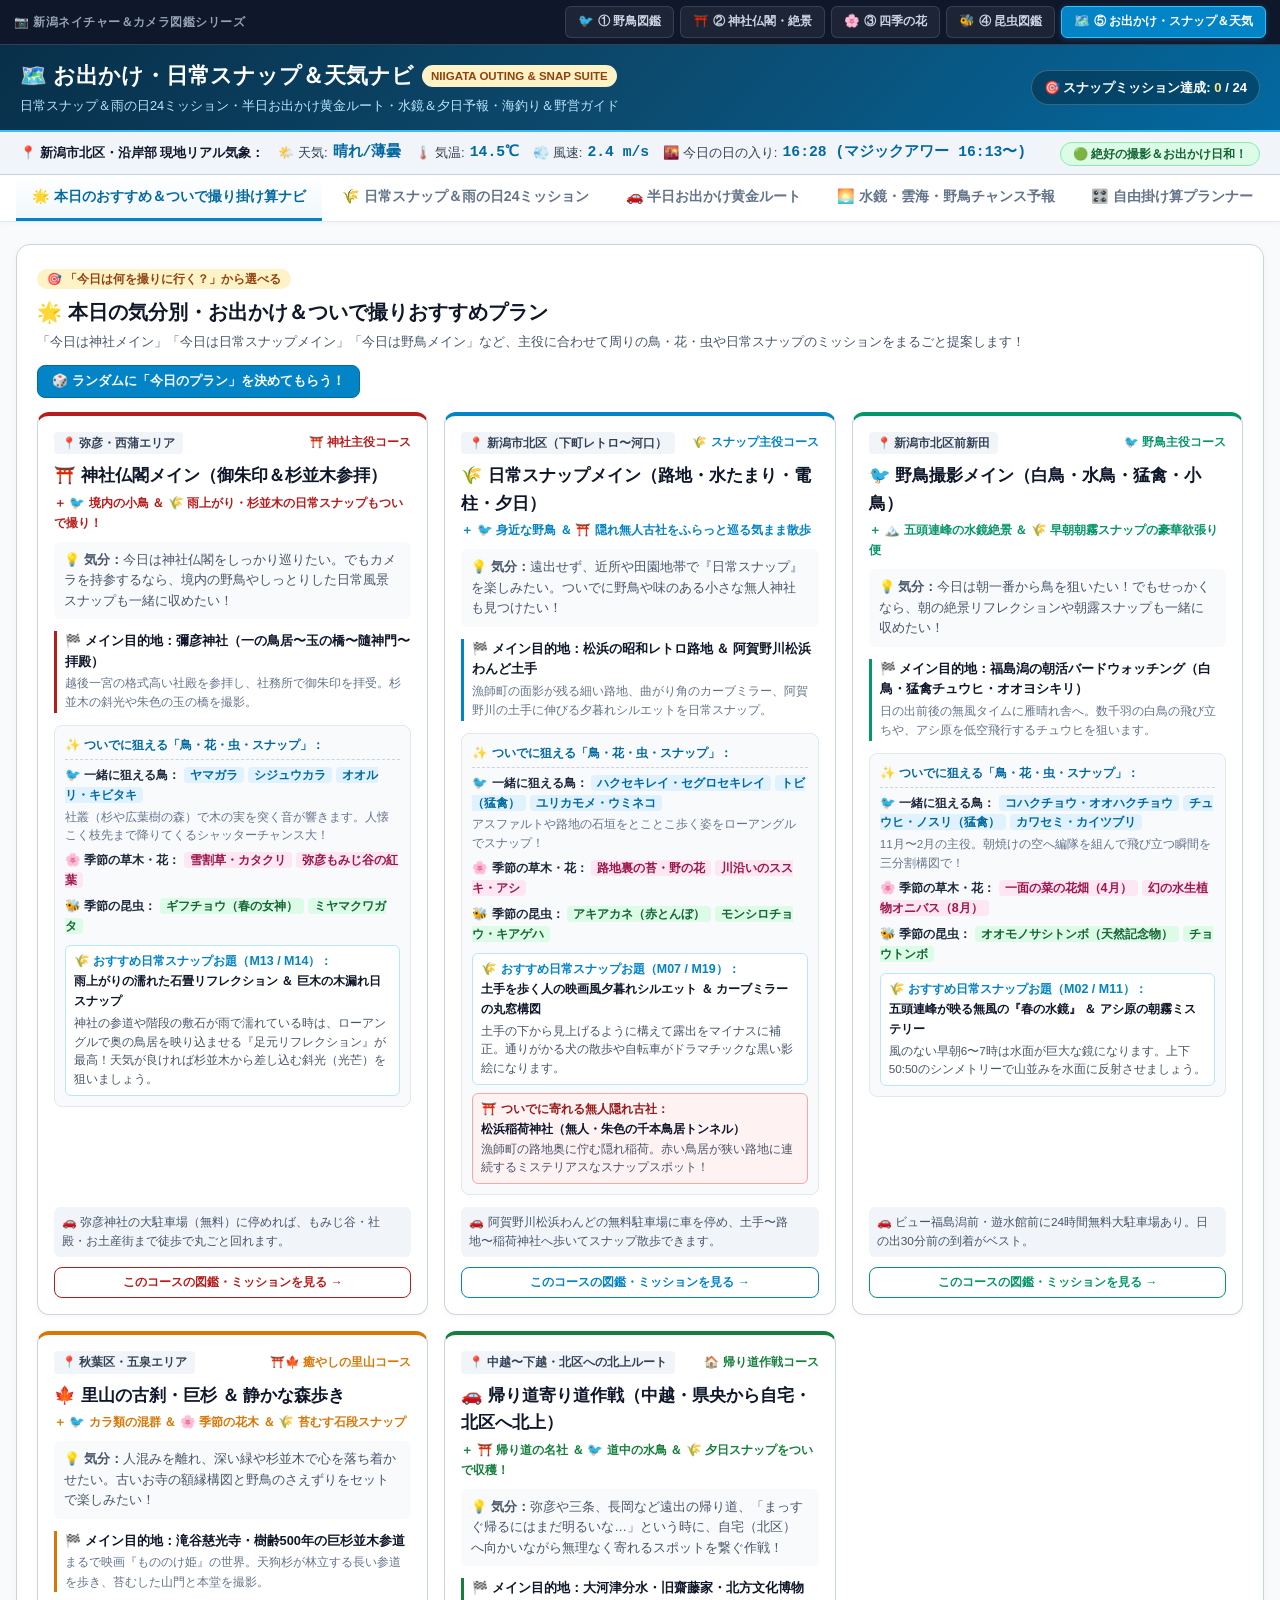
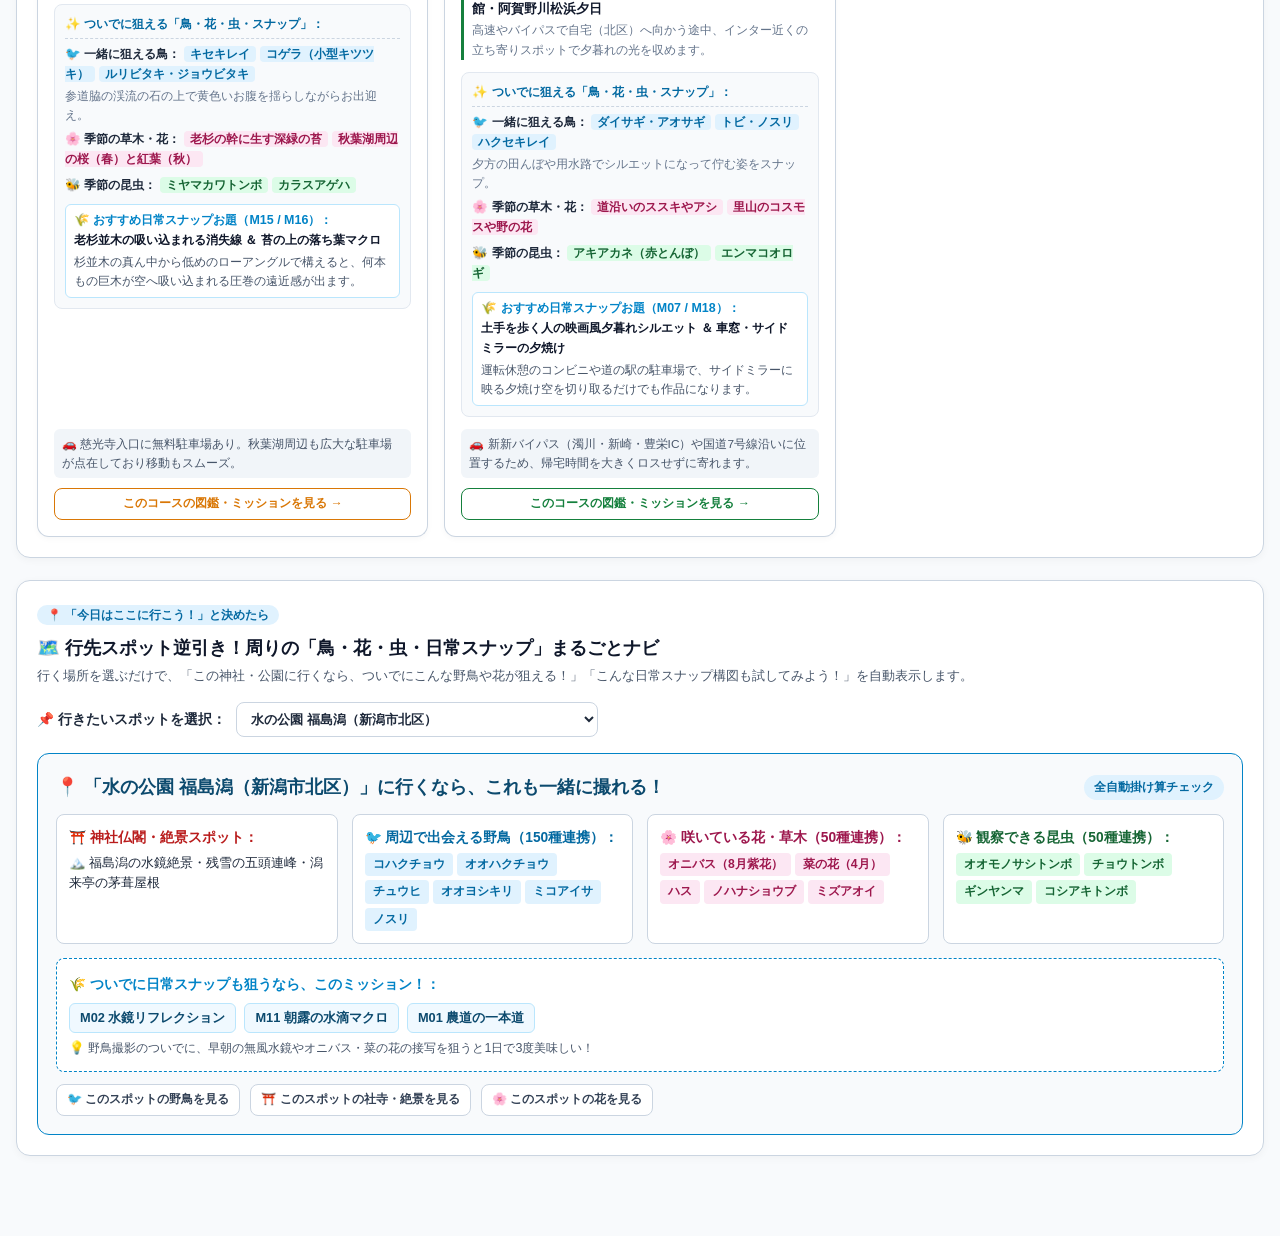
<file: 冒険プランナー＆海釣り天気/index.html>
<!DOCTYPE html>
<html lang="ja">
<head>
  <meta charset="UTF-8" />
  <meta name="viewport" content="width=device-width, initial-scale=1.0" />
  <title>お出かけ・日常スナップ＆天気ナビ｜新潟カメラライフ第5部</title>
  <style>
    :root {
      --primary: #0369a1;
      --primary-dark: #0c4a6e;
      --accent: #d97706;
      --accent-green: #059669;
      --danger: #dc2626;
      --bg: #f8fafc;
      --card-bg: #ffffff;
      --border: #e2e8f0;
      --text: #1e293b;
      --text-muted: #64748b;
    }
    * { box-sizing: border-box; margin: 0; padding: 0; }
    body {
      font-family: -apple-system, BlinkMacSystemFont, "Segoe UI", Roboto, "Hiragino Kaku Gothic ProN", "Yu Gothic", Meiryo, sans-serif;
      background: var(--bg);
      color: var(--text);
      line-height: 1.6;
    }

    /* 5アプリ共通 最上部グローバルスイートナビ */
    .global-suite-nav {
      background: #0f172a;
      border-bottom: 1px solid #334155;
      padding: 6px 14px;
      position: sticky;
      top: 0;
      z-index: 1000;
    }
    .global-suite-inner {
      max-width: 1400px;
      margin: 0 auto;
      display: flex;
      align-items: center;
      justify-content: space-between;
      flex-wrap: wrap;
      gap: 8px;
    }
    .global-suite-brand {
      color: #94a3b8;
      font-size: 0.74rem;
      font-weight: 800;
      letter-spacing: 0.04em;
    }
    .global-suite-links {
      display: flex;
      gap: 6px;
      flex-wrap: wrap;
    }
    .suite-nav-pill {
      text-decoration: none;
      font-size: 0.78rem;
      font-weight: 700;
      padding: 5px 12px;
      border-radius: 6px;
      color: #cbd5e1;
      background: rgba(255, 255, 255, 0.06);
      border: 1px solid rgba(255, 255, 255, 0.12);
      transition: all 0.18s;
      display: inline-flex;
      align-items: center;
      gap: 5px;
    }
    .suite-nav-pill:hover {
      background: rgba(255, 255, 255, 0.15);
      color: #fff;
    }
    .suite-nav-pill.active {
      background: #0284c7;
      color: #ffffff;
      border-color: #38bdf8;
      box-shadow: 0 1px 6px rgba(2, 132, 199, 0.4);
    }

    /* Header (Unified 2nd tier) */
    .app-header {
      background: linear-gradient(135deg, #082f49 0%, #0c4a6e 50%, #0369a1 100%);
      border-bottom: 2px solid #38bdf8;
      padding: 14px 20px;
      color: #fff;
      box-shadow: 0 2px 10px rgba(0,0,0,0.12);
    }
    .header-inner {
      max-width: 1400px;
      margin: 0 auto;
      display: flex;
      justify-content: space-between;
      align-items: center;
      flex-wrap: wrap;
      gap: 12px;
    }
    .brand-title {
      font-size: 1.35rem;
      font-weight: 900;
      color: #ffffff;
      display: flex;
      align-items: center;
      gap: 8px;
      flex-wrap: wrap;
    }
    .brand-badge {
      font-size: 0.72rem;
      background: #fef3c7;
      color: #92400e;
      padding: 2px 9px;
      border-radius: 99px;
      font-weight: 800;
    }
    .brand-sub {
      font-size: 0.8rem;
      color: #bae6fd;
      margin-top: 2px;
    }

    /* Weather Alert HUD Bar */
    .weather-bar {
      background: #f1f5f9;
      border-bottom: 1px solid #cbd5e1;
      padding: 8px 20px;
    }
    .weather-inner {
      max-width: 1400px;
      margin: 0 auto;
      display: flex;
      justify-content: space-between;
      align-items: center;
      flex-wrap: wrap;
      gap: 12px;
    }
    .weather-box {
      display: flex;
      align-items: center;
      gap: 14px;
      flex-wrap: wrap;
    }
    .weather-item {
      display: flex;
      align-items: center;
      gap: 5px;
      font-size: 0.82rem;
      color: #334155;
    }
    .weather-item strong {
      color: #0369a1;
      font-family: monospace;
      font-size: 0.92rem;
    }
    .wind-badge {
      padding: 4px 12px;
      border-radius: 99px;
      font-size: 0.76rem;
      font-weight: 800;
    }
    .wind-good { background: #dcfce7; color: #166534; border: 1px solid #86efac; }
    .wind-warn { background: #fef3c7; color: #92400e; border: 1px solid #fcd34d; }
    .wind-danger { background: #fee2e2; color: #991b1b; border: 1px solid #fca5a5; }

    /* Nav Tabs (Unified 3rd tier white bar with bottom border active) */
    .nav-tabs {
      background: #ffffff;
      border-bottom: 1px solid var(--border);
      padding: 0 16px;
      position: sticky;
      top: 39px;
      z-index: 850;
      box-shadow: 0 1px 4px rgba(0,0,0,0.04);
    }
    .nav-tabs-inner {
      max-width: 1400px;
      margin: 0 auto;
      display: flex;
      gap: 4px;
      overflow-x: auto;
    }
    .nav-tab {
      padding: 12px 16px;
      background: transparent;
      color: #64748b;
      font-size: 0.88rem;
      font-weight: 700;
      border: none;
      border-bottom: 3px solid transparent;
      cursor: pointer;
      white-space: nowrap;
      transition: all 0.2s;
    }
    .nav-tab:hover { background: #f8fafc; color: #0369a1; }
    .nav-tab.active {
      color: #0369a1;
      border-bottom-color: #0284c7;
      background: linear-gradient(to top, rgba(2, 132, 199, 0.06), transparent);
    }

    /* Buttons */
    .btn {
      padding: 7px 14px;
      border-radius: 8px;
      font-size: 0.8rem;
      font-weight: 700;
      cursor: pointer;
      border: 1px solid var(--border);
      background: #fff;
      color: #334155;
      text-decoration: none;
      transition: all 0.2s;
      display: inline-flex;
      align-items: center;
      gap: 5px;
    }
    .btn:hover {
      background: #f1f5f9;
      border-color: #94a3b8;
    }
    .btn-primary {
      background: #0284c7;
      color: #fff;
      border-color: #0369a1;
    }
    .btn-primary:hover {
      background: #0369a1;
      color: #fff;
    }
    .btn-outline {
      background: #fff;
      color: #334155;
      border: 1px solid #cbd5e1;
    }
    .btn-sm {
      padding: 5px 10px;
      font-size: 0.76rem;
    }
    .filter-select {
      padding: 8px 10px;
      border: 1px solid #cbd5e1;
      border-radius: 8px;
      font-size: 0.84rem;
      background: #fff;
      color: #1e293b;
    }

    /* Container */
    .container {
      max-width: 1400px;
      margin: 0 auto;
      padding: 22px 16px 80px;
    }
    .tab-content { display: none; }
    .tab-content.active { display: block; animation: fadeIn 0.2s ease; }
    @keyframes fadeIn {
      from { opacity: 0; transform: translateY(4px); }
      to { opacity: 1; transform: translateY(0); }
    }

    /* Planner Multi-Checkbox Box */
    .planner-box {
      background: var(--card-bg);
      border: 1px solid var(--border);
      border-radius: 14px;
      padding: 20px;
      margin-bottom: 22px;
      box-shadow: 0 2px 8px rgba(0,0,0,0.04);
    }
    .planner-title {
      font-size: 1.05rem;
      font-weight: 800;
      color: #0f172a;
      margin-bottom: 12px;
      display: flex;
      align-items: center;
      gap: 8px;
    }
    .checkbox-grid {
      display: grid;
      grid-template-columns: repeat(auto-fill, minmax(185px, 1fr));
      gap: 10px;
      margin-bottom: 16px;
    }
    .checkbox-pill {
      background: #f8fafc;
      border: 1.5px solid #cbd5e1;
      border-radius: 8px;
      padding: 9px 12px;
      cursor: pointer;
      display: flex;
      align-items: center;
      gap: 8px;
      font-size: 0.84rem;
      font-weight: 700;
      color: #334155;
      transition: all 0.18s;
      user-select: none;
    }
    .checkbox-pill:hover { border-color: #0284c7; color: #0369a1; }
    .checkbox-pill.checked {
      background: #e0f2fe;
      border-color: #0284c7;
      color: #0369a1;
    }

    /* Safety Quick Toggles */
    .safety-toggles {
      display: flex;
      gap: 10px;
      flex-wrap: wrap;
      padding-top: 12px;
      border-top: 1px dashed var(--border);
      align-items: center;
    }
    .toggle-tag {
      font-size: 0.78rem;
      cursor: pointer;
      padding: 5px 12px;
      border-radius: 99px;
      background: #f1f5f9;
      border: 1px solid #cbd5e1;
      color: #475569;
      font-weight: 600;
    }
    .toggle-tag.checked {
      background: #dcfce7;
      color: #166534;
      border-color: #22c55e;
      font-weight: 800;
    }

    /* Spot Cards Grid */
    .spots-grid {
      display: grid;
      grid-template-columns: repeat(auto-fill, minmax(350px, 1fr));
      gap: 18px;
    }
    .spot-card {
      background: var(--card-bg);
      border: 1px solid var(--border);
      border-radius: 14px;
      overflow: hidden;
      box-shadow: 0 2px 8px rgba(0,0,0,0.05);
      transition: transform 0.2s, border-color 0.2s;
      display: flex;
      flex-direction: column;
    }
    .spot-card:hover {
      transform: translateY(-3px);
      border-color: #0284c7;
    }
    .spot-header {
      background: #0f172a;
      color: #fff;
      padding: 13px 16px;
      display: flex;
      justify-content: space-between;
      align-items: center;
    }
    .spot-name {
      font-size: 1.05rem;
      font-weight: 800;
      color: #fff;
    }
    .spot-area {
      font-size: 0.75rem;
      color: #94a3b8;
    }
    .spot-body {
      padding: 15px 16px;
      flex: 1;
      display: flex;
      flex-direction: column;
      gap: 10px;
    }
    .feature-badge-row {
      display: flex;
      gap: 6px;
      flex-wrap: wrap;
    }
    .feat-badge {
      font-size: 0.72rem;
      padding: 2px 8px;
      border-radius: 4px;
      font-weight: 700;
    }
    .feat-bird { background: #ccfbf1; color: #115e59; border: 1px solid #5eead4; }
    .feat-insect { background: #dcfce7; color: #166534; border: 1px solid #86efac; }
    .feat-flora { background: #fce7f3; color: #9d174d; border: 1px solid #f9a8d4; }
    .feat-shrine { background: #fee2e2; color: #991b1b; border: 1px solid #fca5a5; }
    .feat-fish { background: #e0f2fe; color: #075985; border: 1px solid #7dd3fc; }
    .feat-camp { background: #fef3c7; color: #92400e; border: 1px solid #fcd34d; }

    .spot-detail-box {
      background: #f8fafc;
      border: 1px solid #e2e8f0;
      border-radius: 8px;
      padding: 9px 12px;
      font-size: 0.79rem;
      color: #334155;
      line-height: 1.5;
    }
    .spot-safety-row {
      display: grid;
      grid-template-columns: repeat(3, 1fr);
      gap: 6px;
      text-align: center;
      font-size: 0.72rem;
      margin-top: 2px;
    }
    .safety-item {
      background: #f1f5f9;
      padding: 5px 6px;
      border-radius: 6px;
      border: 1px solid #cbd5e1;
      color: #334155;
    }

    /* Fish Dex Grid */
    .fish-grid {
      display: grid;
      grid-template-columns: repeat(auto-fill, minmax(320px, 1fr));
      gap: 18px;
    }
    .fish-card {
      background: var(--card-bg);
      border: 1px solid var(--border);
      border-radius: 14px;
      padding: 16px 18px;
      box-shadow: 0 2px 8px rgba(0,0,0,0.05);
    }
    .fish-card.is-danger {
      border: 2px solid #dc2626;
      background: #fef2f2;
    }
    .fish-title-row {
      display: flex;
      justify-content: space-between;
      align-items: flex-start;
      margin-bottom: 8px;
    }
    .fish-name {
      font-size: 1.08rem;
      font-weight: 800;
      color: #0369a1;
    }
    .fish-card.is-danger .fish-name {
      color: #b91c1c;
    }
    .fish-cat-tag {
      font-size: 0.72rem;
      background: #f1f5f9;
      border: 1px solid #cbd5e1;
      padding: 2px 8px;
      border-radius: 99px;
      color: #475569;
      font-weight: 700;
    }

    /* Manual Tab */
    .manual-card {
      background: var(--card-bg);
      border: 1px solid var(--border);
      border-radius: 14px;
      padding: 20px;
      margin-bottom: 18px;
      box-shadow: 0 2px 8px rgba(0,0,0,0.04);
    }
    .manual-card h3 {
      font-size: 1.1rem;
      color: #0369a1;
      margin-bottom: 10px;
      display: flex;
      align-items: center;
      gap: 8px;
    }
    .manual-card p, .manual-card li {
      font-size: 0.88rem;
      color: #334155;
      line-height: 1.7;
    }
    .manual-card ul {
      padding-left: 20px;
      margin-top: 8px;
    }
  </style>
</head>
<body>

  <!-- 5アプリ共通 最上部グローバルナビ（1番手〜5番手固定順） -->
  <div class="global-suite-nav">
    <div class="global-suite-inner">
      <div class="global-suite-brand">📷 新潟ネイチャー＆カメラ図鑑シリーズ</div>
      <div class="global-suite-links">
        <a href="../index.html" class="suite-nav-pill">🐦 ① 野鳥図鑑</a>
        <a href="../神社仏閣・絶景・花図鑑/index.html" class="suite-nav-pill">⛩️ ② 神社仏閣・絶景</a>
        <a href="../四季の花・草木図鑑/index.html" class="suite-nav-pill">🌸 ③ 四季の花</a>
        <a href="../昆虫図鑑/index.html" class="suite-nav-pill">🐝 ④ 昆虫図鑑</a>
        <a href="index.html" class="suite-nav-pill active">🗺️ ⑤ お出かけ・スナップ＆天気</a>
      </div>
    </div>
  </div>

  <!-- Header (Unified 2nd tier) -->
  <header class="app-header">
    <div class="header-inner">
      <div>
        <div class="brand-title">
          <span>🗺️ お出かけ・日常スナップ＆天気ナビ</span>
          <span class="brand-badge">NIIGATA OUTING & SNAP SUITE</span>
        </div>
        <div class="brand-sub">日常スナップ＆雨の日24ミッション・半日お出かけ黄金ルート・水鏡＆夕日予報・海釣り＆野営ガイド</div>
      </div>
      <div style="display:flex; align-items:center; gap:10px; flex-wrap:wrap;">
        <div style="background:rgba(0,0,0,0.28); border:1px solid rgba(255,255,255,0.2); padding:6px 12px; border-radius:99px; font-size:0.82rem; font-weight:700;">
          🎯 スナップミッション達成: <strong id="hdr-snap-count" style="color:#fde68a;">0</strong> / 24
        </div>
      </div>
    </div>
  </header>

  <!-- Weather Alert Bar -->
  <div class="weather-bar">
    <div class="weather-inner">
      <div class="weather-box">
        <span style="font-weight:800; font-size:0.82rem; color:#0f172a;">📍 新潟市北区・沿岸部 現地リアル気象：</span>
        <div class="weather-item">🌤️ 天気: <strong id="w-weather">晴れ/薄曇</strong></div>
        <div class="weather-item">🌡️ 気温: <strong id="w-temp">14.5℃</strong></div>
        <div class="weather-item">💨 風速: <strong id="w-wind">2.4 m/s</strong></div>
        <div class="weather-item">🌇 今日の日の入り: <strong id="w-sunset">--:--</strong></div>
      </div>
      <div>
        <span class="wind-badge wind-good" id="w-rating">🟢 絶好の撮影＆お出かけ日和！</span>
      </div>
    </div>
  </div>

  <!-- Nav Tabs (Unified 3rd tier) -->
  <nav class="nav-tabs">
    <div class="nav-tabs-inner">
      <button class="nav-tab active" onclick="PlannerApp.switchTab('today')">🌟 本日のおすすめ＆ついで撮り掛け算ナビ</button>
      <button class="nav-tab" onclick="PlannerApp.switchTab('snap')">🌾 日常スナップ＆雨の日24ミッション</button>
      <button class="nav-tab" onclick="PlannerApp.switchTab('routes')">🚗 半日お出かけ黄金ルート</button>
      <button class="nav-tab" onclick="PlannerApp.switchTab('forecast')">🌅 水鏡・雲海・野鳥チャンス予報</button>
      <button class="nav-tab" onclick="PlannerApp.switchTab('planner')">🎛️ 自由掛け算プランナー</button>
      <button class="nav-tab" onclick="PlannerApp.switchTab('fish')">🐟 海釣り＆魚図鑑（13種）</button>
      <button class="nav-tab" onclick="PlannerApp.switchTab('manual')">⛺ 安全野営＆車中泊マニュアル</button>
    </div>
  </nav>

  <main class="container">
    <!-- ==================== TAB 0: 本日のおすすめ＆ついで撮り掛け算ナビ ==================== -->
    <section id="tab-today" class="tab-content active">
      <!-- 1. 気分・目的別コース（プリセット提案） -->
      <div style="background:#ffffff; border:1px solid #cbd5e1; border-radius:14px; padding:20px; margin-bottom:22px; box-shadow:0 2px 8px rgba(0,0,0,0.04);">
        <div style="display:flex; justify-content:space-between; align-items:flex-start; flex-wrap:wrap; gap:12px; margin-bottom:14px;">
          <div>
            <span style="background:#fef3c7; color:#92400e; font-size:0.74rem; font-weight:800; padding:3px 10px; border-radius:99px;">🎯 「今日は何を撮りに行く？」から選べる</span>
            <h2 style="font-size:1.25rem; font-weight:900; margin-top:6px; color:#0f172a;">🌟 本日の気分別・お出かけ＆ついで撮りおすすめプラン</h2>
            <p style="font-size:0.84rem; color:#475569; margin-top:3px;">
              「今日は神社メイン」「今日は日常スナップメイン」「今日は野鳥メイン」など、主役に合わせて周りの鳥・花・虫や日常スナップのミッションをまるごと提案します！
            </p>
          </div>
          <button class="btn btn-primary" onclick="PlannerApp.spinRandomPlan()">
            🎲 ランダムに「今日のプラン」を決めてもらう！
          </button>
        </div>

        <div id="recommended-plans-grid" style="display:grid; grid-template-columns:repeat(auto-fit, minmax(320px, 1fr)); gap:16px;"></div>
      </div>

      <!-- 2. 行先から逆引き！まるごと掛け算ナビ -->
      <div style="background:#ffffff; border:1px solid #cbd5e1; border-radius:14px; padding:20px; box-shadow:0 2px 8px rgba(0,0,0,0.04);">
        <div style="margin-bottom:16px;">
          <span style="background:#e0f2fe; color:#0369a1; font-size:0.74rem; font-weight:800; padding:3px 10px; border-radius:99px;">📍 「今日はここに行こう！」と決めたら</span>
          <h3 style="font-size:1.15rem; font-weight:900; margin-top:6px; color:#0f172a;">🗺️ 行先スポット逆引き！周りの「鳥・花・虫・日常スナップ」まるごとナビ</h3>
          <p style="font-size:0.84rem; color:#475569; margin-top:3px;">
            行く場所を選ぶだけで、「この神社・公園に行くなら、ついでにこんな野鳥や花が狙える！」「こんな日常スナップ構図も試してみよう！」を自動表示します。
          </p>
        </div>

        <div style="margin-bottom:16px; display:flex; align-items:center; gap:10px; flex-wrap:wrap;">
          <label style="font-size:0.86rem; font-weight:800; color:#1e293b;">📌 行きたいスポットを選択：</label>
          <select id="select-cross-spot" class="filter-select" style="min-width:280px; font-weight:700;" onchange="PlannerApp.renderSelectedCrossSpot(this.value)">
            <!-- JSで動的生成 -->
          </select>
        </div>

        <div id="cross-spot-result-box"></div>
      </div>
    </section>

    <!-- ==================== TAB 1: 日常スナップ＆雨の日24ミッション ==================== -->
    <section id="tab-snap" class="tab-content">
      <div style="background:#ffffff; border:1px solid #cbd5e1; border-radius:14px; padding:20px; margin-bottom:18px; box-shadow:0 2px 8px rgba(0,0,0,0.04);">
        <div style="display:flex; justify-content:space-between; align-items:flex-start; flex-wrap:wrap; gap:14px;">
          <div>
            <span style="background:#e0f2fe; color:#0369a1; font-size:0.74rem; font-weight:800; padding:3px 10px; border-radius:99px;">🌦️ 雨の日・曇りの日・ご近所散歩が宝の山になる！</span>
            <h2 style="font-size:1.25rem; font-weight:900; margin-top:6px; color:#0f172a;">🌾 新潟の日常スナップ＆天候別・24の撮影ミッション</h2>
            <p style="font-size:0.84rem; color:#475569; margin-top:4px;">
              遠くの名所へ行かない日でも、雨上がりの水たまりリフレクションや夕暮れのマジックアワーなど、カメラが10倍楽しくなる練習テーマ集です。
            </p>
          </div>
          <!-- 🌇 新潟市リアルタイム日の入り＆マジックアワー計 -->
          <div id="niigata-sunset-widget" style="background:#0f172a; color:#f8fafc; border:1px solid #334155; border-radius:12px; padding:12px 16px; min-width:270px;"></div>
        </div>

        <!-- 🎲 ランダム撮影お題ガチャ＆進捗バー -->
        <div style="margin-top:16px; padding-top:14px; border-top:1px solid #e2e8f0; display:flex; align-items:center; justify-content:space-between; flex-wrap:wrap; gap:12px;">
          <div style="display:flex; align-items:center; gap:10px; flex-wrap:wrap;">
            <button class="btn btn-primary" onclick="PlannerApp.spinMissionGacha()">
              🎲 今日なにする？気まぐれ撮影ガチャを回す！
            </button>
            <span id="mission-progress-text" style="font-size:0.84rem; font-weight:800; color:#0369a1;">ミッション達成: 0 / 24 (0%)</span>
          </div>
          <div style="display:flex; gap:6px; flex-wrap:wrap;" id="planner-mission-filters">
            <button class="btn btn-sm btn-primary" data-cat="all" onclick="PlannerApp.filterMissions('all')">すべて (24)</button>
            <button class="btn btn-sm" data-cat="rain" onclick="PlannerApp.filterMissions('rain')" style="background:#e0f2fe; color:#0369a1; border:1.5px solid #0284c7; font-weight:800;">☔ 雨の日・車内撮影 (6)</button>
            <button class="btn btn-sm" data-cat="paddy" onclick="PlannerApp.filterMissions('paddy')">🌾 田んぼ・農道 (6)</button>
            <button class="btn btn-sm" data-cat="river" onclick="PlannerApp.filterMissions('river')">🏞️ 河川敷・土手 (6)</button>
            <button class="btn btn-sm" data-cat="coast" onclick="PlannerApp.filterMissions('coast')">🌊 海岸・防風林 (6)</button>
          </div>
        </div>

        <!-- ガチャ結果表示ボックス -->
        <div id="mission-gacha-result" style="display:none; margin-top:14px; background:#f0f9ff; color:#0f172a; border-radius:12px; padding:16px; border:2px solid #0284c7;"></div>
      </div>

      <!-- 24ミッションカード一覧 -->
      <div id="snap-missions-grid" style="display:grid; grid-template-columns:repeat(auto-fill, minmax(340px, 1fr)); gap:16px;"></div>
    </section>

    <!-- ==================== TAB 2: 半日お出かけ黄金ルート ==================== -->
    <section id="tab-routes" class="tab-content">
      <div id="planner-routes-box"></div>
    </section>

    <!-- ==================== TAB 3: 水鏡・雲海・野鳥チャンス予報 ==================== -->
    <section id="tab-forecast" class="tab-content">
      <div id="planner-forecast-box"></div>
    </section>

    <!-- ==================== TAB 4: スポット掛け算プランナー ==================== -->
    <section id="tab-planner" class="tab-content">
      <div class="planner-box">
        <div class="planner-title">
          <span>✨ 今日の目的を自由に掛け算！（複数チェックで合致するスポットを表示）</span>
        </div>

        <div class="checkbox-grid">
          <label class="checkbox-pill" onclick="PlannerApp.toggleFeat('bird', this)">
            <span>🐦 野鳥撮影（150種）</span>
          </label>
          <label class="checkbox-pill" onclick="PlannerApp.toggleFeat('shrine', this)">
            <span>⛩️ 神社仏閣・絶景（80選）</span>
          </label>
          <label class="checkbox-pill" onclick="PlannerApp.toggleFeat('flora', this)">
            <span>🌸 四季の花・草木（50種）</span>
          </label>
          <label class="checkbox-pill" onclick="PlannerApp.toggleFeat('insect', this)">
            <span>🐝 昆虫採集・撮影（50種）</span>
          </label>
          <label class="checkbox-pill" onclick="PlannerApp.toggleFeat('fishing', this)">
            <span>🎣 海釣り・投げ釣り</span>
          </label>
          <label class="checkbox-pill checked" onclick="PlannerApp.toggleFeat('camp_day', this)">
            <span>⛺ タープ・野営・外ご飯</span>
          </label>
          <label class="checkbox-pill" onclick="PlannerApp.toggleFeat('camp_night_car', this)">
            <span>🚗 車中泊・1泊キャンプ</span>
          </label>
        </div>

        <div class="safety-toggles">
          <span style="font-size:0.78rem; font-weight:700; color:#475569;">🛡️ 安全こだわりフィルター：</span>
          <span class="toggle-tag" id="tog-nosalt" onclick="PlannerApp.toggleSafety('nosalt')">潮風・塩害ゼロ（カメラ完全安心）</span>
          <span class="toggle-tag" id="tog-nobear" onclick="PlannerApp.toggleSafety('nobear')">クマの心配ゼロ（平野・管理地）</span>
          <span class="toggle-tag" id="tog-toilet" onclick="PlannerApp.toggleSafety('toilet')">24時間水洗トイレあり</span>
        </div>
      </div>

      <!-- Results Count -->
      <div style="display:flex; justify-content:space-between; align-items:center; margin-bottom:16px;">
        <span style="font-size:0.9rem; font-weight:700; color:#334155;">
          🎯 条件にマッチしたスポット： <strong id="match-count" style="color:#0284c7; font-size:1.15rem;">0</strong> 件
        </span>
        <button class="btn btn-sm" onclick="PlannerApp.resetFilter()">↺ 条件をリセット</button>
      </div>

      <!-- Spots Grid -->
      <div class="spots-grid" id="spots-grid"></div>
    </section>

    <!-- ==================== TAB 5: にいがた海釣り＆魚図鑑 ==================== -->
    <section id="tab-fish" class="tab-content">
      <div style="background:#ffffff; border-radius:12px; padding:16px 20px; margin-bottom:18px; border:1px solid #cbd5e1;">
        <h3 style="font-size:1.1rem; color:#0369a1; margin-bottom:4px;">🎣 にいがた沿岸＆河川 釣れる魚図鑑（13種＋毒魚注意報）</h3>
        <p style="font-size:0.84rem; color:#475569;">
          砂浜からのシロギス投げ釣り、河口のハゼ、堤防のアジや根魚。美味しい食べ方と【触るな危険な毒魚アラート】を網羅！
        </p>
      </div>

      <div class="fish-grid" id="fish-grid"></div>
    </section>

    <!-- ==================== TAB 6: 安全野営＆車中泊マニュアル ==================== -->
    <section id="tab-manual" class="tab-content">
      <div style="max-width:900px; margin:0 auto;">
        <div class="manual-card">
          <h3>⛺ 初心者でも絶対失敗しない！タープ設営＆外ご飯の極意</h3>
          <ul>
            <li><strong>普通のペグは砂浜に刺さらない！「砂袋ペグ」の知恵</strong><br>
              砂浜では付属の金属ペグはスカスカで一瞬で抜けます。コンビニ袋に砂をぎっしり詰めてロープを結び、砂の中に深く埋めるだけで、強風でもビクともしない最強の重りになります！
            </li>
            <li><strong>初心者は「片側地面ペタ付け（シェルター張り）」が安全</strong><br>
              高く張り上げると風をまともに受けて倒壊します。風が吹いてくる側を地面スレスレに下げて張ることで、風を綺麗に逃がして快適なプライベート空間を作れます。
            </li>
            <li><strong>バーナー調理のコツ</strong><br>
              風防（アルミの風よけプレート）が必須です。風があると火が流れてお湯が沸きません。
            </li>
          </ul>
        </div>

        <div class="manual-card">
          <h3>🚗 車中泊・1泊を快適にする「三種の神器」</h3>
          <ul>
            <li><strong>① フルフラット用マット（段差埋め）</strong><br>
              シートを倒しただけでは腰が痛くなります。厚さ5〜8cmのインフレーターマットを敷くだけで自宅のベッド並みに熟睡できます。
            </li>
            <li><strong>② 遮光サンシェード（全窓目隠し）</strong><br>
              外からの視線を遮るプライバシー保護と、朝日の眩しさ防止、冬の結露・冷気遮断に絶対不可欠です。
            </li>
            <li><strong>③ LEDランタン（車内火気厳禁！）</strong><br>
              車内でガスバーナーや炭を使うと一酸化炭素中毒で命を落とします。車内調理は厳禁、明かりは必ずLEDを使いましょう。
            </li>
          </ul>
        </div>

        <div class="manual-card">
          <h3>🛡️ 海岸・自然地帯の絶対マナー</h3>
          <ul>
            <li><strong>ゴミは100%持ち帰り</strong>（釣り糸や針は海鳥の足に絡まるため絶対に落とさない！）</li>
            <li><strong>直火（砂の上の直焼き）禁止</strong>（必ず焚き火台やバーナーを使用）</li>
            <li><strong>車を砂浜に突っ込まない</strong>（四駆でもスタックしてJAF案件が多発しています。必ず舗装駐車場に停めましょう）</li>
          </ul>
        </div>
      </div>
    </section>
  </main>

  <!-- Scripts -->
  <script src="../js/data-fish-camp.js"></script>
  <script src="../神社仏閣・絶景・花図鑑/js/data-snap-missions.js"></script>
  <script src="../js/data-today-outing-recommends.js"></script>
  <script src="../神社仏閣・絶景・花図鑑/js/camera-enjoy-suite.js"></script>
  <script>
    const SNAP_STORAGE_KEY = "niigata_snap_missions_completed_v1";

    const PlannerApp = {
      state: {
        activeTab: 'today',
        missionFilter: 'all',
        completedMissions: {},
        selectedFeats: new Set(['camp_day']),
        safetyNosalt: false,
        safetyNobear: false,
        safetyToilet: false
      },

      init() {
        this.loadCompletedMissions();
        this.fetchRealWeather();
        this.renderSunsetWidget();
        this.renderTodayRecommends();
        this.renderCrossSpotSelect();
        this.renderMissions();
        this.renderRoutesAndForecast();
        this.renderPlanner();
        this.renderFish();
      },

      renderTodayRecommends() {
        const plans = window.NIIGATA_RECOMMENDED_PLANS || [];
        const grid = document.getElementById("recommended-plans-grid");
        if (!grid) return;

        grid.innerHTML = plans.map(p => `
          <div style="background:#fff; border:1.5px solid #cbd5e1; border-top:4px solid ${p.accentColor}; border-radius:12px; padding:16px; display:flex; flex-direction:column; box-shadow:0 2px 6px rgba(0,0,0,0.03);">
            <div style="display:flex; justify-content:space-between; align-items:center; margin-bottom:8px;">
              <span style="font-size:0.72rem; font-weight:800; background:#f1f5f9; color:#334155; padding:2px 8px; border-radius:4px;">📍 ${p.area}</span>
              <span style="font-size:0.74rem; font-weight:800; color:${p.accentColor};">${p.badge}</span>
            </div>

            <h3 style="font-size:1.08rem; font-weight:900; color:#0f172a; margin-bottom:4px;">${p.theme}</h3>
            <div style="font-size:0.78rem; font-weight:700; color:${p.accentColor}; margin-bottom:8px;">${p.subTheme}</div>
            <p style="font-size:0.8rem; color:#475569; margin-bottom:12px; background:#f8fafc; padding:8px 10px; border-radius:6px;">
              💡 <strong>気分：</strong>${p.targetMood}
            </p>

            <div style="margin-bottom:12px; font-size:0.8rem; border-left:3px solid ${p.accentColor}; padding-left:8px;">
              <strong style="color:#0f172a;">🏁 メイン目的地：${p.mainDestination.title}</strong>
              <div style="font-size:0.76rem; color:#64748b; margin-top:2px;">${p.mainDestination.desc}</div>
            </div>

            <!-- ついで撮り掛け算リスト -->
            <div style="background:#f8fafc; border:1px solid #e2e8f0; border-radius:8px; padding:10px; margin-bottom:12px; display:flex; flex-direction:column; gap:6px; font-size:0.78rem;">
              <div style="font-weight:800; color:#0369a1; border-bottom:1px dashed #cbd5e1; padding-bottom:3px;">
                ✨ ついでに狙える「鳥・花・虫・スナップ」：
              </div>
              <div>
                <strong>🐦 一緒に狙える鳥：</strong>
                ${p.linkedItems.birds.map(b => `<span style="background:#e0f2fe; color:#0369a1; padding:1px 6px; border-radius:4px; font-weight:700; margin-right:4px;">${b.name}</span>`).join("")}
                <div style="font-size:0.73rem; color:#64748b; margin-top:2px;">${p.linkedItems.birds[0].desc}</div>
              </div>

              <div>
                <strong>🌸 季節の草木・花：</strong>
                ${p.linkedItems.flora.map(f => `<span style="background:#fce7f3; color:#9d174d; padding:1px 6px; border-radius:4px; font-weight:700; margin-right:4px;">${f.name}</span>`).join("")}
              </div>

              <div>
                <strong>🐝 季節の昆虫：</strong>
                ${p.linkedItems.insects.map(i => `<span style="background:#dcfce7; color:#166534; padding:1px 6px; border-radius:4px; font-weight:700; margin-right:4px;">${i.name}</span>`).join("")}
              </div>

              <div style="background:#fff; border:1px solid #bae6fd; border-radius:6px; padding:6px 8px; margin-top:2px;">
                <strong style="color:#0284c7;">🌾 おすすめ日常スナップお題（${p.linkedItems.snapMission.code}）：</strong>
                <div style="font-weight:700; color:#0f172a;">${p.linkedItems.snapMission.title}</div>
                <div style="font-size:0.73rem; color:#475569; margin-top:2px;">${p.linkedItems.snapMission.tip}</div>
              </div>

              ${p.linkedItems.nearbyHiddenShrine ? `
                <div style="background:#fef2f2; border:1px solid #fca5a5; border-radius:6px; padding:6px 8px; margin-top:2px;">
                  <strong style="color:#991b1b;">⛩️ ついでに寄れる無人隠れ古社：</strong>
                  <div style="font-weight:700; color:#0f172a;">${p.linkedItems.nearbyHiddenShrine.name}</div>
                  <div style="font-size:0.73rem; color:#475569;">${p.linkedItems.nearbyHiddenShrine.desc}</div>
                </div>
              ` : ''}
            </div>

            <div style="margin-top:auto; font-size:0.74rem; color:#475569; background:#f1f5f9; padding:6px 8px; border-radius:6px; margin-bottom:10px;">
              ${p.driveTip}
            </div>

            <a href="${p.mainDestination.link}" class="btn btn-sm btn-outline" style="justify-content:center; font-weight:800; border-color:${p.accentColor}; color:${p.accentColor};">
              このコースの図鑑・ミッションを見る →
            </a>
          </div>
        `).join("");
      },

      spinRandomPlan() {
        const plans = window.NIIGATA_RECOMMENDED_PLANS || [];
        if (!plans.length) return;
        const pick = plans[Math.floor(Math.random() * plans.length)];
        alert(`🎲 本日のおすすめプラン抽選結果！\n\n【${pick.theme}】\n📍 行先：${pick.spotName}\n💡 目的：${pick.subTheme}\n\n「${pick.mainDestination.title}」をチェックしてみてください！`);
      },

      renderCrossSpotSelect() {
        const spots = window.NIIGATA_SPOT_CROSS_DEX || [];
        const sel = document.getElementById("select-cross-spot");
        if (!sel) return;

        sel.innerHTML = spots.map(s => `
          <option value="${s.id}">${s.name}</option>
        `).join("");

        if (spots.length > 0) {
          this.renderSelectedCrossSpot(spots[0].id);
        }
      },

      renderSelectedCrossSpot(spotId) {
        const spots = window.NIIGATA_SPOT_CROSS_DEX || [];
        const s = spots.find(x => x.id === spotId) || spots[0];
        const box = document.getElementById("cross-spot-result-box");
        if (!box || !s) return;

        box.innerHTML = `
          <div style="background:#f8fafc; border:1.5px solid #0284c7; border-radius:12px; padding:18px;">
            <div style="display:flex; justify-content:space-between; align-items:center; flex-wrap:wrap; gap:8px; margin-bottom:12px;">
              <h4 style="font-size:1.15rem; font-weight:900; color:#0c4a6e;">📍 「${s.name}」に行くなら、これも一緒に撮れる！</h4>
              <span style="background:#e0f2fe; color:#0369a1; font-size:0.75rem; font-weight:800; padding:3px 10px; border-radius:99px;">全自動掛け算チェック</span>
            </div>

            <div style="display:grid; grid-template-columns:repeat(auto-fit, minmax(260px, 1fr)); gap:14px; margin-bottom:14px;">
              <div style="background:#fff; border:1px solid #cbd5e1; border-radius:8px; padding:12px;">
                <strong style="color:#b91c1c; font-size:0.86rem; display:block; margin-bottom:4px;">⛩️ 神社仏閣・絶景スポット：</strong>
                <div style="font-size:0.82rem; color:#1e293b; line-height:1.5;">${s.shrineScenery}</div>
              </div>

              <div style="background:#fff; border:1px solid #cbd5e1; border-radius:8px; padding:12px;">
                <strong style="color:#0369a1; font-size:0.86rem; display:block; margin-bottom:4px;">🐦 周辺で出会える野鳥（150種連携）：</strong>
                <div style="display:flex; gap:4px; flex-wrap:wrap; margin-top:4px;">
                  ${s.birds.map(b => `<span style="background:#e0f2fe; color:#0369a1; font-size:0.76rem; font-weight:700; padding:2px 8px; border-radius:4px;">${b}</span>`).join("")}
                </div>
              </div>

              <div style="background:#fff; border:1px solid #cbd5e1; border-radius:8px; padding:12px;">
                <strong style="color:#9d174d; font-size:0.86rem; display:block; margin-bottom:4px;">🌸 咲いている花・草木（50種連携）：</strong>
                <div style="display:flex; gap:4px; flex-wrap:wrap; margin-top:4px;">
                  ${s.flora.map(f => `<span style="background:#fce7f3; color:#9d174d; font-size:0.76rem; font-weight:700; padding:2px 8px; border-radius:4px;">${f}</span>`).join("")}
                </div>
              </div>

              <div style="background:#fff; border:1px solid #cbd5e1; border-radius:8px; padding:12px;">
                <strong style="color:#166534; font-size:0.86rem; display:block; margin-bottom:4px;">🐝 観察できる昆虫（50種連携）：</strong>
                <div style="display:flex; gap:4px; flex-wrap:wrap; margin-top:4px;">
                  ${s.insects.map(i => `<span style="background:#dcfce7; color:#166534; font-size:0.76rem; font-weight:700; padding:2px 8px; border-radius:4px;">${i}</span>`).join("")}
                </div>
              </div>
            </div>

            <!-- ついでに狙える日常スナップミッション -->
            <div style="background:#ffffff; border:1.5px dashed #0284c7; border-radius:8px; padding:12px; margin-bottom:12px;">
              <strong style="color:#0284c7; font-size:0.86rem;">🌾 ついでに日常スナップも狙うなら、このミッション！：</strong>
              <div style="display:flex; gap:8px; flex-wrap:wrap; margin-top:6px;">
                ${s.snapRecommends.map(m => `<span style="background:#f0f9ff; color:#0c4a6e; font-size:0.8rem; font-weight:800; padding:4px 10px; border-radius:6px; border:1px solid #bae6fd;">${m}</span>`).join("")}
              </div>
              <p style="font-size:0.78rem; color:#475569; margin-top:6px;">💡 ${s.tip}</p>
            </div>

            <div style="display:flex; gap:10px; flex-wrap:wrap;">
              <a href="../index.html?spot=${s.id}" class="btn btn-sm btn-outline">🐦 このスポットの野鳥を見る</a>
              <a href="../神社仏閣・絶景・花図鑑/index.html?spot=${s.id}" class="btn btn-sm btn-outline">⛩️ このスポットの社寺・絶景を見る</a>
              <a href="../四季の花・草木図鑑/index.html?spot=${s.id}" class="btn btn-sm btn-outline">🌸 このスポットの花を見る</a>
            </div>
          </div>
        `;
      },

      loadCompletedMissions() {
        try {
          // 神社仏閣側でチェックしていたミッション達成状況とも連動
          const raw = localStorage.getItem(SNAP_STORAGE_KEY);
          if (raw) {
            this.state.completedMissions = JSON.parse(raw) || {};
          }
        } catch (_) {}
      },

      saveCompletedMissions() {
        try {
          localStorage.setItem(SNAP_STORAGE_KEY, JSON.stringify(this.state.completedMissions));
        } catch (_) {}
      },

      switchTab(tabId) {
        this.state.activeTab = tabId;
        document.querySelectorAll('.nav-tab').forEach(t => t.classList.remove('active'));
        document.querySelectorAll('.tab-content').forEach(c => c.classList.remove('active'));

        const btn = document.querySelector(`.nav-tab[onclick*="'${tabId}'"]`);
        if (btn) btn.classList.add('active');

        const tab = document.getElementById(`tab-${tabId}`);
        if (tab) tab.classList.add('active');
      },

      renderSunsetWidget() {
        const wEl = document.getElementById("niigata-sunset-widget");
        if (!wEl || !window.calculateNiigataSunset) return;
        const now = new Date();
        const info = window.calculateNiigataSunset(now);
        const sunsetHud = document.getElementById("w-sunset");
        if (sunsetHud) sunsetHud.textContent = `${info.sunsetTimeStr} (マジックアワー ${info.magicStartStr}〜)`;

        const m = now.getMonth() + 1;
        const d = now.getDate();
        wEl.innerHTML = `
          <div style="font-size:0.75rem; color:#fde68a; font-weight:800;">🌇 新潟市・本日の夕日＆マジックアワー計（${m}月${d}日）</div>
          <div style="display:flex; gap:14px; align-items:baseline; margin-top:4px;">
            <div><span style="font-size:0.74rem; color:#cbd5e1;">日没目安:</span> <strong style="font-size:1.15rem; color:#fff;">${info.sunsetTimeStr}</strong></div>
            <div><span style="font-size:0.74rem; color:#cbd5e1;">黄金タイム:</span> <strong style="font-size:0.95rem; color:#fbbf24;">${info.magicStartStr}〜${info.magicEndStr}</strong></div>
          </div>
          <div style="font-size:0.72rem; color:#94a3b8; margin-top:3px;">📍 島見浜・関屋分水・阿賀野川河口での夕日撮影目安</div>
        `;
      },

      filterMissions(cat) {
        this.state.missionFilter = cat;
        const filterBtns = document.querySelectorAll('#planner-mission-filters .btn');
        filterBtns.forEach(btn => {
          if (btn.getAttribute('data-cat') === cat) {
            btn.classList.add('btn-primary');
          } else {
            btn.classList.remove('btn-primary');
          }
        });
        this.renderMissions();
      },

      toggleMissionDone(mId) {
        this.state.completedMissions[mId] = !this.state.completedMissions[mId];
        this.saveCompletedMissions();
        this.renderMissions();
      },

      spinMissionGacha() {
        const missions = window.NIIGATA_SNAP_MISSIONS || [];
        if (!missions.length) return;
        const pick = missions[Math.floor(Math.random() * missions.length)];
        const box = document.getElementById("mission-gacha-result");
        if (!box) return;
        box.style.display = "block";
        const isDone = !!this.state.completedMissions[pick.id];
        box.innerHTML = `
          <div style="display:flex; justify-content:space-between; align-items:center; flex-wrap:wrap; gap:8px; margin-bottom:6px;">
            <span style="background:#0284c7; color:#fff; font-size:0.74rem; font-weight:800; padding:3px 10px; border-radius:99px;">🎯 ガチャ当選お題 (${pick.id})</span>
            <span style="font-size:0.78rem; font-weight:700; color:#0369a1;">${pick.categoryName}</span>
          </div>
          <h4 style="font-size:1.08rem; font-weight:900; color:#0f172a; margin-bottom:6px;">${pick.title}</h4>
          <p style="font-size:0.84rem; color:#334155; margin-bottom:8px;">${pick.description}</p>
          <div style="font-size:0.78rem; background:#fff; padding:8px 12px; border-radius:8px; border:1px solid #bae6fd; color:#0c4a6e; margin-bottom:8px;">
            <div style="margin-bottom:3px;">🅿️ <strong>拠点・駐車場：</strong>${pick.parkingInfo}</div>
            <div style="margin-bottom:3px;">⚙️ <strong>推奨設定：</strong>${pick.recommendedSpec}</div>
            <div>💡 <strong>撮影のコツ：</strong>${pick.tips}</div>
          </div>
          <div style="display:flex; justify-content:space-between; align-items:center;">
            <span style="font-size:0.72rem; color:#64748b;">獲得称号: 「${pick.rewardTitle}」</span>
            <button class="btn btn-sm ${isDone ? 'btn-outline' : 'btn-gold'}" onclick="PlannerApp.toggleMissionDone('${pick.id}')">
              ${isDone ? '🏆 達成済み（解除）' : '✅ 達成した！'}
            </button>
          </div>
        `;
      },

      renderMissions() {
        const missions = window.NIIGATA_SNAP_MISSIONS || [];
        const grid = document.getElementById("snap-missions-grid");
        if (!grid) return;

        const doneCount = missions.filter(m => !!this.state.completedMissions[m.id]).length;
        const pct = missions.length ? Math.round((doneCount / missions.length) * 100) : 0;

        const progEl = document.getElementById("mission-progress-text");
        if (progEl) progEl.textContent = `ミッション達成: ${doneCount} / ${missions.length} (${pct}%)`;
        const hdrCount = document.getElementById("hdr-snap-count");
        if (hdrCount) hdrCount.textContent = doneCount;

        const catFilter = this.state.missionFilter || 'all';
        const filtered = missions.filter(m => {
          if (catFilter === 'all') return true;
          return m.category === catFilter;
        });

        grid.innerHTML = filtered.map(m => {
          const isDone = !!this.state.completedMissions[m.id];
          const isRain = m.category === 'rain';
          return `
            <div style="background:${isDone ? '#f0fdf4' : (isRain ? '#f0f9ff' : '#fff')}; border:1.5px solid ${isDone ? '#22c55e' : (isRain ? '#38bdf8' : '#cbd5e1')}; border-radius:14px; padding:16px; display:flex; flex-direction:column; box-shadow:0 2px 6px rgba(0,0,0,0.04); position:relative;">
              ${isRain ? '<div style="position:absolute; top:12px; right:12px; font-size:0.68rem; font-weight:800; background:#0284c7; color:#fff; padding:2px 8px; border-radius:99px;">🚗 車内撮影OK</div>' : ''}
              <div style="display:flex; align-items:center; gap:6px; margin-bottom:8px;">
                <span style="background:#0f172a; color:#38bdf8; font-size:0.72rem; font-weight:800; padding:2px 8px; border-radius:6px;">${m.id}</span>
                <span style="font-size:0.75rem; font-weight:800; color:#0369a1;">${m.categoryName}</span>
              </div>
              <h4 style="font-size:0.98rem; font-weight:900; color:#0f172a; margin-bottom:6px; line-height:1.4;">${m.title}</h4>
              <p style="font-size:0.80rem; color:#475569; line-height:1.45; margin-bottom:10px;">${m.description}</p>
              
              <div style="background:#f8fafc; border:1px solid #e2e8f0; border-radius:8px; padding:10px; font-size:0.75rem; color:#334155; margin-bottom:12px;">
                <div style="margin-bottom:4px;"><strong style="color:#0369a1;">🅿️ 駐車場・拠点：</strong>${m.parkingInfo}</div>
                <div style="margin-bottom:4px;"><strong style="color:#b45309;">⚙️ カメラ推奨設定：</strong>${m.recommendedSpec}</div>
                <div><strong style="color:#059669;">💡 撮影のコツ・裏ワザ：</strong>${m.tips}</div>
              </div>

              <div style="margin-top:auto; display:flex; justify-content:space-between; align-items:center; gap:8px; padding-top:6px; border-top:1px dashed #e2e8f0;">
                <span style="font-size:0.7rem; color:#64748b; font-weight:700;">称号: 「${m.rewardTitle}」</span>
                <label style="display:flex; align-items:center; gap:6px; font-size:0.8rem; font-weight:800; color:${isDone ? '#15803d' : '#475569'}; cursor:pointer;">
                  <input type="checkbox" ${isDone ? 'checked' : ''} onchange="PlannerApp.toggleMissionDone('${m.id}')" style="width:16px; height:16px; cursor:pointer;" />
                  ${isDone ? '🏆 達成済！' : '達成チェック'}
                </label>
              </div>
            </div>
          `;
        }).join('');
      },

      renderRoutesAndForecast() {
        if (!window.CameraEnjoySuite) return;
        const rBox = document.getElementById("planner-routes-box");
        if (rBox && window.CameraEnjoySuite.renderRoutesSubView) {
          window.CameraEnjoySuite.renderRoutesSubView(rBox);
        }
        const fBox = document.getElementById("planner-forecast-box");
        if (fBox && window.CameraEnjoySuite.renderWeatherSubView) {
          window.CameraEnjoySuite.renderWeatherSubView(fBox);
        }
      },

      // Open-Meteo API for Niigata Kita-ku area
      async fetchRealWeather() {
        try {
          const url = 'https://api.open-meteo.com/v1/forecast?latitude=37.95&longitude=139.20&current=temperature_2m,relative_humidity_2m,apparent_temperature,precipitation,weather_code,wind_speed_10m,wind_direction_10m&timezone=Asia%2FTokyo';
          const res = await fetch(url);
          if (!res.ok) return;
          const data = await res.json();
          const cur = data.current;

          const temp = cur.temperature_2m;
          const wind = (cur.wind_speed_10m / 3.6).toFixed(1);
          const code = cur.weather_code;

          let weatherText = "晴れ";
          if (code >= 1 && code <= 3) weatherText = "晴れ/薄曇";
          else if (code >= 51 && code <= 67) weatherText = "雨（水滴・苔スナップ日和！）";
          else if (code >= 71) weatherText = "雪";

          document.getElementById('w-weather').textContent = weatherText;
          document.getElementById('w-temp').textContent = `${temp}℃`;
          document.getElementById('w-wind').textContent = `${wind} m/s`;

          const ratingEl = document.getElementById('w-rating');
          const windNum = parseFloat(wind);
          if (windNum <= 2.5) {
            ratingEl.className = 'wind-badge wind-good';
            ratingEl.textContent = '🟢 無風〜微風：水鏡＆野鳥撮影の特大チャンス！';
          } else if (windNum <= 5.5) {
            ratingEl.className = 'wind-badge wind-warn';
            ratingEl.textContent = '🟡 そよ風：森の野鳥・神社参拝・日常スナップ推奨';
          } else {
            ratingEl.className = 'wind-badge wind-danger';
            ratingEl.textContent = '🔴 強風注意：屋内額縁構図・街角スナップが安心';
          }
        } catch (_) {}
      },

      toggleFeat(feat, el) {
        if (this.state.selectedFeats.has(feat)) {
          this.state.selectedFeats.delete(feat);
          el.classList.remove('checked');
        } else {
          this.state.selectedFeats.add(feat);
          el.classList.add('checked');
        }
        this.renderPlanner();
      },

      toggleSafety(type) {
        if (type === 'nosalt') {
          this.state.safetyNosalt = !this.state.safetyNosalt;
          document.getElementById('tog-nosalt').classList.toggle('checked', this.state.safetyNosalt);
        } else if (type === 'nobear') {
          this.state.safetyNobear = !this.state.safetyNobear;
          document.getElementById('tog-nobear').classList.toggle('checked', this.state.safetyNobear);
        } else if (type === 'toilet') {
          this.state.safetyToilet = !this.state.safetyToilet;
          document.getElementById('tog-toilet').classList.toggle('checked', this.state.safetyToilet);
        }
        this.renderPlanner();
      },

      resetFilter() {
        this.state.selectedFeats.clear();
        this.state.safetyNosalt = false;
        this.state.safetyNobear = false;
        this.state.safetyToilet = false;

        document.querySelectorAll('.checkbox-pill').forEach(p => p.classList.remove('checked'));
        document.querySelectorAll('.toggle-tag').forEach(t => t.classList.remove('checked'));
        this.renderPlanner();
      },

      renderPlanner() {
        const spots = window.NIIGATA_ADVENTURE_SPOTS || [];
        const grid = document.getElementById('spots-grid');

        const filtered = spots.filter(spot => {
          for (const feat of this.state.selectedFeats) {
            if (!spot.features.includes(feat)) return false;
          }
          if (this.state.safetyNosalt && spot.safety.saltWind.includes('あり')) return false;
          if (this.state.safetyNobear && spot.safety.bear !== 'ゼロ') return false;
          if (this.state.safetyToilet && !spot.toiletWater.includes('トイレ')) return false;
          return true;
        });

        document.getElementById('match-count').textContent = filtered.length;

        if (filtered.length === 0) {
          grid.innerHTML = `
            <div style="grid-column: 1 / -1; text-align:center; padding:50px 20px; background:#fff; border-radius:12px; border:1px solid #cbd5e1;">
              <div style="font-size:2.5rem; margin-bottom:10px;">🔍</div>
              <h3 style="color:#334155; font-size:1.05rem;">条件に一致するスポットが見つかりませんでした</h3>
              <p style="font-size:0.85rem; color:#64748b; margin-top:6px;">選択条件を少し減らしてお試しください。</p>
            </div>
          `;
          return;
        }

        const featNames = {
          bird: { name: '🐦 野鳥', cls: 'feat-bird' },
          insect: { name: '🐝 昆虫', cls: 'feat-insect' },
          flora: { name: '🌸 花・木', cls: 'feat-flora' },
          shrine: { name: '⛩️ 神社絶景', cls: 'feat-shrine' },
          fishing: { name: '🎣 海釣り', cls: 'feat-fish' },
          camp_day: { name: '⛺ デイ野営', cls: 'feat-camp' },
          camp_night_car: { name: '🚗 車中泊1泊', cls: 'feat-camp' }
        };

        grid.innerHTML = filtered.map(spot => {
          const badges = spot.features.map(f => {
            const def = featNames[f] || { name: f, cls: 'feat-bird' };
            return `<span class="feat-badge ${def.cls}">${def.name}</span>`;
          }).join(' ');

          return `
            <div class="spot-card">
              <div class="spot-header">
                <div>
                  <h3 class="spot-name">${spot.name}</h3>
                  <div class="spot-area">${spot.area}</div>
                </div>
              </div>

              <div class="spot-body">
                <div class="feature-badge-row">
                  ${badges}
                </div>

                <div class="spot-detail-box" style="border-left:3px solid #0284c7;">
                  <strong>🌟 この拠点の醍醐味：</strong><br>
                  ${spot.highlight}
                </div>

                <div class="spot-detail-box">
                  <strong>⛺ 野営・タープ適性：</strong><br>
                  ${spot.tarpCampType}
                </div>

                <div class="spot-detail-box">
                  <strong>🚗 駐車場・設備：</strong><br>
                  ${spot.carAccess} / ${spot.toiletWater}
                  ${spot.nearbyOnsen ? `<div style="margin-top:4px; color:#b45309; font-weight:700;">♨️ 近くの温泉: ${spot.nearbyOnsen}</div>` : ''}
                </div>

                <div class="spot-safety-row">
                  <div class="safety-item">🐻 クマ: <strong>${spot.safety.bear}</strong></div>
                  <div class="safety-item">🌊 水害: <strong>${spot.safety.flood}</strong></div>
                  <div class="safety-item">💨 潮風: <strong>${spot.safety.saltWind}</strong></div>
                </div>

                <div style="margin-top:auto; padding-top:6px;">
                  <a href="https://www.google.com/maps/search/?api=1&query=${encodeURIComponent(spot.name + ' 駐車場 新潟')}" target="_blank" rel="noopener" class="btn btn-primary" style="width:100%; justify-content:center;">
                    🗺️ Googleマップで場所・駐車場を開く ↗
                  </a>
                </div>
              </div>
            </div>
          `;
        }).join('');
      },

      renderFish() {
        const list = window.NIIGATA_FISH_DEX || [];
        const grid = document.getElementById('fish-grid');

        grid.innerHTML = list.map(fish => {
          const isDanger = fish.danger !== 'none';
          return `
            <div class="fish-card ${isDanger ? 'is-danger' : ''}">
              <div class="fish-title-row">
                <div>
                  <h3 class="fish-name">${fish.name}</h3>
                  <div style="font-size:0.75rem; color:#64748b;">${fish.kana}</div>
                </div>
                <span class="fish-cat-tag">${fish.category}</span>
              </div>

              <div style="font-size:0.8rem; margin-bottom:8px; color:#334155;">
                🗓️ <strong>旬の時期：</strong> ${fish.season} / 📏 ${fish.size}
              </div>

              <div style="font-size:0.8rem; margin-bottom:8px; color:#334155;">
                📍 <strong>釣れる場所：</strong> ${fish.spots.join('、')}
              </div>

              <div style="background:#f8fafc; border:1px solid #e2e8f0; padding:8px 12px; border-radius:6px; font-size:0.78rem; margin-bottom:8px; color:#334155;">
                🎣 <strong>釣り方：</strong> ${fish.method}
              </div>

              <div style="background:#f8fafc; border:1px solid #e2e8f0; padding:8px 12px; border-radius:6px; font-size:0.78rem; margin-bottom:8px; color:#334155;">
                🍽️ <strong>美味い食べ方：</strong> ${fish.eatStyle}
              </div>

              <div style="font-size:0.78rem; color:${isDanger ? '#b91c1c' : '#0369a1'}; line-height:1.5;">
                ${isDanger ? `<strong>${fish.dangerLevel}</strong><br>` : '💡 '} ${fish.tip}
              </div>
            </div>
          `;
        }).join('');
      }
    };

    window.addEventListener('DOMContentLoaded', () => {
      PlannerApp.init();
    });
  </script>
</body>
</html>
</file>
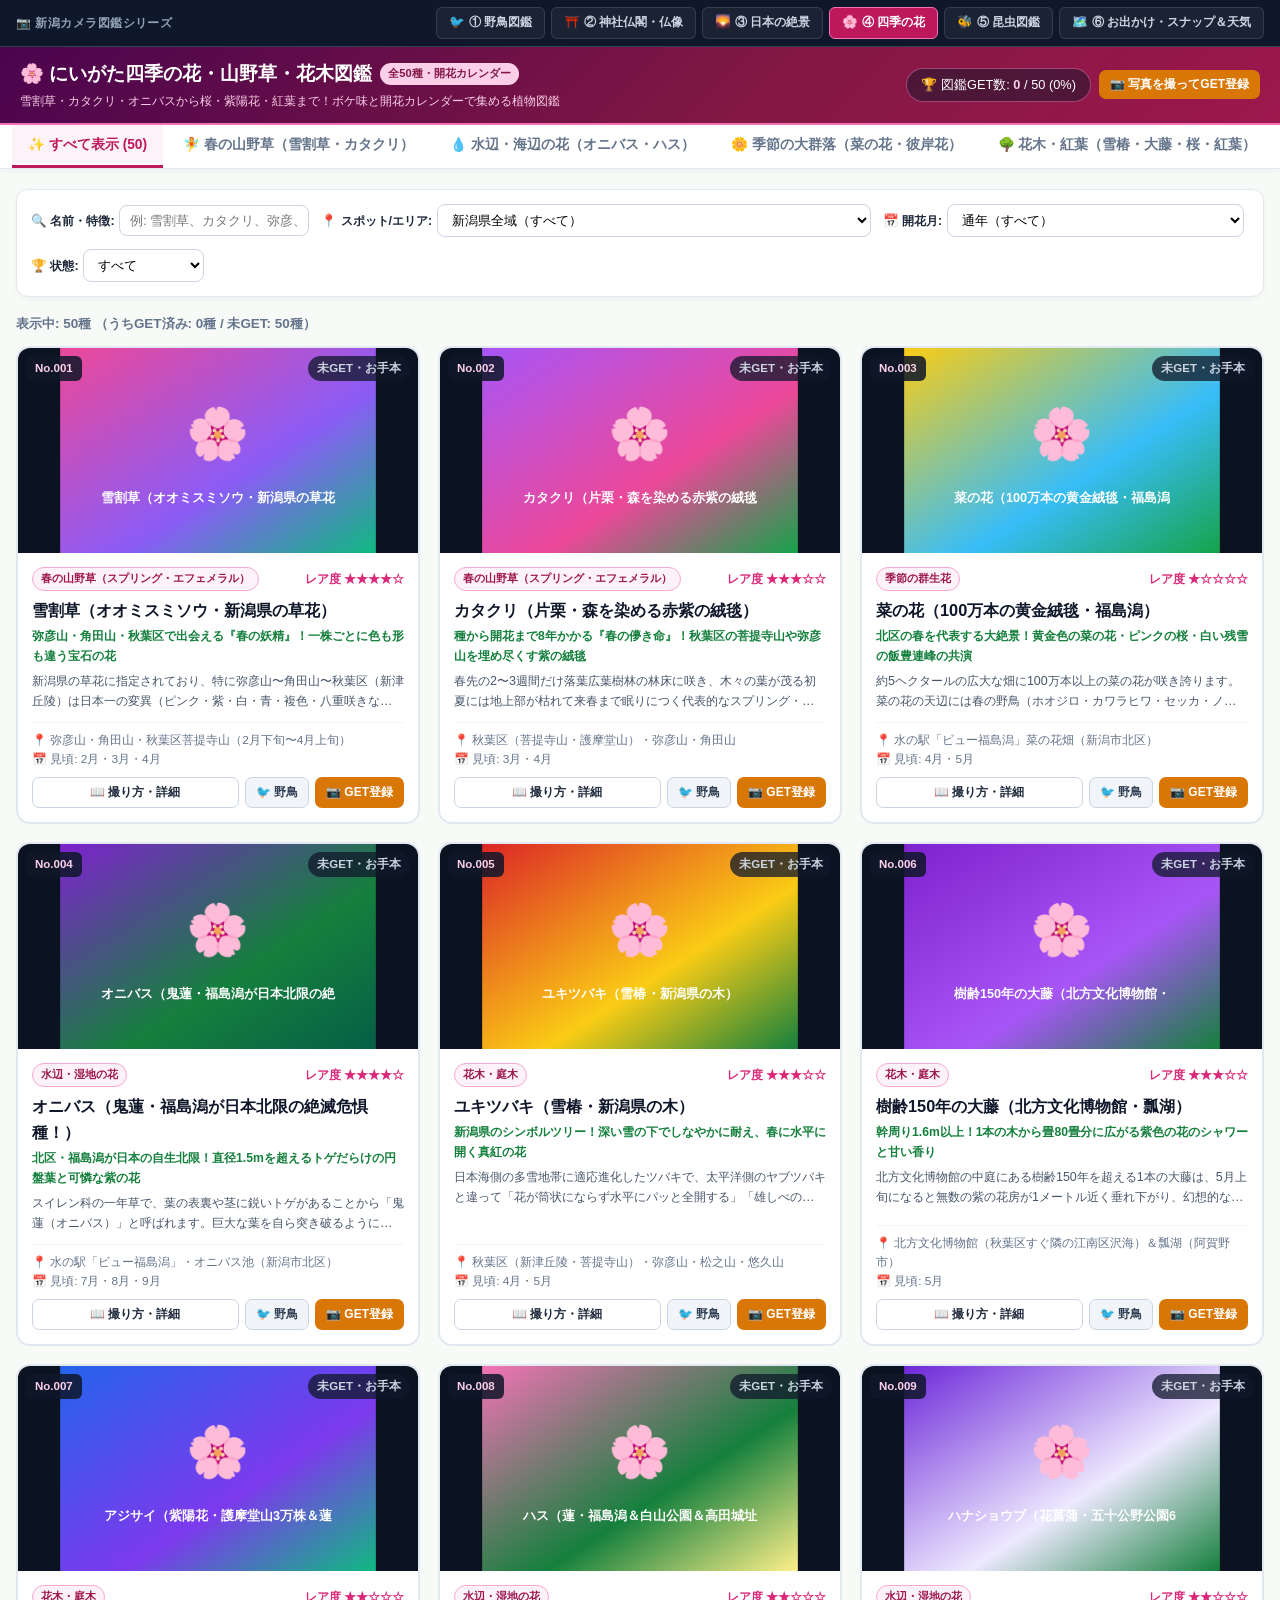
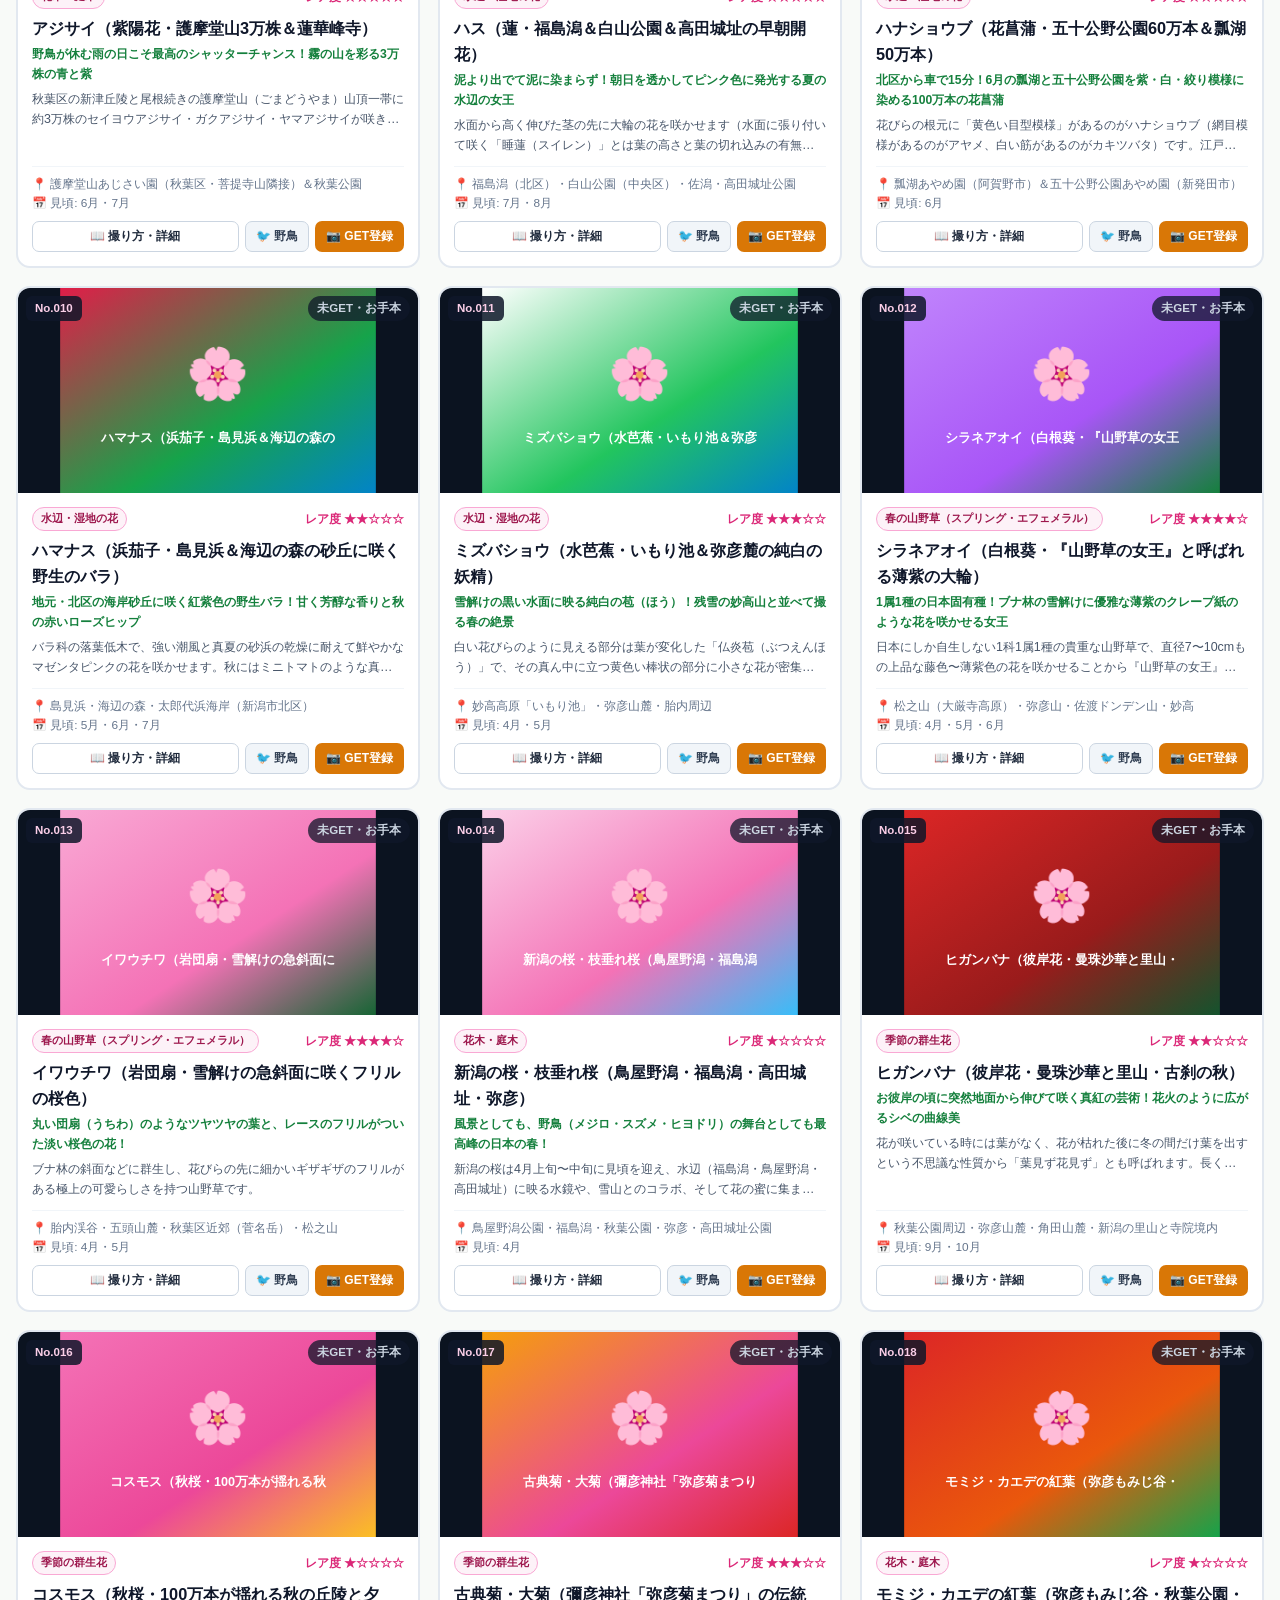
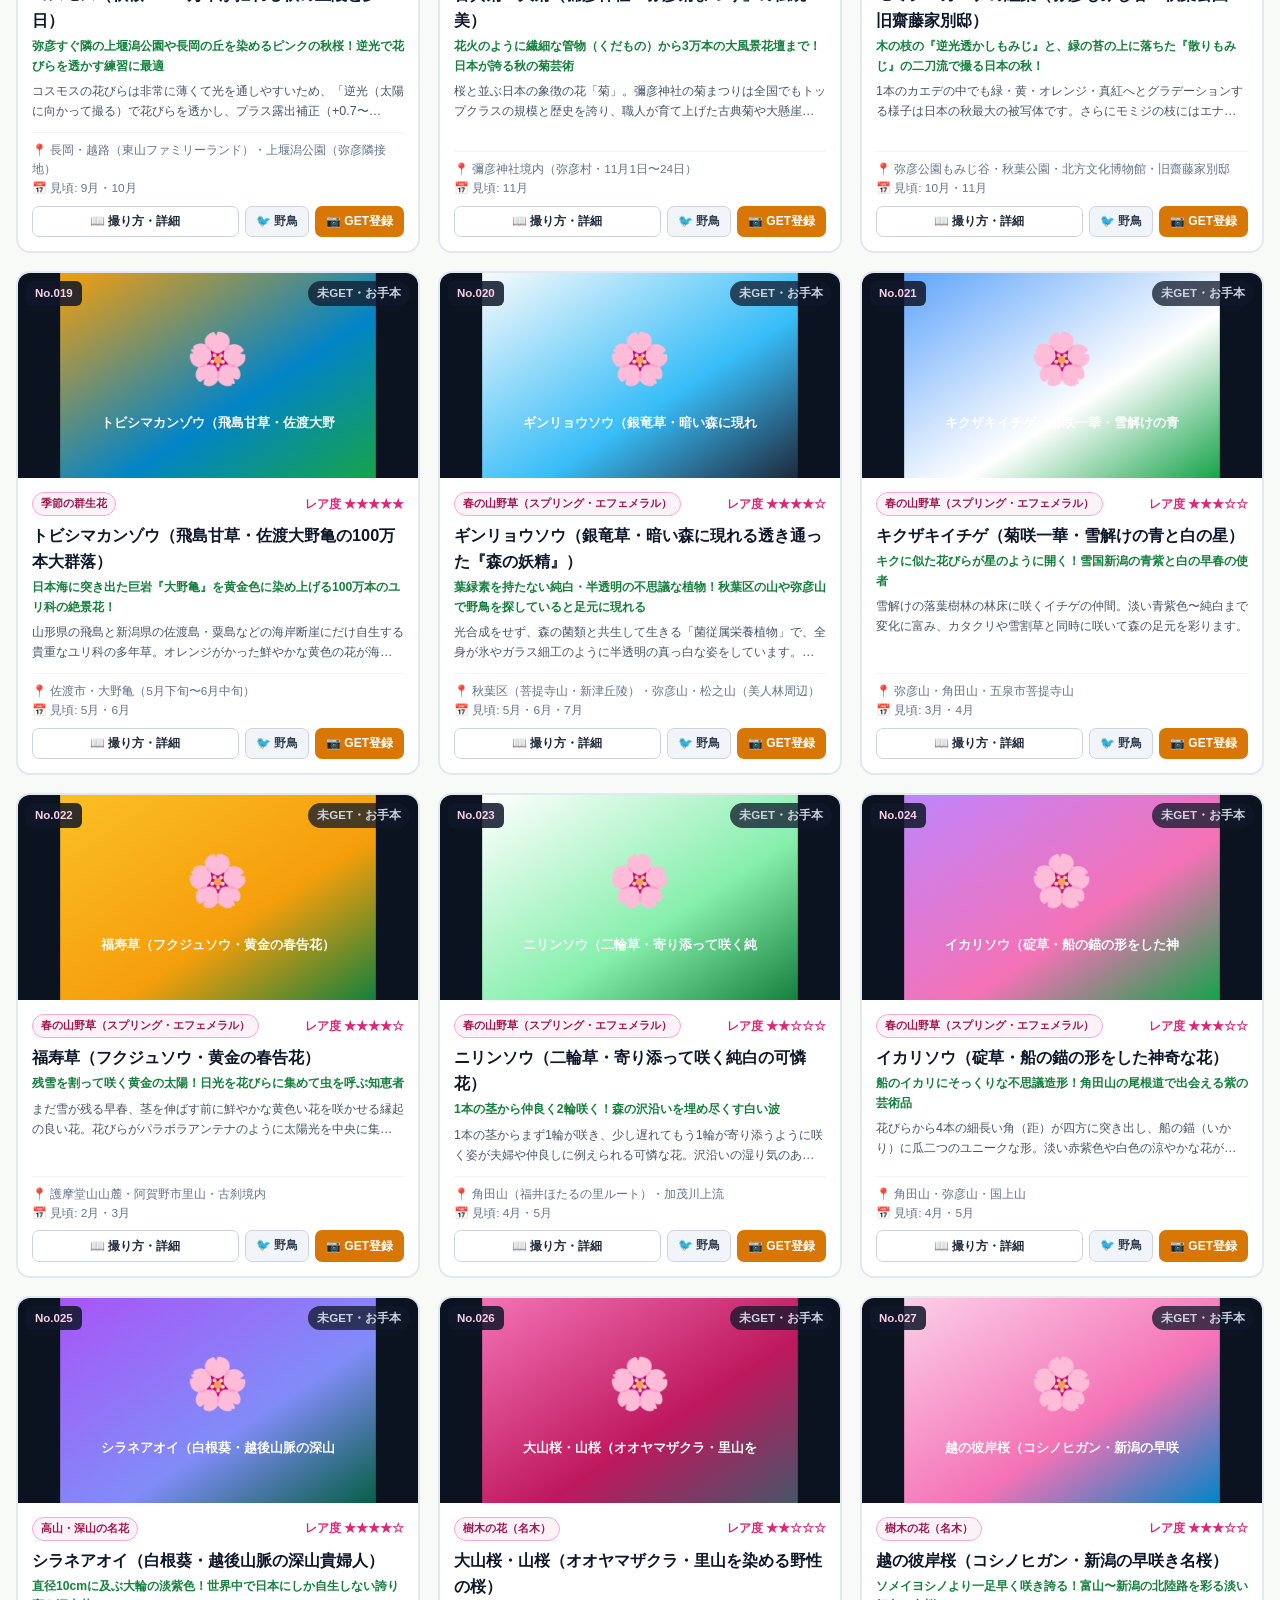
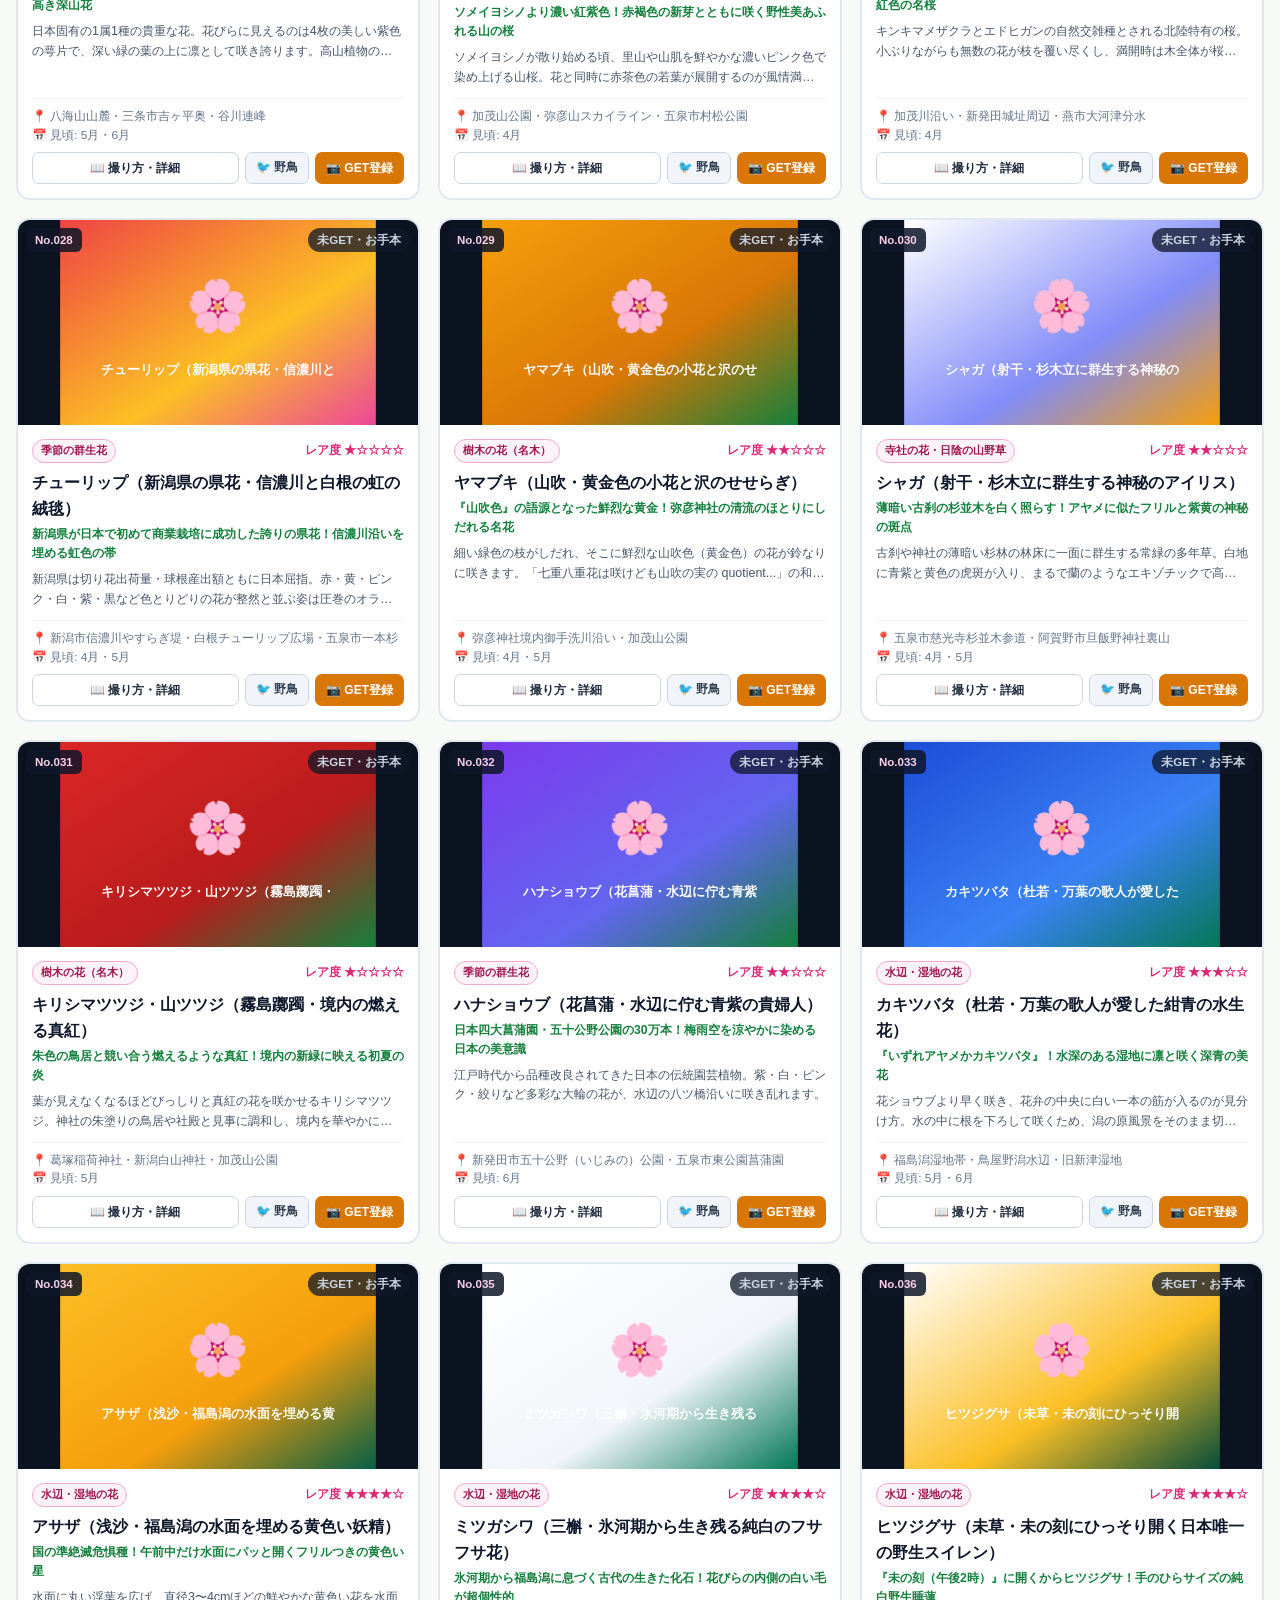
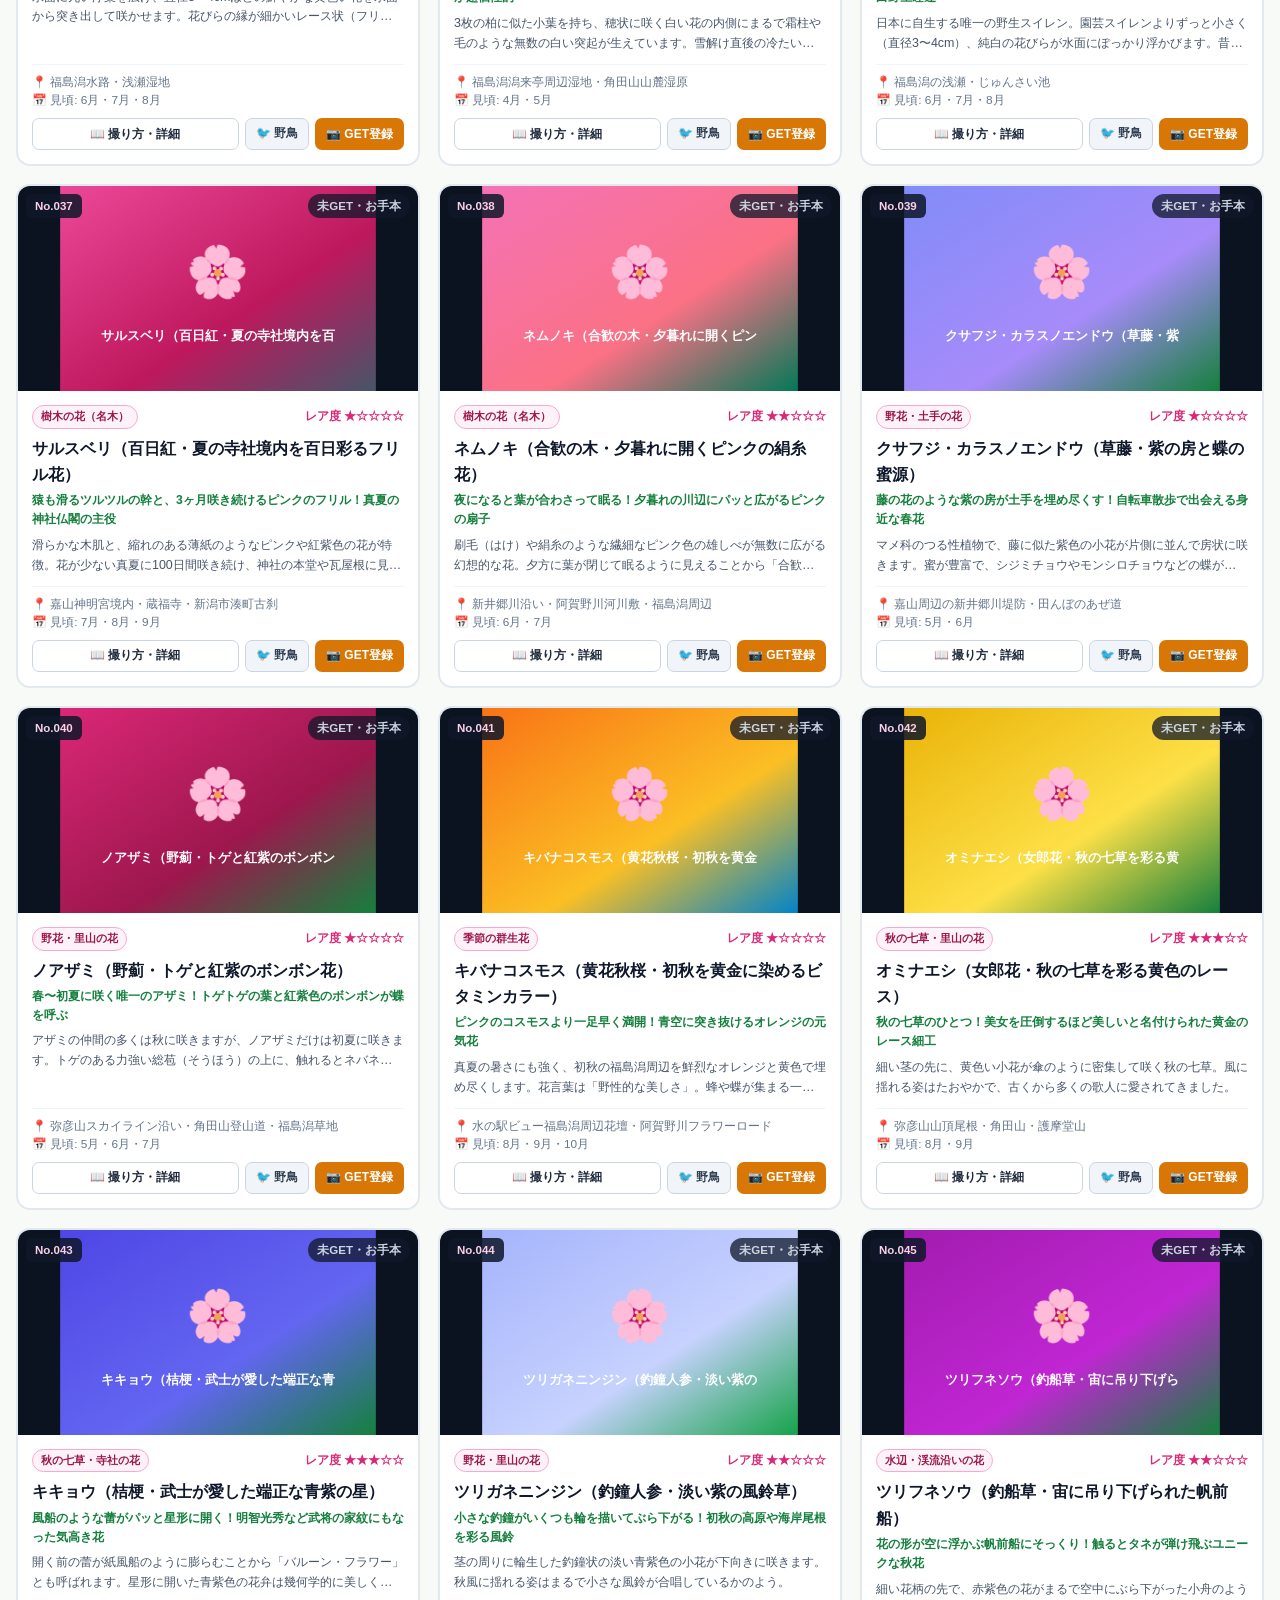
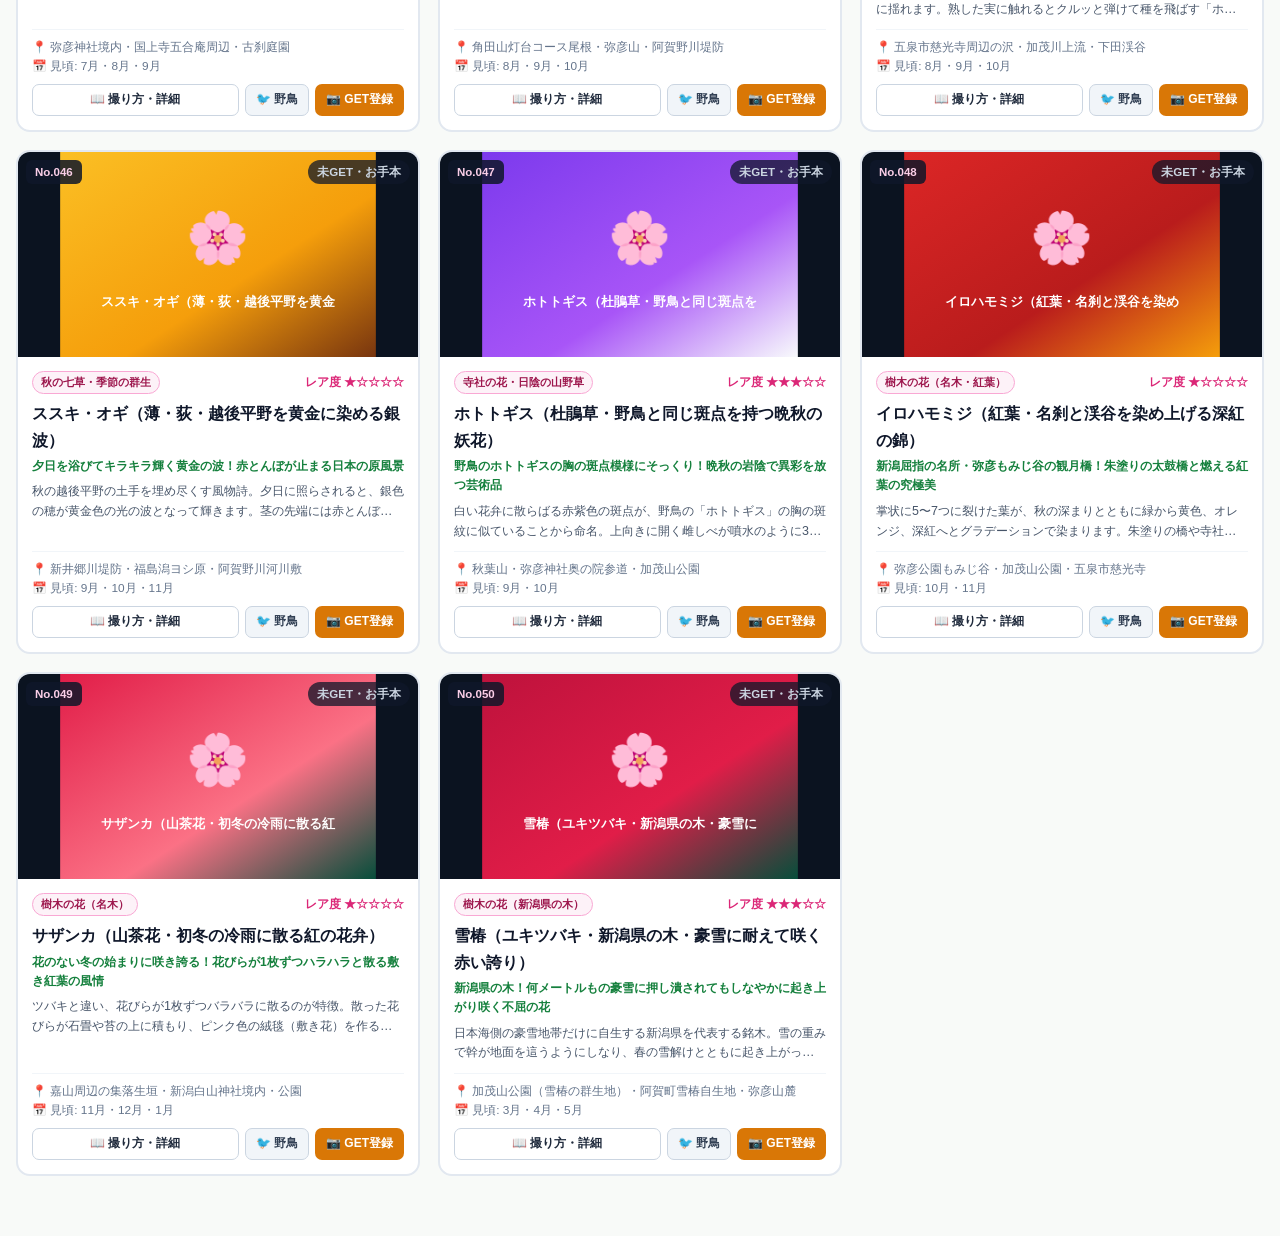
<file: 四季の花・草木図鑑/index.html>
<!DOCTYPE html>
<html lang="ja">
<head>
  <meta charset="UTF-8" />
  <meta name="viewport" content="width=device-width, initial-scale=1.0" />
  <title>にいがた四季の花・山野草・花木図鑑 | NIIGATA FLORA & BLOOMS DEX</title>
  <style>
    :root {
      --sakura: #db2777;
      --sakura-light: #fdf2f8;
      --leaf: #15803d;
      --leaf-dark: #064e3b;
      --gold: #d97706;
      --bg: #f8faf8;
      --text: #1e293b;
      --muted: #64748b;
    }
    * { box-sizing: border-box; margin: 0; padding: 0; }
    body {
      font-family: "Hiragino Kaku Gothic ProN", "Yu Gothic", "Meiryo", sans-serif;
      background: var(--bg);
      color: var(--text);
      line-height: 1.6;
    }
    /* 全5アプリ共通・最上部グローバルナビバー */
    .global-suite-nav {
      background: #0f172a;
      border-bottom: 1px solid #334155;
      padding: 7px 16px;
      position: sticky;
      top: 0;
      z-index: 1000;
    }
    .global-suite-inner {
      max-width: 1380px;
      margin: 0 auto;
      display: flex;
      justify-content: space-between;
      align-items: center;
      flex-wrap: wrap;
      gap: 8px;
    }
    .global-suite-links {
      display: flex;
      gap: 6px;
      flex-wrap: wrap;
      align-items: center;
    }
    .suite-nav-pill {
      display: inline-flex;
      align-items: center;
      gap: 5px;
      padding: 5px 12px;
      border-radius: 6px;
      font-size: 0.78rem;
      font-weight: 700;
      color: #cbd5e1;
      text-decoration: none;
      background: rgba(255,255,255,0.05);
      border: 1px solid rgba(255,255,255,0.12);
      transition: all 0.15s;
      white-space: nowrap;
    }
    .suite-nav-pill:hover {
      background: rgba(255,255,255,0.14);
      color: #ffffff;
    }
    .suite-nav-pill.active {
      background: #be185d;
      color: #ffffff;
      border-color: #f472b6;
      font-weight: 800;
    }

    .flora-header {
      background: linear-gradient(135deg, #4a044e 0%, #831843 60%, #9d174d 100%);
      color: #fff;
      padding: 12px 20px;
      border-bottom: 2px solid #f472b6;
      box-shadow: 0 2px 10px rgba(0,0,0,0.15);
    }
    .flora-header-inner {
      max-width: 1380px;
      margin: 0 auto;
      display: flex;
      justify-content: space-between;
      align-items: center;
      flex-wrap: wrap;
      gap: 10px;
    }
    .brand-title {
      font-size: 1.2rem;
      font-weight: 900;
      display: flex;
      align-items: center;
      gap: 8px;
      flex-wrap: wrap;
    }
    .brand-sub {
      font-size: 0.75rem;
      color: #fbcfe8;
      display: block;
      margin-top: 2px;
    }
    .header-right {
      display: flex;
      align-items: center;
      gap: 8px;
      flex-wrap: wrap;
    }
    .progress-pill {
      background: rgba(15,23,42,0.5);
      border: 1px solid rgba(244,114,182,0.5);
      padding: 6px 14px;
      border-radius: 99px;
      font-size: 0.8rem;
    }
    .btn {
      display: inline-flex;
      align-items: center;
      justify-content: center;
      gap: 5px;
      padding: 7px 13px;
      border-radius: 7px;
      font-size: 0.8rem;
      font-weight: 700;
      cursor: pointer;
      border: 1px solid transparent;
      text-decoration: none;
      transition: all 0.15s;
    }
    .btn-sm { padding: 5px 10px; font-size: 0.75rem; }
    .btn-sakura { background: var(--sakura); color: #fff; }
    .btn-sakura:hover { background: #be185d; }
    .btn-gold { background: #d97706; color: #fff; }
    .btn-gold:hover { background: #b45309; }
    .btn-outline { background: #fff; color: var(--text); border-color: #cbd5e1; }
    .btn-outline:hover { border-color: var(--sakura); color: var(--sakura); }
    .btn-bird { background: #f1f5f9; color: #334155; border: 1px solid #cbd5e1; }
    .btn-shrine { background: #f1f5f9; color: #334155; border: 1px solid #cbd5e1; }

    .cat-nav {
      background: #ffffff;
      border-bottom: 1px solid #e2e8f0;
      position: sticky;
      top: 43px;
      z-index: 950;
      box-shadow: 0 2px 6px rgba(0,0,0,0.04);
    }
    .cat-nav-inner {
      max-width: 1380px;
      margin: 0 auto;
      display: flex;
      overflow-x: auto;
      gap: 4px;
      padding: 0 12px;
    }
    .cat-tab {
      background: transparent;
      color: #64748b;
      border: none;
      border-bottom: 3px solid transparent;
      padding: 11px 16px;
      border-radius: 0;
      font-weight: 700;
      font-size: 0.86rem;
      cursor: pointer;
      white-space: nowrap;
      transition: all 0.15s;
    }
    .cat-tab:hover {
      color: #0f172a;
      background: #f8fafc;
    }
    .cat-tab.active {
      color: #be185d;
      border-bottom-color: #be185d;
      background: #fdf2f8;
      font-weight: 800;
    }

    .container {
      max-width: 1380px;
      margin: 0 auto;
      padding: 20px 16px 60px;
    }
    .filter-bar {
      background: #fff;
      border: 1px solid #e2e8f0;
      border-radius: 12px;
      padding: 14px;
      display: flex;
      flex-wrap: wrap;
      gap: 12px;
      align-items: center;
      margin-bottom: 16px;
      box-shadow: 0 2px 6px rgba(0,0,0,0.04);
    }
    .filter-select, .filter-input {
      padding: 7px 10px;
      border: 1px solid #cbd5e1;
      border-radius: 8px;
      font-size: 0.82rem;
      background: #fff;
    }
    .linked-spot-banner {
      background: linear-gradient(135deg, #fdf2f8 0%, #f0fdf4 100%);
      border: 2px solid #db2777;
      border-radius: 12px;
      padding: 14px 18px;
      margin-bottom: 18px;
      display: none;
      justify-content: space-between;
      align-items: center;
      flex-wrap: wrap;
      gap: 10px;
    }

    .dex-grid {
      display: grid;
      grid-template-columns: repeat(auto-fill, minmax(310px, 1fr));
      gap: 18px;
    }
    .dex-card {
      background: #fff;
      border-radius: 14px;
      border: 2px solid #e2e8f0;
      overflow: hidden;
      cursor: pointer;
      transition: transform 0.16s, box-shadow 0.16s;
      display: flex;
      flex-direction: column;
    }
    .dex-card:hover {
      transform: translateY(-3px);
      box-shadow: 0 10px 24px rgba(0,0,0,0.1);
    }
    .dex-card.captured {
      border-color: #f59e0b;
      box-shadow: 0 0 0 2px rgba(245,158,11,0.25);
    }
    .card-top {
      position: relative;
      height: 205px;
      background: #0b1320;
      display: flex;
      align-items: center;
      justify-content: center;
      overflow: hidden;
    }
    .card-top img {
      width: 100%;
      height: 100%;
      object-fit: contain;
      background: #0b1320;
    }
    .card-split {
      display: grid;
      grid-template-columns: 1fr 1fr;
      width: 100%;
      height: 100%;
      gap: 2px;
      background: #fbbf24;
    }
    .card-split-pane {
      position: relative;
      width: 100%;
      height: 100%;
      background: #0b1320;
    }
    .split-label {
      position: absolute;
      bottom: 6px;
      left: 6px;
      background: rgba(15,23,42,0.82);
      color: #fff;
      font-size: 0.65rem;
      font-weight: 800;
      padding: 2px 6px;
      border-radius: 4px;
    }
    .split-label.mine { background: #d97706; }
    .dex-badge {
      position: absolute;
      top: 8px;
      left: 8px;
      background: rgba(15,23,42,0.85);
      color: #fbcfe8;
      font-size: 0.72rem;
      font-weight: 800;
      padding: 3px 9px;
      border-radius: 6px;
      z-index: 2;
    }
    .get-badge {
      position: absolute;
      top: 8px;
      right: 8px;
      font-size: 0.72rem;
      font-weight: 800;
      padding: 3px 9px;
      border-radius: 99px;
      z-index: 2;
    }
    .get-badge.is-get { background: #f59e0b; color: #fff; }
    .get-badge.not-get { background: rgba(15,23,42,0.75); color: #cbd5e1; }
    .card-body {
      padding: 14px;
      display: flex;
      flex-direction: column;
      flex: 1;
    }
    .cat-pill {
      display: inline-block;
      font-size: 0.7rem;
      font-weight: 800;
      padding: 2px 8px;
      border-radius: 99px;
      background: #fdf2f8;
      color: #9d174d;
      border: 1px solid #f9a8d4;
    }

    .modal-backdrop {
      position: fixed;
      inset: 0;
      background: rgba(15,23,42,0.78);
      display: none;
      align-items: center;
      justify-content: center;
      z-index: 1000;
      padding: 16px;
    }
    .modal-backdrop.open { display: flex; }
    .modal-window {
      background: #fff;
      width: 100%;
      max-width: 1020px;
      max-height: 92vh;
      border-radius: 16px;
      overflow: hidden;
      display: flex;
      flex-direction: column;
      box-shadow: 0 20px 50px rgba(0,0,0,0.45);
    }
    .modal-header {
      background: linear-gradient(135deg, #064e3b 0%, #9d174d 100%);
      color: #fff;
      padding: 14px 20px;
      display: flex;
      justify-content: space-between;
      align-items: center;
    }
    .modal-body {
      padding: 20px;
      overflow-y: auto;
    }
    .compare-arena {
      display: grid;
      grid-template-columns: repeat(auto-fit, minmax(300px, 1fr));
      gap: 16px;
      margin-bottom: 16px;
    }
    .compare-box {
      background: #0f172a;
      border-radius: 12px;
      overflow: hidden;
      border: 2px solid #334155;
    }
    .compare-box.mine { border-color: #f59e0b; }
    .compare-header {
      padding: 8px 12px;
      color: #fff;
      font-size: 0.82rem;
      font-weight: 800;
      display: flex;
      justify-content: space-between;
      align-items: center;
      background: rgba(255,255,255,0.08);
    }
    .compare-img-wrap {
      height: 270px;
      display: flex;
      align-items: center;
      justify-content: center;
      background: #090d16;
      position: relative;
    }
    .compare-img-wrap img {
      width: 100%;
      height: 100%;
      object-fit: contain;
    }
    .info-grid {
      display: grid;
      grid-template-columns: repeat(auto-fit, minmax(280px, 1fr));
      gap: 14px;
      margin-bottom: 16px;
    }
    .info-card {
      background: #f8fafc;
      border: 1px solid #e2e8f0;
      border-radius: 10px;
      padding: 14px;
    }
    .info-card h4 { font-size: 0.9rem; margin-bottom: 6px; color: #0f172a; }
    .info-card p { font-size: 0.83rem; color: #334155; }
    .month-bar {
      display: grid;
      grid-template-columns: repeat(12, 1fr);
      gap: 4px;
      margin-top: 8px;
    }
    .month-cell {
      text-align: center;
      padding: 4px 2px;
      font-size: 0.72rem;
      border-radius: 4px;
      background: #f1f5f9;
      color: #94a3b8;
    }
    .month-cell.on {
      background: #db2777;
      color: #fff;
      font-weight: 800;
    }
  
  /* 花撮影レシピ＆AI作例アコーディオン */
  .recipe-box {
    background: #fffbeb;
    border: 1.5px solid #fde68a;
    border-radius: 12px;
    padding: 14px 16px;
    margin-bottom: 16px;
  }
  .recipe-list {
    display: flex;
    flex-direction: column;
    gap: 8px;
    margin-top: 10px;
  }
  .recipe-card {
    background: #ffffff;
    border: 1px solid #fed7aa;
    border-radius: 8px;
    padding: 10px 12px;
    font-size: 0.82rem;
    color: #451a03;
    line-height: 1.5;
  }
  details.recipe-accordion {
    margin-top: 12px;
    background: #fdf2f8;
    border: 1.5px solid #fbcfe8;
    border-radius: 10px;
    overflow: hidden;
    box-shadow: 0 2px 6px rgba(0,0,0,0.04);
  }
  details.recipe-accordion[open] {
    border-color: #db2777;
  }
  summary.recipe-accordion-summary {
    display: flex;
    justify-content: space-between;
    align-items: center;
    flex-wrap: wrap;
    gap: 8px;
    padding: 12px 14px;
    background: #fce7f3;
    cursor: pointer;
    user-select: none;
    font-weight: 800;
    color: #9d174d;
    transition: background 0.2s;
  }
  summary.recipe-accordion-summary:hover {
    background: #fbcfe8;
  }
  .recipe-accordion-content {
    padding: 14px;
    border-top: 1px solid #fbcfe8;
    background: #fdf2f8;
  }

</style>
</head>
<body>

  <!-- 全5アプリ共通・最上部グローバルナビバー（1〜5番の順序固定） -->
  <nav class="global-suite-nav">
    <div class="global-suite-inner">
      <div style="font-size:0.74rem; font-weight:800; color:#94a3b8; letter-spacing:0.04em;">
        📷 新潟カメラ図鑑シリーズ
      </div>
      <div class="global-suite-links">
        <a href="../index.html" class="suite-nav-pill">🐦 ① 野鳥図鑑</a>
        <a href="../神社仏閣・絶景・花図鑑/index.html" class="suite-nav-pill">⛩️ ② 神社仏閣・仏像</a>
        <a href="../日本の絶景・風景図鑑/index.html" class="suite-nav-pill">🌄 ③ 日本の絶景</a>
        <a href="index.html" class="suite-nav-pill active">🌸 ④ 四季の花</a>
        <a href="../昆虫図鑑/index.html" class="suite-nav-pill">🐝 ⑤ 昆虫図鑑</a>
        <a href="../冒険プランナー＆海釣り天気/index.html" class="suite-nav-pill">🗺️ ⑥ お出かけ・スナップ＆天気</a>
      </div>
    </div>
  </nav>

  <header class="flora-header">
    <div class="flora-header-inner">
      <div>
        <div class="brand-title">
          <span>🌸 にいがた四季の花・山野草・花木図鑑</span>
          <span style="font-size:0.7rem; background:#fbcfe8; color:#831843; padding:2px 8px; border-radius:99px; font-weight:800;">全50種・開花カレンダー</span>
        </div>
        <span class="brand-sub">雪割草・カタクリ・オニバスから桜・紫陽花・紅葉まで！ボケ味と開花カレンダーで集める植物図鑑</span>
      </div>

      <div class="header-right">
        <div class="progress-pill">
          🏆 図鑑GET数: <strong id="hdr-get-count" style="color:#fbcfe8;">0</strong> / <span id="hdr-total-count">50</span> (<span id="hdr-pct">0</span>%)
        </div>
        <button class="btn btn-gold btn-sm" onclick="FloraApp.openCaptureModal()">📷 写真を撮ってGET登録</button>
      </div>
    </div>
  </header>

  <nav class="cat-nav">
    <div class="cat-nav-inner">
      <button class="cat-tab active" data-cat="all" onclick="FloraApp.setCategory('all')">✨ すべて表示 (50)</button>
      <button class="cat-tab" data-cat="春の山野草（スプリング・エフェメラル）" onclick="FloraApp.setCategory('春の山野草（スプリング・エフェメラル）')">🧚 春の山野草（雪割草・カタクリ）</button>
      <button class="cat-tab" data-cat="水辺・湿地の花" onclick="FloraApp.setCategory('水辺・湿地の花')">💧 水辺・海辺の花（オニバス・ハス）</button>
      <button class="cat-tab" data-cat="季節の群生花" onclick="FloraApp.setCategory('季節の群生花')">🌼 季節の大群落（菜の花・彼岸花）</button>
      <button class="cat-tab" data-cat="花木・庭木" onclick="FloraApp.setCategory('花木・庭木')">🌳 花木・紅葉（雪椿・大藤・桜・紅葉）</button>
    </div>
  </nav>

  <main class="container">
    <div id="linked-spot-banner" class="linked-spot-banner">
      <div>
        <span style="font-size:0.72rem; background:#db2777; color:#fff; padding:2px 8px; border-radius:99px; font-weight:800;">📍 エリア連動モード</span>
        <div id="linked-spot-title" style="font-size:1rem; font-weight:800; color:#831843; margin-top:3px;"></div>
        <div style="font-size:0.8rem; color:#166534;">野鳥撮影・神社巡りとあわせて、このエリアで撮れる珍しい花・山野草・花木です！</div>
      </div>
      <div style="display:flex; gap:8px; flex-wrap:wrap;">
        <button class="btn btn-outline btn-sm" onclick="FloraApp.clearSpotFilter()">🗾 新潟県すべてを表示</button>
        <a id="linked-shrine-btn" href="../神社仏閣・絶景・花図鑑/index.html" class="btn btn-shrine btn-sm">⛩️🏔️ この場所の神社・絶景を見る</a>
        <a id="linked-bird-btn" href="../index.html" class="btn btn-bird btn-sm">🐦 この場所の野鳥を見る</a>
      </div>
    </div>

    <div class="filter-bar">
      <div>
        <strong style="font-size:0.78rem;">🔍 名前・特徴:</strong>
        <input type="text" id="flt-search" class="filter-input" placeholder="例: 雪割草、カタクリ、弥彦、秋葉区..." oninput="FloraApp.renderGrid()" />
      </div>
      <div>
        <strong style="font-size:0.78rem;">📍 スポット/エリア:</strong>
        <select id="flt-spot" class="filter-select" onchange="FloraApp.onSpotSelectChange()">
          <option value="all">新潟県全域（すべて）</option>
          <optgroup label="【📍 下越・新潟市内（ホーム・近場）】">
            <option value="fukushimagata">★福島潟（北区：菜の花・オニバス・ハス）</option>
            <option value="kaibenomori">★島見浜・海辺の森（北区：ハマナス・クロマツ）</option>
            <option value="toyanogata">・鳥屋野潟・白山公園（中央区：桜並木・蓮）</option>
            <option value="akiha">★秋葉区（菩提寺山・護摩堂山・北方文化博物館大藤）</option>
            <option value="hyoko">・瓢湖・五十公野公園（阿賀野・新発田：あやめ・ハス・睡蓮）</option>
            <option value="tainai">・胎内渓谷・五頭（イワウチワ・高山植物）</option>
          </optgroup>
          <optgroup label="【🚗 中越・県央（日帰りドライブ）】">
            <option value="yahiko">★弥彦・角田（雪割草・もみじ谷紅葉・菊まつり）</option>
            <option value="yukuzan">・長岡・悠久山・越路（コスモス・もみじ園）</option>
            <option value="bijinbayashi">・松之山・十日町（美人林ブナ新緑・シラネアオイ・雪椿）</option>
          </optgroup>
          <optgroup label="【🏔️ 上越（遠征）】">
            <option value="myoko">・妙高高原・いもり池（ミズバショウ・紅葉）</option>
          </optgroup>
          <optgroup label="【⛴️ 佐渡（島）】">
            <option value="sado">・佐渡（大野亀トビシマカンゾウ群生）</option>
          </optgroup>
        </select>
      </div>
      <div>
        <strong style="font-size:0.78rem;">📅 開花月:</strong>
        <select id="flt-month" class="filter-select" onchange="FloraApp.renderGrid()">
          <option value="all">通年（すべて）</option>
          <option value="3">3月（雪割草・カタクリ）</option>
          <option value="4">4月（桜・菜の花・水芭蕉・雪椿）</option>
          <option value="5">5月（大藤・シラネアオイ・ハマナス）</option>
          <option value="6">6月（花菖蒲・紫陽花・トビシマカンゾウ）</option>
          <option value="7">7月〜8月（ハス・オニバス）</option>
          <option value="9">9月〜10月（彼岸花・コスモス）</option>
          <option value="11">11月（紅葉・弥彦菊まつり）</option>
        </select>
      </div>
      <div>
        <strong style="font-size:0.78rem;">🏆 状態:</strong>
        <select id="flt-status" class="filter-select" onchange="FloraApp.renderGrid()">
          <option value="all">すべて</option>
          <option value="captured">GET済みのみ</option>
          <option value="uncaptured">未GETのみ</option>
        </select>
      </div>
    </div>

    <div id="grid-count-bar" style="font-size:0.84rem; font-weight:700; color:var(--muted); margin-bottom:12px;"></div>
    <div id="flora-dex-grid" class="dex-grid"></div>
  </main>

  <div id="modal-detail" class="modal-backdrop" onclick="if(event.target===this) FloraApp.closeDetailModal()">
    <div class="modal-window">
      <div class="modal-header">
        <div>
          <span id="mdl-dexno" style="background:#fbcfe8; color:#831843; font-weight:900; padding:2px 8px; border-radius:6px; font-size:0.78rem; margin-right:6px;">No.001</span>
          <strong id="mdl-title" style="font-size:1.15rem;"></strong>
          <div id="mdl-en-title" style="font-size:0.76rem; color:#fbcfe8;"></div>
        </div>
        <button class="btn btn-outline btn-sm" onclick="FloraApp.closeDetailModal()">✕ 閉じる</button>
      </div>
      <div id="mdl-body" class="modal-body"></div>
    </div>
  </div>

  <div id="modal-capture" class="modal-backdrop" onclick="if(event.target===this) FloraApp.closeCaptureModal()">
    <div class="modal-window" style="max-width:680px;">
      <div class="modal-header">
        <strong>📷 撮影した「花・山野草・紅葉」を登録して図鑑GET！</strong>
        <button class="btn btn-outline btn-sm" onclick="FloraApp.closeCaptureModal()">✕</button>
      </div>
      <div class="modal-body">
        <div style="margin-bottom:12px;">
          <label style="font-size:0.84rem; font-weight:800; display:block; margin-bottom:4px;">🌸 登録する花・植物：</label>
          <select id="cap-item-id" class="filter-select" style="width:100%;"></select>
        </div>
        <div style="margin-bottom:12px;">
          <label style="font-size:0.84rem; font-weight:800; display:block; margin-bottom:4px;">📁 撮影した写真を選択（EXIF自動解析・IndexedDB大容量保存）：</label>
          <input type="file" id="cap-file" accept="image/*" onchange="FloraApp.onSelectCaptureFile(event)" />
        </div>
        <div id="cap-preview-box" style="display:none; margin-bottom:12px; background:#0f172a; padding:12px; border-radius:10px; color:#fff;">
          <img id="cap-preview-img" style="width:100%; max-height:220px; object-fit:contain; border-radius:6px;" />
          <div id="cap-exif-info" style="font-size:0.78rem; color:#fbcfe8; margin-top:8px;"></div>
        </div>
        <div style="margin-bottom:12px;">
          <label style="font-size:0.84rem; font-weight:800; display:block; margin-bottom:4px;">📝 撮影メモ（咲いていた場所・ボケ味や光の工夫など）：</label>
          <input type="text" id="cap-memo" class="filter-input" style="width:100%;" placeholder="例: 弥彦山でF4開放・前ボケを入れて撮影！" />
        </div>
        <div style="display:flex; justify-content:flex-end; gap:10px;">
          <button class="btn btn-outline" onclick="FloraApp.closeCaptureModal()">キャンセル</button>
          <button class="btn btn-gold" onclick="FloraApp.saveCapture()">🏆 花図鑑にGET登録する！</button>
        </div>
      </div>
    </div>
  </div>

  <script src="../js/data-spots.js"></script>
  <script src="../js/exif-analyzer.js"></script>
  <script src="js/data-flora-dex.js"></script>
  <script>
    window.FloraApp = (function() {
      const DB_NAME = "NiigataFloraDexDB";
      const STORE_NAME = "kv";
      let db = null;
      let state = { captures: {}, customRef: {}, wikiCache: {} };
      let currentCat = "all";
      let pendingCap = null;

      function openDB() {
        return new Promise((resolve) => {
          if (!window.indexedDB) { resolve(null); return; }
          const req = indexedDB.open(DB_NAME, 1);
          req.onupgradeneeded = (e) => {
            const d = e.target.result;
            if (!d.objectStoreNames.contains(STORE_NAME)) d.createObjectStore(STORE_NAME);
          };
          req.onsuccess = (e) => { db = e.target.result; resolve(db); };
          req.onerror = () => resolve(null);
        });
      }

      async function loadState() {
        await openDB();
        if (!db) return;
        return new Promise((resolve) => {
          const tx = db.transaction(STORE_NAME, "readonly");
          const req = tx.objectStore(STORE_NAME).get("state");
          req.onsuccess = () => {
            if (req.result) {
              state.captures = req.result.captures || {};
              state.customRef = req.result.customRef || {};
              state.wikiCache = req.result.wikiCache || {};
            }
            resolve();
          };
          req.onerror = () => resolve();
        });
      }

      function saveState() {
        if (!db) return;
        const tx = db.transaction(STORE_NAME, "readwrite");
        tx.objectStore(STORE_NAME).put(state, "state");
      }

      function getFallbackSvg(item) {
        const [c1, c2, c3] = item.colorPalette || ["#db2777", "#15803d", "#0f172a"];
        const svg = `<svg xmlns="http://www.w3.org/2000/svg" viewBox="0 0 400 260">
          <defs>
            <linearGradient id="g" x1="0" y1="0" x2="1" y2="1">
              <stop offset="0%" stop-color="${c1}"/>
              <stop offset="60%" stop-color="${c2}"/>
              <stop offset="100%" stop-color="${c3}"/>
            </linearGradient>
          </defs>
          <rect width="400" height="260" fill="url(#g)"/>
          <text x="200" y="130" font-size="64" text-anchor="middle">🌸</text>
          <text x="200" y="195" font-family="sans-serif" font-size="16" font-weight="bold" fill="#ffffff" text-anchor="middle">${item.name.slice(0, 18)}</text>
        </svg>`;
        return "data:image/svg+xml;utf8," + encodeURIComponent(svg);
      }

      async function fetchRefPhoto(item, callback) {
        if (state.customRef[item.id]) { callback(state.customRef[item.id]); return; }
        if (state.wikiCache[item.id]) { callback(state.wikiCache[item.id]); return; }
        try {
          const url = `https://ja.wikipedia.org/w/api.php?action=query&titles=${encodeURIComponent(item.wikiTitle || item.name)}&prop=pageimages&format=json&pithumbsize=720&origin=*`;
          const res = await fetch(url);
          if (res.ok) {
            const data = await res.json();
            const pages = data.query && data.query.pages;
            if (pages) {
              const pg = Object.values(pages)[0];
              if (pg && pg.thumbnail && pg.thumbnail.source) {
                state.wikiCache[item.id] = pg.thumbnail.source;
                saveState();
                callback(pg.thumbnail.source);
                return;
              }
            }
          }
        } catch (_) {}
      }

      function updateHeader() {
        const total = window.NIIGATA_FLORA_DEX.length;
        const got = window.NIIGATA_FLORA_DEX.filter(it => (state.captures[it.id] || []).length > 0).length;
        document.getElementById("hdr-get-count").textContent = got;
        document.getElementById("hdr-total-count").textContent = total;
        document.getElementById("hdr-pct").textContent = Math.round((got / total) * 100);
      }

      function setCategory(cat) {
        currentCat = cat;
        document.querySelectorAll(".cat-tab").forEach(b => b.classList.toggle("active", b.dataset.cat === cat));
        renderGrid();
      }

      function onSpotSelectChange() {
        updateLinkedSpotBanner(document.getElementById("flt-spot").value);
        renderGrid();
      }

      function clearSpotFilter() {
        document.getElementById("flt-spot").value = "all";
        updateLinkedSpotBanner("all");
        renderGrid();
      }

      function updateLinkedSpotBanner(spotId) {
        const banner = document.getElementById("linked-spot-banner");
        const toShrine = document.getElementById("btn-to-shrine");
        const toBird = document.getElementById("btn-to-bird");
        if (!spotId || spotId === "all") {
          banner.style.display = "none";
          if (toShrine) toShrine.href = "../神社仏閣・絶景・花図鑑/index.html";
          if (toBird) toBird.href = "../index.html";
          return;
        }
        const sp = (window.NIIGATA_SPOTS || []).find(s => s.id === spotId);
        banner.style.display = "flex";
        document.getElementById("linked-spot-title").textContent =
          `📍 「${sp ? sp.name : spotId}」周辺で撮影できる花・山野草・花木を表示中`;
        document.getElementById("linked-shrine-btn").href = `../神社仏閣・絶景・花図鑑/index.html?spot=${encodeURIComponent(spotId)}`;
        document.getElementById("linked-bird-btn").href = `../index.html?spot=${encodeURIComponent(spotId)}`;
        if (toShrine) toShrine.href = `../神社仏閣・絶景・花図鑑/index.html?spot=${encodeURIComponent(spotId)}`;
        if (toBird) toBird.href = `../index.html?spot=${encodeURIComponent(spotId)}`;
      }

      function renderGrid() {
        const q = (document.getElementById("flt-search")?.value || "").trim().toLowerCase();
        const spotFilter = document.getElementById("flt-spot")?.value || "all";
        const monthFilter = document.getElementById("flt-month")?.value || "all";
        const statusFilter = document.getElementById("flt-status")?.value || "all";

        const filtered = window.NIIGATA_FLORA_DEX.filter(it => {
          if (currentCat !== "all" && it.category !== currentCat) return false;
          if (spotFilter !== "all" && it.spotId !== spotFilter) return false;
          const isCap = (state.captures[it.id] || []).length > 0;
          if (statusFilter === "captured" && !isCap) return false;
          if (statusFilter === "uncaptured" && isCap) return false;
          if (monthFilter !== "all" && !it.months.includes(Number(monthFilter))) return false;
          if (q) {
            const hay = `${it.name} ${it.englishTitle} ${it.area} ${it.spotName} ${it.catchphrase} ${it.bloomFeature} ${(it.subTags||[]).join(" ")}`.toLowerCase();
            if (!hay.includes(q)) return false;
          }
          return true;
        });

        const gotCount = filtered.filter(it => (state.captures[it.id] || []).length > 0).length;
        document.getElementById("grid-count-bar").textContent =
          `表示中: ${filtered.length}種 （うちGET済み: ${gotCount}種 / 未GET: ${filtered.length - gotCount}種）`;

        const gridEl = document.getElementById("flora-dex-grid");
        if (filtered.length === 0) {
          gridEl.innerHTML = `<div style="grid-column:1/-1; background:#fff; padding:28px; border-radius:12px; text-align:center; color:#64748b;">該当する花・植物がありません。フィルターを戻してみてください。</div>`;
          return;
        }

        gridEl.innerHTML = filtered.map(it => {
          const caps = state.captures[it.id] || [];
          const bestCap = caps[0];
          const fallback = getFallbackSvg(it);
          const stars = "★".repeat(it.rarity || 3) + "☆".repeat(5 - (it.rarity || 3));

          const mediaHtml = bestCap ? `
            <div class="card-split">
              <div class="card-split-pane">
                <img data-ref-id="${it.id}" src="${fallback}" alt="${it.name}" />
                <span class="split-label">お手本</span>
              </div>
              <div class="card-split-pane">
                <img src="${bestCap.dataUrl}" alt="${it.name} 自分の撮影" />
                <span class="split-label mine">MY SHOT (${bestCap.score || 92}点)</span>
              </div>
            </div>
          ` : `<img data-ref-id="${it.id}" src="${fallback}" alt="${it.name}" />`;

          return `
            <article class="dex-card ${bestCap ? 'captured' : ''}" onclick="FloraApp.openDetailModal('${it.id}')">
              <div class="card-top">
                <span class="dex-badge">No.${it.dexNo}</span>
                <span class="get-badge ${bestCap ? 'is-get' : 'not-get'}">${bestCap ? `🏆 GET済 (${caps.length}枚)` : '未GET・お手本'}</span>
                ${mediaHtml}
              </div>
              <div class="card-body">
                <div style="display:flex; justify-content:space-between; align-items:center; margin-bottom:6px;">
                  <span class="cat-pill">${it.category}</span>
                  <span style="font-size:0.74rem; color:#db2777; font-weight:800;">レア度 ${stars}</span>
                </div>
                <h3 style="font-size:1.02rem; font-weight:900; color:#0f172a; margin-bottom:4px;">${it.name}</h3>
                <div style="font-size:0.76rem; color:#15803d; font-weight:700; margin-bottom:6px;">${it.catchphrase}</div>
                <p style="font-size:0.78rem; color:#475569; display:-webkit-box; -webkit-line-clamp:2; -webkit-box-orient:vertical; overflow:hidden; margin-bottom:10px;">
                  ${it.bloomFeature}
                </p>
                <div style="margin-top:auto; font-size:0.74rem; color:#64748b; border-top:1px solid #f1f5f9; padding-top:8px; margin-bottom:8px;">
                  <div>📍 ${it.spotName}</div>
                  <div>📅 見頃: ${it.months.map(m => m + '月').join('・')}</div>
                </div>
                <div style="display:flex; gap:6px;" onclick="event.stopPropagation();">
                  <button class="btn btn-outline btn-sm" style="flex:1;" onclick="FloraApp.openDetailModal('${it.id}')">📖 撮り方・詳細</button>
                  <a href="../index.html?spot=${it.spotId}" class="btn btn-bird btn-sm" title="この場所の野鳥を見る">🐦 野鳥</a>
                  <button class="btn btn-gold btn-sm" onclick="FloraApp.openCaptureModal('${it.id}')">📷 GET登録</button>
                </div>
              </div>
            </article>
          `;
        }).join("");

        gridEl.querySelectorAll("img[data-ref-id]").forEach(imgEl => {
          const id = imgEl.getAttribute("data-ref-id");
          const item = window.NIIGATA_FLORA_DEX.find(x => x.id === id);
          if (item) fetchRefPhoto(item, url => { if (url) imgEl.src = url; });
        });
      }

      
      function copyFloraPrompt(itemId) {
        const item = window.NIIGATA_FLORA_DEX.find(x => x.id === itemId);
        if (!item) return;
        const prompt = `Award-winning macro flower photography of ${item.englishTitle || item.name} in Niigata Japan. ${item.cameraTips || ''}. Beautiful shallow depth of field, delicate creamy foreground bokeh, sparkling morning dew drops, soft natural spring morning light, 8k resolution, shot on 90mm macro lens at F2.8.`;
        if (navigator.clipboard && navigator.clipboard.writeText) {
          navigator.clipboard.writeText(prompt).then(() => {
            alert(`【「${item.name}」のAIボケ味作例プロンプトをコピーしました！】\n\nAI（Midjourney、ChatGPT、このチャットなど）に貼り付けると、この花のプロ級ボケ作例を生成できます。`);
          }).catch(() => {
            window.prompt("以下のプロンプトをコピーしてください：", prompt);
          });
        } else {
          window.prompt("以下のプロンプトをコピーしてください：", prompt);
        }
      }

      function openDetailModal(itemId) {
        const item = window.NIIGATA_FLORA_DEX.find(x => x.id === itemId);
        if (!item) return;

        document.getElementById("mdl-dexno").textContent = `No.${item.dexNo}`;
        document.getElementById("mdl-title").textContent = item.name;
        document.getElementById("mdl-en-title").textContent = item.englishTitle || "";

        const caps = state.captures[item.id] || [];
        const bestCap = caps[0];
        const fallback = getFallbackSvg(item);
        const googleImgUrl = `https://www.google.com/search?tbm=isch&q=${encodeURIComponent(item.searchQuery || item.name)}`;

        let monthHtml = `<div class="month-bar">`;
        for (let m = 1; m <= 12; m++) {
          monthHtml += `<div class="month-cell ${item.months.includes(m) ? 'on' : ''}">${m}月</div>`;
        }
        monthHtml += `</div>`;

        document.getElementById("mdl-body").innerHTML = `
          <div class="compare-arena">
            <div class="compare-box">
              <div class="compare-header">
                <span>📘 お手本写真（クリックで別カット候補表示）</span>
                <span style="font-size:0.72rem; color:#fbcfe8;">${state.customRef[item.id] ? '✨カスタム設定中' : '参考フォト'}</span>
              </div>
              <div class="compare-img-wrap" style="cursor:pointer;" onclick="FloraApp.loadCandidates('${item.id}')">
                <img id="mdl-ref-img" src="${fallback}" alt="${item.name}" />
              </div>
            </div>
            <div class="compare-box mine">
              <div class="compare-header" style="background:rgba(245,158,11,0.22);">
                <span>🏆 あなたのベストショット</span>
                <span>${bestCap ? `GET済！ 目利きスコア ${bestCap.score || 92}点` : '未登録'}</span>
              </div>
              <div class="compare-img-wrap">
                ${bestCap
                  ? `<img src="${bestCap.dataUrl}" alt="マイベストショット" />`
                  : `<div style="text-align:center; padding:20px; color:#cbd5e1;">
                      <div style="font-size:2.2rem; margin-bottom:6px;">🌸</div>
                      <p style="font-size:0.84rem; margin-bottom:12px;">まだ「${item.name}」のあなたの写真が登録されていません。</p>
                      <button class="btn btn-gold" onclick="FloraApp.openCaptureModal('${item.id}')">📷 撮影した写真を登録してGET！</button>
                    </div>`
                }
              </div>
            </div>
          </div>

          <div style="background:#f8fafc; border:1px solid #cbd5e1; border-radius:10px; padding:10px 14px; margin-bottom:16px;">
            <div style="display:flex; flex-wrap:wrap; gap:8px; align-items:center;">
              <button class="btn btn-sakura btn-sm" onclick="FloraApp.loadCandidates('${item.id}')">🔍 他の見やすい写真候補から選ぶ</button>
              <a href="${googleImgUrl}" target="_blank" rel="noopener" class="btn btn-outline btn-sm">🔎 Google画像検索で見る ↗</a>
              <label class="btn btn-outline btn-sm" style="cursor:pointer;">
                📁 PCの画像とお手本を入れ替え
                <input type="file" accept="image/*" style="display:none;" onchange="FloraApp.onUploadRefFile('${item.id}', event)" />
              </label>
              <button class="btn btn-outline btn-sm" onclick="FloraApp.promptRefUrl('${item.id}')">🔗 画像URLでお手本を入れ替え</button>
              ${state.customRef[item.id] ? `<button class="btn btn-outline btn-sm" style="color:#dc2626;" onclick="FloraApp.resetRef('${item.id}')">↺ 初期写真に戻す</button>` : ''}
            </div>
            <div id="mdl-candidates-drawer" style="display:none; margin-top:10px; background:#0f172a; padding:10px; border-radius:8px; color:#fff;">
              <div id="mdl-candidates-grid" style="display:grid; grid-template-columns:repeat(auto-fill, minmax(130px, 1fr)); gap:8px;"></div>
            </div>
          </div>

          <div class="info-grid">
            <div class="info-card" style="background:#fdf2f8; border-color:#f9a8d4;">
              <h4>🌸 花・植物の特徴と見分け方</h4>
              <p>${item.bloomFeature}</p>
            </div>
            <div class="info-card" style="background:#f0fdf4; border-color:#bbf7d0;">
              <h4>📸 ボケ味・光線・構図の撮影テクニック</h4>
              <p>${item.cameraTips}</p>
              <div style="margin-top:8px; font-size:0.78rem; background:#fff; padding:6px 10px; border-radius:6px; border:1px solid #cbd5e1;">
                <strong>推奨設定：</strong> ${item.recommendedSpec.focalLength} ／ SS ${item.recommendedSpec.shutterSpeed} ／ 絞り ${item.recommendedSpec.fStop}
              </div>
            </div>
            <div class="info-card" style="grid-column: 1 / -1;">
              <h4>📅 開花カレンダー＆ベストな時間帯・天気（📍 ${item.spotName}）</h4>
              <p><strong>狙い目条件：</strong>${item.bestTimeWeather}</p>
              ${monthHtml}
            </div>
          </div>

          <!-- 4部作連動バー（生態チェーン＆スポット連動） -->
          <div style="background:linear-gradient(135deg, #f0fdfa 0%, #fffbeb 100%); border:2px solid #0d9488; border-radius:12px; padding:14px 16px; margin-bottom:14px; display:flex; justify-content:space-between; align-items:center; flex-wrap:wrap; gap:10px;">
            <div>
              <div style="font-size:0.88rem; font-weight:800; color:#0f766e;">
                🔗 同じエリア（${item.spotName.split('（')[0]}）で一緒に撮れる野鳥・昆虫・神社仏閣！
              </div>
              <div style="font-size:0.82rem; color:#1e293b; margin-top:4px;">
                🐦 同じ場所の野鳥：<strong>${(item.linkedBirds || []).join(" ・ ")}</strong>
              </div>
              ${item.linkedInsects && item.linkedInsects.length > 0 ? `
              <div style="font-size:0.82rem; color:#065f46; margin-top:2px;">
                🐝 この花・周辺に集まる昆虫：<strong>${item.linkedInsects.join(" ・ ")}</strong>
              </div>` : ''}
            </div>
            <div style="display:flex; gap:8px; flex-wrap:wrap;">
              <a href="../神社仏閣・絶景・花図鑑/index.html?spot=${item.spotId}" class="btn btn-shrine btn-sm">⛩️ この場所の神社・絶景 →</a>
              <a href="../昆虫図鑑/index.html" class="btn btn-sm" style="background:linear-gradient(135deg,#059669,#0284c7);color:#fff;border:1px solid #34d399;">🐝 昆虫図鑑 →</a>
              <a href="../index.html?spot=${item.spotId}" class="btn btn-bird btn-sm">🐦 この場所の野鳥 →</a>
            </div>
          </div>

          <div style="background:#fef2f2; border-left:5px solid #dc2626; padding:10px 14px; border-radius:8px; font-size:0.82rem; color:#7f1d1d;">
            <strong>🛡️ 山野草・植物の撮影マナー：</strong> ${item.mannerNote}
          </div>
        `;

        fetchRefPhoto(item, url => {
          const img = document.getElementById("mdl-ref-img");
          if (img && url) img.src = url;
        });

        document.getElementById("modal-detail").classList.add("open");
      }

      function closeDetailModal() {
        document.getElementById("modal-detail").classList.remove("open");
      }

      async function loadCandidates(itemId) {
        const item = window.NIIGATA_FLORA_DEX.find(x => x.id === itemId);
        if (!item) return;
        const drawer = document.getElementById("mdl-candidates-drawer");
        const grid = document.getElementById("mdl-candidates-grid");
        drawer.style.display = "block";
        grid.innerHTML = `<div style="grid-column:1/-1; padding:10px; font-size:0.8rem;">🔍 「${item.name}」の別カット候補を検索中...</div>`;

        const urls = [];
        try {
          const cUrl = `https://commons.wikimedia.org/w/api.php?action=query&generator=search&gsrsearch=${encodeURIComponent(item.searchQuery || item.name)}&gsrnamespace=6&gsrlimit=10&prop=imageinfo&iiprop=url&iiurlwidth=640&format=json&origin=*`;
          const res = await fetch(cUrl);
          if (res.ok) {
            const data = await res.json();
            if (data.query && data.query.pages) {
              Object.values(data.query.pages).forEach(pg => {
                const ii = pg.imageinfo && pg.imageinfo[0];
                if (ii && (ii.thumburl || ii.url)) urls.push(ii.thumburl || ii.url);
              });
            }
          }
        } catch (_) {}

        if (urls.length === 0) {
          grid.innerHTML = `<div style="grid-column:1/-1; padding:10px; font-size:0.8rem;">候補が見つかりませんでした。「🔎 Google画像検索で見る」から探してURLまたはファイルで入れ替えられます。</div>`;
          return;
        }

        grid.innerHTML = urls.map((u, idx) => `
          <div style="background:#1e293b; border:1px solid #475569; border-radius:6px; overflow:hidden; cursor:pointer;" onclick="FloraApp.setCustomRef('${item.id}', '${u.replace(/'/g, "\\'")}')">
            <img src="${u}" style="width:100%; height:95px; object-fit:contain; background:#090d16;" />
            <div style="font-size:0.68rem; text-align:center; padding:3px;">👆 候補 #${idx + 1} に切替</div>
          </div>
        `).join("");
      }

      function setCustomRef(itemId, url) {
        state.customRef[itemId] = url;
        saveState();
        openDetailModal(itemId);
        renderGrid();
      }

      function onUploadRefFile(itemId, event) {
        const file = event.target.files && event.target.files[0];
        if (!file) return;
        const reader = new FileReader();
        reader.onload = function(e) {
          const img = new Image();
          img.onload = function() {
            const canvas = document.createElement("canvas");
            const maxD = 850;
            let w = img.width, h = img.height;
            if (w > maxD || h > maxD) {
              if (w > h) { h = Math.round(h * maxD / w); w = maxD; }
              else { w = Math.round(w * maxD / h); h = maxD; }
            }
            canvas.width = w; canvas.height = h;
            canvas.getContext("2d").drawImage(img, 0, 0, w, h);
            setCustomRef(itemId, canvas.toDataURL("image/jpeg", 0.85));
          };
          img.src = e.target.result;
        };
        reader.readAsDataURL(file);
      }

      function promptRefUrl(itemId) {
        const u = prompt("🔗 差し替えたいお手本画像のURLを貼り付けてください：");
        if (u && u.trim()) setCustomRef(itemId, u.trim());
      }

      function resetRef(itemId) {
        delete state.customRef[itemId];
        saveState();
        openDetailModal(itemId);
        renderGrid();
      }

      function openCaptureModal(preselectId) {
        const sel = document.getElementById("cap-item-id");
        sel.innerHTML = window.NIIGATA_FLORA_DEX.map(it =>
          `<option value="${it.id}">No.${it.dexNo} ${it.name}</option>`
        ).join("");
        if (preselectId) sel.value = preselectId;
        pendingCap = null;
        document.getElementById("cap-file").value = "";
        document.getElementById("cap-preview-box").style.display = "none";
        document.getElementById("cap-memo").value = "";
        document.getElementById("modal-capture").classList.add("open");
      }

      function closeCaptureModal() {
        document.getElementById("modal-capture").classList.remove("open");
      }

      async function onSelectCaptureFile(event) {
        const file = event.target.files && event.target.files[0];
        if (!file) return;
        let exif = {};
        if (window.ExifAnalyzer && window.ExifAnalyzer.extractExifFromFile) {
          try { exif = await window.ExifAnalyzer.extractExifFromFile(file); } catch (_) {}
        }
        const reader = new FileReader();
        reader.onload = function(e) {
          const img = new Image();
          img.onload = function() {
            const canvas = document.createElement("canvas");
            const maxD = 1000;
            let w = img.width, h = img.height;
            if (w > maxD || h > maxD) {
              if (w > h) { h = Math.round(h * maxD / w); w = maxD; }
              else { w = Math.round(w * maxD / h); h = maxD; }
            }
            canvas.width = w; canvas.height = h;
            canvas.getContext("2d").drawImage(img, 0, 0, w, h);
            const dataUrl = canvas.toDataURL("image/jpeg", 0.86);
            pendingCap = {
              id: "fcap_" + Date.now(),
              dataUrl,
              date: exif.date || new Date().toISOString().slice(0, 10),
              camera: exif.cameraModel || "カメラ撮影",
              focalLength: exif.focalLength ? `${exif.focalLength}mm` : "",
              shutterSpeed: exif.shutterSpeedText || "",
              fNumber: exif.fNumber ? `F${exif.fNumber}` : "",
              score: 94
            };
            document.getElementById("cap-preview-img").src = dataUrl;
            document.getElementById("cap-exif-info").textContent =
              `📸 自動読取: ${pendingCap.date} / ${pendingCap.camera} ${pendingCap.focalLength} ${pendingCap.fNumber} ${pendingCap.shutterSpeed} （ボケ味＆色彩目利き評価: 94点！）`;
            document.getElementById("cap-preview-box").style.display = "block";
          };
          img.src = e.target.result;
        };
        reader.readAsDataURL(file);
      }

      function saveCapture() {
        if (!pendingCap) { alert("写真ファイルを選択してください。"); return; }
        const itemId = document.getElementById("cap-item-id").value;
        pendingCap.memo = document.getElementById("cap-memo").value.trim();
        if (!state.captures[itemId]) state.captures[itemId] = [];
        state.captures[itemId].unshift(pendingCap);
        saveState();
        updateHeader();
        closeCaptureModal();
        renderGrid();
        openDetailModal(itemId);
      }

      async function init() {
        await loadState();
        updateHeader();
        try {
          const params = new URLSearchParams(window.location.search);
          const spotParam = params.get("spot");
          if (spotParam) {
            const sel = document.getElementById("flt-spot");
            if (sel && [...sel.options].some(o => o.value === spotParam)) {
              sel.value = spotParam;
            }
            updateLinkedSpotBanner(spotParam);
          }
        } catch (_) {}
        renderGrid();
      }

      return {
        init, setCategory, onSpotSelectChange, clearSpotFilter, renderGrid,
        copyFloraPrompt, openDetailModal, closeDetailModal, loadCandidates, setCustomRef,
        onUploadRefFile, promptRefUrl, resetRef, openCaptureModal,
        closeCaptureModal, onSelectCaptureFile, saveCapture
      };
    })();

    window.addEventListener("DOMContentLoaded", () => FloraApp.init());
  </script>
</body>
</html>
</file>
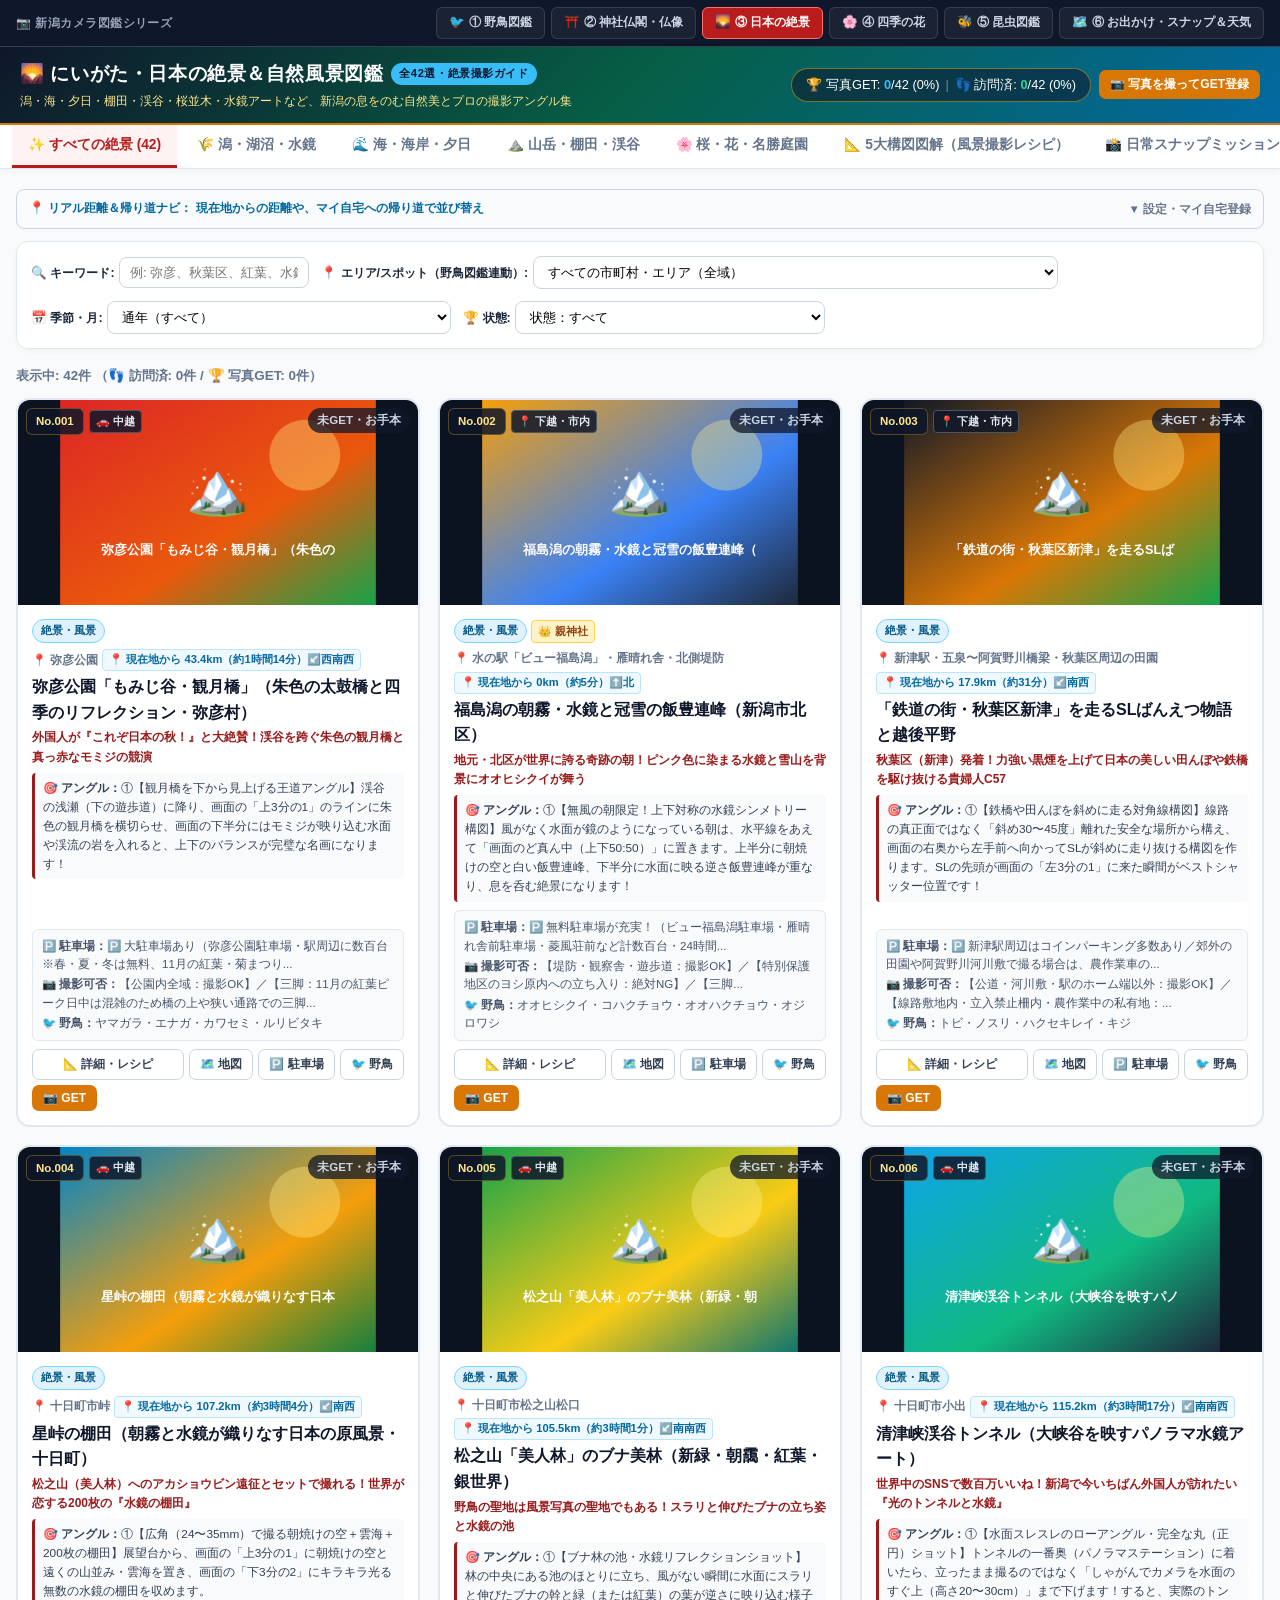
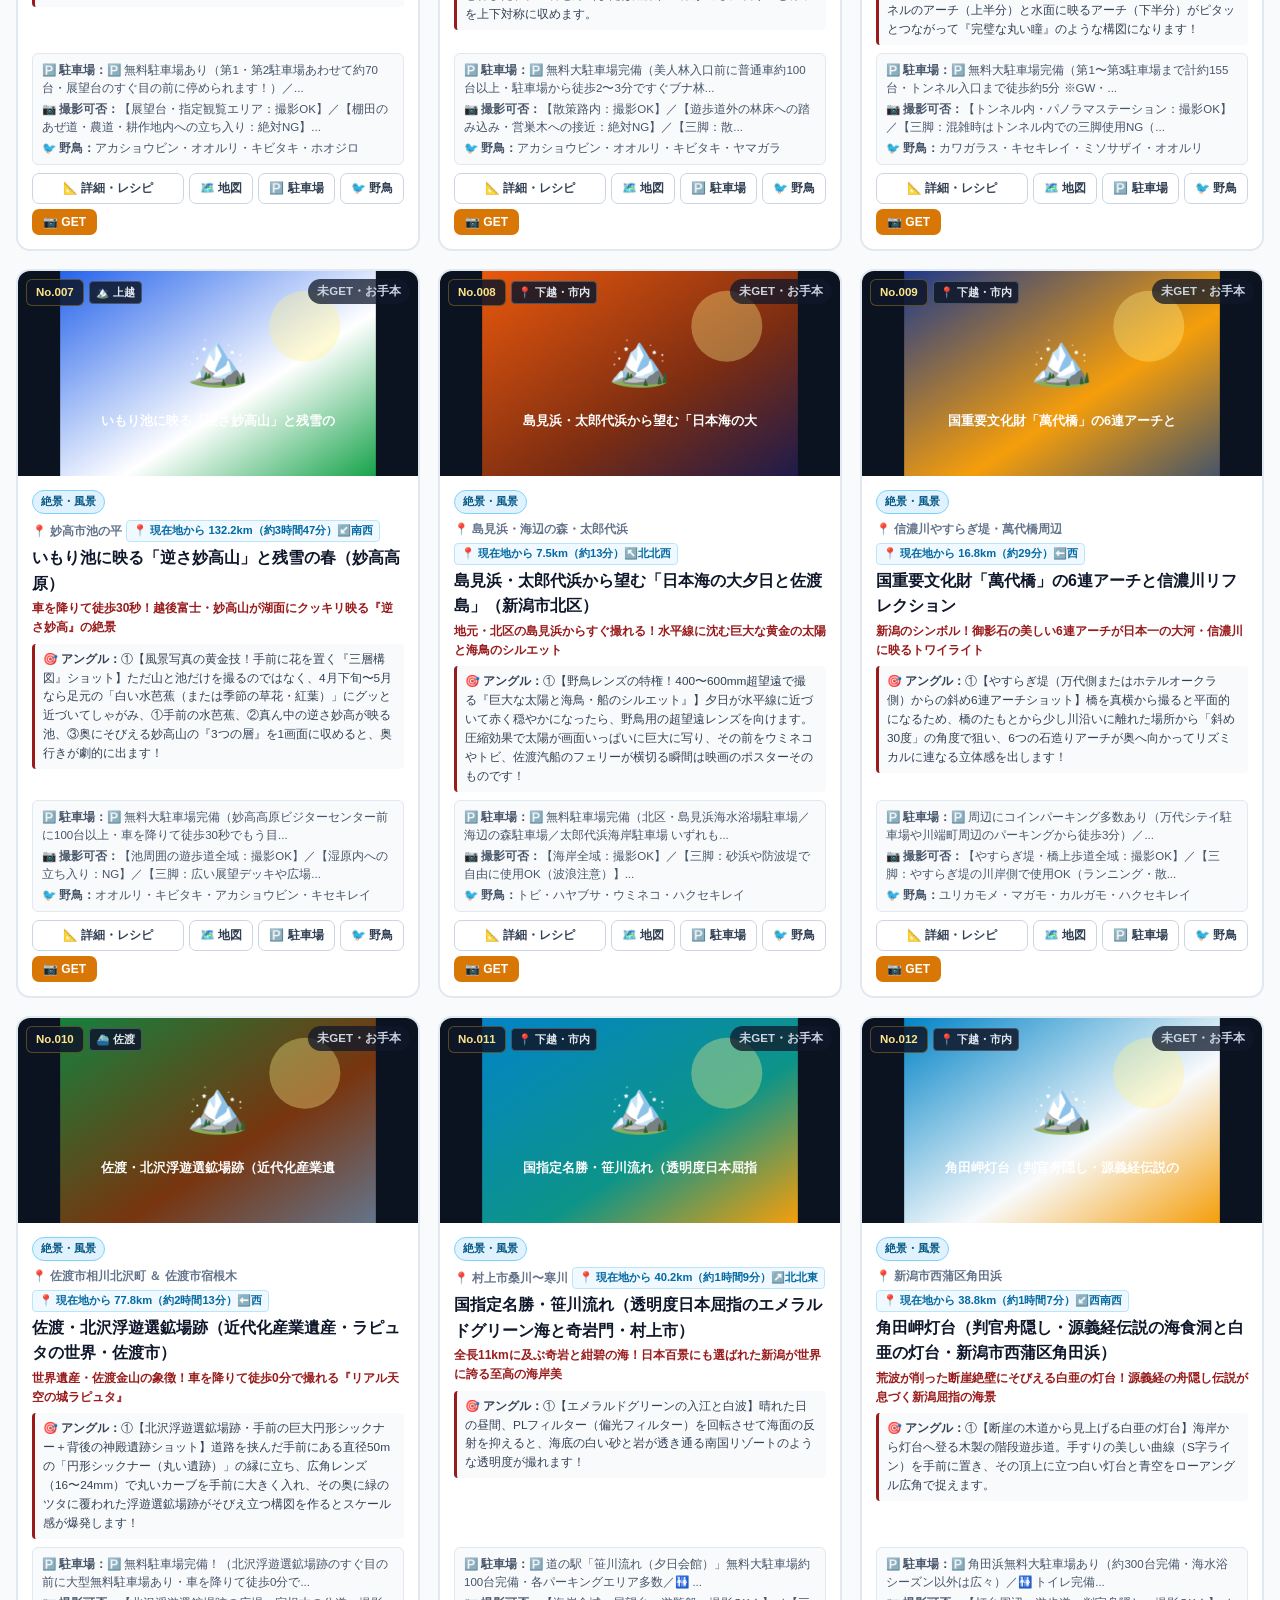
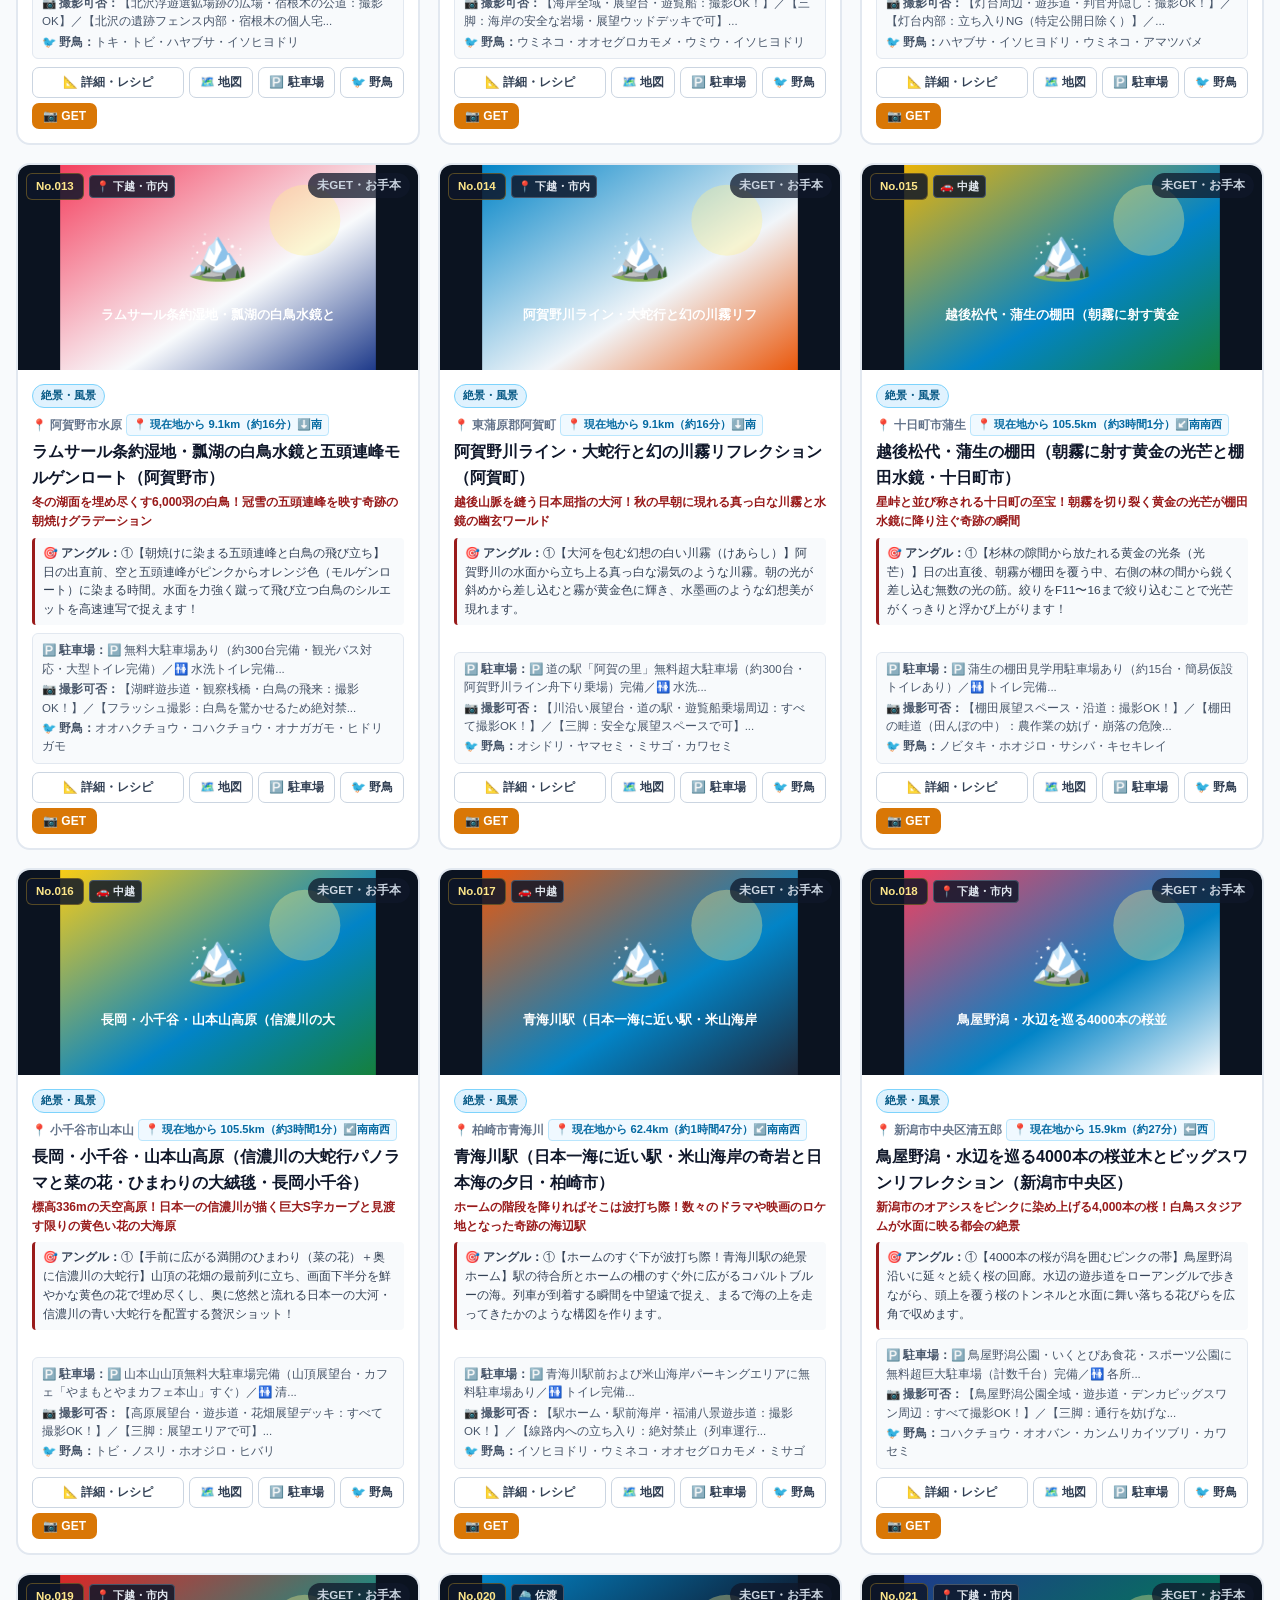
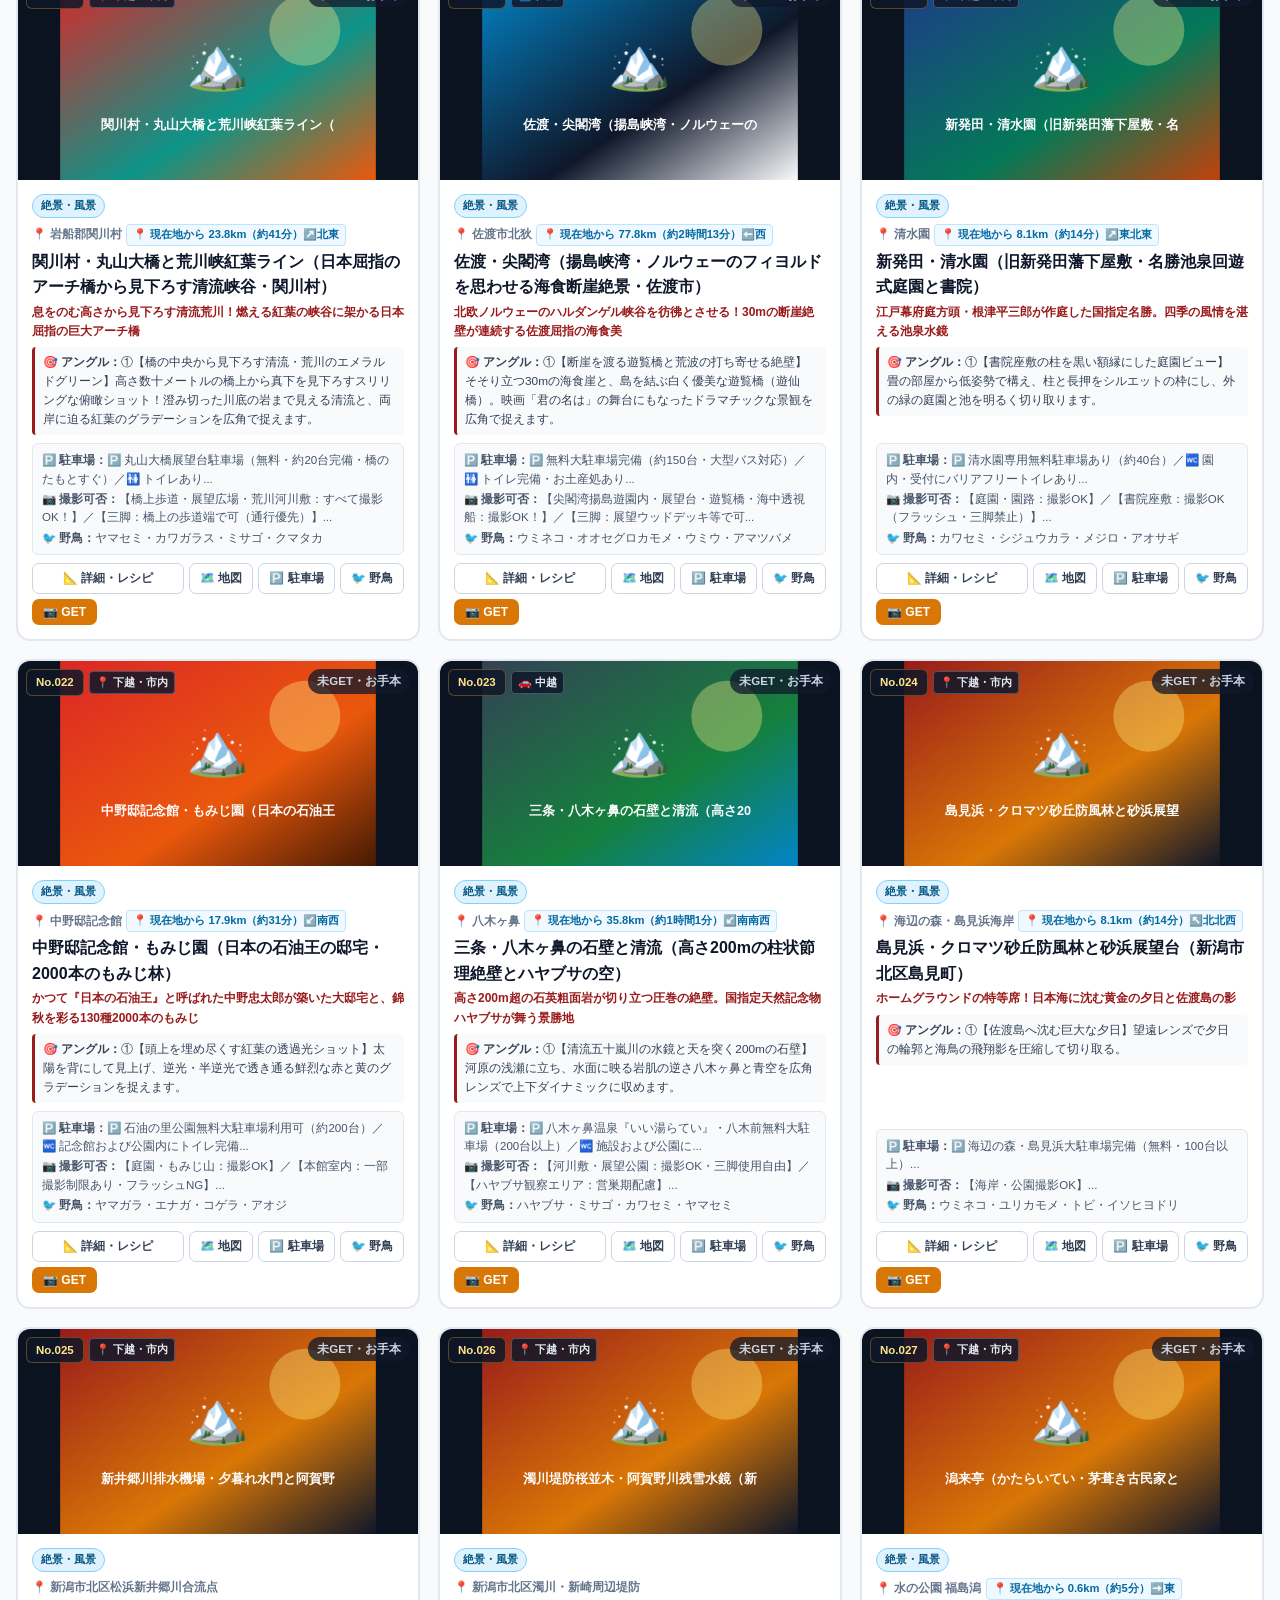
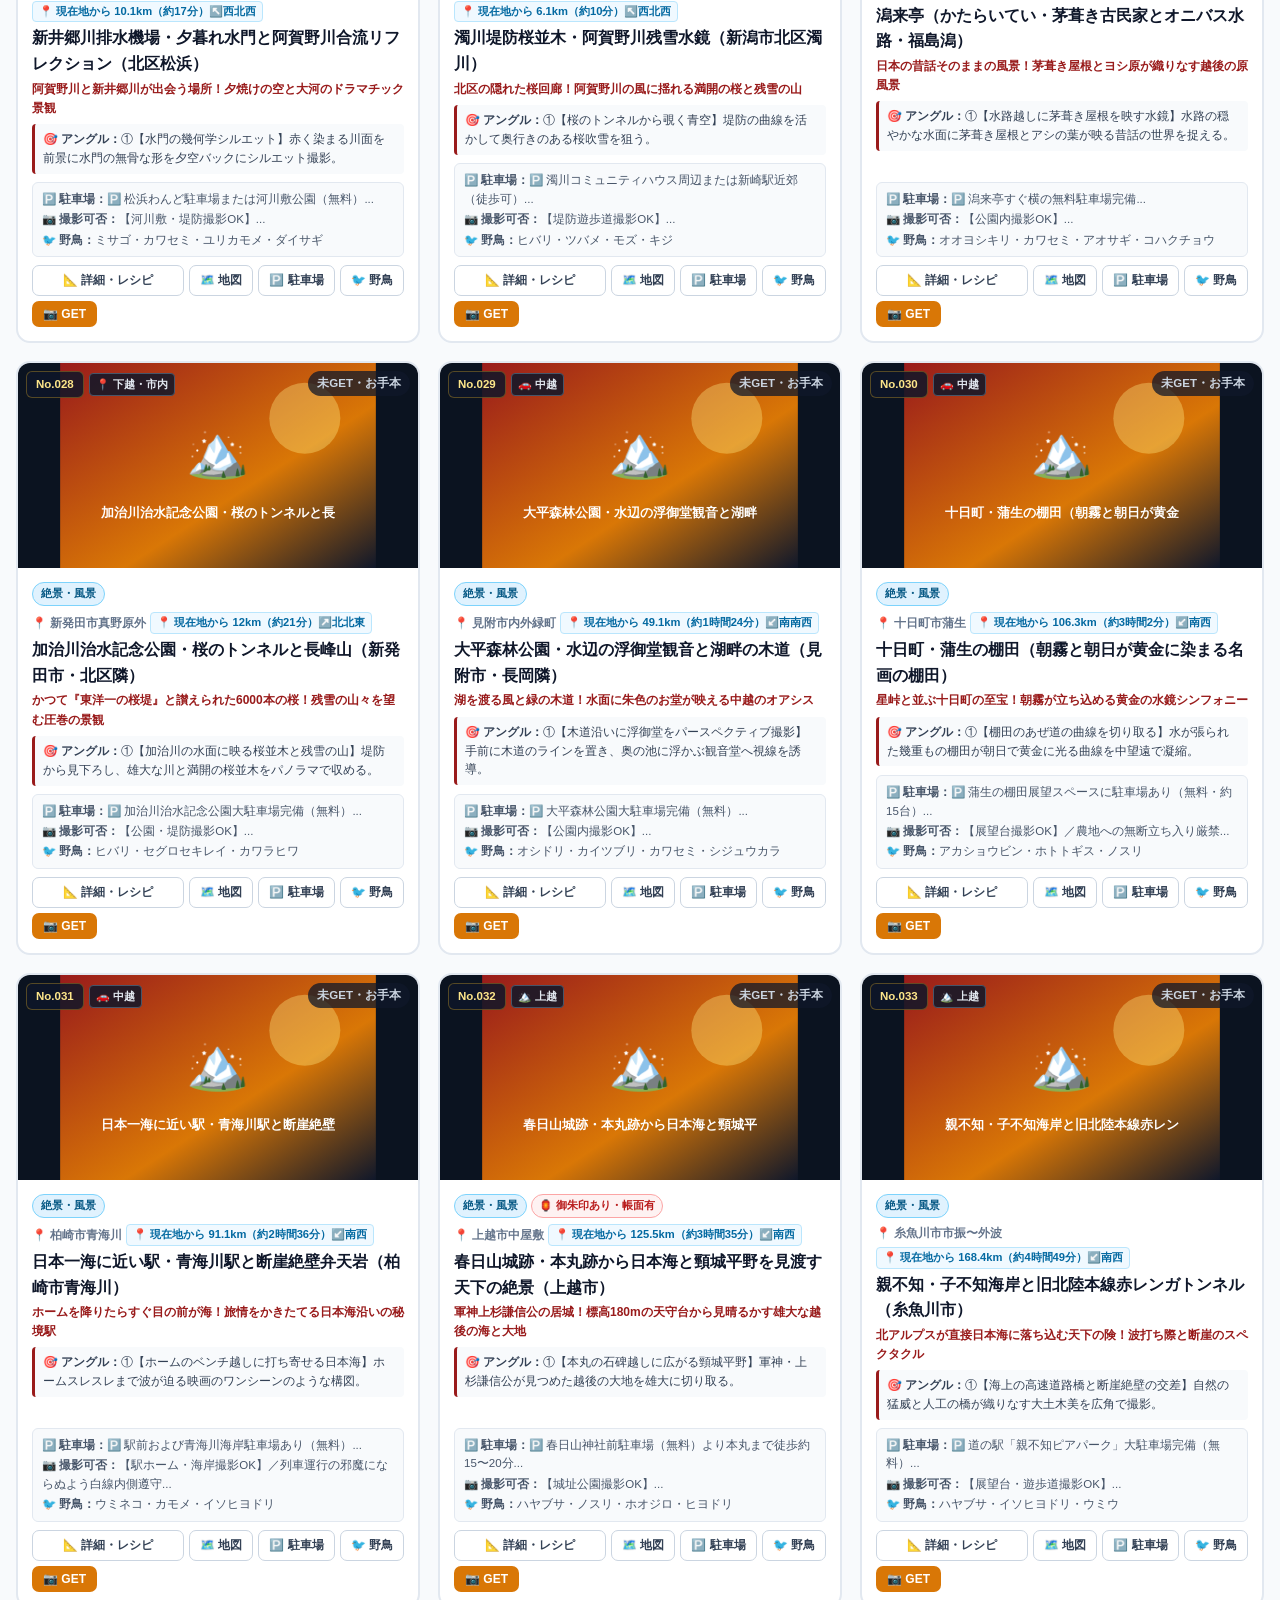
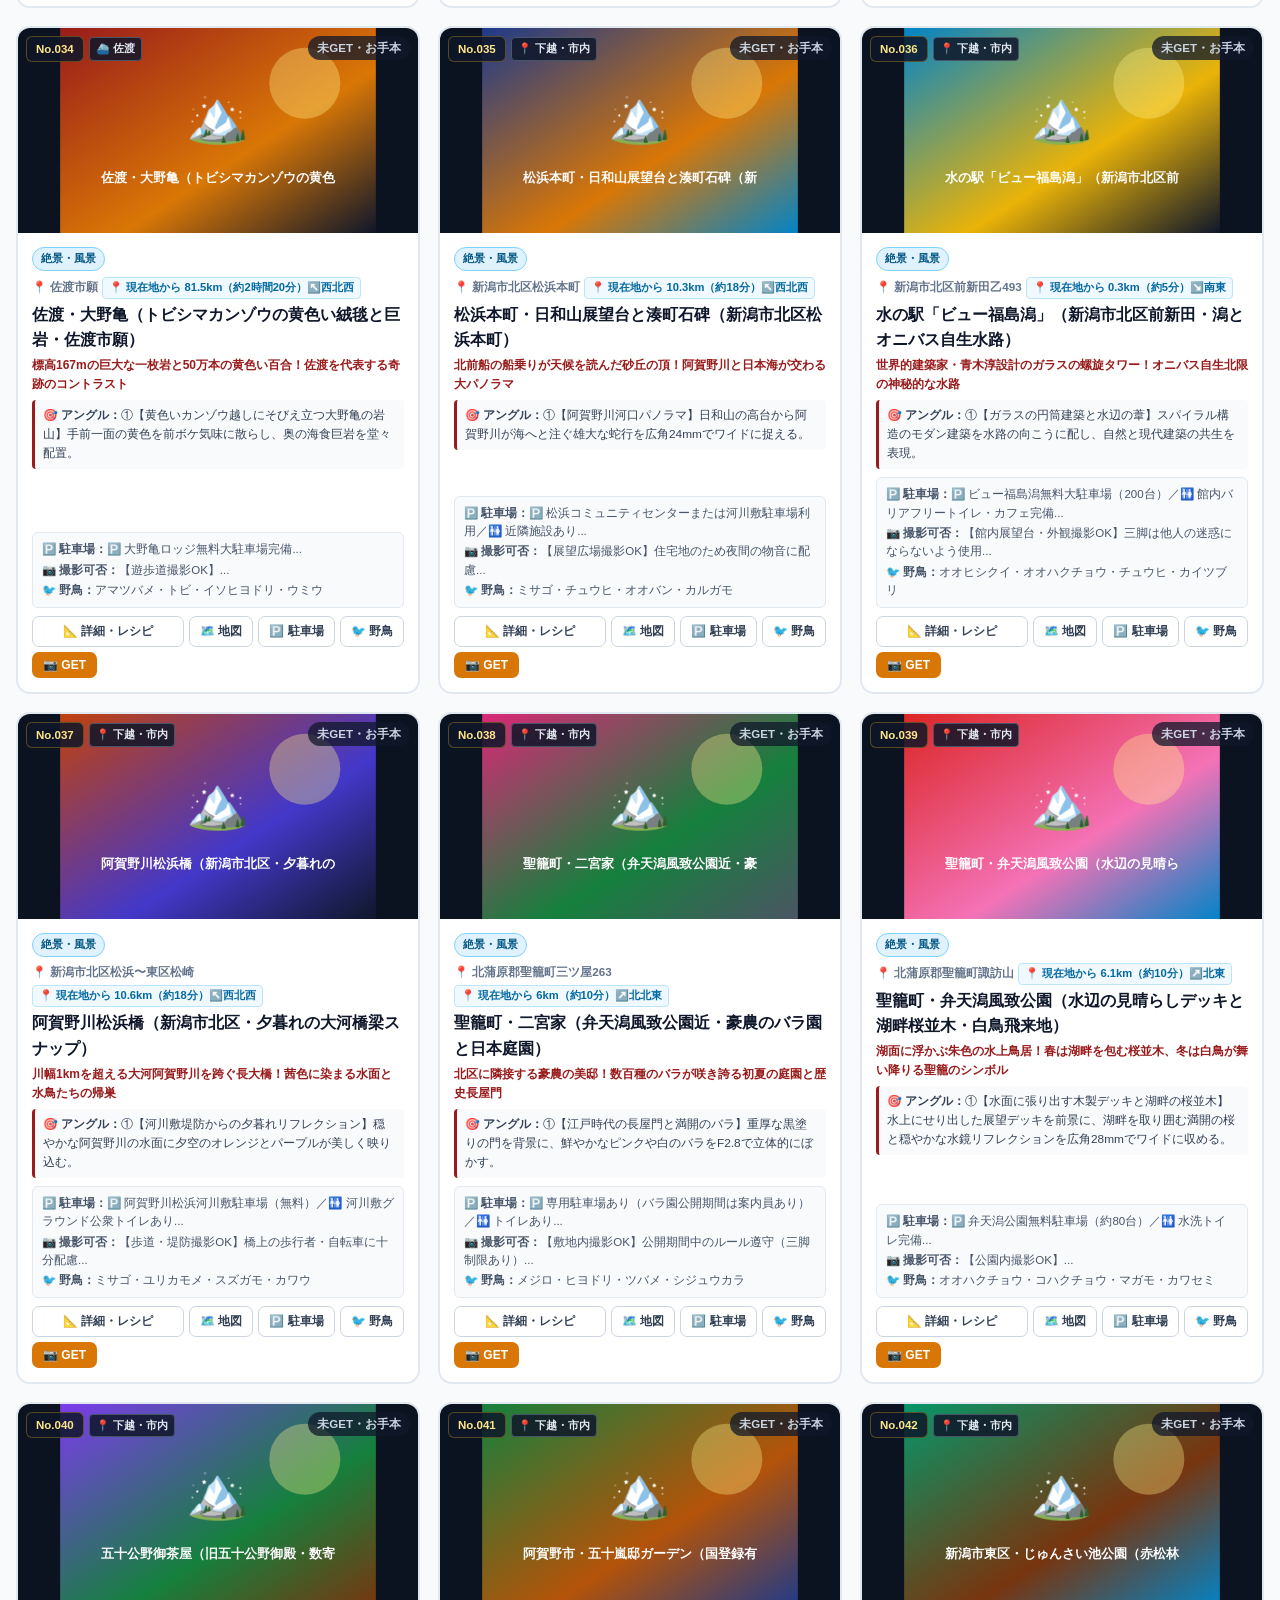
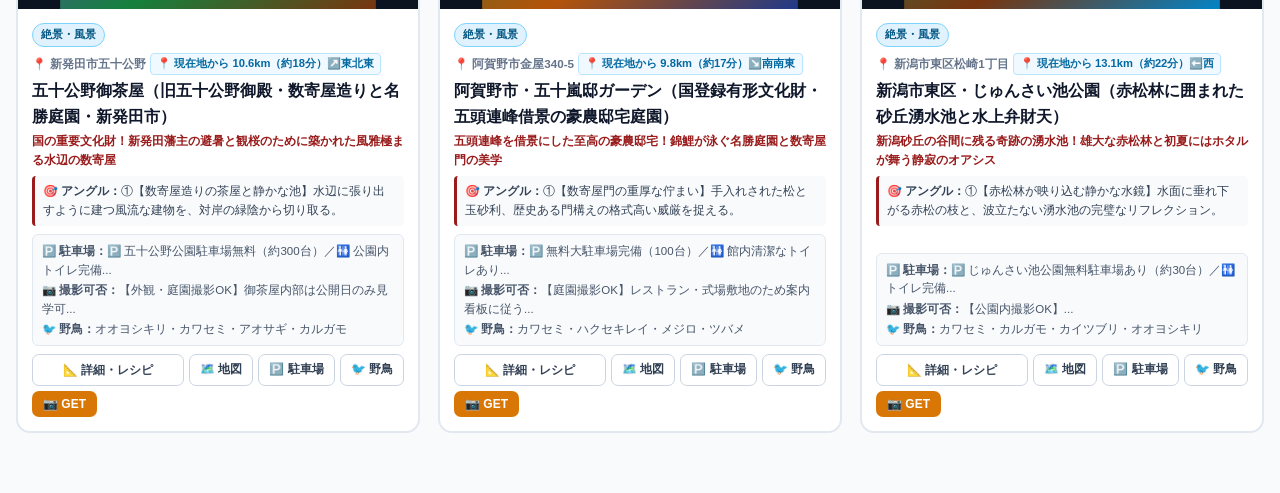
<file: 日本の絶景・風景図鑑/index.html>
<!DOCTYPE html>
<html lang="ja">
<head>
  <meta charset="UTF-8" />
  <meta name="viewport" content="width=device-width, initial-scale=1.0" />
  <title>にいがた・日本の絶景＆自然風景図鑑 - 全42選・プロ撮影アングル＆水鏡ガイド</title>
  <style>
    :root {
      --vermilion: #991b1b;
      --vermilion-bright: #b91c1c;
      --gold: #d97706;
      --gold-light: #fef3c7;
      --sumi: #0f172a;
      --bg-washi: #f8fafc;
      --card-bg: #ffffff;
      --border: #e2e8f0;
      --text: #1e293b;
      --muted: #64748b;
    }
    * { box-sizing: border-box; margin: 0; padding: 0; }
    body {
      font-family: "Hiragino Kaku Gothic ProN", "Yu Gothic", "Meiryo", sans-serif;
      background: var(--bg-washi);
      color: var(--text);
      line-height: 1.6;
    }
    /* 全5アプリ共通・最上部グローバルナビバー */
    .global-suite-nav {
      background: #0f172a;
      border-bottom: 1px solid #334155;
      padding: 7px 16px;
      position: sticky;
      top: 0;
      z-index: 1000;
    }
    .global-suite-inner {
      max-width: 1380px;
      margin: 0 auto;
      display: flex;
      justify-content: space-between;
      align-items: center;
      flex-wrap: wrap;
      gap: 8px;
    }
    .global-suite-links {
      display: flex;
      gap: 6px;
      flex-wrap: wrap;
      align-items: center;
    }
    .suite-nav-pill {
      display: inline-flex;
      align-items: center;
      gap: 5px;
      padding: 5px 12px;
      border-radius: 6px;
      font-size: 0.78rem;
      font-weight: 700;
      color: #cbd5e1;
      text-decoration: none;
      background: rgba(255,255,255,0.05);
      border: 1px solid rgba(255,255,255,0.12);
      transition: all 0.15s;
      white-space: nowrap;
    }
    .suite-nav-pill:hover {
      background: rgba(255,255,255,0.14);
      color: #ffffff;
    }
    .suite-nav-pill.active {
      background: #b91c1c;
      color: #ffffff;
      border-color: #f87171;
      font-weight: 800;
    }

    /* 落ち着いた和モダン・朱色ヘッダー */
    .wa-header {
      background: linear-gradient(135deg, #450a0a 0%, #7f1d1d 60%, #991b1b 100%);
      color: #f8fafc;
      padding: 12px 20px;
      border-bottom: 2px solid #d97706;
      box-shadow: 0 2px 10px rgba(0,0,0,0.15);
    }
    .wa-header-inner {
      max-width: 1380px;
      margin: 0 auto;
      display: flex;
      justify-content: space-between;
      align-items: center;
      flex-wrap: wrap;
      gap: 10px;
    }
    .brand-title {
      font-size: 1.2rem;
      font-weight: 900;
      letter-spacing: 0.03em;
      display: flex;
      align-items: center;
      gap: 8px;
      flex-wrap: wrap;
      color: #ffffff;
    }
    .brand-sub {
      font-size: 0.75rem;
      color: #fde68a;
      display: block;
      margin-top: 2px;
    }
    .header-right {
      display: flex;
      align-items: center;
      gap: 8px;
      flex-wrap: wrap;
    }
    .progress-pill {
      background: rgba(15,23,42,0.55);
      border: 1px solid rgba(251,191,36,0.45);
      padding: 6px 14px;
      border-radius: 99px;
      font-size: 0.8rem;
      color: #ffffff;
    }
    .btn {
      display: inline-flex;
      align-items: center;
      justify-content: center;
      gap: 5px;
      padding: 7px 13px;
      border-radius: 7px;
      font-size: 0.8rem;
      font-weight: 700;
      cursor: pointer;
      border: 1px solid transparent;
      text-decoration: none;
      transition: all 0.15s;
    }
    .btn-sm { padding: 5px 10px; font-size: 0.75rem; }
    .btn-vermilion { background: #b91c1c; color: #fff; }
    .btn-vermilion:hover { background: #991b1b; }
    .btn-gold { background: #d97706; color: #fff; }
    .btn-gold:hover { background: #b45309; }
    .btn-outline { background: #fff; color: #334155; border-color: #cbd5e1; }
    .btn-outline:hover { background: #f1f5f9; border-color: #94a3b8; color: #0f172a; }
    .btn-bird-link {
      background: #f1f5f9;
      color: #334155;
      border: 1px solid #cbd5e1;
    }
    .btn-bird-link:hover {
      background: #e2e8f0;
      color: #0f172a;
    }

    /* カテゴリタブ（野鳥図鑑と同じ白背景＋下線ハイライト方式に完全統一） */
    .cat-nav {
      background: #ffffff;
      border-bottom: 1px solid #e2e8f0;
      position: sticky;
      top: 43px;
      z-index: 950;
      box-shadow: 0 2px 6px rgba(0,0,0,0.04);
    }
    .cat-nav-inner {
      max-width: 1380px;
      margin: 0 auto;
      display: flex;
      overflow-x: auto;
      gap: 4px;
      padding: 0 12px;
    }
    .cat-tab {
      background: transparent;
      color: #64748b;
      border: none;
      border-bottom: 3px solid transparent;
      padding: 11px 16px;
      border-radius: 0;
      font-weight: 700;
      font-size: 0.86rem;
      cursor: pointer;
      white-space: nowrap;
      transition: all 0.15s;
    }
    .cat-tab:hover {
      color: #0f172a;
      background: #f8fafc;
    }
    .cat-tab.active {
      color: #b91c1c;
      border-bottom-color: #b91c1c;
      background: #fef2f2;
      font-weight: 800;
    }

    .container {
      max-width: 1380px;
      margin: 0 auto;
      padding: 20px 16px 60px;
    }

    /* フィルターバー */
    .filter-bar {
      background: #fff;
      border: 1px solid #e2e8f0;
      border-radius: 12px;
      padding: 14px;
      display: flex;
      flex-wrap: wrap;
      gap: 12px;
      align-items: center;
      margin-bottom: 16px;
      box-shadow: 0 2px 6px rgba(0,0,0,0.04);
    }
    .filter-select, .filter-input {
      padding: 7px 10px;
      border: 1px solid #cbd5e1;
      border-radius: 8px;
      font-size: 0.82rem;
      background: #fff;
    }

    /* 連動バナー */
    .linked-spot-banner {
      background: linear-gradient(135deg, #fffbeb 0%, #fef2f2 100%);
      border: 2px solid #f59e0b;
      border-radius: 12px;
      padding: 14px 18px;
      margin-bottom: 18px;
      display: none;
      justify-content: space-between;
      align-items: center;
      flex-wrap: wrap;
      gap: 10px;
    }

    /* カードグリッド */
    .dex-grid {
      display: grid;
      grid-template-columns: repeat(auto-fill, minmax(320px, 1fr));
      gap: 18px;
    }
    .dex-card {
      background: #fff;
      border-radius: 14px;
      border: 2px solid #e2e8f0;
      overflow: hidden;
      cursor: pointer;
      transition: transform 0.16s, box-shadow 0.16s;
      display: flex;
      flex-direction: column;
    }
    .dex-card:hover {
      transform: translateY(-3px);
      box-shadow: 0 10px 24px rgba(0,0,0,0.1);
      border-color: #cbd5e1;
    }
    .dex-card.captured {
      border-color: #f59e0b;
      box-shadow: 0 0 0 2px rgba(245,158,11,0.25);
    }
    .card-top {
      position: relative;
      height: 205px;
      background: #0b1320;
      display: flex;
      align-items: center;
      justify-content: center;
      overflow: hidden;
    }
    .card-top img {
      width: 100%;
      height: 100%;
      object-fit: contain;
      background: #0b1320;
    }
    .card-split {
      display: grid;
      grid-template-columns: 1fr 1fr;
      width: 100%;
      height: 100%;
      gap: 2px;
      background: #fbbf24;
    }
    .card-split-pane {
      position: relative;
      width: 100%;
      height: 100%;
      background: #0b1320;
    }
    .split-label {
      position: absolute;
      bottom: 6px;
      left: 6px;
      background: rgba(15,23,42,0.82);
      color: #fff;
      font-size: 0.65rem;
      font-weight: 800;
      padding: 2px 6px;
      border-radius: 4px;
    }
    .split-label.mine { background: #d97706; }
    .card-badges-left {
      position: absolute;
      top: 8px;
      left: 8px;
      display: flex;
      align-items: center;
      gap: 5px;
      z-index: 5;
    }
    .dex-badge {
      background: rgba(15,23,42,0.85);
      color: #fde68a;
      font-size: 0.72rem;
      font-weight: 800;
      padding: 3px 9px;
      border-radius: 6px;
      border: 1px solid rgba(251,191,36,0.3);
      display: inline-block;
    }
    .get-badge {
      position: absolute;
      top: 8px;
      right: 8px;
      font-size: 0.72rem;
      font-weight: 800;
      padding: 3px 9px;
      border-radius: 99px;
      z-index: 2;
    }
    .get-badge.is-get { background: #f59e0b; color: #fff; }
    .get-badge.not-get { background: rgba(15,23,42,0.75); color: #cbd5e1; }

    .card-body {
      padding: 14px;
      display: flex;
      flex-direction: column;
      flex: 1;
    }
    .cat-pill {
      display: inline-block;
      font-size: 0.7rem;
      font-weight: 800;
      padding: 2px 8px;
      border-radius: 99px;
    }
    .cat-shrine { background: #fee2e2; color: #991b1b; border: 1px solid #fca5a5; }
    .cat-scenery { background: #e0f2fe; color: #075985; border: 1px solid #7dd3fc; }
    .cat-flora { background: #dcfce7; color: #166534; border: 1px solid #86efac; }

    /* おすすめアングル3選ボックス */
    .recipe-box {
      background: linear-gradient(135deg, #fffbeb 0%, #fef2f2 100%);
      border: 2px solid #f59e0b;
      border-radius: 12px;
      padding: 16px;
      margin-bottom: 16px;
    }
    .recipe-list {
      display: grid;
      grid-template-columns: repeat(auto-fit, minmax(260px, 1fr));
      gap: 10px;
      margin-top: 10px;
    }
    .recipe-card {
      background: #fff;
      border: 1px solid #fcd34d;
      border-left: 5px solid #dc2626;
      border-radius: 8px;
      padding: 10px 12px;
      font-size: 0.82rem;
      color: #1e293b;
      box-shadow: 0 2px 5px rgba(0,0,0,0.04);
    }

    /* 5大構図ガイド */
    .comp-guide-grid {
      display: grid;
      grid-template-columns: repeat(auto-fit, minmax(360px, 1fr));
      gap: 18px;
      margin-top: 16px;
    }
    .comp-card {
      background: #fff;
      border: 2px solid #cbd5e1;
      border-radius: 14px;
      overflow: hidden;
      box-shadow: 0 4px 12px rgba(0,0,0,0.05);
    }
    .comp-svg-wrap {
      background: #0f172a;
      padding: 14px;
      text-align: center;
    }
    .comp-body {
      padding: 16px;
    }

    /* 地域別マイ写真集 */
    .photobook-grid {
      display: grid;
      grid-template-columns: repeat(auto-fill, minmax(260px, 1fr));
      gap: 16px;
    }
    .pb-card {
      background: #fff;
      border-radius: 12px;
      border: 2px solid #e2e8f0;
      overflow: hidden;
      box-shadow: 0 4px 10px rgba(0,0,0,0.05);
      display: flex;
      flex-direction: column;
    }
    .pb-card.is-mine {
      border-color: #f59e0b;
      box-shadow: 0 0 0 2px rgba(245,158,11,0.28);
    }
    .pb-img-wrap {
      position: relative;
      height: 185px;
      background: #0b1320;
    }
    .pb-img-wrap img {
      width: 100%;
      height: 100%;
      object-fit: contain;
    }

    /* モーダル */
    .modal-backdrop {
      position: fixed;
      inset: 0;
      background: rgba(15,23,42,0.78);
      display: none;
      align-items: center;
      justify-content: center;
      z-index: 1000;
      padding: 16px;
    }
    .modal-backdrop.open { display: flex; }
    .modal-window {
      background: #fff;
      width: 100%;
      max-width: 1060px;
      max-height: 92vh;
      border-radius: 16px;
      overflow: hidden;
      display: flex;
      flex-direction: column;
      box-shadow: 0 20px 50px rgba(0,0,0,0.45);
    }
    .modal-header {
      background: #0f172a;
      color: #f8fafc;
      padding: 14px 20px;
      display: flex;
      justify-content: space-between;
      align-items: center;
      border-bottom: 1px solid #334155;
    }
    .modal-body {
      padding: 20px;
      overflow-y: auto;
    }
    .compare-arena {
      display: grid;
      grid-template-columns: repeat(auto-fit, minmax(300px, 1fr));
      gap: 16px;
      margin-bottom: 16px;
    }
    .compare-box {
      background: #0f172a;
      border-radius: 12px;
      overflow: hidden;
      border: 2px solid #334155;
    }
    .compare-box.mine { border-color: #f59e0b; }
    .compare-header {
      padding: 8px 12px;
      color: #fff;
      font-size: 0.82rem;
      font-weight: 800;
      display: flex;
      justify-content: space-between;
      align-items: center;
      background: rgba(255,255,255,0.08);
    }
    .compare-img-wrap {
      height: 270px;
      display: flex;
      align-items: center;
      justify-content: center;
      background: #090d16;
      position: relative;
    }
    .compare-img-wrap img {
      width: 100%;
      height: 100%;
      object-fit: contain;
    }
    .info-grid {
      display: grid;
      grid-template-columns: repeat(auto-fit, minmax(280px, 1fr));
      gap: 14px;
      margin-bottom: 16px;
    }
    .info-card {
      background: #f8fafc;
      border: 1px solid #e2e8f0;
      border-radius: 10px;
      padding: 14px;
    }
    .info-card h4 {
      font-size: 0.9rem;
      margin-bottom: 6px;
      color: #0f172a;
    }
    .info-card p {
      font-size: 0.83rem;
      color: #334155;
    }
    .month-bar {
      display: grid;
      grid-template-columns: repeat(12, 1fr);
      gap: 4px;
      margin-top: 8px;
    }
    .month-cell {
      text-align: center;
      padding: 4px 2px;
      font-size: 0.72rem;
      border-radius: 4px;
      background: #f1f5f9;
      color: #94a3b8;
    }
    .month-cell.on {
      background: #dc2626;
      color: #fff;
      font-weight: 800;
    }
  
  /* 地域クイックフィルター */
  .region-filter-bar {
    display: flex;
    gap: 6px;
    flex-wrap: wrap;
    align-items: center;
    background: #f1f5f9;
    padding: 8px 12px;
    border-radius: 10px;
    margin-bottom: 12px;
    border: 1px solid #cbd5e1;
  }
  .btn-region {
    background: #ffffff;
    color: #334155;
    border: 1px solid #cbd5e1;
    border-radius: 6px;
    padding: 5px 12px;
    font-size: 0.78rem;
    font-weight: 700;
    cursor: pointer;
    transition: all 0.15s ease;
  }
  .btn-region:hover {
    background: #e2e8f0;
    color: #0f172a;
  }
  .btn-region.active {
    background: #0f172a;
    color: #ffffff;
    border-color: #0f172a;
  }
  .btn-region[data-region='kaetsu'].active,
  .btn-region[data-region='chuetsu'].active,
  .btn-region[data-region='joetsu'].active,
  .btn-region[data-region='sado'].active {
    background: #0f172a;
    border-color: #0f172a;
  }

  /* AIレシピ作例アコーディオン */
  details.recipe-accordion {
    margin-top: 14px;
    background: #fffbeb;
    border: 1.5px solid #fde68a;
    border-radius: 10px;
    overflow: hidden;
    box-shadow: 0 2px 6px rgba(0,0,0,0.04);
  }
  details.recipe-accordion[open] {
    border-color: #f59e0b;
  }
  summary.recipe-accordion-summary {
    display: flex;
    justify-content: space-between;
    align-items: center;
    flex-wrap: wrap;
    gap: 8px;
    padding: 12px 14px;
    background: #fef3c7;
    cursor: pointer;
    user-select: none;
    font-weight: 800;
    color: #92400e;
    transition: background 0.2s;
  }
  summary.recipe-accordion-summary:hover {
    background: #fde68a;
  }
  .recipe-accordion-content {
    padding: 14px;
    border-top: 1px solid #fde68a;
    background: #fffbeb;
  }


    /* 👣 行ったことある（訪問済み）判定バッジ＆バー */
    .visit-toggle-badge {
      display: inline-flex;
      align-items: center;
      gap: 3px;
      font-size: 0.72rem;
      font-weight: 800;
      padding: 3px 8px;
      border-radius: 99px;
      cursor: pointer;
      transition: all 0.2s ease;
      box-shadow: 0 1px 4px rgba(0,0,0,0.25);
      border: 1px solid transparent;
      user-select: none;
    }
    .visit-toggle-badge.not-visited {
      background: rgba(15, 23, 42, 0.78);
      color: #cbd5e1;
      border-color: rgba(255, 255, 255, 0.25);
    }
    .visit-toggle-badge.not-visited:hover {
      background: #0f172a;
      color: #38bdf8;
      border-color: #38bdf8;
      transform: scale(1.05);
    }
    .visit-toggle-badge.is-visited {
      background: #059669;
      color: #ffffff;
      border-color: #34d399;
      box-shadow: 0 0 8px rgba(16, 185, 129, 0.4);
    }
    .visit-toggle-badge.is-visited:hover {
      background: #047857;
      transform: scale(1.05);
    }

    .detail-visit-bar {
      margin-bottom: 14px;
      padding: 10px 14px;
      border-radius: 8px;
      background: #f8fafc;
      border: 1.5px dashed #cbd5e1;
      display: flex;
      justify-content: space-between;
      align-items: center;
      cursor: pointer;
      transition: all 0.2s ease;
      gap: 10px;
    }
    .detail-visit-bar:hover {
      background: #f1f5f9;
      border-color: #94a3b8;
    }
    .detail-visit-bar.is-visited {
      background: #ecfdf5;
      border: 1.5px solid #10b981;
      box-shadow: 0 2px 8px rgba(16, 185, 129, 0.15);
    }
    .detail-visit-bar.is-visited:hover {
      background: #d1fae5;
    }
    .btn-visited-on {
      background: #059669;
      color: #ffffff;
      font-weight: 800;
      border: none;
      padding: 6px 14px;
      border-radius: 99px;
      box-shadow: 0 2px 6px rgba(5, 150, 105, 0.3);
    }
    .btn-visited-off {
      background: #ffffff;
      color: #475569;
      font-weight: 800;
      border: 1.5px solid #cbd5e1;
      padding: 6px 14px;
      border-radius: 99px;
    }

  
    /* 秘密のクリエイター・海外SNS発信モード用スタイル（二重ロック安全仕様） */
    .secret-sns-section {
      display: none;
    }
    body.secret-sns-active .secret-sns-section {
      display: block !important;
      animation: fadeInSecret 0.3s ease-in-out;
    }
    @keyframes fadeInSecret {
      from { opacity: 0; transform: translateY(-4px); }
      to { opacity: 1; transform: translateY(0); }
    }
    /* 通常時は鍵アイコン自体を完全非表示（押し間違いゼロ） */
    .secret-toggle-btn {
      display: none !important;
    }
    /* タイトルをトリプルタップした時だけ半透明で静かに出現 */
    body.secret-key-revealed .secret-toggle-btn {
      display: inline-flex !important;
      align-items: center;
      justify-content: center;
      cursor: pointer;
      opacity: 0.45;
      font-size: 0.9rem;
      padding: 3px 8px;
      border-radius: 6px;
      background: rgba(255, 255, 255, 0.12);
      border: 1px dashed rgba(255, 255, 255, 0.35);
      user-select: none;
      transition: opacity 0.2s, background 0.2s, transform 0.15s;
    }
    body.secret-key-revealed .secret-toggle-btn:hover {
      opacity: 0.9;
      background: rgba(255, 255, 255, 0.22);
      transform: scale(1.05);
    }
    /* 解放時はゴールドに点灯 */
    body.secret-sns-active .secret-toggle-btn {
      opacity: 1 !important;
      background: rgba(245, 158, 11, 0.25) !important;
      border: 1px solid #f59e0b !important;
    }

  </style>
</head>
<body>

  <!-- 全5アプリ共通・最上部グローバルナビバー（1〜5番の順序固定） -->
  <nav class="global-suite-nav">
    <div class="global-suite-inner">
      <div style="font-size:0.74rem; font-weight:800; color:#94a3b8; letter-spacing:0.04em;">
        📷 新潟カメラ図鑑シリーズ
      </div>
      <div class="global-suite-links">
        <a href="../index.html" id="btn-back-bird-dex" class="suite-nav-pill">🐦 ① 野鳥図鑑</a>
        <a href="../神社仏閣・絶景・花図鑑/index.html" class="suite-nav-pill">⛩️ ② 神社仏閣・仏像</a>
        <a href="index.html" class="suite-nav-pill active">🌄 ③ 日本の絶景</a>
        <a href="../四季の花・草木図鑑/index.html" id="btn-to-flora-dex" class="suite-nav-pill">🌸 ④ 四季の花</a>
        <a href="../昆虫図鑑/index.html" class="suite-nav-pill">🐝 ⑤ 昆虫図鑑</a>
        <a href="../冒険プランナー＆海釣り天気/index.html" class="suite-nav-pill">🗺️ ⑥ お出かけ・スナップ＆天気</a>
      </div>
    </div>
  </nav>

  <!-- 神社仏閣・絶景ヘッダー -->
  <header class="wa-header" style="background: linear-gradient(135deg, #0f172a 0%, #065f46 50%, #0369a1 100%);">
    <div class="wa-header-inner">
      <div>
        <div class="brand-title">
          <span>🌄 にいがた・日本の絶景＆自然風景図鑑</span>
          <span style="font-size:0.7rem; background:#38bdf8; color:#0f172a; padding:2px 8px; border-radius:99px; font-weight:800;">全42選・絶景撮影ガイド</span>
        </div>
        <span class="brand-sub">潟・海・夕日・棚田・渓谷・桜並木・水鏡アートなど、新潟の息をのむ自然美とプロの撮影アングル集</span>
      </div>

      <div class="header-right">
        <div class="progress-pill" style="display:flex; align-items:center; gap:6px; flex-wrap:wrap;">
          <span>🏆 写真GET: <strong id="hdr-get-count" style="color:#38bdf8;">0</strong>/<span id="hdr-total-count">42</span> (<span id="hdr-pct">0</span>%)</span>
          <span style="opacity:0.4;">|</span>
          <span>👣 訪問済: <strong id="hdr-visited-count" style="color:#34d399;">0</strong>/<span id="hdr-visited-total">42</span> (<span id="hdr-visited-pct">0</span>%)</span>
        </div>
        <button class="btn btn-gold btn-sm" onclick="JapanApp.openCaptureModal()">📷 写真を撮ってGET登録</button>
      </div>
    </div>
  </header>

  <!-- カテゴリ＆機能切り替えナビ（野鳥図鑑と同じ白背景タブ） -->
  <nav class="cat-nav">
    <div class="cat-nav-inner">
      <button class="cat-tab active" data-cat="all" onclick="JapanApp.setCategory('all')">✨ すべての絶景 (42)</button>
      <button class="cat-tab" data-cat="water" onclick="JapanApp.setCategory('water')">🌾 潟・湖沼・水鏡</button>
      <button class="cat-tab" data-cat="sea" onclick="JapanApp.setCategory('sea')">🌊 海・海岸・夕日</button>
      <button class="cat-tab" data-cat="mountain" onclick="JapanApp.setCategory('mountain')">⛰️ 山岳・棚田・渓谷</button>
      <button class="cat-tab" data-cat="garden" onclick="JapanApp.setCategory('garden')">🌸 桜・花・名勝庭園</button>
      <button class="cat-tab" data-cat="composition" onclick="JapanApp.setCategory('composition')">📐 5大構図図解（風景撮影レシピ）</button>
      <button class="cat-tab" data-cat="missions" onclick="JapanApp.setCategory('missions')">📸 日常スナップミッション</button>
    </div>
  </nav>

  <main class="container">
    <!-- 野鳥アプリからスポット指定で飛んできた時の連動バナー -->
    <div id="linked-spot-banner" class="linked-spot-banner">
      <div>
        <span style="font-size:0.72rem; background:#0f172a; color:#f8fafc; padding:2px 8px; border-radius:4px; font-weight:700;">📍 エリア連動モード</span>
        <div id="linked-spot-title" style="font-size:0.96rem; font-weight:800; color:#0f172a; margin-top:3px;"></div>
        <div id="linked-spot-sub" style="font-size:0.78rem; color:#475569;"></div>
      </div>
      <div style="display:flex; gap:8px; flex-wrap:wrap;">
        <button class="btn btn-outline btn-sm" onclick="JapanApp.clearSpotFilter()">🗾 新潟県すべてを表示</button>
        <a id="linked-spot-flora-btn" href="../四季の花・草木図鑑/index.html" class="btn btn-outline btn-sm">🌸 この場所の花図鑑へ →</a>
        <a id="linked-spot-back-btn" href="../index.html" class="btn btn-outline btn-sm">🐦 この場所の野鳥図鑑へ →</a>
      </div>
    </div>

    <!-- ① 図鑑一覧セクション（all / 神社仏閣 / 絶景・風景） -->
    <section id="sec-dex-main">
      

      <!-- 📍 GPS距離＆マイ自宅・帰り道寄り道ナビ設定バー -->
      <details id="gps-distance-nav-panel" style="background:#f8fafc; border:1px solid #cbd5e1; border-radius:8px; margin-bottom:12px; font-size:0.78rem;">
        <summary style="padding:9px 12px; cursor:pointer; color:#0369a1; font-weight:700; display:flex; justify-content:space-between; align-items:center; user-select:none;">
          <div style="display:flex; align-items:center; gap:8px; flex-wrap:wrap;">
            <span>📍 <strong>リアル距離＆帰り道ナビ：</strong> 現在地からの距離や、マイ自宅への帰り道で並び替え</span>
            <span id="badge-wayhome-active" style="display:none; font-size:0.68rem; background:#10b981; color:#fff; padding:1px 6px; border-radius:4px; font-weight:800;">🚗 帰り道優先中</span>
          </div>
          <span style="font-size:0.72rem; color:#64748b;">▼ 設定・マイ自宅登録</span>
        </summary>
        <div style="padding:12px 14px; border-top:1px solid #e2e8f0; background:#fff;">
          <!-- 1段目：現在地基準 ＆ 並び順コントロール -->
          <div style="display:flex; align-items:center; gap:8px; flex-wrap:wrap; margin-bottom:10px;">
            <strong>📍 現在地基準:</strong>
            <select id="geo-custom-origin" class="filter-select" style="font-size:0.75rem; padding:4px 6px;" onchange="JapanApp.onGeoOriginChange(this.value)">
              <option value="current">📍 GPS現在地を取得（スマホ・PCの現在位置）</option>
              <option value="kitaku_toyosaka" selected>★ 北区：豊栄駅・福島潟周辺（ホーム）</option>
              <option value="niigata_station">★ 中央区：新潟駅万代口・萬代橋周辺</option>
              <option value="niizaki">★ 北区：新崎・阿賀野川河口周辺</option>
              <option value="akiha_niitsu">★ 秋葉区：新津駅・新津丘陵周辺</option>
              <option value="yahiko">★ 西蒲・弥彦：弥彦神社・角田山麓</option>
              <option value="shibata">★ 下越：新発田駅・五十公野周辺</option>
              <option value="nagaoka_center">★ 中越：長岡駅・信濃川周辺</option>
              <option value="sanjo_tsubame">★ 県央：燕三条駅・弥彦山麓</option>
              <option value="uonuma_tokamachi">★ 魚沼・十日町（南魚沼・越後湯沢）</option>
              <option value="joetsu_takada">★ 上越：高田城址・直江津駅</option>
              <option value="itoigawa_west">★ 上越西端：糸魚川・親不知</option>
              <option value="sado_island">★ 佐渡島（両津港・相川）</option>
            </select>
            <span style="margin-left:auto; display:flex; align-items:center; gap:6px; flex-wrap:wrap;">
              <strong>並び順:</strong>
              <button class="btn btn-sm btn-outline active" id="btn-sort-dist" onclick="JapanApp.toggleSortByDistance(true)">📍 近い順</button>
              <button class="btn btn-sm btn-outline" id="btn-sort-region" onclick="JapanApp.toggleSortByDistance(false)">🗾 番号順</button>
              <button class="btn btn-sm btn-outline" id="btn-wayhome-filter" onclick="JapanApp.toggleWayHomeOnly()" style="background:#ecfdf5; color:#065f46; border-color:#86efac; font-weight:800;" title="いまの場所から自宅へ帰る方向にあるスポットだけを絞り込み">
                🚗 帰り道寄り道のみ
              </button>
            </span>
          </div>

          <!-- 2段目：マイ自宅の登録・住所設定バー -->
          <div style="background:#f8fafc; border:1px solid #e2e8f0; padding:10px 12px; border-radius:6px; display:flex; align-items:center; justify-content:space-between; flex-wrap:wrap; gap:8px;">
            <div style="display:flex; align-items:center; gap:6px; flex-wrap:wrap;">
              <span style="font-size:0.75rem; font-weight:800; color:#0f172a;">🏠 マイ自宅:</span>
              <span id="label-user-home" style="font-size:0.75rem; font-weight:700; color:#0369a1; background:#e0f2fe; padding:2px 8px; border-radius:4px; border:1px solid #bae6fd;">
                新潟市北区（豊栄・福島潟周辺）
              </span>
              <span id="label-user-home-status" style="font-size:0.7rem; color:#64748b;">(初期設定)</span>
            </div>
            <div style="display:flex; align-items:center; gap:6px; flex-wrap:wrap;">
              <button class="btn btn-sm" onclick="JapanApp.saveCurrentLocationAsHome()" style="background:#0284c7; color:#fff; font-size:0.72rem; padding:4px 9px; border-radius:4px; font-weight:700;" title="自宅にいる時に押すと現在地座標が自宅に登録されます">
                📍 いまの場所を自宅に登録
              </button>
              <input type="text" id="input-home-address" placeholder="市町村・駅名（例: 西区、長岡駅、三条）" style="font-size:0.72rem; padding:4px 8px; border:1px solid #cbd5e1; border-radius:4px; width:180px;" onkeydown="if(event.key==='Enter') JapanApp.saveCustomHomeByText()" />
              <button class="btn btn-sm" onclick="JapanApp.saveCustomHomeByText()" style="background:#0f172a; color:#fff; font-size:0.72rem; padding:4px 9px; border-radius:4px; font-weight:700;">
                地名で登録
              </button>
              <button class="btn btn-sm btn-outline" id="btn-reset-home" onclick="JapanApp.resetHomeToDefault()" style="font-size:0.7rem; padding:3px 6px; display:none;" title="初期設定（北区）に戻す">
                リセット
              </button>
            </div>
          </div>
        </div>
      </details>

      <!-- フィルターバー -->
      <div class="filter-bar">
        <div>
          <strong style="font-size:0.78rem;">🔍 キーワード:</strong>
          <input type="text" id="flt-search" class="filter-input" placeholder="例: 弥彦、秋葉区、紅葉、水鏡..." oninput="JapanApp.renderGrid()" />
        </div>
        <div>
          <strong style="font-size:0.78rem;">📍 エリア/スポット（野鳥図鑑連動）:</strong>
          <select id="flt-spot" class="filter-select" onchange="JapanApp.onSpotSelectChange()">
            <option value="all">すべての市町村・エリア（全域）</option>
            <optgroup label="【📍 下越・新潟市内（ホーム・近場）】">
              <option value="fukushimagata">★福島潟・菜の花畑・野鳥前線（新潟市北区）</option>
              <option value="kaibenomori">★島見浜・海辺の森・太郎代浜夕日（新潟市北区）</option>
              <option value="matsuhama">★松浜稲荷神社・阿賀野川河口夕日（新潟市北区）</option>
              <option value="hiyoriyama">・白山神社・旧齋藤家別邸・下町湊稲荷（中央区）</option>
              <option value="toyanogata">・萬代橋・鳥屋野潟桜並木（中央区）</option>
              <option value="nishikan">・角田山麓・角田岬灯台・内野神社（西区・西蒲区）</option>
              <option value="akiha">★秋葉区（新津・北方文化博物館・古津八幡山・中野邸もみじ園）</option>
              <option value="gosen">・慈光寺巨杉・村松公園（五泉市）</option>
              <option value="hyoko">・瓢湖・旦飯野神社・出湯温泉・天朝山・阿賀野川（阿賀野・阿賀町）</option>
              <option value="shibata">・清水園名勝庭園・諏訪神社・菅谷不動尊・五十公野（新発田市）</option>
              <option value="tainai">・乙宝寺・胎内渓谷・関川村丸山大橋（胎内市・関川村）</option>
              <option value="murakami">・笹川流れ・瀬波海岸・村上羽黒神社（村上市）</option>
            </optgroup>
            <optgroup label="【🚗 中越・県央（日帰りドライブ）】">
              <option value="yahiko">★弥彦（彌彦神社・もみじ谷・国上寺五合庵・大河津分水）</option>
              <option value="sanjo_kamo">・加茂山公園青海神社・三条八幡宮・八木ヶ鼻（加茂・三条）</option>
              <option value="nagaoka">・宝徳山稲荷・高龍神社・良寛堂・寺泊白山媛神社・青海川駅（長岡・柏崎）</option>
              <option value="bijinbayashi">・美人林・星峠・清津峡・蒲生棚田・山本山・八海山（十日町・魚沼）</option>
            </optgroup>
            <optgroup label="【🏔️ 上越（遠征）】">
              <option value="joetsu_myoko">・いもり池妙高山・春日山林泉寺・親不知・能生弁天岩（妙高・上越・糸魚川）</option>
            </optgroup>
            <optgroup label="【⛴️ 佐渡（島）】">
              <option value="sado">・妙宣寺五重塔・北沢浮遊選鉱場・佐渡清水寺・尖閣湾（佐渡市）</option>
            </optgroup>
          </select>
        </div>
        <div>
          <strong style="font-size:0.78rem;">📅 季節・月:</strong>
          <select id="flt-month" class="filter-select" onchange="JapanApp.renderGrid()">
            <option value="all">通年（すべて）</option>
            <option value="spring">🌸 春（3〜5月：桜・新緑・水鏡）</option>
            <option value="summer">🌿 夏（6〜8月：風鈴・深緑・朝霧）</option>
            <option value="autumn">🍁 秋（9〜11月：もみじ谷紅葉・菊まつり・雲海）</option>
            <option value="winter">⛄ 冬（12〜2月：雪化粧の社殿・雪見障子）</option>
          </select>
        </div>
        <div>
          <strong style="font-size:0.78rem;">🏆 状態:</strong>
          <select id="flt-status" class="filter-select" onchange="JapanApp.renderGrid()">
            <option value="all">状態：すべて</option>
            <option value="unvisited">❓ まだ行ったことない（未訪問）のみ</option>
            <option value="visited">👣 行ったことある（訪問済み）のみ</option>
            <option value="visited_unget">🎯 行ったけど写真未GET（リベンジ候補！）</option>
            <option value="captured">🏆 写真GET済みのみ</option>
            <option value="uncaptured">📷 写真未GETのみ</option>
          </select>
        </div>
      </div>

      <div id="grid-count-bar" style="font-size:0.84rem; font-weight:700; color:var(--muted); margin-bottom:12px;"></div>
      <div id="japan-dex-grid" class="dex-grid"></div>
    </section>

    <!-- ② 脱・日の丸！神社仏閣＆絶景『5大・黄金構図』お手本図解セクション -->
    <section id="sec-composition-guide" style="display:none;">
      <div style="background:#fff; border:2px solid #f59e0b; border-radius:16px; padding:22px; margin-bottom:20px;">
        <div style="display:flex; justify-content:space-between; align-items:center; flex-wrap:wrap; gap:10px; margin-bottom:10px;">
          <div>
            <span style="background:#991b1b; color:#fef08a; font-size:0.75rem; font-weight:900; padding:3px 10px; border-radius:99px;">📸 カメラ初心者から一気にプロっぽくなる！</span>
            <h2 style="font-size:1.35rem; font-weight:900; color:#0f172a; margin-top:6px;">📐 野鳥の「日の丸構図」から一歩進む！神社仏閣＆絶景の『5大・黄金構図』図解ガイド</h2>
          </div>
          <button class="btn btn-outline btn-sm" onclick="JapanApp.setCategory('all')">← 図鑑カード一覧に戻る</button>
        </div>
        <p style="font-size:0.88rem; color:#334155;">
          野鳥撮影では鳥を画面の真ん中に捉える<strong>「日の丸構図」</strong>が大正解ですが、神社仏閣や広い風景をただ真ん中に撮ると「普通の記念写真」になりがちです。<br/>
          カメラのファインダー内にある<strong>「グリッド線（格子線）」を表示（DISPボタン等でON）</strong>にして、以下の<strong>5つの型</strong>のどれかに当てはめるだけで、外国人が見て息を呑むような作品に変わります！
        </p>

        <div class="comp-guide-grid">
          <!-- 構図1: 額縁構図 -->
          <div class="comp-card">
            <div class="comp-svg-wrap">
              <svg viewBox="0 0 360 210" width="100%" height="185">
                <rect width="360" height="210" fill="#0f172a"/>
                <!-- 奥の社殿 -->
                <polygon points="180,68 125,105 235,105" fill="#d97706"/>
                <rect x="140" y="105" width="80" height="55" fill="#991b1b"/>
                <!-- 手前の黒い鳥居・モミジのシルエット（額縁） -->
                <rect x="28" y="20" width="24" height="190" fill="#020617"/>
                <rect x="308" y="20" width="24" height="190" fill="#020617"/>
                <rect x="15" y="20" width="330" height="26" fill="#020617"/>
                <circle cx="65" cy="55" r="28" fill="#dc2626" opacity="0.85"/>
                <circle cx="295" cy="50" r="32" fill="#ea580c" opacity="0.85"/>
                <!-- ガイド枠 -->
                <rect x="52" y="46" width="256" height="145" fill="none" stroke="#fde047" stroke-width="2.5" stroke-dasharray="6,4"/>
                <text x="180" y="185" fill="#fde047" font-size="12" font-weight="bold" text-anchor="middle">周囲を暗い門・鳥居・枝葉で囲んで中央の主役を際立たせる</text>
              </svg>
            </div>
            <div class="comp-body">
              <span class="cat-pill cat-shrine" style="margin-bottom:6px;">神社仏閣・庭園で最強 No.1</span>
              <h3 style="font-size:1.05rem; font-weight:900; margin-bottom:6px;">① 額縁構図（トンネル構図）</h3>
              <p style="font-size:0.83rem; color:#334155; margin-bottom:8px;">
                <strong>【撮り方】</strong> 鳥居の柱、山門（随神門）、和室の障子枠、あるいは手前のモミジや桜の枝葉を<strong>「写真のフチ（額縁）」</strong>として画面の周囲に配置し、その奥にある社殿や景色を切り取ります。<br/>
                <strong>【コツ】</strong> 手前の門や日陰に立つことで、周囲が自然に暗く落ち、奥の光が当たっている社殿や紅葉が劇的に浮かび上がります。
              </p>
              <div style="font-size:0.78rem; background:#fef2f2; padding:6px 10px; border-radius:6px; color:#991b1b; font-weight:700;">
                📍 この構図が刺さる場所：彌彦神社（随神門）、旧齋藤家別邸（座敷から庭園）、弥彦もみじ谷（朱橋の上のモミジ）、清津峡渓谷トンネル
              </div>
            </div>
          </div>

          <!-- 構図2: 放射線・奥行き構図 -->
          <div class="comp-card">
            <div class="comp-svg-wrap">
              <svg viewBox="0 0 360 210" width="100%" height="185">
                <rect width="360" height="210" fill="#062e22"/>
                <!-- 杉並木 -->
                <rect x="25" y="0" width="22" height="210" fill="#022c22"/>
                <rect x="85" y="15" width="16" height="195" fill="#064e3b"/>
                <rect x="313" y="0" width="22" height="210" fill="#022c22"/>
                <rect x="259" y="15" width="16" height="195" fill="#064e3b"/>
                <!-- 参道（下から奥へ細くなる） -->
                <polygon points="70,210 290,210 200,85 160,85" fill="#94a3b8" opacity="0.5"/>
                <!-- 放射線ライン -->
                <line x1="70" y1="210" x2="180" y2="75" stroke="#fde047" stroke-width="3"/>
                <line x1="290" y1="210" x2="180" y2="75" stroke="#fde047" stroke-width="3"/>
                <line x1="0" y1="25" x2="180" y2="75" stroke="#38bdf8" stroke-width="2" stroke-dasharray="5,4"/>
                <line x1="360" y1="25" x2="180" y2="75" stroke="#38bdf8" stroke-width="2" stroke-dasharray="5,4"/>
                <circle cx="180" cy="75" r="10" fill="#ef4444"/>
                <text x="180" y="55" fill="#fde047" font-size="12" font-weight="bold" text-anchor="middle">消失点（一番奥の鳥居・光）へ視線を吸い込む</text>
              </svg>
            </div>
            <div class="comp-body">
              <span class="cat-pill cat-shrine" style="margin-bottom:6px;">参道・鳥居・並木道で必須</span>
              <h3 style="font-size:1.05rem; font-weight:900; margin-bottom:6px;">② 放射線構図（リーディングライン）</h3>
              <p style="font-size:0.83rem; color:#334155; margin-bottom:8px;">
                <strong>【撮り方】</strong> 参道の石畳、連なる赤い鳥居、杉並木やブナ林などを、<strong>画面の左下・右下から「奥の1点（消失点）」に向かって斜めに収束する</strong>ように配置します。<br/>
                <strong>【コツ】</strong> 参道の端（少し斜め位置）または低い姿勢（ローアングル）から撮ると、手前が広く・奥が狭くなり、写真に圧倒的な「奥行き」が生まれます。
              </p>
              <div style="font-size:0.78rem; background:#fef2f2; padding:6px 10px; border-radius:6px; color:#991b1b; font-weight:700;">
                📍 この構図が刺さる場所：彌彦神社（一の鳥居〜玉ノ橋の杉並木）、雲洞庵（赤門〜本堂の石畳）、蒼柴神社、美人林、萬代橋
              </div>
            </div>
          </div>

          <!-- 構図3: 三分割構図 -->
          <div class="comp-card">
            <div class="comp-svg-wrap">
              <svg viewBox="0 0 360 210" width="100%" height="185">
                <rect width="360" height="70" fill="#1e3a8a"/>
                <rect y="70" width="360" height="140" fill="#14532d"/>
                <!-- 棚田や菜の花の曲線 -->
                <path d="M 0 130 Q 150 110 360 155" stroke="#fde047" stroke-width="4" fill="none"/>
                <path d="M 0 165 Q 170 140 360 190" stroke="#fde047" stroke-width="4" fill="none"/>
                <!-- 三分割グリッド -->
                <line x1="120" y1="0" x2="120" y2="210" stroke="#fff" stroke-width="1.5" stroke-dasharray="4,4"/>
                <line x1="240" y1="0" x2="240" y2="210" stroke="#fff" stroke-width="1.5" stroke-dasharray="4,4"/>
                <line x1="0" y1="70" x2="360" y2="70" stroke="#fde047" stroke-width="2.5"/>
                <line x1="0" y1="140" x2="360" y2="140" stroke="#fff" stroke-width="1.5" stroke-dasharray="4,4"/>
                <!-- 交点 -->
                <circle cx="240" cy="70" r="9" fill="#ef4444"/>
                <circle cx="120" cy="140" r="9" fill="#ef4444"/>
                <text x="180" y="30" fill="#fff" font-size="12" font-weight="bold" text-anchor="middle">空 1 ： 地上 2 （または 空 2 ： 地上 1）に分け、赤い交点に主役を置く</text>
              </svg>
            </div>
            <div class="comp-body">
              <span class="cat-pill cat-scenery" style="margin-bottom:6px;">絶景・風景の基本にして王道</span>
              <h3 style="font-size:1.05rem; font-weight:900; margin-bottom:6px;">③ 三分割構図（1:2の黄金比）</h3>
              <p style="font-size:0.83rem; color:#334155; margin-bottom:8px;">
                <strong>【撮り方】</strong> 画面を縦・横に3等分する線を引き、<strong>「地平線・水平線を上1/3か下1/3の線に合わせる」</strong>、そして<strong>「線が交わる4つの交点のどれかに五重塔・一本桜・太陽・社殿を置く」</strong>撮り方です。<br/>
                <strong>【コツ】</strong> 地面の花や棚田を見せたい時は<strong>「空1：地上2」</strong>、朝焼けや夕焼け空を見せたい時は<strong>「空2：地上1」</strong>にします（真ん中で半分に割らないのが鉄則！）。
              </p>
              <div style="font-size:0.78rem; background:#e0f2fe; padding:6px 10px; border-radius:6px; color:#075985; font-weight:700;">
                📍 この構図が刺さる場所：福島潟（菜の花＋五頭連峰）、星峠の棚田、妙宣寺五重塔、大野亀、日本海夕日
              </div>
            </div>
          </div>

          <!-- 構図4: シンメトリー＆水鏡構図 -->
          <div class="comp-card">
            <div class="comp-svg-wrap">
              <svg viewBox="0 0 360 210" width="100%" height="185">
                <rect width="360" height="105" fill="#0f172a"/>
                <rect y="105" width="360" height="105" fill="#1e293b"/>
                <!-- 上の山・社殿 -->
                <polygon points="180,30 105,105 255,105" fill="#dc2626"/>
                <!-- 下の水鏡反射 -->
                <polygon points="180,180 105,105 255,105" fill="#dc2626" opacity="0.55"/>
                <!-- 対称軸 -->
                <line x1="180" y1="0" x2="180" y2="210" stroke="#fde047" stroke-width="2" stroke-dasharray="5,4"/>
                <line x1="0" y1="105" x2="360" y2="105" stroke="#38bdf8" stroke-width="2.5"/>
                <text x="180" y="22" fill="#fde047" font-size="12" font-weight="bold" text-anchor="middle">正面ド真ん中・上下二分割が唯一「神構図」になる瞬間！</text>
              </svg>
            </div>
            <div class="comp-body">
              <span class="cat-pill cat-scenery" style="margin-bottom:6px;">日の丸・二分割がプロ級になる特例</span>
              <h3 style="font-size:1.05rem; font-weight:900; margin-bottom:6px;">④ シンメトリー＆水鏡リフレクション構図</h3>
              <p style="font-size:0.83rem; color:#334155; margin-bottom:8px;">
                <strong>【撮り方】</strong> 壮大な神社本殿を正面から撮る時や、風のない早朝の水面に山やトンネルが映り込む「水鏡（リフレクション）」の時は、あえて<strong>左右対称・上下50:50のド真ん中配置</strong>にします。<br/>
                <strong>【コツ】</strong> 1ミリでも斜めに傾くと美しさが崩れるため、カメラの電子水準器をピッタリ水平に合わせ、自分の立ち位置も左右の中心に立つのが極意です。
              </p>
              <div style="font-size:0.78rem; background:#e0f2fe; padding:6px 10px; border-radius:6px; color:#075985; font-weight:700;">
                📍 この構図が刺さる場所：清津峡トンネル（水鏡）、いもり池（逆さ妙高）、宝徳山稲荷大社、北沢浮遊選鉱場跡
              </div>
            </div>
          </div>

          <!-- 構図5: 前ボケ＆望遠圧縮レイヤー構図 -->
          <div class="comp-card">
            <div class="comp-svg-wrap">
              <svg viewBox="0 0 360 210" width="100%" height="185">
                <rect width="360" height="210" fill="#1e1b4b"/>
                <!-- 背景の大きな雪山・社殿 -->
                <polygon points="210,25 90,175 330,175" fill="#cbd5e1" opacity="0.85"/>
                <polygon points="150,80 95,175 205,175" fill="#991b1b"/>
                <!-- 手前の大きな前ボケ（花・風鈴・灯籠） -->
                <circle cx="75" cy="145" r="48" fill="#f472b6" opacity="0.65"/>
                <circle cx="115" cy="170" r="36" fill="#fde047" opacity="0.55"/>
                <text x="75" y="148" fill="#fff" font-size="11" font-weight="bold" text-anchor="middle">手前：ふんわり前ボケ</text>
                <text x="225" y="115" fill="#0f172a" font-size="12" font-weight="bold" text-anchor="middle">奥：ピントくっきり主役</text>
              </svg>
            </div>
            <div class="comp-body">
              <span class="cat-pill cat-flora" style="margin-bottom:6px;">野鳥用の望遠レンズが大活躍！</span>
              <h3 style="font-size:1.05rem; font-weight:900; margin-bottom:6px;">⑤ 前ボケ＆望遠圧縮（3層レイヤー）構図</h3>
              <p style="font-size:0.83rem; color:#334155; margin-bottom:8px;">
                <strong>【撮り方】</strong> レンズのすぐ手前に「花・風鈴・石灯籠・紅葉の葉」を近づけてふんわりぼかし（前ボケ）、その奥にある社殿や五重塔にピントを合わせます。<br/>
                <strong>【コツ】</strong> 野鳥撮影でお使いの<strong>中望遠〜望遠レンズ（85〜300mm）</strong>を使うと、遠くの雪山や社殿がグッと大きく引き寄せられる「圧縮効果」が出て、スマホでは絶対に撮れない立体感が出ます！
              </p>
              <div style="font-size:0.78rem; background:#dcfce7; padding:6px 10px; border-radius:6px; color:#166534; font-weight:700;">
                📍 この構図が刺さる場所：白山神社（風鈴＋本殿）、乙宝寺（しだれ桜＋三重塔）、福島潟（菜の花＋五頭山）
              </div>
            </div>
          </div>
        </div>
      </div>
    </section>

    <!-- ③ 3アプリ横断・地域別マイ写真集セクション -->
    
    <!-- ⛩️ 神社の親子相関図（系譜ツリー）セクション -->
    <section id="sec-lineage-guide" style="display:none; margin-bottom:40px;">
      <div style="background:linear-gradient(135deg, #fffbeb 0%, #fef3c7 100%); border:1.5px solid #f59e0b; border-radius:14px; padding:20px 24px; margin-bottom:28px; box-shadow:0 4px 12px rgba(245, 158, 11, 0.12);">
        <div style="display:flex; align-items:center; justify-content:space-between; flex-wrap:wrap; gap:12px;">
          <div>
            <div style="display:flex; align-items:center; gap:8px;">
              <span style="font-size:1.8rem;">⛩️</span>
              <h2 style="font-size:1.3rem; font-weight:900; color:#78350f; margin:0;">
                新潟・神社の親子相関図（本宮・勧請・里宮の系譜）
              </h2>
            </div>
            <p style="font-size:0.86rem; color:#92400e; margin:6px 0 0 0; line-height:1.6;">
              新潟の神社は、本宮（親社）から地域の新田開拓・水防・五穀豊穣を祈って神様をお迎えした<strong>「親子関係（勧請・分霊）」</strong>で深く結びついています。<br>
              親神社と北区周辺の小さなお宮（子神社・里宮）のネットワークを眺めながら、歴史ロマンの探訪をお楽しみください！
            </p>
          </div>
          <button class="btn btn-outline btn-sm" style="border-color:#d97706; color:#92400e; background:#ffffff;" onclick="JapanApp.setCategory('all')">
            ← 通常の図鑑一覧に戻る
          </button>
        </div>
      </div>

      <div id="lineage-tree-container" style="display:flex; flex-direction:column; gap:32px;">
        <!-- JSで系譜グループごとに動的描画 -->
      </div>
    </section>
  
    <section id="sec-photobook" style="display:none;">
      <div style="background:#0f172a; color:#f8fafc; border-radius:14px; padding:20px; margin-bottom:18px; border:1px solid #334155;">
        <div style="display:flex; justify-content:space-between; align-items:center; flex-wrap:wrap; gap:12px;">
          <div>
            <span style="background:#334155; color:#e2e8f0; font-size:0.72rem; font-weight:700; padding:2px 9px; border-radius:4px;">📕 3アプリ（野鳥・神社仏閣・絶景・花）統合</span>
            <h2 style="font-size:1.25rem; font-weight:900; margin-top:6px;">🗾 新潟エリア別・マイ写真集</h2>
            <p style="font-size:0.8rem; color:#94a3b8; margin-top:3px;">
              各アプリで登録した写真を自動集計し、「北区」「秋葉区」「弥彦」など地域ごとのアルバムとして鑑賞できます。
            </p>
          </div>
          <div id="pb-summary-badges" style="display:flex; gap:8px; flex-wrap:wrap;"></div>
        </div>

        <!-- エリア＆表示モード切替バー -->
        <div style="margin-top:14px; background:#1e293b; border:1px solid #334155; padding:10px 14px; border-radius:8px; display:flex; flex-wrap:wrap; gap:12px; align-items:center;">
          <div>
            <strong style="font-size:0.78rem; color:#cbd5e1;">📍 地域チャプター:</strong>
            <select id="pb-region-select" class="filter-select" onchange="JapanApp.renderPhotoBook()">
              <option value="all">🗾 新潟県すべて（全地域チャプター）</option>
              <option value="kita">🦢 新潟市北区（福島潟・島見浜・海辺の森・阿賀野川）</option>
              <option value="akiha">🍁 新潟市秋葉区・五泉（秋葉公園・新津丘陵・菩提寺山）</option>
              <option value="yahiko">⛩️ 弥彦・西蒲エリア（彌彦神社・弥彦山・角田山・夏井）</option>
              <option value="agano_tainai">🌾 阿賀野・胎内・村上（瓢湖・旦飯野神社・乙宝寺）</option>
              <option value="chuo_nishi">🌉 新潟市中央区・西区（白山神社・旧齋藤家・萬代橋・佐潟）</option>
              <option value="chuetsu_uonuma">🏔️ 長岡・十日町・魚沼（宝徳山・星峠・美人林・清津峡・雲洞庵）</option>
              <option value="myoko_sado">🌊 妙高・上越・佐渡（いもり池・高田城・佐渡五重塔・大野亀）</option>
            </select>
          </div>
          <div>
            <strong style="font-size:0.78rem; color:#cbd5e1;">🖼️ 表示モード:</strong>
            <select id="pb-mode-select" class="filter-select" onchange="JapanApp.renderPhotoBook()">
              <option value="all_with_ref">✨ マイ写真＋未撮影はお手本で表示</option>
              <option value="mine_only">🏆 GET登録したマイ写真のみ表示</option>
            </select>
          </div>
          <div>
            <strong style="font-size:0.78rem; color:#cbd5e1;">🎨 ジャンル:</strong>
            <select id="pb-genre-select" class="filter-select" onchange="JapanApp.renderPhotoBook()">
              <option value="all">すべて（野鳥・神社仏閣・絶景・花）</option>
              <option value="bird">🐦 野鳥のみ</option>
              <option value="shrine">⛩️ 神社仏閣のみ</option>
              <option value="scenery">🏔️ 絶景・風景のみ</option>
              <option value="flora">🌸 四季の花・草木のみ</option>
            </select>
          </div>
        </div>
      </div>

      <div id="pb-chapters-container"></div>
    </section>

    <!-- ④ カメラ満喫5大スペシャルスタジオ（黄金ルート・ポストカード・御朱印帳・水鏡雲海予報・称号バッジ） -->
    <section id="sec-enjoy-suite" style="display:none;"></section>
  
    <!-- 🌾 新潟・日常スナップ＆雨の日 24の撮影ミッション セクション -->
    <section id="sec-snap-missions" style="display:none;">
      <!-- ヘッダーバナー ＆ 夕日リアルタイム計 -->
      <div style="background:#0f172a; color:#f8fafc; border-radius:14px; padding:20px; margin-bottom:16px; border:1px solid #334155;">
        <div style="display:flex; justify-content:space-between; align-items:center; flex-wrap:wrap; gap:12px; margin-bottom:10px;">
          <div>
            <div style="display:flex; align-items:center; gap:8px; margin-bottom:4px;">
              <span style="background:#334155; color:#e2e8f0; font-size:0.72rem; font-weight:700; padding:2px 8px; border-radius:4px;">身近な風景を作品に変える</span>
              <span style="background:rgba(255,255,255,0.08); color:#cbd5e1; font-size:0.72rem; padding:2px 8px; border-radius:4px;">全ミッション駐車場ガイド付</span>
            </div>
            <h2 style="font-size:1.25rem; font-weight:900; margin:0;">
              🌾 新潟・日常スナップ＆雨の日 24の撮影ミッション
            </h2>
          </div>
          <button class="btn btn-gold btn-sm" onclick="JapanApp.spinMissionGacha()" style="font-size:0.82rem; padding:8px 14px; font-weight:800;">
            🎲 今日なにする？気まぐれ撮影ガチャ
          </button>
        </div>

        <p style="font-size:0.8rem; line-height:1.55; color:#94a3b8; margin:0 0 14px 0;">
          遠くの名所に行かなくても、身近な「田んぼ・河川敷・海岸・松林」を作品に変える24の切り取り術と、機材を濡らさず車内から楽しむ雨の日の裏ワザ集です。
        </p>

        <!-- ☀️ 新潟市リアルタイム夕日タイマー ＆ マジックアワー計 -->
        <div id="mission-sunset-timer-box" style="background:#1e293b; border:1px solid #475569; border-radius:8px; padding:10px 14px; display:flex; justify-content:space-between; align-items:center; flex-wrap:wrap; gap:10px;">
          <div style="display:flex; align-items:center; gap:10px;">
            <div style="font-size:1.5rem;">🌇</div>
            <div>
              <div style="font-size:0.72rem; color:#94a3b8; font-weight:700;">新潟市（北区周辺）本日のマジックアワー目安</div>
              <div style="font-size:0.95rem; font-weight:800; color:#f8fafc;">
                日の入り <span id="mission-sunset-time" style="color:#fbbf24;">--:--</span> 頃 ／ 黄金タイム <span id="mission-magic-time" style="color:#fde68a;">--:-- 〜 --:--</span>
              </div>
            </div>
          </div>
          <div id="mission-countdown-text" style="font-size:0.78rem; font-weight:700; background:#334155; color:#f8fafc; padding:4px 10px; border-radius:6px;">
            計算中...
          </div>
        </div>
      </div>

      <!-- 🏆 コンプリート進捗バー ＆ 称号 -->
      <div style="background:#fff; border:1px solid #cbd5e1; border-radius:12px; padding:14px 18px; margin-bottom:16px; box-shadow:0 2px 6px rgba(0,0,0,0.04);">
        <div style="display:flex; justify-content:space-between; align-items:center; flex-wrap:wrap; gap:8px; margin-bottom:8px;">
          <div>
            <strong style="font-size:0.92rem; color:#0f172a;">🏆 日常スナップ・ミッション達成度</strong>
            <span id="mission-rank-badge" style="margin-left:8px; font-size:0.75rem; background:#0284c7; color:#fff; padding:2px 8px; border-radius:99px; font-weight:800;">🔰 見習いスナップハンター</span>
          </div>
          <div style="font-size:0.85rem; font-weight:900; color:#059669;">
            達成: <span id="mission-cleared-count">0</span> / 24 完了 (<span id="mission-cleared-pct">0</span>%)
          </div>
        </div>
        <div style="width:100%; height:10px; background:#e2e8f0; border-radius:99px; overflow:hidden;">
          <div id="mission-progress-bar" style="width:0%; height:100%; background:linear-gradient(90deg,#10b981,#0284c7); transition:width 0.4s ease;"></div>
        </div>
      </div>

      <!-- フィルタータブ -->
      <div style="display:flex; gap:6px; flex-wrap:wrap; margin-bottom:14px;" id="mission-category-tabs">
        <button class="btn-region active" data-mcat="all" onclick="JapanApp.filterMissionCategory('all')">全24ミッション</button>
        <button class="btn-region" data-mcat="paddy" onclick="JapanApp.filterMissionCategory('paddy')">🌾 田んぼ・農道（6）</button>
        <button class="btn-region" data-mcat="river" onclick="JapanApp.filterMissionCategory('river')">🏞️ 河川敷・土手（6）</button>
        <button class="btn-region" data-mcat="coast" onclick="JapanApp.filterMissionCategory('coast')">🌊 海岸・松林・竹林（6）</button>
        <button class="btn-region" data-mcat="rain" onclick="JapanApp.filterMissionCategory('rain')">☔ 雨の日・車内裏ワザ（6）</button>
      </div>

      <!-- 24ミッション カードグリッド -->
      <div id="mission-cards-grid" style="display:grid; grid-template-columns:repeat(auto-fill, minmax(320px, 1fr)); gap:14px;"></div>
    </section>

    <!-- 🎲 ガチャ結果モーダル -->
    <div id="modal-gacha" class="modal-overlay" style="display:none; position:fixed; top:0; left:0; width:100vw; height:100vh; background:rgba(0,0,0,0.7); z-index:9999; justify-content:center; align-items:center; padding:16px;">
      <div style="background:#fff; border-radius:16px; max-width:480px; width:100%; overflow:hidden; box-shadow:0 10px 25px rgba(0,0,0,0.3); animation:popIn 0.25s ease;">
        <div style="background:linear-gradient(135deg,#065f46,#0284c7); color:#fff; padding:16px 20px; display:flex; justify-content:space-between; align-items:center;">
          <strong style="font-size:1.05rem;">🎲 本日のおすすめ気まぐれミッション！</strong>
          <button style="background:none; border:none; color:#fff; font-size:1.4rem; cursor:pointer;" onclick="JapanApp.closeGachaModal()">×</button>
        </div>
        <div id="gacha-modal-body" style="padding:20px;"></div>
        <div style="background:#f8fafc; padding:12px 20px; display:flex; justify-content:space-between; gap:10px; border-top:1px solid #e2e8f0;">
          <button class="btn btn-outline btn-sm" onclick="JapanApp.spinMissionGacha()">🎲 もう1回引く</button>
          <button class="btn btn-vermilion btn-sm" onclick="JapanApp.closeGachaModal()">このお題で出発！</button>
        </div>
      </div>
    </div>

  </main>

  <!-- 詳細モーダル -->
  <div id="modal-detail" class="modal-backdrop" onclick="if(event.target===this) JapanApp.closeDetailModal()">
    <div class="modal-window">
      <div class="modal-header">
        <div>
          <span id="mdl-dexno" style="background:#fbbf24; color:#0f172a; font-weight:900; padding:2px 8px; border-radius:6px; font-size:0.78rem; margin-right:6px;">No.001</span>
          <strong id="mdl-title" style="font-size:1.15rem; cursor:pointer;" onclick="JapanApp.handleTitleTripleClick()" title="タイトルを素早く3回タップすると秘密モード切替"></strong>
          <div id="mdl-en-title" class="secret-sns-section" style="font-size:0.76rem; color:#fde68a;"></div>
        </div>
        <div style="display:flex; align-items:center; gap:8px;">
          <span class="secret-toggle-btn" onclick="JapanApp.toggleSecretSnsMode()" title="秘密の発信モード切替（あなた専用）">🔒</span>
          <button class="btn btn-outline btn-sm" onclick="JapanApp.closeDetailModal()">✕ 閉じる</button>
        </div>
      </div>
      <div id="mdl-body" class="modal-body"></div>
    </div>
  </div>

  <!-- 写真GET登録モーダル -->
  <div id="modal-capture" class="modal-backdrop" onclick="if(event.target===this) JapanApp.closeCaptureModal()">
    <div class="modal-window" style="max-width:680px;">
      <div class="modal-header">
        <strong>📷 撮影した「神社仏閣・絶景」を登録して図鑑GET！</strong>
        <button class="btn btn-outline btn-sm" onclick="JapanApp.closeCaptureModal()">✕</button>
      </div>
      <div class="modal-body">
        <div style="margin-bottom:12px;">
          <label style="font-size:0.84rem; font-weight:800; display:block; margin-bottom:4px;">🎯 登録する図鑑ターゲット：</label>
          <select id="cap-item-id" class="filter-select" style="width:100%;"></select>
        </div>
        <div style="margin-bottom:12px;">
          <label style="font-size:0.84rem; font-weight:800; display:block; margin-bottom:4px;">📁 撮影した写真を選択（EXIF設定も自動解析します）：</label>
          <input type="file" id="cap-file" accept="image/*" onchange="JapanApp.onSelectCaptureFile(event)" />
        </div>
        <div id="cap-preview-box" style="display:none; margin-bottom:12px; background:#0f172a; padding:12px; border-radius:10px; color:#fff;">
          <img id="cap-preview-img" style="width:100%; max-height:220px; object-fit:contain; border-radius:6px;" />
          <div id="cap-exif-info" style="font-size:0.78rem; color:#fde68a; margin-top:8px;"></div>
        </div>
        <div style="margin-bottom:12px;">
          <label style="font-size:0.84rem; font-weight:800; display:block; margin-bottom:4px;">📝 撮影メモ（時間帯・天気・工夫した構図など）：</label>
          <input type="text" id="cap-memo" class="filter-input" style="width:100%;" placeholder="例: 早朝7時に額縁構図で随神門から撮影！" />
        </div>
        <div style="display:flex; justify-content:flex-end; gap:10px;">
          <button class="btn btn-outline" onclick="JapanApp.closeCaptureModal()">キャンセル</button>
          <button class="btn btn-gold" onclick="JapanApp.saveCapture()">🏆 図鑑にGET登録する！</button>
        </div>
      </div>
    </div>
  </div>

  <!-- 3つのアプリのデータをすべて読み込み（地域別写真集で横断結合するため） -->
  <script src="../js/data-spots.js"></script>
  <script src="../js/data-birds.js"></script>
  <script src="../js/data-birds-vol2.js"></script>
  <script src="../js/data-birds-vol3.js"></script>
  <script src="../四季の花・草木図鑑/js/data-flora-dex.js"></script>
  <script src="../js/exif-analyzer.js"></script>
  <script src="../js/niigata-geo-engine.js"></script>
  <script src="js/data-snap-missions.js"></script>
  <script src="js/data-scenery-dex.js"></script>
  <script src="js/camera-enjoy-suite.js"></script>
  <script>
    window.JapanApp = (function() {
      const DB_NAME = "NiigataSceneryDexDB";
      const STORE_NAME = "kv";
      const STORAGE_KEY = "niigata_scenery_dex_v1";
      let db = null;
      let state = {
        captures: {},      // { itemId: [{ id, dataUrl, date, camera, focalLength, shutterSpeed, fNumber, iso, score, memo }] }
        customRef: {},     // { itemId: url }
        wikiCache: {}      // { itemId: url }
      };
      let currentCat = "all";
      let currentRegion = "all";
      let pendingCap = null;

      // 📍 GPS・距離ソート・帰り道作戦ステート
      let userLocation = {
        name: "新潟市北区（豊栄・福島潟周辺）",
        lat: 37.9150,
        lng: 139.2450,
        isGps: false
      };
      let isSortByDistance = false;
      let isWayHomeMode = false;
      let bearingFilter = "all"; // "all" | "north" | "south"

      function openDB() {
        return new Promise((resolve) => {
          if (!window.indexedDB) { resolve(null); return; }
          const req = indexedDB.open(DB_NAME, 1);
          req.onupgradeneeded = (e) => {
            const d = e.target.result;
            if (!d.objectStoreNames.contains(STORE_NAME)) d.createObjectStore(STORE_NAME);
          };
          req.onsuccess = (e) => { db = e.target.result; resolve(db); };
          req.onerror = () => resolve(null);
        });
      }

      async function loadState() {
        await openDB();
        if (!db) return;
        return new Promise((resolve) => {
          const tx = db.transaction(STORE_NAME, "readonly");
          const req = tx.objectStore(STORE_NAME).get("state");
          req.onsuccess = () => {
            if (req.result) {
              state.captures = req.result.captures || {};
              state.customRef = req.result.customRef || {};
              state.wikiCache = req.result.wikiCache || {};
              state.visited = req.result.visited || {};
            } else {
              try {
                const raw = localStorage.getItem(STORAGE_KEY);
                if (raw) {
                  const parsed = JSON.parse(raw);
                  state.captures = parsed.captures || {};
                  state.customRef = parsed.customRef || {};
                  state.wikiCache = parsed.wikiCache || {};
                  state.visited = parsed.visited || {};
                }
              } catch (_) {}
            }
            resolve();
          };
          req.onerror = () => resolve();
        });
      }

      function saveState() {
        if (!db) return;
        try {
          const tx = db.transaction(STORE_NAME, "readwrite");
          tx.objectStore(STORE_NAME).put(state, "state");
        } catch (_) {}
      }

      // 他のアプリ（野鳥図鑑DB・花図鑑DB）からキャプチャデータを読み込むヘルパー
      function readOtherDexDB(dbName, keyName) {
        return new Promise((resolve) => {
          if (!window.indexedDB) { resolve(null); return; }
          try {
            const req = indexedDB.open(dbName, 1);
            req.onsuccess = (e) => {
              const d = e.target.result;
              if (!d.objectStoreNames.contains("kv")) { resolve(null); return; }
              const tx = d.transaction("kv", "readonly");
              const g = tx.objectStore("kv").get(keyName);
              g.onsuccess = () => resolve(g.result || null);
              g.onerror = () => resolve(null);
            };
            req.onerror = () => resolve(null);
          } catch (_) {
            resolve(null);
          }
        });
      }

      function getFallbackSvg(item) {
        const [c1, c2, c3] = item.colorPalette || ["#991b1b", "#d97706", "#0f172a"];
        const icon = item.category === "神社仏閣" ? "⛩️" : item.category === "絶景・風景" ? "🏔️" : "🌸";
        const svg = `<svg xmlns="http://www.w3.org/2000/svg" viewBox="0 0 400 260">
          <defs>
            <linearGradient id="g" x1="0" y1="0" x2="1" y2="1">
              <stop offset="0%" stop-color="${c1}"/>
              <stop offset="60%" stop-color="${c2}"/>
              <stop offset="100%" stop-color="${c3}"/>
            </linearGradient>
          </defs>
          <rect width="400" height="260" fill="url(#g)"/>
          <circle cx="310" cy="70" r="45" fill="#fef08a" opacity="0.35"/>
          <text x="200" y="135" font-size="64" text-anchor="middle">${icon}</text>
          <text x="200" y="195" font-family="sans-serif" font-size="16" font-weight="bold" fill="#ffffff" text-anchor="middle">${item.name.slice(0, 18)}</text>
        </svg>`;
        return "data:image/svg+xml;utf8," + encodeURIComponent(svg);
      }

      async function fetchRefPhoto(item, callback) {
        if (state.customRef[item.id]) {
          callback(state.customRef[item.id]);
          return;
        }
        if (item.photoUrl) {
          callback(item.photoUrl);
          return;
        }
        if (state.wikiCache[item.id]) {
          const cached = state.wikiCache[item.id];
          if (!cached.includes("NDL") && !cached.includes(".pdf") && !cached.includes(".djvu") && !cached.includes("文書")) {
            callback(cached);
            return;
          } else {
            delete state.wikiCache[item.id];
            saveState();
          }
        }
        try {
          const url = `https://ja.wikipedia.org/w/api.php?action=query&titles=${encodeURIComponent(item.wikiTitle || item.name)}&prop=pageimages&format=json&pithumbsize=720&origin=*`;
          const res = await fetch(url);
          if (res.ok) {
            const data = await res.json();
            const pages = data.query && data.query.pages;
            if (pages) {
              const pg = Object.values(pages)[0];
              if (pg && pg.thumbnail && pg.thumbnail.source) {
                const src = pg.thumbnail.source;
                if (!src.includes("NDL") && !src.includes(".pdf") && !src.includes(".djvu")) {
                  state.wikiCache[item.id] = src;
                  saveState();
                  callback(src);
                  return;
                }
              }
            }
          }
        } catch (_) {}

        try {
          const cUrl = `https://commons.wikimedia.org/w/api.php?action=query&generator=search&gsrsearch=${encodeURIComponent(item.searchQuery || item.name)}&gsrnamespace=6&gsrlimit=3&prop=imageinfo&iiprop=url&iiurlwidth=720&format=json&origin=*`;
          const cRes = await fetch(cUrl);
          if (cRes.ok) {
            const cData = await cRes.json();
            if (cData.query && cData.query.pages) {
              const pages = Object.values(cData.query.pages);
              for (const firstPg of pages) {
                const title = (firstPg.title || "").toLowerCase();
                const isDoc = title.includes("ndl") || title.endsWith(".pdf") || title.endsWith(".djvu") || title.includes("文書") || title.includes("史料") || title.includes("地図") || title.includes("map");
                const ii = firstPg.imageinfo && firstPg.imageinfo[0];
                if (!isDoc && ii && (ii.thumburl || ii.url)) {
                  const found = ii.thumburl || ii.url;
                  if (!found.includes(".pdf") && !found.includes("NDL")) {
                    state.wikiCache[item.id] = found;
                    saveState();
                    callback(found);
                    return;
                  }
                }
              }
            }
          }
        } catch (_) {}
      }

            function getMapSearchUrl(item, isParking = false) {
        if (!item) return "https://www.google.com/maps";
        
        // 1. スポット専用のピンポイントGoogleマップクエリが指定されている場合
        if (isParking && item.parkingMapQuery) {
          return "https://www.google.com/maps/search/?api=1&query=" + encodeURIComponent(item.parkingMapQuery);
        }
        if (!isParking && item.spotMapQuery) {
          return "https://www.google.com/maps/search/?api=1&query=" + encodeURIComponent(item.spotMapQuery);
        }

        // 2. マップオーバーライド設定（ピンポイント検索語）
        const mapOverrides = {
          "katsuduka_suwa_kita": { spot: "葛塚稲荷神社 新潟市北区葛塚3293", pkg: "葛塚稲荷神社 駐車場 新潟市北区" },
          "kita_kuzutsuka_ichiba_inari": { spot: "葛塚 稲荷神社 新潟市北区", pkg: "豊栄駅前 駐車場 新潟市北区" },
          "matsuhama_inari_sunset": { spot: "松浜稲荷神社 新潟市北区松浜本町3丁目", pkg: "松浜稲荷神社 新潟市北区" },
          "shimamihama_sunset": { spot: "島見浜海水浴場 新潟市北区", pkg: "島見浜海水浴場 駐車場" },
          "tarodai_kannon": { spot: "太郎代 新潟市北区", pkg: "太郎代浜 駐車場 新潟市北区" },
          "tarodai_inari_pine": { spot: "海辺の森 新潟市北区", pkg: "海辺の森 駐車場 新潟市北区" },
          "kakuda_misaki": { spot: "角田岬灯台 新潟市西蒲区", pkg: "角田浜 駐車場" },
          "kakuda_hangan": { spot: "角田浜 新潟市西蒲区", pkg: "角田浜 駐車場" },
          "sasagawanagare": { spot: "道の駅 笹川流れ 村上市", pkg: "道の駅 笹川流れ 駐車場" },
          "agano_river_mist": { spot: "道の駅 阿賀の里 阿賀町", pkg: "道の駅 阿賀の里 駐車場" },
          "hyoko_swan_lake": { spot: "瓢湖 阿賀野市", pkg: "瓢湖 駐車場" },
          "fukushimagata_mist": { spot: "水の駅 ビュー福島潟 新潟市北区", pkg: "ビュー福島潟 駐車場" },
          "fukushimagata": { spot: "水の駅 ビュー福島潟 新潟市北区", pkg: "ビュー福島潟 駐車場" },
          "omigawa_yoneyama": { spot: "青海川駅 柏崎市", pkg: "青海川駅 駐車場" },
          "sekikawa_maruyama": { spot: "丸山大橋 関川村", pkg: "丸山大橋 展望台 駐車場 関川村" },
          "shuten_doji_shrine": { spot: "酒呑童子神社 燕市", pkg: "道の駅 国上 駐車場" },
          "minato_inari": { spot: "湊稲荷神社 新潟市中央区", pkg: "湊稲荷神社 駐車場 新潟" },
          "shibata_suwa": { spot: "諏訪神社 新発田市諏訪町", pkg: "新発田 諏訪神社 駐車場" },
          "suganoya_fudo": { spot: "菅谷不動尊 新発田市", pkg: "菅谷不動尊 駐車場" },
          "sanjo_hachiman": { spot: "三条八幡宮 三条市", pkg: "三条八幡宮 駐車場" },
          "uchino_shrine": { spot: "内野神社 新潟市西区", pkg: "内野神社 駐車場" },
          "tenchouzan_shrine": { spot: "天朝山公園 阿賀野市", pkg: "天朝山公園 駐車場" },
          "ijimino_bentendo": { spot: "五十公野公園 新発田市", pkg: "五十公野公園 駐車場" },
          "muramatsu_atago": { spot: "村松公園 五泉市", pkg: "村松公園 駐車場" },
          "benten_iwa_nou": { spot: "弁天岩 糸魚川市能生", pkg: "弁天岩 駐車場 糸魚川" },
          "gochi_kokubunji": { spot: "五智国分寺 上越市", pkg: "五智国分寺 駐車場" },
          "hakkaisan_son_shrine": { spot: "八海山尊神社 南魚沼市", pkg: "八海山尊神社 駐車場" },
          "gimyou_tanada": { spot: "儀明の棚田 十日町市", pkg: "儀明の棚田 駐車場" },
          "kamou_tanada": { spot: "蒲生の棚田 十日町市", pkg: "蒲生の棚田 駐車場" },
          "yamamotoyama": { spot: "山本山高原 小千谷市", pkg: "山本山高原 駐車場" },
          "toyano_lagoon": { spot: "鳥屋野潟公園 新潟市中央区", pkg: "鳥屋野潟公園 駐車場" },
          "sado_senkakuwan": { spot: "尖閣湾揚島遊園 佐渡市", pkg: "尖閣湾揚島遊園 駐車場" }
        };

        if (mapOverrides[item.id]) {
          const target = isParking ? mapOverrides[item.id].pkg : mapOverrides[item.id].spot;
          return "https://www.google.com/maps/search/?api=1&query=" + encodeURIComponent(target);
        }

        // 3. 一般スポットの自動クエリ生成（※wikiTitleは地名記事で誤爆するため絶対に使わない！）
        let cleanName = (item.name || "").split("（")[0].replace(/[「」『』]/g, "").trim();
        cleanName = cleanName.split("＆")[0].split("&")[0].split("〜")[0].trim();
        let cleanArea = (item.area || "新潟県").replace(/（.*?）/g, "").replace("エリア", "").split("・")[0].trim();
        
        let targetQuery = isParking ? (cleanName + " 駐車場 " + cleanArea) : (cleanName + " " + cleanArea);
        return "https://www.google.com/maps/search/?api=1&query=" + encodeURIComponent(targetQuery);
      }

      function updateHeader() {
        const total = window.JAPAN_BEAUTY_DEX.length;
        const got = window.JAPAN_BEAUTY_DEX.filter(it => (state.captures[it.id] || []).length > 0).length;
        document.getElementById("hdr-get-count").textContent = got;
        document.getElementById("hdr-total-count").textContent = total;
        document.getElementById("hdr-pct").textContent = Math.round((got / total) * 100);
      }

      
      function renderLineageTree() {
        const container = document.getElementById("lineage-tree-container");
        if (!container) return;

        // Group spots by lineage group
        const groups = {};
        window.JAPAN_BEAUTY_DEX.forEach(item => {
          if (item.lineage && item.lineage.group) {
            const g = item.lineage.group;
            if (!groups[g]) {
              groups[g] = {
                id: g,
                name: item.lineage.groupName || "神社の系譜",
                desc: item.lineage.groupDesc || "",
                parents: [],
                children: []
              };
            }
            if (item.lineage.role === "parent") {
              groups[g].parents.push(item);
            } else {
              groups[g].children.push(item);
            }
          }
        });

        container.innerHTML = Object.values(groups).map(g => {
          const parentHtml = g.parents.map(p => {
            const isVis = !!(state.visited && state.visited[p.id]);
            const caps = state.captures[p.id] || [];
            const photo = p.photoUrl || (state.wikiCache && state.wikiCache[p.id]) || getFallbackSvg(p);
            return `
              <div style="background:#ffffff; border:2px solid #f59e0b; border-radius:12px; padding:16px; box-shadow:0 4px 12px rgba(245, 158, 11, 0.15); max-width:540px; margin:0 auto; width:100%;">
                <div style="display:flex; justify-content:space-between; align-items:center; margin-bottom:8px;">
                  <span style="background:#b45309; color:#fff; font-size:0.75rem; font-weight:800; padding:2px 10px; border-radius:99px;">
                    👑 親神社（本宮・勧請元）
                  </span>
                  <span style="font-size:0.75rem; font-weight:800; color:#b45309;">No.${p.dexNo}</span>
                </div>
                <div style="display:flex; gap:14px; align-items:center;">
                  <img src="${photo}" alt="${p.name}" style="width:90px; height:90px; object-fit:cover; border-radius:8px; border:1px solid #e2e8f0; flex-shrink:0;" />
                  <div style="flex:1;">
                    <h4 style="font-size:1.05rem; font-weight:900; color:#0f172a; margin:0 0 4px 0;">${p.name}</h4>
                    <div style="font-size:0.75rem; color:#64748b; margin-bottom:6px;">📍 ${p.spotName || p.area}</div>
                    <div style="font-size:0.76rem; color:#78350f; background:#fffbeb; padding:4px 8px; border-radius:4px; border-left:3px solid #f59e0b;">
                      ${p.lineage.desc || ""}
                    </div>
                  </div>
                </div>
                <div style="display:flex; justify-content:flex-end; gap:6px; margin-top:12px;">
                  <button class="visit-toggle-badge ${isVis ? 'is-visited' : 'not-visited'}" onclick="event.stopPropagation(); JapanApp.toggleVisited('${p.id}', event)">
                    ${isVis ? '✅ 行った！' : '👣 未訪問'}
                  </button>
                  <button class="btn btn-outline btn-sm" onclick="JapanApp.openDetailModal('${p.id}')">📐 詳細・レシピ</button>
                  <a href="${getMapSearchUrl(p, false)}" target="_blank" rel="noopener" class="btn btn-outline btn-sm">🗺️ 地図</a>
                </div>
              </div>
            `;
          }).join("");

          const childrenHtml = g.children.map(c => {
            const isVis = !!(state.visited && state.visited[c.id]);
            const caps = state.captures[c.id] || [];
            const photo = c.photoUrl || (state.wikiCache && state.wikiCache[c.id]) || getFallbackSvg(c);
            return `
              <div style="background:#ffffff; border:1.5px solid #cbd5e1; border-radius:10px; padding:14px; box-shadow:0 2px 6px rgba(0,0,0,0.05); transition:all 0.2s ease;">
                <div style="display:flex; justify-content:space-between; align-items:center; margin-bottom:6px;">
                  <span style="background:#ecfdf5; color:#065f46; border:1px solid #a7f3d0; font-size:0.72rem; font-weight:800; padding:2px 8px; border-radius:99px;">
                    👶 子神社（分霊・里宮）
                  </span>
                  <span style="font-size:0.72rem; font-weight:800; color:#475569;">No.${c.dexNo}</span>
                </div>
                <div style="display:flex; gap:10px; align-items:center; margin-bottom:8px;">
                  <img src="${photo}" alt="${c.name}" style="width:70px; height:70px; object-fit:cover; border-radius:6px; border:1px solid #e2e8f0; flex-shrink:0;" />
                  <div style="flex:1;">
                    <h5 style="font-size:0.95rem; font-weight:900; color:#0f172a; margin:0 0 2px 0;">${c.name}</h5>
                    <div style="font-size:0.72rem; color:#64748b; margin-bottom:3px;">📍 ${c.spotName || c.area}</div>
                  </div>
                </div>
                <div style="font-size:0.74rem; color:#334155; background:#f8fafc; padding:5px 8px; border-radius:4px; margin-bottom:10px; border-left:3px solid #10b981;">
                  ${c.lineage.desc || ""}
                </div>
                <div style="display:flex; justify-content:flex-end; gap:5px;">
                  <button class="visit-toggle-badge ${isVis ? 'is-visited' : 'not-visited'}" onclick="event.stopPropagation(); JapanApp.toggleVisited('${c.id}', event)">
                    ${isVis ? '✅ 行った！' : '👣 未訪問'}
                  </button>
                  <button class="btn btn-outline btn-sm" onclick="JapanApp.openDetailModal('${c.id}')">📐 詳細</button>
                  <a href="${getMapSearchUrl(c, false)}" target="_blank" rel="noopener" class="btn btn-outline btn-sm">🗺️ 地図</a>
                </div>
              </div>
            `;
          }).join("");

          return `
            <div style="background:#f8fafc; border:1px solid #e2e8f0; border-radius:14px; padding:20px; box-shadow:0 2px 8px rgba(0,0,0,0.04);">
              <div style="border-bottom:2px solid #e2e8f0; padding-bottom:12px; margin-bottom:18px;">
                <h3 style="font-size:1.15rem; font-weight:900; color:#0f172a; margin:0 0 4px 0;">
                  ${g.name}
                </h3>
                <p style="font-size:0.8rem; color:#64748b; margin:0;">${g.desc}</p>
              </div>

              <!-- 親神社セクション -->
              <div style="margin-bottom:20px;">
                ${parentHtml}
              </div>

              <!-- 樹形図コネクタ（矢印） -->
              <div style="text-align:center; margin:-8px 0 16px 0; font-size:1.4rem; color:#f59e0b; font-weight:900; display:flex; flex-direction:column; align-items:center;">
                <span>↓</span>
                <span style="font-size:0.75rem; background:#fef3c7; color:#92400e; padding:2px 10px; border-radius:99px; border:1px solid #fcd34d; font-weight:800; margin-top:2px;">
                  御神霊の分霊・勧請（北区・周辺の小さなお宮たちへ）
                </span>
              </div>

              <!-- 子神社グリッド -->
              <div style="display:grid; grid-template-columns:repeat(auto-fill, minmax(280px, 1fr)); gap:14px;">
                ${childrenHtml}
              </div>
            </div>
          `;
        }).join("");
      }

      function setCategory(cat) {
        currentCat = cat;

        document.querySelectorAll(".cat-tab").forEach(b => {
          b.classList.toggle("active", b.dataset.cat === cat);
        });

        const secDex = document.getElementById("sec-dex-main");
        const secComp = document.getElementById("sec-composition-guide");
        const secPb = document.getElementById("sec-photobook");
        const secSuite = document.getElementById("sec-enjoy-suite");
        const secMission = document.getElementById("sec-snap-missions");

        if (secDex) secDex.style.display = "none";
        if (secComp) secComp.style.display = "none";
        if (secPb) secPb.style.display = "none";
        if (secSuite) secSuite.style.display = "none";
        if (secMission) secMission.style.display = "none";

        if (cat === "composition") {
          if (secComp) secComp.style.display = "block";
          window.scrollTo({ top: 0, behavior: "smooth" });
        } else if (cat === "missions") {
          if (secMission) {
            secMission.style.display = "block";
            renderSnapMissions();
          }
          window.scrollTo({ top: 0, behavior: "smooth" });
        } else if (cat === "photobook") {
          if (secPb) {
            secPb.style.display = "block";
            renderPhotoBook();
          }
          window.scrollTo({ top: 0, behavior: "smooth" });
        } else {
          if (secDex) secDex.style.display = "block";
          renderGrid();
        }
      }

      function setRegionFilter(region) {
        currentRegion = region;
        document.querySelectorAll('.btn-region').forEach(btn => {
          if (btn.getAttribute('data-region') === region) {
            btn.classList.add('active');
          } else {
            btn.classList.remove('active');
          }
        });
        if (region !== 'all') {
          // If a specific region is chosen, reset the fine-grained spot dropdown
          const sel = document.getElementById("flt-spot");
          if (sel) sel.value = "all";
          updateLinkedSpotBanner("all");
        }
        renderGrid();
      }

      function onSpotSelectChange() {
        const spotVal = document.getElementById("flt-spot").value;
        updateLinkedSpotBanner(spotVal);
        renderGrid();
      }

      function clearSpotFilter() {
        document.getElementById("flt-spot").value = "all";
        updateLinkedSpotBanner("all");
        renderGrid();
      }

      function updateLinkedSpotBanner(spotId) {
        const banner = document.getElementById("linked-spot-banner");
        const backHdrBtn = document.getElementById("btn-back-bird-dex");
        const floraHdrBtn = document.getElementById("btn-to-flora-dex");
        const floraSpotBtn = document.getElementById("linked-spot-flora-btn");
        if (!spotId || spotId === "all") {
          banner.style.display = "none";
          if (backHdrBtn) backHdrBtn.href = "../index.html";
          if (floraHdrBtn) floraHdrBtn.href = "../四季の花・草木図鑑/index.html";
          return;
        }
        const sp = (window.NIIGATA_SPOTS || []).find(s => s.id === spotId);
        banner.style.display = "flex";
        document.getElementById("linked-spot-title").textContent =
          `📍 「${sp ? sp.name : spotId}」周辺の神社仏閣・日本の絶景を表示中`;
        document.getElementById("linked-spot-sub").textContent =
          sp && sp.crossLinks
            ? `🐦 野鳥撮影や花撮影とあわせて同じ日に周辺で狙える「神社仏閣・日本の原風景」ターゲットです！`
            : "";
        document.getElementById("linked-spot-back-btn").href = `../index.html?spot=${encodeURIComponent(spotId)}`;
        if (floraSpotBtn) floraSpotBtn.href = `../四季の花・草木図鑑/index.html?spot=${encodeURIComponent(spotId)}`;
        if (backHdrBtn) backHdrBtn.href = `../index.html?spot=${encodeURIComponent(spotId)}`;
        if (floraHdrBtn) floraHdrBtn.href = `../四季の花・草木図鑑/index.html?spot=${encodeURIComponent(spotId)}`;
      }

      function getCatClass(cat) {
        if (cat === "神社仏閣") return "cat-shrine";
        if (cat === "絶景・風景") return "cat-scenery";
        return "cat-flora";
      }

      
      // ==================== 🌾 日常スナップ＆24ミッション ロジック ====================
      let missionCatFilter = "all";
      const clearedMissionsKey = "niigata_snap_missions_cleared_v1";

      function getClearedMissions() {
        try {
          return JSON.parse(localStorage.getItem(clearedMissionsKey) || "[]");
        } catch (_) {
          return [];
        }
      }

      function toggleMissionClear(id) {
        let cleared = getClearedMissions();
        if (cleared.includes(id)) {
          cleared = cleared.filter(x => x !== id);
        } else {
          cleared.push(id);
        }
        localStorage.setItem(clearedMissionsKey, JSON.stringify(cleared));
        renderSnapMissions();
      }

      function filterMissionCategory(mcat) {
        missionCatFilter = mcat;
        document.querySelectorAll('#mission-category-tabs .btn-region').forEach(btn => {
          btn.classList.toggle('active', btn.getAttribute('data-mcat') === mcat);
        });
        renderMissionGrid();
      }

      function updateSunsetTimer() {
        if (!window.calculateNiigataSunset) return;
        const now = new Date();
        const info = window.calculateNiigataSunset(now);
        const sunsetEl = document.getElementById("mission-sunset-time");
        const magicEl = document.getElementById("mission-magic-time");
        const countEl = document.getElementById("mission-countdown-text");
        if (sunsetEl) sunsetEl.textContent = info.sunsetTimeStr;
        if (magicEl) magicEl.textContent = `${info.magicStartStr} 〜 ${info.magicEndStr}`;

        if (countEl) {
          const diffMs = info.sunsetDate.getTime() - now.getTime();
          const diffMin = Math.round(diffMs / (60 * 1000));
          if (diffMin > 0) {
            const h = Math.floor(diffMin / 60);
            const m = diffMin % 60;
            countEl.textContent = `日没まであと ${h > 0 ? h + '時間' : ''}${m}分！`;
            countEl.style.background = "#0284c7";
          } else if (diffMin >= -30) {
            countEl.textContent = "🌇 いま最高の夕焼けマジックアワー中！";
            countEl.style.background = "#ea580c";
          } else {
            countEl.textContent = "🌙 本日の日没終了（明日の夕暮れを狙おう！）";
            countEl.style.background = "#475569";
          }
        }
      }

      function renderMissionGrid() {
        const grid = document.getElementById("mission-cards-grid");
        if (!grid || !window.NIIGATA_SNAP_MISSIONS) return;
        const cleared = getClearedMissions();

        const filtered = window.NIIGATA_SNAP_MISSIONS.filter(m => {
          if (missionCatFilter === "all") return true;
          return m.category === missionCatFilter;
        });

        grid.innerHTML = filtered.map(m => {
          const isDone = cleared.includes(m.id);
          return `
            <div style="background:#fff; border:${isDone ? '2px solid #10b981' : '1px solid #cbd5e1'}; border-radius:12px; padding:14px; display:flex; flex-direction:column; box-shadow:0 2px 5px rgba(0,0,0,0.05); position:relative; overflow:hidden;">
              ${isDone ? '<div style="position:absolute; top:8px; right:8px; background:#10b981; color:#fff; font-size:0.7rem; font-weight:800; padding:2px 8px; border-radius:99px;">✅ CLEAR</div>' : ''}
              <div style="display:flex; align-items:center; gap:6px; margin-bottom:6px;">
                <span style="font-size:0.72rem; font-weight:800; background:#f1f5f9; color:#475569; padding:2px 6px; border-radius:4px;">${m.id}</span>
                <span style="font-size:0.75rem; font-weight:800; color:#0284c7;">${m.categoryName}</span>
              </div>
              <h4 style="font-size:0.96rem; font-weight:900; color:#0f172a; margin:0 0 6px 0; line-height:1.4;">
                ${m.title}
              </h4>
              <p style="font-size:0.78rem; color:#475569; line-height:1.45; margin:0 0 10px 0;">
                ${m.description}
              </p>
              
              <div style="background:#f8fafc; border:1px solid #e2e8f0; border-radius:6px; padding:8px 10px; font-size:0.74rem; color:#334155; margin-bottom:10px;">
                <div style="margin-bottom:3px;"><strong style="color:#0369a1;">🅿️ 駐車場:</strong> ${m.parkingInfo}</div>
                <div style="margin-bottom:3px;"><strong style="color:#b45309;">📸 推奨設定:</strong> ${m.recommendedSpec}</div>
                <div><strong style="color:#059669;">💡 プロのコツ:</strong> ${m.tips}</div>
              </div>

              <div style="margin-top:auto; display:flex; justify-content:space-between; align-items:center; gap:8px;">
                <span style="font-size:0.7rem; color:#64748b; font-weight:700;">獲得称号: 「${m.rewardTitle}」</span>
                <button class="btn btn-sm ${isDone ? 'btn-outline' : 'btn-gold'}" style="font-size:0.75rem; padding:4px 12px; font-weight:800;" onclick="JapanApp.toggleMissionClear('${m.id}')">
                  ${isDone ? 'クリア取消' : '✅ クリアした！'}
                </button>
              </div>
            </div>
          `;
        }).join("");
      }

      function renderSnapMissions() {
        updateSunsetTimer();
        const cleared = getClearedMissions();
        const count = cleared.length;
        const total = (window.NIIGATA_SNAP_MISSIONS || []).length || 24;
        const pct = Math.round((count / total) * 100);

        const countEl = document.getElementById("mission-cleared-count");
        const pctEl = document.getElementById("mission-cleared-pct");
        const barEl = document.getElementById("mission-progress-bar");
        const rankEl = document.getElementById("mission-rank-badge");

        if (countEl) countEl.textContent = count;
        if (pctEl) pctEl.textContent = pct;
        if (barEl) barEl.style.width = pct + "%";

        let rank = "🔰 見習いスナップハンター";
        if (count >= 24) rank = "👑 越後日常スナップ完全制覇の達人！";
        else if (count >= 18) rank = "🌟 光とボケの魔術師";
        else if (count >= 10) rank = "🌾 越後の風景マスター";
        else if (count >= 4) rank = "📷 新潟の日常散歩カメラマン";

        if (rankEl) rankEl.textContent = rank;

        renderMissionGrid();
      }

      function spinMissionGacha() {
        if (!window.NIIGATA_SNAP_MISSIONS) return;
        const modal = document.getElementById("modal-gacha");
        const body = document.getElementById("gacha-modal-body");
        if (!modal || !body) return;

        // Choose random mission
        const list = window.NIIGATA_SNAP_MISSIONS;
        const m = list[Math.floor(Math.random() * list.length)];
        const cleared = getClearedMissions();
        const isDone = cleared.includes(m.id);

        body.innerHTML = `
          <div style="text-align:center; margin-bottom:12px;">
            <span style="font-size:2.2rem;">✨🎲✨</span>
            <div style="font-size:0.78rem; font-weight:800; color:#0284c7; margin-top:4px;">${m.categoryName} ・ ${m.id}</div>
            <h3 style="font-size:1.15rem; font-weight:900; color:#0f172a; margin:4px 0 8px 0;">${m.title}</h3>
          </div>
          <p style="font-size:0.82rem; color:#475569; line-height:1.5; margin-bottom:12px;">${m.description}</p>
          <div style="background:#f1f5f9; border-radius:8px; padding:10px; font-size:0.75rem; color:#334155; margin-bottom:14px;">
            <div style="margin-bottom:4px;"><strong>🅿️ 拠点駐車場:</strong> ${m.parkingInfo}</div>
            <div style="margin-bottom:4px;"><strong>📸 カメラ設定:</strong> ${m.recommendedSpec}</div>
            <div><strong>💡 成功の秘訣:</strong> ${m.tips}</div>
          </div>
          <div style="text-align:center;">
            <button class="btn btn-sm ${isDone ? 'btn-outline' : 'btn-gold'}" style="font-size:0.82rem; padding:6px 16px; font-weight:800;" onclick="JapanApp.toggleMissionClear('${m.id}'); JapanApp.closeGachaModal();">
              ${isDone ? 'クリア済み（もう一度挑戦）' : '✅ このミッションをクリアする！'}
            </button>
          </div>
        `;

        modal.style.display = "flex";
      }

      function closeGachaModal() {
        const modal = document.getElementById("modal-gacha");
        if (modal) modal.style.display = "none";
      }

      
      // --- マイ自宅・帰り道寄り道ナビ管理 ---
      let isWayHomeOnly = false;

      function updateHomeLabelUI() {
        if (!window.NiigataGeoEngine) return;
        const home = window.NiigataGeoEngine.getUserHome();
        const lbl = document.getElementById("label-user-home");
        const status = document.getElementById("label-user-home-status");
        const resetBtn = document.getElementById("btn-reset-home");
        if (lbl) lbl.textContent = home.name;
        if (status) status.textContent = home.isDefault ? "(初期設定)" : "(登録済み)";
        if (resetBtn) resetBtn.style.display = home.isDefault ? "none" : "inline-block";
      }

      async function saveCurrentLocationAsHome() {
        if (!window.NiigataGeoEngine) return;
        if (!navigator.geolocation) {
          alert("お使いの端末はGPS位置情報に対応していません。地名入力をご利用ください。");
          return;
        }
        navigator.geolocation.getCurrentPosition(
          (pos) => {
            const lat = pos.coords.latitude;
            const lng = pos.coords.longitude;
            window.NiigataGeoEngine.setUserHome("マイ自宅（GPS登録）", lat, lng);
            updateHomeLabelUI();
            showToast("🏠 いまの現在地を「マイ自宅」として登録しました！");
            renderGrid();
          },
          (err) => {
            alert("位置情報の取得に失敗しました。ブラウザの位置情報アクセスを許可するか、地名入力をご利用ください。");
          },
          { enableHighAccuracy: true, timeout: 8000 }
        );
      }

      async function saveCustomHomeByText() {
        if (!window.NiigataGeoEngine) return;
        const input = document.getElementById("input-home-address");
        if (!input) return;
        const query = input.value.trim();
        if (!query) {
          alert("自宅の市町村名や駅名を入力してください（例：新潟市西区、長岡駅、三条市、燕市吉田など）");
          return;
        }
        const res = await window.NiigataGeoEngine.searchLocationCoordinates(query);
        if (res) {
          window.NiigataGeoEngine.setUserHome(res.name, res.lat, res.lng);
          input.value = "";
          updateHomeLabelUI();
          showToast(`🏠 自宅を「${res.name}」として登録しました！`);
          renderGrid();
        } else {
          alert(`「${query}」の位置が見つかりませんでした。市町村名や主要駅名（例: 西区、長岡、三条など）でお試しください。`);
        }
      }

      function resetHomeToDefault() {
        if (!window.NiigataGeoEngine) return;
        window.NiigataGeoEngine.resetUserHome();
        updateHomeLabelUI();
        showToast("🏠 自宅設定を初期値（新潟市北区）に戻しました");
        renderGrid();
      }

      function toggleWayHomeOnly() {
        isWayHomeMode = !isWayHomeMode;
        isWayHomeOnly = isWayHomeMode;
        const btn = document.getElementById("btn-wayhome-filter");
        const badge = document.getElementById("badge-wayhome-active");
        if (btn) {
          btn.style.background = isWayHomeMode ? "#059669" : "#ecfdf5";
          btn.style.color = isWayHomeMode ? "#fff" : "#065f46";
        }
        if (badge) badge.style.display = isWayHomeMode ? "inline-block" : "none";
        if (isWayHomeMode) {
          isSortByDistance = true;
          const btnDist = document.getElementById("btn-sort-dist");
          const btnRegion = document.getElementById("btn-sort-region");
          if (btnDist) btnDist.classList.add("active");
          if (btnRegion) btnRegion.classList.remove("active");
          showToast("🚗【帰り道ナビON】自宅へ近づくスポットのみ表示しています");
        } else {
          showToast("🚗 帰り道絞り込みを解除しました（全件表示）");
        }
        renderGrid();
      }
  
      function renderGrid() {
        const q = (document.getElementById("flt-search")?.value || "").trim().toLowerCase();
        const spotFilter = document.getElementById("flt-spot")?.value || "all";
        const monthFilter = document.getElementById("flt-month")?.value || "all";
        const statusFilter = document.getElementById("flt-status")?.value || "all";

        let filtered = window.JAPAN_BEAUTY_DEX.filter(it => {
          
        if (currentCat === 'water') {
          return it.name.includes('潟') || it.name.includes('湖') || it.name.includes('水鏡') || it.name.includes('川') || it.name.includes('池');
        } else if (currentCat === 'sea') {
          return it.name.includes('海') || it.name.includes('浜') || it.name.includes('夕日') || it.name.includes('岬') || it.name.includes('港') || it.name.includes('岩');
        } else if (currentCat === 'mountain') {
          return it.name.includes('山') || it.name.includes('棚田') || it.name.includes('林') || it.name.includes('峡') || it.name.includes('高原') || it.name.includes('鼻');
        } else if (currentCat === 'garden') {
          return it.name.includes('園') || it.name.includes('桜') || it.name.includes('花') || it.name.includes('邸') || it.name.includes('庭');
        }

        if (currentCat === "goshuin_spot") {
            if (!it.hasGoshuin) return false;
          } else if (currentCat !== "all" && it.category !== currentCat) {
            return false;
          }
          if (currentRegion !== "all" && it.region !== currentRegion) return false;
          if (spotFilter !== "all" && it.spotId !== spotFilter) return false;
          const isCap = (state.captures[it.id] || []).length > 0;
          const isVis = !!(state.visited && state.visited[it.id]);
          if (statusFilter === "visited" && !isVis) return false;
          if (statusFilter === "unvisited" && isVis) return false;
          if (statusFilter === "visited_unget" && (!isVis || isCap)) return false;
          if (statusFilter === "captured" && !isCap) return false;
          if (statusFilter === "uncaptured" && isCap) return false;

          if (monthFilter === "spring" && !it.months.some(m => [3,4,5].includes(m))) return false;
          if (monthFilter === "summer" && !it.months.some(m => [6,7,8].includes(m))) return false;
          if (monthFilter === "autumn" && !it.months.some(m => [9,10,11].includes(m))) return false;
          if (monthFilter === "winter" && !it.months.some(m => [12,1,2].includes(m))) return false;

          if (q) {
            const hay = `${it.name} ${it.englishTitle} ${it.area} ${it.spotName} ${it.catchphrase} ${it.inboundAppeal} ${it.compositionType || ""} ${it.parkingInfo || ""} ${(it.subTags||[]).join(" ")}`.toLowerCase();
            if (!hay.includes(q)) return false;
          }
          return true;
        });

        // countBar calculation deferred

        
        // 📍 リアル距離・方角・自宅へ近づく度合いの計算
        if (window.NiigataGeoEngine) {
          filtered.forEach(it => {
            const dist = window.NiigataGeoEngine.calcDistanceKm(userLocation.lat, userLocation.lng, it.lat, it.lng);
            const bearing = window.NiigataGeoEngine.calcCompassBearing(userLocation.lat, userLocation.lng, it.lat, it.lng);
            const drive = window.NiigataGeoEngine.estimateDriveTime(dist);
            const homeApproach = window.NiigataGeoEngine.evaluateHomeApproach(userLocation.lat, userLocation.lng, it.lat, it.lng);

            it._geo = {
              dist,
              bearing,
              drive,
              homeApproach
            };
          });

          // 「自宅（北区）へ近づくスポットのみ表示」モードがONの場合
          if (isWayHomeMode) {
            filtered = filtered.filter(it => it._geo && it._geo.homeApproach && it._geo.homeApproach.isCloserToHome);
            filtered.sort((a, b) => {
              const extraA = (a._geo && a._geo.homeApproach) ? a._geo.homeApproach.extraDetourKm : 9999;
              const extraB = (b._geo && b._geo.homeApproach) ? b._geo.homeApproach.extraDetourKm : 9999;
              return extraA - extraB;
            });
          }

          // ソート判定（距離順または図鑑No順）
          if (isSortByDistance || isWayHomeMode) {
            filtered.sort((a, b) => {
              const dA = (a._geo && a._geo.dist != null) ? a._geo.dist : 9999;
              const dB = (b._geo && b._geo.dist != null) ? b._geo.dist : 9999;
              return dA - dB;
            });
          } else {
            // 図鑑ナンバー完全連番ソート（No.001〜No.042 順）
            filtered.sort((a, b) => (a.dexNo || "").localeCompare(b.dexNo || ""));
          }
        } else {
          // 図鑑ナンバー完全連番ソート（No.001〜No.042 順）
          filtered.sort((a, b) => (a.dexNo || "").localeCompare(b.dexNo || ""));
        }

        const countBar = document.getElementById("grid-count-bar");
        if (countBar) {
          const gotCount = filtered.filter(it => (state.captures[it.id] || []).length > 0).length;
          const visitedFiltered = filtered.filter(it => !!(state.visited && state.visited[it.id])).length;
          countBar.textContent = `表示中: ${filtered.length}件 （👣 訪問済: ${visitedFiltered}件 / 🏆 写真GET: ${gotCount}件）`;
        }
        const gridEl = document.getElementById("japan-dex-grid");
        if (filtered.length === 0) {
          gridEl.innerHTML = `<div style="grid-column:1/-1; background:#fff; padding:28px; border-radius:12px; text-align:center; color:#64748b;">該当する図鑑項目がありません。「新潟県すべてを表示」または別のカテゴリをお試しください。</div>`;
          return;
        }

        gridEl.innerHTML = filtered.map(it => {
          const caps = state.captures[it.id] || [];
          const bestCap = caps[0];
          const fallback = it.photoUrl || (state.wikiCache && state.wikiCache[it.id]) || getFallbackSvg(it);
          const safeFallback = getFallbackSvg(it);
          const stars = "★".repeat(it.rarity || 3) + "☆".repeat(5 - (it.rarity || 3));
          const firstRecipe = (it.shotRecipes && it.shotRecipes[0]) ? it.shotRecipes[0] : "";

          const mediaHtml = bestCap ? `
            <div class="card-split">
              <div class="card-split-pane">
                <img data-ref-id="${it.id}" referrerpolicy="no-referrer" src="${fallback}" alt="${it.name}" onerror="this.onerror=null; this.src='${safeFallback}';" />
                <span class="split-label">お手本</span>
              </div>
              <div class="card-split-pane">
                <img src="${bestCap.dataUrl}" alt="${it.name} 自分の撮影" />
                <span class="split-label mine">MY SHOT (${bestCap.score || 90}点)</span>
              </div>
            </div>
          ` : `
            <img data-ref-id="${it.id}" referrerpolicy="no-referrer" src="${fallback}" alt="${it.name}" onerror="this.onerror=null; this.src='${safeFallback}';" />
          `;

          return `
            <article class="dex-card ${bestCap ? 'captured' : ''}" onclick="JapanApp.openDetailModal('${it.id}')">
              <div class="card-top">
                <div class="card-badges-left">
                  <span class="dex-badge">No.${it.dexNo}</span>
                  ${it.region === 'kaetsu' ? '<span style="background:rgba(15,23,42,0.85); color:#e2e8f0; border:1px solid #475569; font-size:0.68rem; font-weight:700; padding:2px 6px; border-radius:4px;">📍 下越・市内</span>' :
                    it.region === 'chuetsu' ? '<span style="background:rgba(15,23,42,0.85); color:#e2e8f0; border:1px solid #475569; font-size:0.68rem; font-weight:700; padding:2px 6px; border-radius:4px;">🚗 中越</span>' :
                    it.region === 'joetsu' ? '<span style="background:rgba(15,23,42,0.85); color:#e2e8f0; border:1px solid #475569; font-size:0.68rem; font-weight:700; padding:2px 6px; border-radius:4px;">🏔️ 上越</span>' :
                    '<span style="background:rgba(15,23,42,0.85); color:#e2e8f0; border:1px solid #475569; font-size:0.68rem; font-weight:700; padding:2px 6px; border-radius:4px;">⛴️ 佐渡</span>'}
                </div>
                <span class="get-badge ${bestCap ? 'is-get' : 'not-get'}">${bestCap ? `🏆 GET済 (${caps.length}枚)` : '未GET・お手本'}</span>
                ${mediaHtml}
              </div>
              <div class="card-body">
                <div style="display:flex; justify-content:space-between; align-items:center; margin-bottom:6px; gap:4px; flex-wrap:wrap;">
                  <div style="display:flex; gap:4px; align-items:center; flex-wrap:wrap;">
                    <span class="cat-pill ${getCatClass(it.category)}">${it.category}</span>
                    ${it.lineage ? (it.lineage.role === 'parent' 
                      ? '<span style="font-size:0.68rem; background:#fef3c7; color:#92400e; border:1px solid #fcd34d; padding:2px 6px; border-radius:4px; font-weight:800;">👑 親神社</span>' 
                      : '<span style="font-size:0.68rem; background:#ecfdf5; color:#065f46; border:1px solid #a7f3d0; padding:2px 6px; border-radius:4px; font-weight:800;">👶 子神社</span>') 
                      : ''}
                    ${it.hasGoshuin
                      ? `<span style="font-size:0.68rem; background:#fef2f2; color:#b91c1c; border:1px solid #fca5a5; padding:2px 7px; border-radius:99px; font-weight:800;">🏮 御朱印あり${it.hasGoshuincho ? '・帳面有' : ''}</span>`
                      : (it.category !== '絶景・風景' ? `<span style="font-size:0.68rem; background:#f1f5f9; color:#475569; border:1px solid #cbd5e1; padding:2px 7px; border-radius:99px; font-weight:700;">🗿 無人・秘境（写真特化）</span>` : '')
                    }
                  </div>
                  
                </div>
                <div style="font-size:0.73rem; color:#64748b; font-weight:700; margin-bottom:3px; display:flex; align-items:center; gap:4px; flex-wrap:wrap;">
                  <span>📍 ${it.spotName ? it.spotName.split('（')[0] : (it.area || '新潟県')}</span>
                  ${it._geo && it._geo.dist != null ? `
                    <span style="background:${it._geo.homeApproach && it._geo.homeApproach.isCloserToHome ? '#dcfce7' : '#f0f9ff'}; color:${it._geo.homeApproach && it._geo.homeApproach.isCloserToHome ? '#15803d' : '#0369a1'}; border:1px solid ${it._geo.homeApproach && it._geo.homeApproach.isCloserToHome ? '#86efac' : '#bae6fd'}; font-size:0.7rem; font-weight:800; padding:1px 6px; border-radius:4px;">
                      📍 現在地から ${it._geo.dist}km（${it._geo.drive}）${it._geo.bearing.icon}${it._geo.bearing.text}
                      ${it._geo.homeApproach && it._geo.homeApproach.isCloserToHome ? ` ➔ 🏠自宅へ${it._geo.homeApproach.closerDistance}km接近！` : ''}
                    </span>
                  ` : ''}
                </div>
                <h3 style="font-size:1rem; font-weight:900; color:#0f172a; margin-bottom:3px;">${it.name}</h3>
                <div style="font-size:0.75rem; color:#991b1b; font-weight:700; margin-bottom:6px;">${it.catchphrase}</div>

                ${it.goshuinInfo && it.category !== '絶景・風景' ? `
                  <div style="background:${it.hasGoshuin ? '#fffbeb' : '#f8fafc'}; border-left:3px solid ${it.hasGoshuin ? '#d97706' : '#64748b'}; padding:5px 8px; border-radius:4px; font-size:0.72rem; color:#334155; margin-bottom:6px;">
                    ${it.goshuinInfo}
                  </div>
                ` : (firstRecipe ? `
                  <div style="background:#f8fafc; border-left:3px solid #991b1b; padding:6px 8px; border-radius:4px; font-size:0.74rem; color:#334155; margin-bottom:8px;">
                    <strong>🎯 アングル：</strong>${firstRecipe}
                  </div>
                ` : '')}

                <div style="margin-top:auto; font-size:0.72rem; color:#475569; background:#f8fafc; border:1px solid #e2e8f0; border-radius:6px; padding:7px 9px; margin-bottom:8px;">
                  <div style="margin-bottom:2px;"><strong>🅿️ 駐車場：</strong>${(it.parkingInfo || '').slice(0, 48)}...</div>
                  <div style="margin-bottom:2px;"><strong>📷 撮影可否：</strong>${(it.photoPermission || '').slice(0, 46)}...</div>
                  <div style="color:#475569;"><strong>🐦 野鳥：</strong>${(it.linkedBirds || []).slice(0, 4).join("・")}</div>
                </div>
                <div style="display:flex; gap:5px; flex-wrap:wrap;" onclick="event.stopPropagation();">
                  <button class="btn btn-outline btn-sm" style="flex:1; min-width:95px;" onclick="JapanApp.openDetailModal('${it.id}')">📐 詳細・レシピ</button>
                  <a href="${getMapSearchUrl(it, false)}" target="_blank" rel="noopener" class="btn btn-outline btn-sm" title="Googleマップで場所を見る">🗺️ 地図</a>
                  <a href="${getMapSearchUrl(it, true)}" target="_blank" rel="noopener" class="btn btn-outline btn-sm" title="Googleマップで駐車場・ナビを開く">🅿️ 駐車場</a>
                  <a href="../index.html?spot=${it.spotId}" class="btn btn-outline btn-sm" title="このスポットで出会える野鳥を見る">🐦 野鳥</a>
                  <button class="btn btn-gold btn-sm" onclick="JapanApp.openCaptureModal('${it.id}')">📷 GET</button>
                </div>
              </div>
            </article>
          `;
        }).join("");

        gridEl.querySelectorAll("img[data-ref-id]").forEach(imgEl => {
          const id = imgEl.getAttribute("data-ref-id");
          const item = window.JAPAN_BEAUTY_DEX.find(x => x.id === id);
          if (item) {
            fetchRefPhoto(item, url => {
              if (url) imgEl.src = url;
            });
          }
        });
      }

      function openDetailModal(itemId) {
        const item = window.JAPAN_BEAUTY_DEX.find(x => x.id === itemId);
        if (!item) return;

        document.getElementById("mdl-dexno").textContent = `No.${item.dexNo}`;
        document.getElementById("mdl-title").textContent = item.name;
        document.getElementById("mdl-en-title").textContent = item.englishTitle || "";

        const caps = state.captures[item.id] || [];
        const bestCap = caps[0];
        const fallback = getFallbackSvg(item);
        const initialRef = state.customRef[item.id] || item.photoUrl || state.wikiCache[item.id] || fallback;
        const googleImgUrl = `https://www.google.com/search?tbm=isch&q=${encodeURIComponent(item.searchQuery || item.name)}`;
        const spotMapUrl = getMapSearchUrl(item, false);
        const parkingMapUrl = getMapSearchUrl(item, true);

        const isVisited = !!(state.visited && state.visited[item.id]);
        const visitBarHtml = `
          <div id="mdl-visit-bar" data-id="${item.id}" class="detail-visit-bar ${isVisited ? 'is-visited' : ''}" onclick="JapanApp.toggleVisited('${item.id}', event)">
            <div style="display:flex; align-items:center; gap:10px;">
              <span style="font-size:1.4rem;">${isVisited ? '✅' : '👣'}</span>
              <div>
                <strong style="font-size:0.92rem; color:${isVisited ? '#065f46' : '#1e293b'};">
                  ${isVisited ? 'このスポットは「行ったことある！（訪問済み）」に登録中' : 'このスポットに行ったことありますか？'}
                </strong>
                <div style="font-size:0.75rem; color:${isVisited ? '#047857' : '#64748b'};">
                  ${isVisited ? 'タップすると未訪問に戻せます（訪問記録を解除）' : 'ここをタップすると「行った！」に記録され、まだ行ったことのない場所と分けて探せます'}
                </div>
              </div>
            </div>
            <button class="btn ${isVisited ? 'btn-visited-on' : 'btn-visited-off'} btn-sm" style="pointer-events:none; flex-shrink:0;">
              ${isVisited ? '✅ 訪問済み' : '＋ 行った！'}
            </button>
          </div>
        `;
        let monthHtml = `<div class="month-bar">`;
        for (let m = 1; m <= 12; m++) {
          monthHtml += `<div class="month-cell ${item.months.includes(m) ? 'on' : ''}">${m}月</div>`;
        }
        monthHtml += `</div>`;

        
        let lineageBoxHtml = "";
        if (item.lineage) {
          if (item.lineage.role === "child") {
            lineageBoxHtml = `
              <div style="background:#fffbeb; border:1.5px solid #f59e0b; border-radius:8px; padding:12px 16px; margin-bottom:14px;">
                <div style="display:flex; justify-content:space-between; align-items:center; flex-wrap:wrap; gap:8px;">
                  <div style="display:flex; align-items:center; gap:6px;">
                    <span style="font-size:0.75rem; background:#059669; color:#fff; padding:2px 8px; border-radius:99px; font-weight:800;">👶 子神社（分霊・里宮）</span>
                    <strong style="font-size:0.9rem; color:#78350f;">👑 親神社：${item.lineage.parentName}（No.${item.lineage.parentDexNo}）</strong>
                  </div>
                  <button class="btn btn-gold btn-sm" style="font-size:0.75rem; padding:4px 10px;" onclick="JapanApp.openDetailModal('${item.lineage.parentId}')">
                    👑 親神社の詳細を見る ➔
                  </button>
                </div>
                <div style="font-size:0.78rem; color:#92400e; margin-top:6px; line-height:1.5;">
                  ${item.lineage.desc}
                </div>
              </div>
            `;
          } else if (item.lineage.role === "parent") {
            lineageBoxHtml = `
              <div style="background:#fffbeb; border:1.5px solid #f59e0b; border-radius:8px; padding:12px 16px; margin-bottom:14px;">
                <div style="margin-bottom:6px;">
                  <span style="font-size:0.75rem; background:#b45309; color:#fff; padding:2px 8px; border-radius:99px; font-weight:800;">👑 親神社（本宮・勧請元）</span>
                  <strong style="font-size:0.9rem; color:#78350f; margin-left:6px;">分霊先の子神社（里宮・小さなお宮たち）</strong>
                </div>
                <div style="font-size:0.78rem; color:#92400e; margin-bottom:8px;">
                  ${item.lineage.desc}
                </div>
                <div style="display:flex; gap:6px; flex-wrap:wrap;">
                  ${(item.lineage.children || []).map(c => `
                    <button class="btn btn-outline btn-sm" style="border-color:#d97706; color:#92400e; background:#fff; font-size:0.75rem; padding:3px 8px;" onclick="JapanApp.openDetailModal('${c.id}')">
                      👶 ${c.name} ➔
                    </button>
                  `).join('')}
                </div>
              </div>
            `;
          }
        }

        const recipesHtml = (item.shotRecipes && item.shotRecipes.length > 0) ? `
          <div class="recipe-box">
            <div style="display:flex; justify-content:space-between; align-items:center; flex-wrap:wrap; gap:8px;">
              <h4 style="font-size:0.98rem; font-weight:900; color:#78350f;">
                📍 どこに立ってどう切り取る？「${item.name}」の鉄板アングル・3ショットレシピ
              </h4>
              <span style="background:#991b1b; color:#fef08a; font-size:0.74rem; font-weight:800; padding:3px 10px; border-radius:99px;">
                📐 推奨構図：${item.compositionType || '額縁構図・三分割構図'}
              </span>
            </div>
            <div class="recipe-list">
              ${item.shotRecipes.map((r, idx) => `
                <div class="recipe-card" style="display:flex; justify-content:space-between; align-items:flex-start; gap:10px;">
                  <div style="flex:1;">${r}</div>
                  <button class="btn btn-outline btn-sm" style="font-size:0.72rem; padding:3px 8px; white-space:nowrap; border-color:#d97706; color:#b45309; background:#fffbeb; flex-shrink:0;" onclick="JapanApp.copyRecipePrompt('${item.id}', ${idx})" title="このアングルのAI画像生成プロンプトをコピー">
                    📋 AIプロンプト
                  </button>
                </div>
              `).join("")}
            </div>
            ${item.recipeImages && item.recipeImages.length > 0 ? `
              <!-- 📸 タップした時だけ読み込むオンデマンド・アコーディオン方式（0KB消費） -->
              <details class="recipe-accordion">
                <summary class="recipe-accordion-summary">
                  <span style="display:flex; align-items:center; gap:8px;">
                    <span style="font-size:1.15rem;">📸</span>
                    <span style="font-size:0.92rem; font-weight:900; color:#92400e;">
                      レシピ実証・AI作例イメージを見る（タップで展開）
                    </span>
                  </span>
                  <span style="font-size:0.72rem; font-weight:800; background:#991b1b; color:#fef08a; padding:3px 10px; border-radius:99px; box-shadow:0 1px 3px rgba(0,0,0,0.15);">
                    🤖 AI作成イメージ作例
                  </span>
                </summary>
                <div class="recipe-accordion-content">
                  <p style="font-size:0.75rem; color:#78350f; margin:0 0 12px 0; line-height:1.5;">
                    ※上のメインお手本枠は<strong>「実在する現地の本物写真」</strong>です。以下の作例は、各アドバイス（望遠圧縮・額縁構図・F2.8ボケなど）の視覚的効果をお伝えするために<strong>「AIでシミュレーション作成した参考作例」</strong>となります。
                  </p>
                  <div style="display:grid; grid-template-columns:repeat(auto-fit, minmax(280px, 1fr)); gap:12px;">
                    ${item.recipeImages.map(img => `
                      <div style="background:#fff; border:1px solid #fed7aa; border-radius:8px; overflow:hidden; box-shadow:0 2px 6px rgba(0,0,0,0.06);">
                        <div style="position:relative;">
                          <img src="${img.url}" alt="${img.title}" loading="lazy" style="width:100%; height:190px; object-fit:cover; display:block;" />
                          <span style="position:absolute; top:8px; left:8px; background:rgba(15,23,42,0.85); color:#fde047; font-size:0.68rem; font-weight:800; padding:2px 7px; border-radius:4px; backdrop-filter:blur(4px); border:1px solid rgba(253,224,71,0.5);">
                            🤖 AI作成イメージ作例
                          </span>
                        </div>
                        <div style="padding:10px;">
                          <strong style="font-size:0.84rem; color:#b45309; display:block; margin-bottom:4px;">${img.title}</strong>
                          <p style="font-size:0.75rem; color:#475569; margin:0; line-height:1.45;">${img.desc}</p>
                        </div>
                      </div>
                    `).join("")}
                  </div>
                </div>
              </details>
            ` : ""}
          </div>
        ` : "";

        const bodyEl = document.getElementById("mdl-body");
        bodyEl.innerHTML = `
          <!-- 📍 所在地・市町村 ＆ Googleマップ直接ナビバー -->
          <div style="background:linear-gradient(135deg,#eff6ff,#f0fdf4); border:1.5px solid #38bdf8; border-radius:10px; padding:12px 14px; margin-bottom:14px; display:flex; justify-content:space-between; align-items:center; flex-wrap:wrap; gap:10px; box-shadow:0 2px 6px rgba(0,0,0,0.04);">
            <div>
              <div style="font-size:0.75rem; font-weight:800; color:#0369a1; margin-bottom:3px; display:flex; align-items:center; gap:6px;">
                <span style="background:#0284c7; color:#fff; padding:2px 8px; border-radius:99px;">📍 所在地・市町村</span>
                <span>${item.area || '新潟県'}</span>
              </div>
              <strong style="font-size:0.96rem; color:#0f172a;">${item.spotName || item.name}</strong>
            </div>
            <div style="display:flex; gap:8px; flex-wrap:wrap;">
              <a href="${spotMapUrl}" target="_blank" rel="noopener" class="btn btn-sm" style="background:#0284c7; color:#fff; font-weight:800; text-decoration:none; box-shadow:0 2px 4px rgba(2,132,199,0.3);">
                🗺️ スポットをGoogleマップで開く ↗
              </a>
              <a href="${parkingMapUrl}" target="_blank" rel="noopener" class="btn btn-sm" style="background:#059669; color:#fff; font-weight:800; text-decoration:none; box-shadow:0 2px 4px rgba(5,150,105,0.3);">
                🚗 駐車場をマップで開く（ナビ開始） ↗
              </a>
            </div>
          </div>

          <div class="compare-arena">
            <div class="compare-box">
              <div class="compare-header">
                <span>📘 実地・現地のお手本写真（実写・Wikipedia）</span>
                <span style="font-size:0.72rem; color:#fde68a;">${state.customRef[item.id] ? '✨カスタム設定中' : '📷 現地実写'}</span>
              </div>
              <div class="compare-img-wrap" style="cursor:pointer;" onclick="JapanApp.loadCandidates('${item.id}')">
                <img id="mdl-ref-img" referrerpolicy="no-referrer" src="${initialRef}" alt="${item.name}" onerror="this.onerror=null; this.src='${fallback}';" />
              </div>
            </div>

            <div class="compare-box mine">
              <div class="compare-header" style="background:rgba(245,158,11,0.22);">
                <span>🏆 あなたのベストショット</span>
                <span>${bestCap ? `GET済！ 目利きスコア ${bestCap.score || 92}点` : '未登録'}</span>
              </div>
              <div class="compare-img-wrap">
                ${bestCap
                  ? `<img src="${bestCap.dataUrl}" alt="マイベストショット" />`
                  : `<div style="text-align:center; padding:20px; color:#cbd5e1;">
                      <div style="font-size:2.2rem; margin-bottom:6px;">📷</div>
                      <p style="font-size:0.84rem; margin-bottom:12px;">まだ「${item.name}」のあなたの写真が登録されていません。</p>
                      <button class="btn btn-gold" onclick="JapanApp.openCaptureModal('${item.id}')">📷 撮影した写真を登録してGET！</button>
                    </div>`
                }
              </div>
            </div>
          </div>

          <!-- お手本写真の切り替え＆Google画像検索ツールバー -->
          <div style="background:#f8fafc; border:1px solid #cbd5e1; border-radius:10px; padding:10px 14px; margin-bottom:16px;">
            <div style="display:flex; flex-wrap:wrap; gap:8px; align-items:center;">
              <button class="btn btn-vermilion btn-sm" onclick="JapanApp.loadCandidates('${item.id}')">🔍 他の見やすい写真候補から選ぶ</button>
              <a href="${googleImgUrl}" target="_blank" rel="noopener" class="btn btn-outline btn-sm">🔎 Google画像検索で作例を見る ↗</a>
              <label class="btn btn-outline btn-sm" style="cursor:pointer;">
                📁 PCの画像とお手本を入れ替え
                <input type="file" accept="image/*" style="display:none;" onchange="JapanApp.onUploadRefFile('${item.id}', event)" />
              </label>
              <button class="btn btn-outline btn-sm" onclick="JapanApp.promptRefUrl('${item.id}')">🔗 画像URLでお手本を入れ替え</button>
              ${state.customRef[item.id] ? `<button class="btn btn-outline btn-sm" style="color:#dc2626;" onclick="JapanApp.resetRef('${item.id}')">↺ 初期写真に戻す</button>` : ''}
            </div>
            <div id="mdl-candidates-drawer" style="display:none; margin-top:10px; background:#0f172a; padding:10px; border-radius:8px; color:#fff;">
              <div id="mdl-candidates-grid" style="display:grid; grid-template-columns:repeat(auto-fill, minmax(130px, 1fr)); gap:8px;"></div>
            </div>
          </div>

          <!-- 鉄板3ショットレシピ -->
          ${recipesHtml}

          <!-- 🏮 御朱印・オリジナル御朱印帳・社務所ガイド -->
          ${item.goshuinInfo ? `
            <div style="background:${item.hasGoshuin ? '#fffbeb' : '#f8fafc'}; border:1.5px solid ${item.hasGoshuin ? '#f59e0b' : '#cbd5e1'}; border-radius:10px; padding:12px 14px; margin-bottom:16px; display:flex; justify-content:space-between; align-items:center; flex-wrap:wrap; gap:10px;">
              <div style="flex:1; min-width:240px;">
                <h4 style="font-size:0.9rem; font-weight:900; color:${item.hasGoshuin ? '#92400e' : '#334155'}; margin-bottom:4px;">
                  ${item.hasGoshuin ? '🏮 御朱印・オリジナル御朱印帳ガイド' : '🗿 社務所・御朱印の有無について'}
                </h4>
                <p style="font-size:0.82rem; color:#1e293b; margin:0;">${item.goshuinInfo}</p>
              </div>
              ${item.hasGoshuin ? `
                <button class="btn btn-vermilion btn-sm" onclick="JapanApp.closeDetailModal(); JapanApp.setCategory('goshuin_book');">
                  📖 マイ御朱印帳に記録する →
                </button>
              ` : ''}
            </div>
          ` : ''}

          <!-- 駐車場＆撮影許可情報（2カラム特設カード） -->
          <div class="info-grid">
            <div class="info-card" style="background:#eff6ff; border-color:#93c5fd;">
              <h4>🅿️ 駐車場・車を停められる場所・トイレ情報</h4>
              <p style="font-weight:700; color:#1e3a8a; margin-bottom:10px;">${item.parkingInfo || '専用駐車場あり'}</p>
              <a href="${parkingMapUrl}" target="_blank" rel="noopener" class="btn btn-sm" style="background:#059669; color:#fff; font-weight:800; text-decoration:none; display:inline-flex; align-items:center; gap:5px;">
                🚗 Googleマップで駐車場の位置を見る・ナビ開始 ↗
              </a>
            </div>
            <div class="info-card" style="background:#fef2f2; border-color:#fca5a5;">
              <h4>📷 撮影OK/NG範囲・三脚使用ルール</h4>
              <p style="font-weight:700; color:#991b1b;">${item.photoPermission || '屋外参道・外観は撮影OK（建物内・御神体正面は撮影控えめに）'}</p>
            </div>
          </div>

          <div class="info-grid">
            <div class="info-card secret-sns-section" style="background:#fffbeb; border-color:#fde68a;">
              <div style="display:flex; justify-content:space-between; align-items:center; margin-bottom:6px;">
                <h4 style="margin:0;">🌍 なぜ外国人がこの写真を見て「日本に行きたい！」と感動するのか？</h4>
                <span style="font-size:0.68rem; background:#fef3c7; color:#b45309; padding:1px 6px; border-radius:4px; font-weight:700;">㊙️ 自分専用・発信ヒント</span>
              </div>
              <p>${item.inboundAppeal}</p>
            </div>
            <div class="info-card" style="background:#f0fdf4; border-color:#bbf7d0;">
              <h4>📸 カメラマン向け・構図＆設定の極意</h4>
              <p>${item.cameraTips}</p>
              <div style="margin-top:8px; font-size:0.78rem; background:#fff; padding:6px 10px; border-radius:6px; border:1px solid #cbd5e1;">
                <strong>推奨設定：</strong> ${item.recommendedSpec.focalLength} ／ SS ${item.recommendedSpec.shutterSpeed} ／ 絞り ${item.recommendedSpec.fStop}
              </div>
            </div>
            <div class="info-card">
              <h4>⏰ ベストな時間帯・気象条件・シーズン</h4>
              <p><strong>狙い目条件：</strong>${item.bestTimeWeather}</p>
              ${monthHtml}
            </div>
            <div class="info-card secret-sns-section">
              <div style="display:flex; justify-content:space-between; align-items:center; margin-bottom:6px;">
                <h4 style="margin:0;">🏷️ 海外発信・SNS用 英語キャプション＆ハッシュタグ</h4>
                <span style="font-size:0.68rem; background:#e0e7ff; color:#3730a3; padding:1px 6px; border-radius:4px; font-weight:700;">㊙️ 自分専用・コピペ用</span>
              </div>
              <p style="font-family:monospace; background:#fff; padding:8px; border-radius:6px; border:1px solid #cbd5e1; margin-bottom:8px;">${item.englishTags}</p>
              <button class="btn btn-outline btn-sm" onclick="navigator.clipboard.writeText('${item.englishTags.replace(/'/g, "\\'")}'); alert('英語キャプション＆タグをコピーしました！');">📋 英語タグをコピー</button>
            </div>
          </div>

          <!-- 野鳥観察アプリ＆花図鑑との相互連動カード -->
          <div style="background:linear-gradient(135deg, #f0fdfa 0%, #e0f2fe 100%); border:2px solid #0d9488; border-radius:12px; padding:14px 16px; margin-bottom:14px; display:flex; justify-content:space-between; align-items:center; flex-wrap:wrap; gap:10px;">
            <div>
              <div style="font-size:0.88rem; font-weight:800; color:#0f766e;">
                🐦🌸 同じ日・同じ場所（${item.spotName}）で一緒に撮影できる野鳥＆花図鑑連動！
              </div>
              <div style="font-size:0.82rem; color:#1e293b; margin-top:4px;">
                主な出現野鳥：<strong>${(item.linkedBirds || []).join(" ・ ")}</strong>
              </div>
            </div>
            <div style="display:flex; gap:8px; flex-wrap:wrap;">
              <a href="../四季の花・草木図鑑/index.html?spot=${item.spotId}" class="btn btn-sm" style="background:linear-gradient(135deg,#db2777,#15803d);color:#fff;">
                🌸 この場所の花・草木を見る →
              </a>
              <a href="../index.html?spot=${item.spotId}" class="btn btn-bird-link btn-sm">
                🐦 野鳥図鑑で「${item.spotName.split('（')[0]}」を開く →
              </a>
            </div>
          </div>

          <div style="background:#fef2f2; border-left:5px solid #dc2626; padding:10px 14px; border-radius:8px; font-size:0.82rem; color:#7f1d1d;">
            <strong>🛡️ 撮影マナー・注意事項：</strong> ${item.mannerNote}
          </div>
        `;

        fetchRefPhoto(item, url => {
          const img = document.getElementById("mdl-ref-img");
          if (img && url) img.src = url;
        });

        document.getElementById("modal-detail").classList.add("open");
      }

      function closeDetailModal() {
        lockAndHideSecretKey();
        document.getElementById("modal-detail").classList.remove("open");
      }

      // 3アプリ横断・地域別マイ写真集レンダリング
      async function renderPhotoBook() {
        const container = document.getElementById("pb-chapters-container");
        if (!container) return;
        container.innerHTML = `<div style="background:#fff; padding:24px; border-radius:12px; text-align:center;">📚 3つのアプリ（野鳥・神社仏閣・絶景・花）のデータベースを集計中...</div>`;

        // 1. 野鳥DBと花DBからキャプチャ取得
        let birdCaptures = {};
        let birdWikiCache = {};
        try {
          const bCap = await readOtherDexDB("NiigataBirdDexDB", "captures");
          const bWiki = await readOtherDexDB("NiigataBirdDexDB", "wikiPhotos");
          if (bCap) birdCaptures = bCap;
          if (bWiki) birdWikiCache = bWiki;
        } catch (_) {}

        let floraCaptures = {};
        let floraWikiCache = {};
        try {
          const fState = await readOtherDexDB("NiigataFloraDexDB", "state");
          if (fState) {
            floraCaptures = fState.captures || {};
            floraWikiCache = fState.wikiCache || {};
          }
        } catch (_) {}

        // 2. 地域チャプター定義
        const chapters = [
          {
            id: "kita",
            title: "🦢 第1章：新潟市北区（福島潟・島見浜・海辺の森・阿賀野川河口）",
            subtitle: "ホームグラウンド！220種の野鳥の楽園と菜の花・オニバス・日本海夕日",
            spotIds: ["fukushimagata", "kaibenomori", "aganogawa"]
          },
          {
            id: "akiha",
            title: "🍁 第2章：新潟市秋葉区・五泉（秋葉公園・新津丘陵・菩提寺山・滝谷慈光寺）",
            subtitle: "春のオオルリ・秋の紅葉トンネル・老杉の参道と里山の山野草",
            spotIds: ["akiha"]
          },
          {
            id: "yahiko",
            title: "⛩️ 第3章：弥彦・西蒲エリア（彌彦神社・もみじ谷・弥彦山・角田山・上堰潟）",
            subtitle: "越後一宮の格式ある社殿、もみじ谷の朱橋、雪割草とカタクリの群生地",
            spotIds: ["yahiko"]
          },
          {
            id: "agano_tainai",
            title: "🌾 第4章：阿賀野・胎内・村上（瓢湖・旦飯野神社・乙宝寺・胎内川）",
            subtitle: "白鳥飛来地・福を呼ぶ神社・国の重要文化財三重塔と清流の渓谷",
            spotIds: ["hyoko", "tainai", "murakami"]
          },
          {
            id: "chuo_nishi",
            title: "🌉 第5章：新潟市中央区・西区（白山神社・旧齋藤家別邸・萬代橋・鳥屋野潟・佐潟）",
            subtitle: "港町新潟の総鎮守、額縁構図の名庭園、ラムサール条約湿地と都市水辺",
            spotIds: ["hiyoriyama", "toyanogata", "sakata", "bigswan"]
          },
          {
            id: "chuetsu_uonuma",
            title: "🏔️ 第6章：長岡・十日町・魚沼（宝徳山・悠久山・星峠の棚田・美人林・清津峡・雲洞庵）",
            subtitle: "世界の写真家が憧れる水鏡の棚田、ブナ林、朱塗りの大社殿と古刹",
            spotIds: ["yukuzan", "bijinbayashi", "okutadami"]
          },
          {
            id: "myoko_sado",
            title: "🌊 第7章：妙高・上越・佐渡（いもり池・高田城・妙宣寺五重塔・大野亀）",
            subtitle: "逆さ妙高と水芭蕉、日本三大夜桜、トキ舞う佐渡の五重塔とカンゾウ大群落",
            spotIds: ["myoko", "sado"]
          }
        ];

        const regFilter = document.getElementById("pb-region-select")?.value || "all";
        const modeFilter = document.getElementById("pb-mode-select")?.value || "all_with_ref";
        const genreFilter = document.getElementById("pb-genre-select")?.value || "all";

        // 3. 3つの図鑑から全アイテムを統一フォーマットに変換
        const allUnified = [];

        // (A) 神社仏閣・絶景
        (window.JAPAN_BEAUTY_DEX || []).forEach(it => {
          const caps = state.captures[it.id] || [];
          const best = caps[0];
          allUnified.push({
            uid: "jp_" + it.id,
            genre: it.category === "神社仏閣" ? "shrine" : "scenery",
            genreLabel: it.category === "神社仏閣" ? "⛩️ 神社仏閣" : "🏔️ 絶景・風景",
            dexNo: "No." + it.dexNo,
            name: it.name,
            spotId: it.spotId,
            spotName: it.spotName,
            catchphrase: it.compositionType ? `📐 ${it.compositionType}` : it.catchphrase,
            hasMine: !!best,
            myPhoto: best ? best.dataUrl : null,
            myDate: best ? best.date : null,
            myMemo: best ? best.memo : null,
            refPhoto: state.customRef[it.id] || it.photoUrl || state.wikiCache[it.id] || getFallbackSvg(it),
            wikiTitle: it.wikiTitle,
            linkUrl: `javascript:JapanApp.openDetailModal('${it.id}')`
          });
        });

        // (B) 四季の花・草木
        (window.NIIGATA_FLORA_DEX || []).forEach(fl => {
          const caps = floraCaptures[fl.id] || [];
          const best = caps[0];
          allUnified.push({
            uid: "fl_" + fl.id,
            genre: "flora",
            genreLabel: "🌸 四季の花・草木",
            dexNo: "FL-" + fl.dexNo,
            name: fl.name,
            spotId: fl.spotId,
            spotName: fl.spotName,
            catchphrase: fl.seasonText || fl.catchphrase,
            hasMine: !!best,
            myPhoto: best ? best.dataUrl : null,
            myDate: best ? best.date : null,
            myMemo: best ? best.memo : null,
            refPhoto: floraWikiCache[fl.id] || getFallbackSvg({ name: fl.name, category: "花", colorPalette: fl.colorPalette }),
            wikiTitle: fl.wikiTitle,
            linkUrl: `../四季の花・草木図鑑/index.html?spot=${encodeURIComponent(fl.spotId)}`
          });
        });

        // (C) 野鳥図鑑（各鳥のメインspotIdsの先頭または主要スポットに割り当て）
        (window.NIIGATA_BIRDS || []).forEach(bd => {
          const caps = birdCaptures[bd.id] || [];
          const best = caps[0];
          const primarySpot = (bd.spotIds && bd.spotIds[0]) || "fukushimagata";
          allUnified.push({
            uid: "bd_" + bd.id,
            genre: "bird",
            genreLabel: "🐦 野鳥",
            dexNo: "BD-" + bd.dexNo,
            name: bd.name,
            spotId: primarySpot,
            spotIds: bd.spotIds || [primarySpot],
            spotName: (bd.spots && bd.spots[0]) || "新潟県内",
            catchphrase: bd.catchphrase,
            hasMine: !!best,
            myPhoto: best ? best.dataUrl : null,
            myDate: best ? best.date : null,
            myMemo: best ? best.memo : null,
            refPhoto: birdWikiCache[bd.wikiTitle] || getFallbackSvg({ name: bd.name, category: "野鳥", colorPalette: ["#0f766e", "#0284c7", "#0f172a"] }),
            wikiTitle: bd.wikiTitle,
            linkUrl: `../index.html?spot=${encodeURIComponent(primarySpot)}`
          });
        });

        // サマリーバッジ更新
        const totalMyBirds = allUnified.filter(x => x.genre === "bird" && x.hasMine).length;
        const totalMyShrines = allUnified.filter(x => (x.genre === "shrine" || x.genre === "scenery") && x.hasMine).length;
        const totalMyFlora = allUnified.filter(x => x.genre === "flora" && x.hasMine).length;
        const badgeEl = document.getElementById("pb-summary-badges");
        if (badgeEl) {
          badgeEl.innerHTML = `
            <span style="background:rgba(13,148,136,0.9); padding:6px 12px; border-radius:99px; font-size:0.78rem; font-weight:800;">🐦 野鳥マイ写真: ${totalMyBirds}種</span>
            <span style="background:rgba(220,38,38,0.9); padding:6px 12px; border-radius:99px; font-size:0.78rem; font-weight:800;">⛩️🏔️ 神社・絶景マイ写真: ${totalMyShrines}件</span>
            <span style="background:rgba(219,39,119,0.9); padding:6px 12px; border-radius:99px; font-size:0.78rem; font-weight:800;">🌸 花マイ写真: ${totalMyFlora}種</span>
          `;
        }

        const activeChapters = regFilter === "all"
          ? chapters
          : chapters.filter(c => c.id === regFilter);

        let html = "";
        activeChapters.forEach(ch => {
          const items = allUnified.filter(item => {
            if (genreFilter !== "all" && item.genre !== genreFilter) return false;
            if (modeFilter === "mine_only" && !item.hasMine) return false;
            if (item.genre === "bird") {
              // 野鳥はそのチャプターの代表種（最大8種＋撮影済み種）を表示
              const matchSpot = ch.spotIds.includes(item.spotId) || (item.spotIds && item.spotIds[0] && ch.spotIds.includes(item.spotIds[0]));
              return matchSpot;
            }
            return ch.spotIds.includes(item.spotId);
          });

          if (items.length === 0) return;

          const myCount = items.filter(i => i.hasMine).length;

          html += `
            <div style="background:#fff; border:2px solid #e2e8f0; border-radius:16px; padding:18px; margin-bottom:22px; box-shadow:0 4px 12px rgba(0,0,0,0.04);">
              <div style="display:flex; justify-content:space-between; align-items:center; flex-wrap:wrap; gap:8px; border-bottom:2px solid #f1f5f9; padding-bottom:10px; margin-bottom:14px;">
                <div>
                  <h3 style="font-size:1.15rem; font-weight:900; color:#0f172a;">${ch.title}</h3>
                  <div style="font-size:0.8rem; color:#64748b;">${ch.subtitle}</div>
                </div>
                <span style="background:#fef3c7; color:#92400e; font-size:0.78rem; font-weight:800; padding:4px 12px; border-radius:99px;">
                  📸 この地域の収録数: ${items.length}件（うちマイ撮影GET: ${myCount}件）
                </span>
              </div>
              <div class="photobook-grid">
                ${items.map(it => `
                  <div class="pb-card ${it.hasMine ? 'is-mine' : ''}">
                    <div class="pb-img-wrap">
                      <span class="dex-badge">${it.dexNo}</span>
                      <span class="get-badge ${it.hasMine ? 'is-get' : 'not-get'}">${it.hasMine ? '🏆 MY SHOT' : 'お手本プレビュー'}</span>
                      <img data-pb-wiki="${it.wikiTitle || ''}" src="${it.myPhoto || it.refPhoto}" alt="${it.name}" />
                    </div>
                    <div style="padding:11px; display:flex; flex-direction:column; flex:1;">
                      <div style="display:flex; justify-content:space-between; align-items:center; margin-bottom:4px;">
                        <span style="font-size:0.7rem; font-weight:800; color:#475569;">${it.genreLabel}</span>
                        <span style="font-size:0.68rem; color:#64748b;">📍 ${it.spotName.split('（')[0]}</span>
                      </div>
                      <strong style="font-size:0.95rem; color:#0f172a; margin-bottom:3px;">${it.name}</strong>
                      <div style="font-size:0.74rem; color:#b45309; margin-bottom:8px;">${it.catchphrase || ''}</div>
                      ${it.myMemo ? `<div style="font-size:0.74rem; background:#fffbeb; padding:5px 8px; border-radius:6px; margin-bottom:8px;">📝 ${it.myMemo} (${it.myDate || ''})</div>` : ''}
                      <a href="${it.linkUrl}" class="btn btn-outline btn-sm" style="margin-top:auto;">図鑑で開く →</a>
                    </div>
                  </div>
                `).join("")}
              </div>
            </div>
          `;
        });

        if (!html) {
          html = `
            <div style="background:#fff; padding:32px; border-radius:14px; text-align:center; color:#475569;">
              <div style="font-size:2.4rem; margin-bottom:8px;">📷</div>
              <h3 style="margin-bottom:6px;">まだこの条件のマイ撮影写真が登録されていません</h3>
              <p style="font-size:0.85rem; margin-bottom:14px;">上の「🖼️ アルバム表示モード」を<strong>『✨ マイ撮影写真＋未撮影はお手本で地域アルバム表示』</strong>に切り替えると、各地域でどんな野鳥・神社仏閣・絶景・花が撮れるかの完成イメージ写真集をご覧いただけます！</p>
              <button class="btn btn-gold" onclick="document.getElementById('pb-mode-select').value='all_with_ref'; JapanApp.renderPhotoBook();">✨ お手本込みで地域別アルバムを見る</button>
            </div>
          `;
        }

        container.innerHTML = html;

        // Wikipedia画像が未キャッシュのカードを非同期で補完
        container.querySelectorAll("img[data-pb-wiki]").forEach(async (imgEl) => {
          const wt = imgEl.getAttribute("data-pb-wiki");
          if (!wt || !imgEl.src.startsWith("data:image/svg")) return;
          try {
            const u = `https://ja.wikipedia.org/w/api.php?action=query&titles=${encodeURIComponent(wt)}&prop=pageimages&format=json&pithumbsize=520&origin=*`;
            const r = await fetch(u);
            if (r.ok) {
              const d = await r.json();
              const pages = d.query && d.query.pages;
              if (pages) {
                const pg = Object.values(pages)[0];
                if (pg && pg.thumbnail && pg.thumbnail.source) {
                  imgEl.src = pg.thumbnail.source;
                }
              }
            }
          } catch (_) {}
        });
      }

      async function loadCandidates(itemId) {
        const item = window.JAPAN_BEAUTY_DEX.find(x => x.id === itemId);
        if (!item) return;
        const drawer = document.getElementById("mdl-candidates-drawer");
        const grid = document.getElementById("mdl-candidates-grid");
        drawer.style.display = "block";
        grid.innerHTML = `<div style="grid-column:1/-1; padding:10px; font-size:0.8rem;">🔍 「${item.name}」の別カット候補を検索中...</div>`;

        const urls = [];
        try {
          const cUrl = `https://commons.wikimedia.org/w/api.php?action=query&generator=search&gsrsearch=${encodeURIComponent(item.searchQuery || item.name)}&gsrnamespace=6&gsrlimit=10&prop=imageinfo&iiprop=url&iiurlwidth=640&format=json&origin=*`;
          const res = await fetch(cUrl);
          if (res.ok) {
            const data = await res.json();
            if (data.query && data.query.pages) {
              Object.values(data.query.pages).forEach(pg => {
                const ii = pg.imageinfo && pg.imageinfo[0];
                if (ii && (ii.thumburl || ii.url)) urls.push(ii.thumburl || ii.url);
              });
            }
          }
        } catch (_) {}

        if (urls.length === 0) {
          grid.innerHTML = `<div style="grid-column:1/-1; padding:10px; font-size:0.8rem;">候補が見つかりませんでした。「🔎 Google画像検索で作例を見る」から探してURLまたはファイルで入れ替えられます。</div>`;
          return;
        }

        grid.innerHTML = urls.map((u, idx) => `
          <div style="background:#1e293b; border:1px solid #475569; border-radius:6px; overflow:hidden; cursor:pointer;" onclick="JapanApp.setCustomRef('${item.id}', '${u.replace(/'/g, "\\'")}')">
            <img src="${u}" style="width:100%; height:95px; object-fit:contain; background:#090d16;" />
            <div style="font-size:0.68rem; text-align:center; padding:3px;">👆 候補 #${idx + 1} に切替</div>
          </div>
        `).join("");
      }

      function setCustomRef(itemId, url) {
        state.customRef[itemId] = url;
        saveState();
        openDetailModal(itemId);
        renderGrid();
      }

      function onUploadRefFile(itemId, event) {
        const file = event.target.files && event.target.files[0];
        if (!file) return;
        const reader = new FileReader();
        reader.onload = function(e) {
          const img = new Image();
          img.onload = function() {
            const canvas = document.createElement("canvas");
            const maxD = 850;
            let w = img.width, h = img.height;
            if (w > maxD || h > maxD) {
              if (w > h) { h = Math.round(h * maxD / w); w = maxD; }
              else { w = Math.round(w * maxD / h); h = maxD; }
            }
            canvas.width = w; canvas.height = h;
            canvas.getContext("2d").drawImage(img, 0, 0, w, h);
            setCustomRef(itemId, canvas.toDataURL("image/jpeg", 0.85));
          };
          img.src = e.target.result;
        };
        reader.readAsDataURL(file);
      }

      function promptRefUrl(itemId) {
        const u = prompt("🔗 差し替えたいお手本画像のURLを貼り付けてください：");
        if (u && u.trim()) setCustomRef(itemId, u.trim());
      }

      function resetRef(itemId) {
        delete state.customRef[itemId];
        saveState();
        openDetailModal(itemId);
        renderGrid();
      }

      function openCaptureModal(preselectId) {
        const sel = document.getElementById("cap-item-id");
        sel.innerHTML = window.JAPAN_BEAUTY_DEX.map(it =>
          `<option value="${it.id}">No.${it.dexNo} [${it.category}] ${it.name}</option>`
        ).join("");
        if (preselectId) sel.value = preselectId;
        pendingCap = null;
        document.getElementById("cap-file").value = "";
        document.getElementById("cap-preview-box").style.display = "none";
        document.getElementById("cap-memo").value = "";
        document.getElementById("modal-capture").classList.add("open");
      }

      function closeCaptureModal() {
        document.getElementById("modal-capture").classList.remove("open");
      }

      async function onSelectCaptureFile(event) {
        const file = event.target.files && event.target.files[0];
        if (!file) return;
        let exif = {};
        if (window.ExifAnalyzer && window.ExifAnalyzer.extractExifFromFile) {
          try { exif = await window.ExifAnalyzer.extractExifFromFile(file); } catch (_) {}
        }
        const reader = new FileReader();
        reader.onload = function(e) {
          const img = new Image();
          img.onload = function() {
            const canvas = document.createElement("canvas");
            const maxD = 1000;
            let w = img.width, h = img.height;
            if (w > maxD || h > maxD) {
              if (w > h) { h = Math.round(h * maxD / w); w = maxD; }
              else { w = Math.round(w * maxD / h); h = maxD; }
            }
            canvas.width = w; canvas.height = h;
            canvas.getContext("2d").drawImage(img, 0, 0, w, h);
            const dataUrl = canvas.toDataURL("image/jpeg", 0.86);
            pendingCap = {
              id: "jcap_" + Date.now(),
              dataUrl,
              date: exif.date || new Date().toISOString().slice(0, 10),
              camera: exif.cameraModel || "カメラ撮影",
              focalLength: exif.focalLength ? `${exif.focalLength}mm` : "",
              shutterSpeed: exif.shutterSpeedText || "",
              fNumber: exif.fNumber ? `F${exif.fNumber}` : "",
              score: 92
            };
            document.getElementById("cap-preview-img").src = dataUrl;
            document.getElementById("cap-exif-info").textContent =
              `📸 自動読取: ${pendingCap.date} / ${pendingCap.camera} ${pendingCap.focalLength} ${pendingCap.fNumber} ${pendingCap.shutterSpeed} （和の美・インバウンド目利き評価: 92点！）`;
            document.getElementById("cap-preview-box").style.display = "block";
          };
          img.src = e.target.result;
        };
        reader.readAsDataURL(file);
      }

      function saveCapture() {
        if (!pendingCap) {
          alert("写真ファイルを選択してください。");
          return;
        }
        const itemId = document.getElementById("cap-item-id").value;
        pendingCap.memo = document.getElementById("cap-memo").value.trim();
        if (!state.captures[itemId]) state.captures[itemId] = [];
        state.captures[itemId].unshift(pendingCap);
        saveState();
        updateHeader();
        closeCaptureModal();
        renderGrid();
        openDetailModal(itemId);
      }

      // --- 秘密のクリエイター・海外SNS発信モード（二重ロック安全仕様） ---
      let secretTapCount = 0;
      let secretTapTimer = null;

      function updateSecretIcons() {
        const isActive = document.body.classList.contains('secret-sns-active');
        document.querySelectorAll('.secret-toggle-btn').forEach(el => {
          el.textContent = isActive ? '🔓' : '🔒';
          el.title = isActive ? '【解放中】タップすると施錠して非表示に戻します' : '【半透明キー】タップすると秘密の発信モードを解放します';
        });
      }

      // ステップ1: タイトルを素早く3回連続タップで「半透明の鍵」を静かに出現（または完全施錠）
      function handleTitleTripleClick() {
        secretTapCount++;
        clearTimeout(secretTapTimer);
        if (secretTapCount >= 3) {
          secretTapCount = 0;
          const isRevealed = document.body.classList.contains('secret-key-revealed');
          if (!isRevealed) {
            // 半透明の鍵マークを静かに出現（目立つ通知は出さない安全設計）
            document.body.classList.add('secret-key-revealed');
            updateSecretIcons();
          } else {
            // もう一度トリプルタップすると完全施錠して鍵も消滅
            lockAndHideSecretKey();
          }
        } else {
          secretTapTimer = setTimeout(() => {
            secretTapCount = 0;
          }, 500);
        }
      }

      // ステップ2: 半透明の鍵を押して本解放（または施錠）
      function toggleSecretSnsMode() {
        const isActive = document.body.classList.contains('secret-sns-active');
        if (!isActive) {
          document.body.classList.add('secret-sns-active');
          showToast('🔓【秘密モード解放】海外発信・SNSタグを表示しました');
        } else {
          document.body.classList.remove('secret-sns-active');
          showToast('🔒 海外発信・SNSタグを施錠（非表示）にしました');
        }
        updateSecretIcons();
      }

      // 完全施錠（鍵アイコンも完全に消す）
      function lockAndHideSecretKey() {
        document.body.classList.remove('secret-key-revealed', 'secret-sns-active');
        updateSecretIcons();
      }

      function showToast(msg) {
        let toast = document.getElementById('secret-toast');
        if (!toast) {
          toast = document.createElement('div');
          toast.id = 'secret-toast';
          toast.style.cssText = 'position:fixed; bottom:24px; left:50%; transform:translateX(-50%); background:#0f172a; color:#f8fafc; padding:10px 18px; border-radius:99px; font-size:0.85rem; font-weight:700; z-index:99999; box-shadow:0 10px 25px rgba(0,0,0,0.3); pointer-events:none; transition:opacity 0.3s, transform 0.3s; opacity:0;';
          document.body.appendChild(toast);
        }
        toast.textContent = msg;
        toast.style.opacity = '1';
        toast.style.transform = 'translateX(-50%) translateY(0)';
        clearTimeout(toast._timer);
        toast._timer = setTimeout(() => {
          toast.style.opacity = '0';
          toast.style.transform = 'translateX(-50%) translateY(10px)';
        }, 2500);
      }

      async function init() {
        await loadState();
        updateHomeLabelUI();
        updateHeader();
        try {
          const params = new URLSearchParams(window.location.search);
          const spotParam = params.get("spot");
          const viewParam = params.get("view");
          if (spotParam) {
            const sel = document.getElementById("flt-spot");
            if (sel && [...sel.options].some(o => o.value === spotParam)) {
              sel.value = spotParam;
            }
            updateLinkedSpotBanner(spotParam);
          }
          if (viewParam === "photobook") {
            setCategory("photobook");
            return;
          }
          if (viewParam === "composition") {
            setCategory("composition");
            return;
          }
          if (viewParam === "suite") {
            setCategory("suite");
            const sub = params.get("sub");
            if (sub && ["birds", "shrines", "flora", "insects", "outfit"].includes(sub)) {
              setTimeout(() => switchSuiteTab(sub), 50);
            }
            return;
          }
        } catch (_) {}
        renderGrid();
      }


      function copyRecipePrompt(itemId, idx) {
        const item = window.JAPAN_BEAUTY_DEX.find(x => x.id === itemId);
        if (!item) return;
        const recipeText = (item.shotRecipes && item.shotRecipes[idx]) ? item.shotRecipes[idx].replace(/^[①②③【.*?】]/, '').trim() : item.name;
        const prompt = `Award-winning landscape photography of ${item.englishTitle || item.name} in Niigata Japan. ${recipeText}. Recommended composition: ${item.compositionType}. Telephoto / macro camera perspective, ultra-detailed natural texture, misty morning light, authentic Japanese atmosphere, 8k resolution, shot on professional mirrorless camera.`;
        if (navigator.clipboard && navigator.clipboard.writeText) {
          navigator.clipboard.writeText(prompt).then(() => {
            alert(`【アングル${idx + 1}のAI画像生成プロンプトをコピーしました！】\n\nAI（Midjourney、ChatGPT、このチャットなど）に貼り付けると、このアングルの写真作例を生成できます。`);
          }).catch(() => {
            window.prompt("以下のプロンプトをコピーしてください：", prompt);
          });
        } else {
          window.prompt("以下のプロンプトをコピーしてください：", prompt);
        }
      }

      function requestCurrentGPS() {
        if (!navigator.geolocation) {
          alert("お使いの端末またはブラウザはGPS位置情報に対応していません。下のプリセット選択をご利用ください。");
          return;
        }
        const statusEl = document.getElementById("geo-status-text");
        if (statusEl) statusEl.textContent = "📡 GPS現在地を取得中...";

        navigator.geolocation.getCurrentPosition(
          (pos) => {
            userLocation.lat = pos.coords.latitude;
            userLocation.lng = pos.coords.longitude;
            userLocation.name = "📡 スマホGPS現在地";
            userLocation.isGps = true;
            isSortByDistance = true;

            if (statusEl) statusEl.textContent = `📍 現在地取得完了（北緯${userLocation.lat.toFixed(3)}, 東経${userLocation.lng.toFixed(3)}）`;
            const sumEl = document.getElementById("geo-status-summary"); if (sumEl) sumEl.textContent = `現在地：GPS取得完了`;
            renderGrid();
          },
          (err) => {
            alert("位置情報の取得が許可されませんでした。ブラウザの設定で位置情報を許可するか、下のプリセット選択をご利用ください。");
            if (statusEl) statusEl.textContent = "基準地点：新潟市北区（豊栄・福島潟周辺）";
          },
          { enableHighAccuracy: true, timeout: 10000, maximumAge: 60000 }
        );
      }

      function setPresetLocation(presetId) {
        if (!window.NiigataGeoEngine) return;
        const p = window.NiigataGeoEngine.PRESET_LOCATIONS.find(x => x.id === presetId);
        if (!p) return;

        userLocation.lat = p.lat;
        userLocation.lng = p.lng;
        userLocation.name = p.name;
        userLocation.isGps = false;
        isSortByDistance = true;

        const statusEl = document.getElementById("geo-status-text");
        if (statusEl) statusEl.textContent = `基準地点：${p.name}`;
        const sumEl = document.getElementById("geo-status-summary"); if (sumEl) sumEl.textContent = `現在地：${p.name}`;
        renderGrid();
      }

      function toggleWayHomeMode() {
        isWayHomeMode = !isWayHomeMode;
        const btn = document.getElementById("btn-way-home");
        if (btn) {
          btn.style.background = isWayHomeMode ? "#15803d" : "";
          btn.style.color = isWayHomeMode ? "#ffffff" : "";
          btn.style.borderColor = isWayHomeMode ? "#166534" : "";
          btn.textContent = isWayHomeMode ? "🏠 自宅へ近づくスポットのみ表示中！（解除）" : "🏠 自宅（北区）へ近づくスポットのみ表示";
        }
        renderGrid();
      }

      function toggleSortByDistance(isDist) {
        isSortByDistance = isDist;
        const btnDist = document.getElementById("btn-sort-dist");
        const btnReg = document.getElementById("btn-sort-region");
        if (btnDist) btnDist.classList.toggle("active", isDist);
        if (btnReg) btnReg.classList.toggle("active", !isDist);
        renderGrid();
      }

      
      function toggleVisited(itemId, event) {
        if (event) {
          event.stopPropagation();
          event.preventDefault();
        }
        state.visited = state.visited || {};
        if (state.visited[itemId]) {
          delete state.visited[itemId];
        } else {
          state.visited[itemId] = {
            visitedAt: new Date().toISOString().split('T')[0],
            timestamp: Date.now()
          };
        }
        saveState();
        updateHeader();
        renderGrid();

        // モーダルが開いていれば再描画
        const vBar = document.getElementById("mdl-visit-bar");
        if (vBar && vBar.dataset.id === itemId) {
          openDetailModal(itemId);
        }
      }
  
      return {
        toggleVisited: toggleVisited,
        spinMissionGacha,
        closeGachaModal,
        toggleMissionClear,
        filterMissionCategory,
        renderSnapMissions,
        init,
        setCategory,
        onSpotSelectChange,
        clearSpotFilter,
        setRegionFilter,
        requestCurrentGPS,
        setPresetLocation,
        toggleWayHomeMode,
        toggleSortByDistance,
        renderGrid,
        openDetailModal,
        toggleSecretSnsMode,
        handleTitleTripleClick,
        lockAndHideSecretKey,
        closeDetailModal,
        renderPhotoBook,
        loadCandidates,
        setCustomRef,
        onUploadRefFile,
        promptRefUrl,
        resetRef,
        openCaptureModal,
        closeCaptureModal,
        onSelectCaptureFile,
        saveCapture,
        copyRecipePrompt
      };
    })();

    window.addEventListener("DOMContentLoaded", () => JapanApp.init());
  </script>
</body>
</html>
</file>
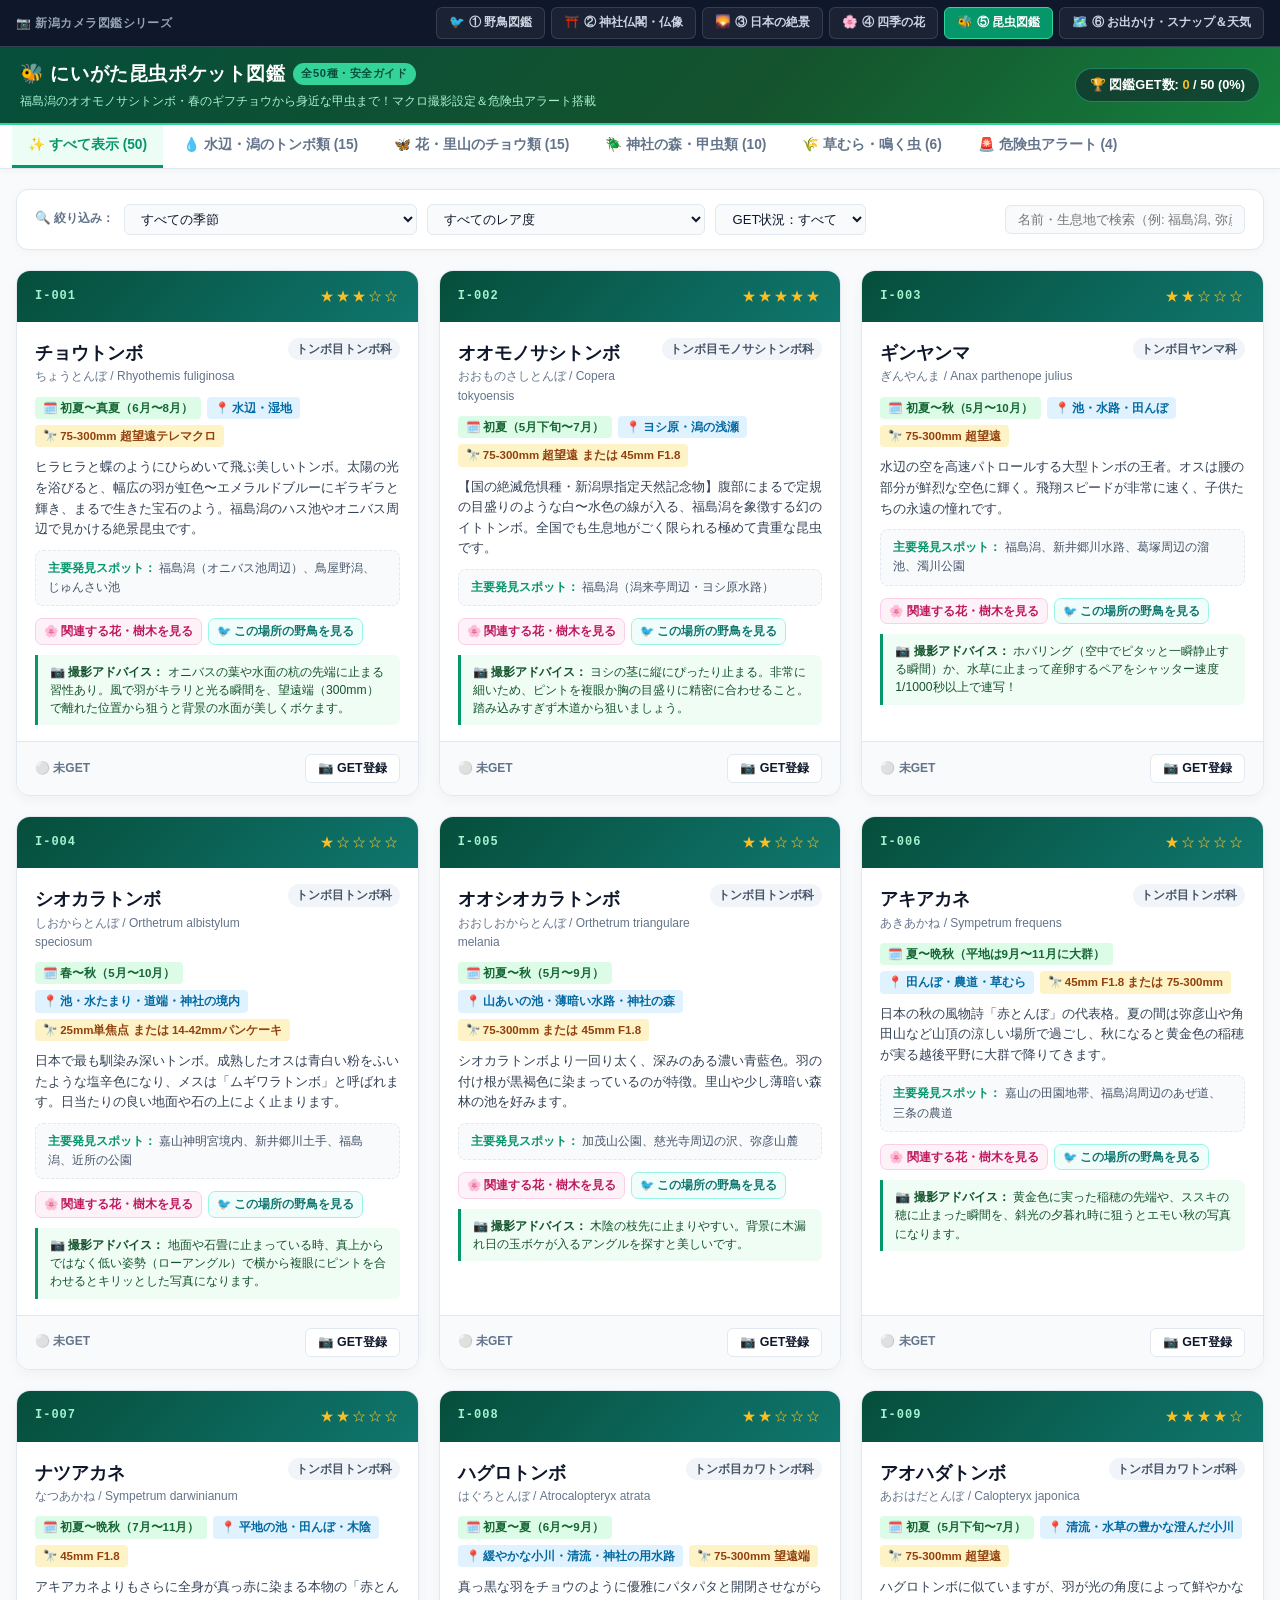
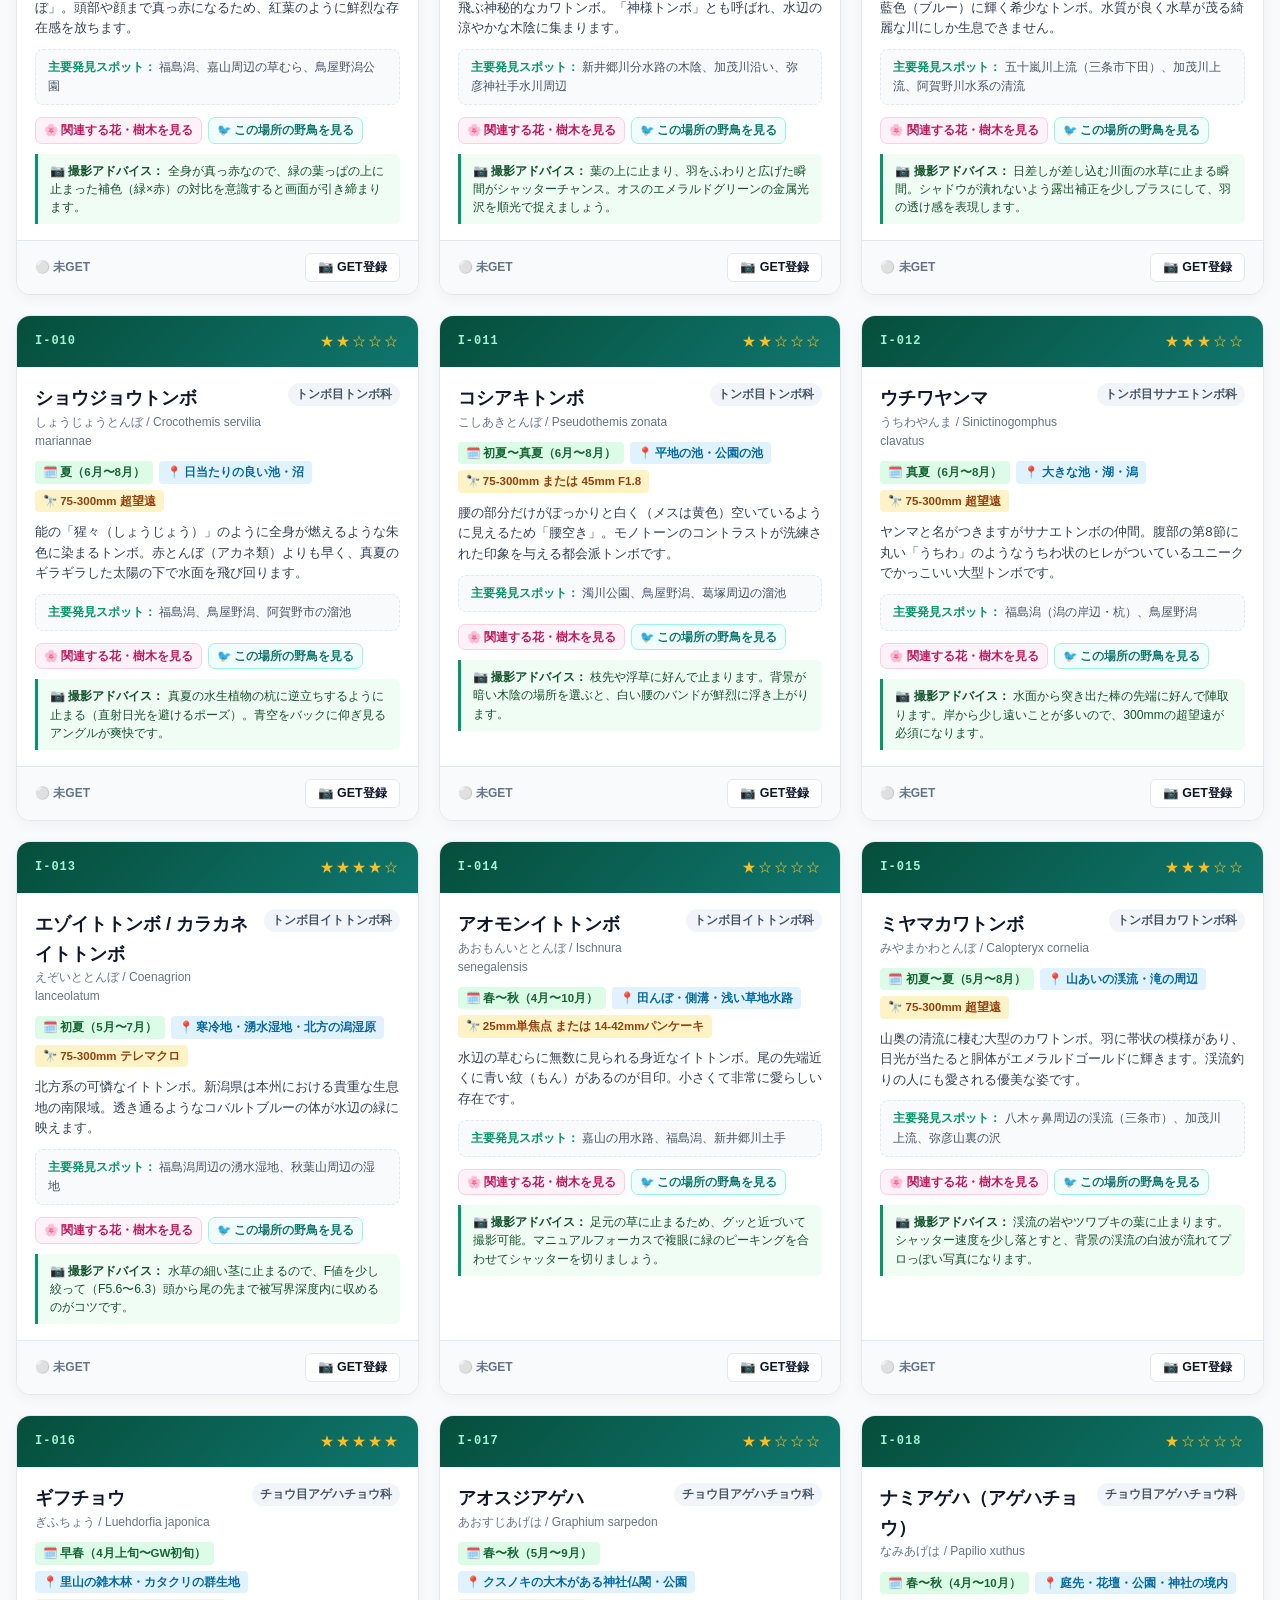
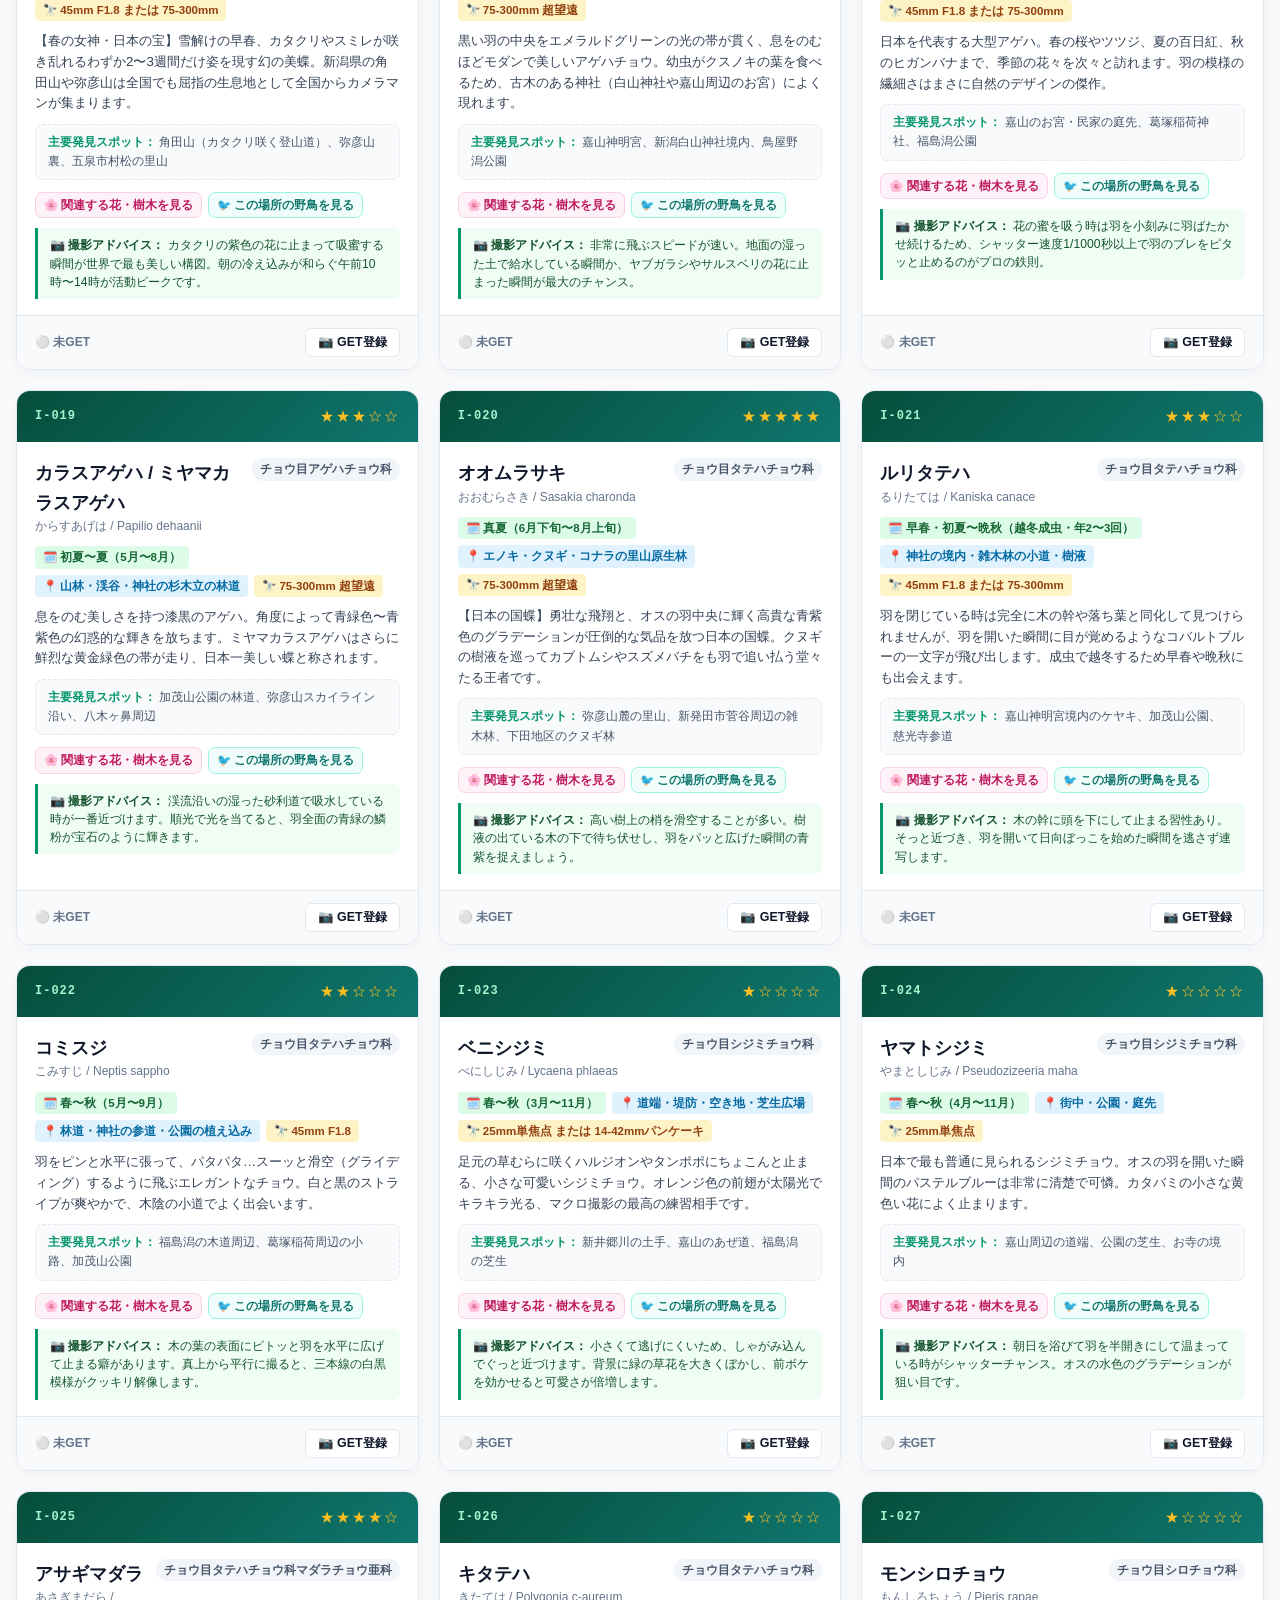
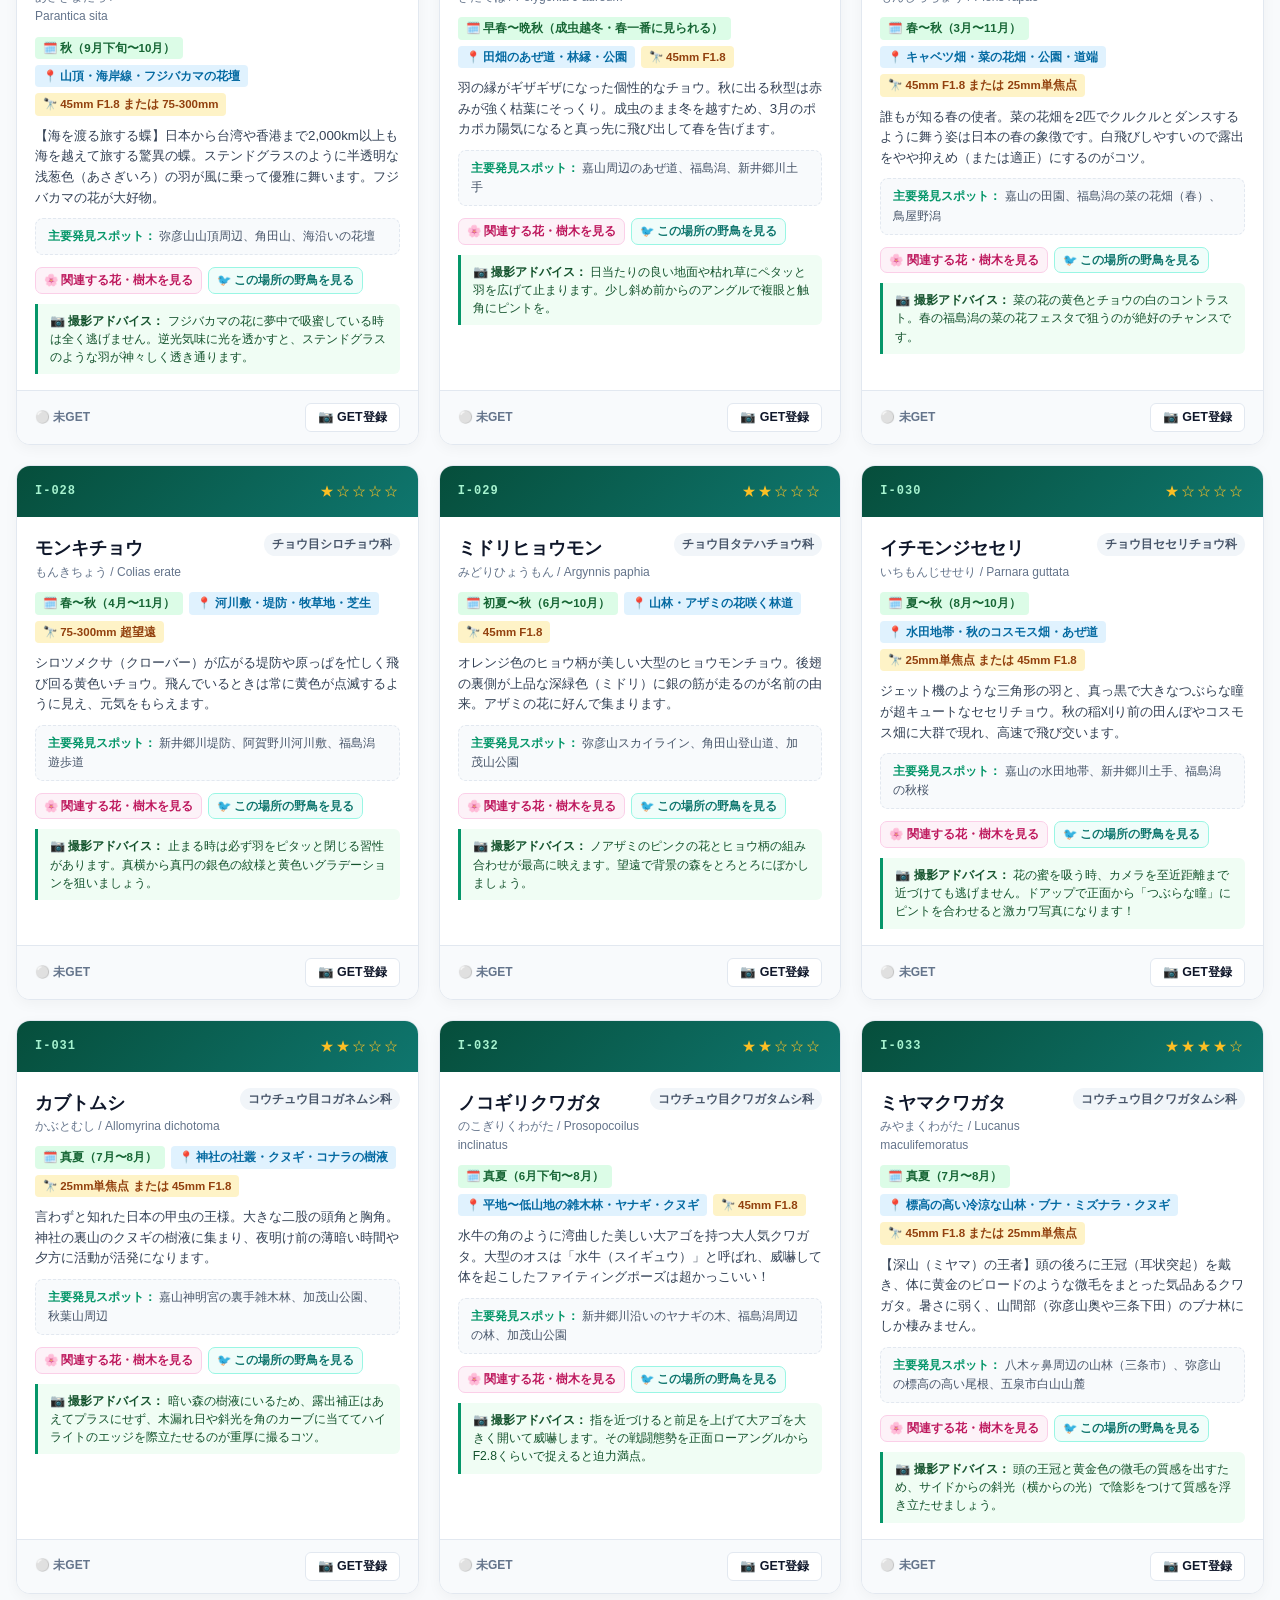
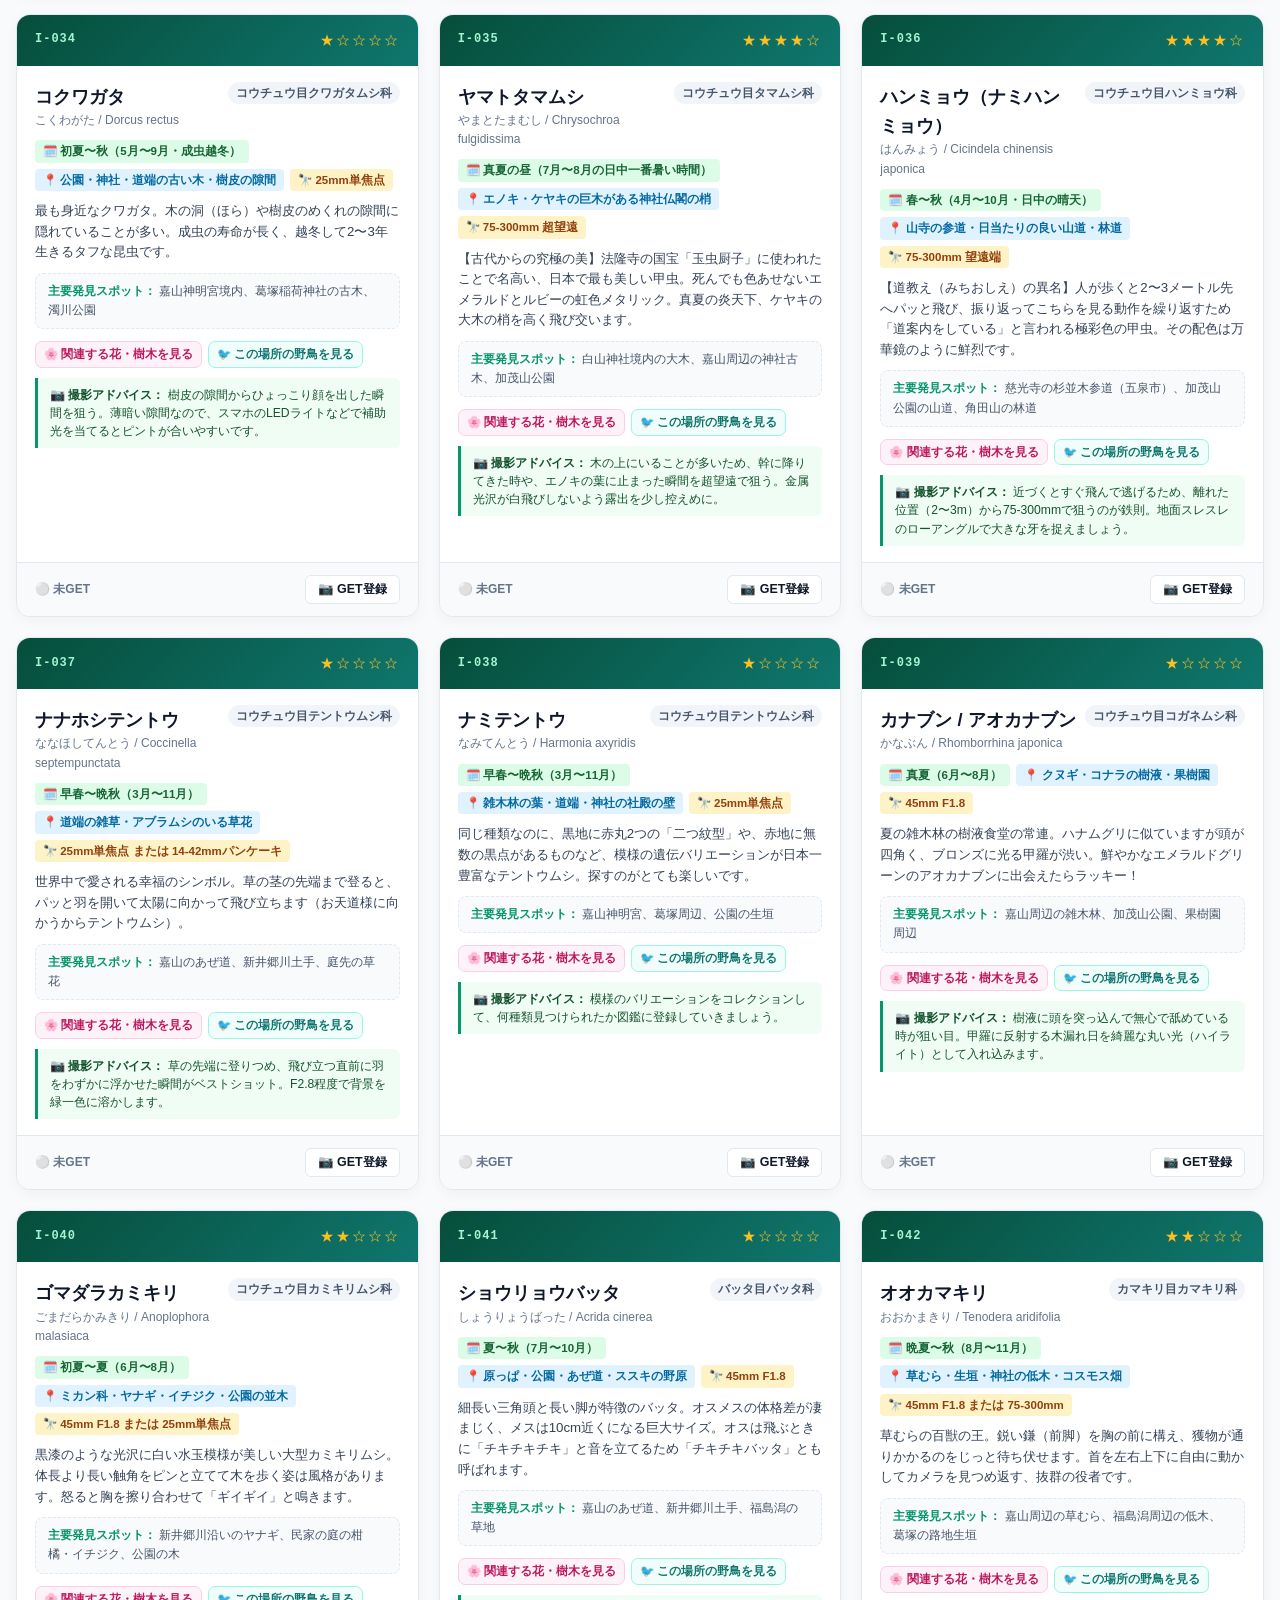
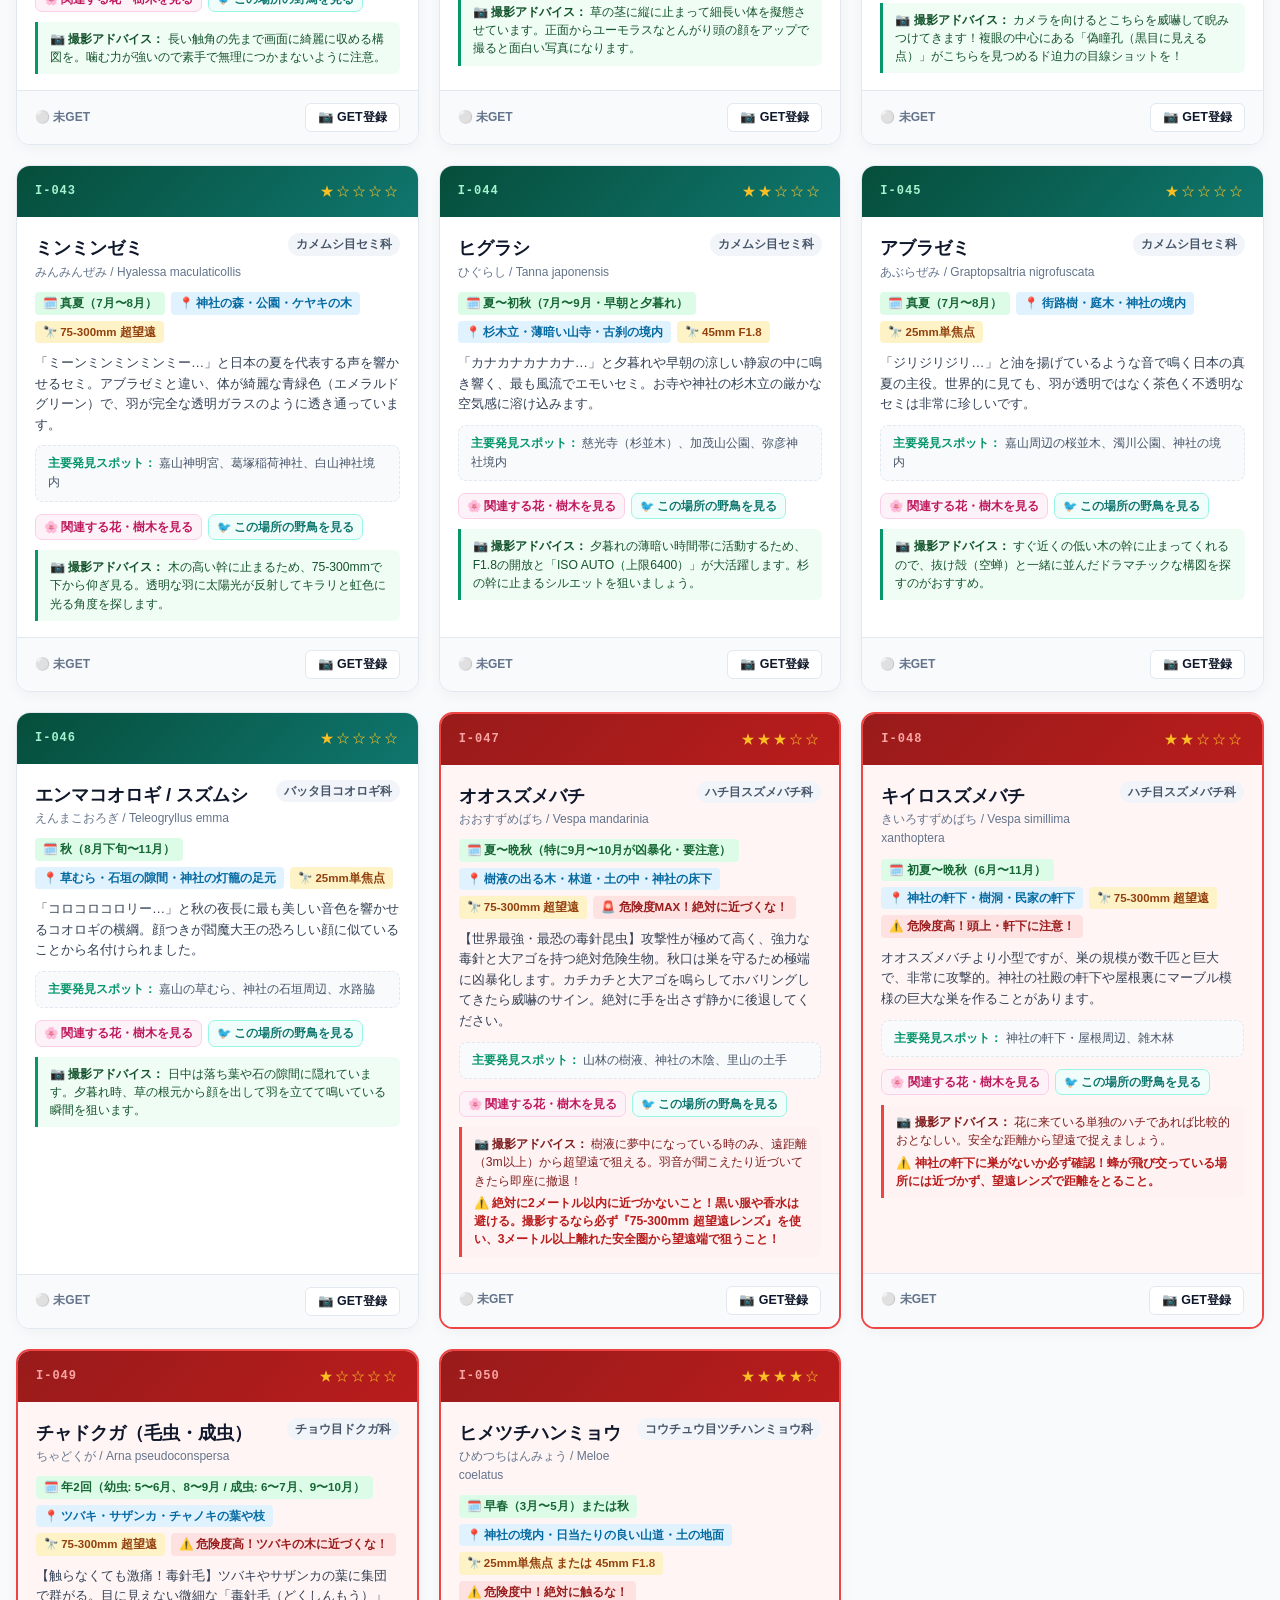
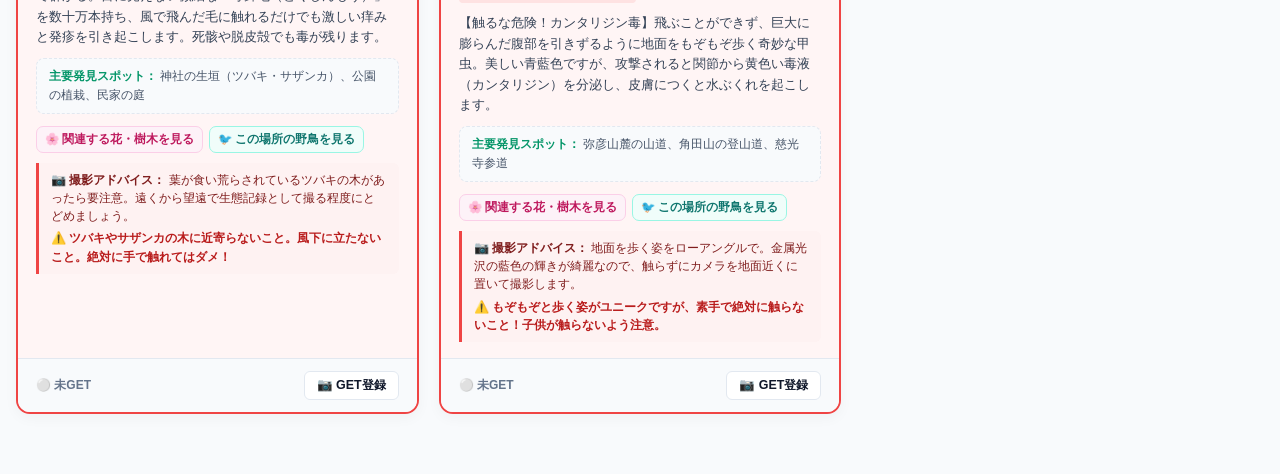
<file: 昆虫図鑑/index.html>
<!DOCTYPE html>
<html lang="ja">
<head>
  <meta charset="UTF-8" />
  <meta name="viewport" content="width=device-width, initial-scale=1.0" />
  <title>にいがた昆虫ポケット図鑑 | 福島潟・嘉山・新潟全域 リアル昆虫ポケモン図鑑（全50種）</title>
  <style>
    :root {
      --primary: #059669;
      --primary-dark: #064e3b;
      --primary-light: #ecfdf5;
      --accent: #d97706;
      --danger: #dc2626;
      --bg: #f8fafc;
      --text: #0f172a;
      --text-muted: #64748b;
      --card-bg: #ffffff;
      --border: #e2e8f0;
    }
    * { box-sizing: border-box; margin: 0; padding: 0; }
    body {
      font-family: -apple-system, BlinkMacSystemFont, "Hiragino Kaku Gothic ProN", "Yu Gothic", Meiryo, sans-serif;
      background: var(--bg);
      color: var(--text);
      line-height: 1.6;
    }

    /* 全5アプリ共通・最上部グローバルナビバー */
    .global-suite-nav {
      background: #0f172a;
      border-bottom: 1px solid #334155;
      padding: 7px 16px;
      position: sticky;
      top: 0;
      z-index: 1000;
    }
    .global-suite-inner {
      max-width: 1380px;
      margin: 0 auto;
      display: flex;
      justify-content: space-between;
      align-items: center;
      flex-wrap: wrap;
      gap: 8px;
    }
    .global-suite-links {
      display: flex;
      gap: 6px;
      flex-wrap: wrap;
      align-items: center;
    }
    .suite-nav-pill {
      display: inline-flex;
      align-items: center;
      gap: 5px;
      padding: 5px 12px;
      border-radius: 6px;
      font-size: 0.78rem;
      font-weight: 700;
      color: #cbd5e1;
      text-decoration: none;
      background: rgba(255,255,255,0.05);
      border: 1px solid rgba(255,255,255,0.12);
      transition: all 0.15s;
      white-space: nowrap;
    }
    .suite-nav-pill:hover {
      background: rgba(255,255,255,0.14);
      color: #ffffff;
    }
    .suite-nav-pill.active {
      background: #059669;
      color: #ffffff;
      border-color: #34d399;
      font-weight: 800;
    }

    /* Header */
    .insect-header {
      background: linear-gradient(135deg, #064e3b 0%, #14532d 60%, #15803d 100%);
      color: #fff;
      padding: 12px 20px;
      box-shadow: 0 2px 10px rgba(0,0,0,0.15);
      border-bottom: 2px solid #34d399;
    }
    .header-inner {
      max-width: 1380px;
      margin: 0 auto;
      display: flex;
      justify-content: space-between;
      align-items: center;
      flex-wrap: wrap;
      gap: 10px;
    }
    .brand-title {
      font-size: 1.2rem;
      font-weight: 900;
      letter-spacing: 0.03em;
      display: flex;
      align-items: center;
      gap: 8px;
    }
    .brand-sub {
      font-size: 0.75rem;
      color: #a7f3d0;
      margin-top: 2px;
    }

    /* Header Right Actions */
    .header-actions {
      display: flex;
      align-items: center;
      gap: 8px;
      flex-wrap: wrap;
    }
    .progress-pill {
      background: rgba(15, 23, 42, 0.5);
      border: 1px solid rgba(52, 211, 153, 0.45);
      padding: 6px 14px;
      border-radius: 99px;
      font-size: 0.8rem;
      font-weight: 700;
      color: #fff;
    }
    .btn {
      padding: 7px 13px;
      border-radius: 7px;
      font-size: 0.8rem;
      font-weight: 700;
      cursor: pointer;
      border: 1px solid transparent;
      text-decoration: none;
      transition: all 0.15s;
      display: inline-flex;
      align-items: center;
      gap: 5px;
    }
    .btn-gold {
      background: #d97706;
      color: #fff;
    }

    /* Category Nav（白背景＋下線タブに統一） */
    .cat-nav {
      background: #ffffff;
      border-bottom: 1px solid #e2e8f0;
      padding: 0 12px;
      position: sticky;
      top: 43px;
      z-index: 950;
      overflow-x: auto;
      white-space: nowrap;
      box-shadow: 0 2px 6px rgba(0,0,0,0.04);
    }
    .cat-nav-inner {
      max-width: 1380px;
      margin: 0 auto;
      display: flex;
      gap: 4px;
    }
    .cat-tab {
      background: transparent;
      color: #64748b;
      border: none;
      border-bottom: 3px solid transparent;
      padding: 11px 16px;
      border-radius: 0;
      font-size: 0.86rem;
      font-weight: 700;
      cursor: pointer;
      transition: all 0.15s;
    }
    .cat-tab:hover {
      color: #0f172a;
      background: #f8fafc;
    }
    .cat-tab.active {
      color: #059669;
      border-bottom-color: #059669;
      background: #ecfdf5;
      font-weight: 800;
    }
    .cat-tab.tab-danger.active {
      color: #dc2626;
      border-bottom-color: #dc2626;
      background: #fef2f2;
      font-weight: 800;
    }

    /* Main Container */
    .container {
      max-width: 1400px;
      margin: 0 auto;
      padding: 20px 16px 60px;
    }

    /* Filter Toolbar */
    .filter-bar {
      background: #fff;
      border: 1px solid var(--border);
      border-radius: 12px;
      padding: 14px 18px;
      margin-bottom: 20px;
      display: flex;
      flex-wrap: wrap;
      gap: 12px;
      align-items: center;
      justify-content: space-between;
      box-shadow: 0 2px 8px rgba(0,0,0,0.03);
    }
    .filter-group {
      display: flex;
      gap: 10px;
      flex-wrap: wrap;
      align-items: center;
    }
    .filter-label {
      font-size: 0.78rem;
      font-weight: 700;
      color: var(--text-muted);
    }
    .filter-select, .filter-input {
      padding: 6px 12px;
      border: 1px solid var(--border);
      border-radius: 6px;
      font-size: 0.82rem;
      outline: none;
      background: #f8fafc;
      color: var(--text);
    }
    .filter-select:focus, .filter-input:focus {
      border-color: var(--primary);
    }

    /* Insect Cards Grid */
    .insect-grid {
      display: grid;
      grid-template-columns: repeat(auto-fill, minmax(320px, 1fr));
      gap: 20px;
    }

    .insect-card {
      background: #fff;
      border-radius: 14px;
      border: 1px solid var(--border);
      overflow: hidden;
      box-shadow: 0 4px 14px rgba(0,0,0,0.04);
      transition: transform 0.2s, box-shadow 0.2s;
      display: flex;
      flex-direction: column;
      position: relative;
    }
    .insect-card:hover {
      transform: translateY(-4px);
      box-shadow: 0 8px 24px rgba(0,0,0,0.08);
      border-color: #10b981;
    }
    .insect-card.is-danger {
      border: 2px solid #ef4444;
      background: #fff5f5;
    }

    /* Card Top Banner */
    .card-banner {
      background: linear-gradient(135deg, #064e3b 0%, #0f766e 100%);
      color: #fff;
      padding: 14px 18px;
      display: flex;
      justify-content: space-between;
      align-items: center;
    }
    .card-banner.danger-banner {
      background: linear-gradient(135deg, #991b1b 0%, #b91c1c 100%);
    }
    .card-dex-no {
      font-size: 0.75rem;
      font-family: monospace;
      color: #a7f3d0;
      font-weight: 700;
      letter-spacing: 1px;
    }
    .card-banner.danger-banner .card-dex-no {
      color: #fca5a5;
    }
    .card-stars {
      color: #fbbf24;
      font-size: 0.9rem;
      letter-spacing: 2px;
    }

    .card-body {
      padding: 16px 18px;
      flex: 1;
      display: flex;
      flex-direction: column;
      gap: 10px;
    }

    .card-title-row {
      display: flex;
      justify-content: space-between;
      align-items: flex-start;
      gap: 8px;
    }
    .card-name {
      font-size: 1.15rem;
      font-weight: 800;
      color: var(--text);
    }
    .card-kana {
      font-size: 0.75rem;
      color: var(--text-muted);
    }
    .card-order-tag {
      font-size: 0.72rem;
      background: #f1f5f9;
      color: #475569;
      padding: 2px 8px;
      border-radius: 99px;
      font-weight: 600;
      white-space: nowrap;
    }

    /* Tags */
    .meta-tags {
      display: flex;
      gap: 6px;
      flex-wrap: wrap;
    }
    .meta-tag {
      font-size: 0.72rem;
      padding: 2px 8px;
      border-radius: 4px;
      font-weight: 600;
    }
    .tag-season { background: #dcfce7; color: #166534; }
    .tag-env { background: #e0f2fe; color: #0369a1; }
    .tag-lens { background: #fef3c7; color: #92400e; font-weight: 700; }
    .tag-danger { background: #fee2e2; color: #991b1b; font-weight: 800; animation: pulseDanger 1.5s infinite; }
    @keyframes pulseDanger {
      0%, 100% { opacity: 1; }
      50% { opacity: 0.6; }
    }

    .card-desc {
      font-size: 0.83rem;
      color: #334155;
      line-height: 1.55;
    }

    /* Spot List */
    .card-spots {
      background: #f8fafc;
      border: 1px dashed var(--border);
      border-radius: 8px;
      padding: 8px 12px;
      font-size: 0.75rem;
      color: #475569;
    }
    .card-spots strong {
      color: var(--primary);
    }

    /* Photo Tip Box */
    .card-tip {
      background: #f0fdf4;
      border-left: 3px solid var(--primary);
      padding: 8px 12px;
      border-radius: 0 6px 6px 0;
      font-size: 0.76rem;
      color: #14532d;
      line-height: 1.5;
    }
    .card-tip.danger-tip {
      background: #fef2f2;
      border-left-color: #ef4444;
      color: #7f1d1d;
    }

    /* Card Footer GET Button */
    .card-footer {
      padding: 12px 18px;
      background: #f8fafc;
      border-top: 1px solid var(--border);
      display: flex;
      justify-content: space-between;
      align-items: center;
    }
    .get-status-badge {
      font-size: 0.75rem;
      font-weight: 700;
      color: var(--text-muted);
    }
    .get-status-badge.got {
      color: #059669;
      display: flex;
      align-items: center;
      gap: 4px;
    }
    .btn-get {
      padding: 5px 12px;
      background: #fff;
      border: 1px solid var(--border);
      border-radius: 6px;
      font-size: 0.78rem;
      font-weight: 700;
      color: var(--text);
      cursor: pointer;
      transition: all 0.2s;
    }
    .btn-get:hover {
      background: var(--primary);
      color: #fff;
      border-color: var(--primary);
    }

    /* Modal */
    .modal-backdrop {
      position: fixed;
      inset: 0;
      background: rgba(0, 0, 0, 0.75);
      z-index: 1000;
      display: none;
      align-items: center;
      justify-content: center;
      padding: 20px;
    }
    .modal-backdrop.show { display: flex; }
    .modal-box {
      background: #fff;
      border-radius: 16px;
      max-width: 600px;
      width: 100%;
      padding: 24px;
      box-shadow: 0 10px 40px rgba(0,0,0,0.3);
      position: relative;
      max-height: 90vh;
      overflow-y: auto;
    }
    .modal-close {
      position: absolute;
      top: 16px;
      right: 16px;
      background: #f1f5f9;
      border: none;
      width: 32px;
      height: 32px;
      border-radius: 50%;
      font-size: 1.2rem;
      cursor: pointer;
    }
  </style>
</head>
<body>

  <!-- 全5アプリ共通・最上部グローバルナビバー（1〜5番の順序固定） -->
  <nav class="global-suite-nav">
    <div class="global-suite-inner">
      <div style="font-size:0.74rem; font-weight:800; color:#94a3b8; letter-spacing:0.04em;">
        📷 新潟カメラ図鑑シリーズ
      </div>
      <div class="global-suite-links">
        <a href="../index.html" class="suite-nav-pill">🐦 ① 野鳥図鑑</a>
        <a href="../神社仏閣・絶景・花図鑑/index.html" class="suite-nav-pill">⛩️ ② 神社仏閣・仏像</a>
        <a href="../日本の絶景・風景図鑑/index.html" class="suite-nav-pill">🌄 ③ 日本の絶景</a>
        <a href="../四季の花・草木図鑑/index.html" class="suite-nav-pill">🌸 ④ 四季の花</a>
        <a href="index.html" class="suite-nav-pill active">🐝 ⑤ 昆虫図鑑</a>
        <a href="../冒険プランナー＆海釣り天気/index.html" class="suite-nav-pill">🗺️ ⑥ お出かけ・スナップ＆天気</a>
      </div>
    </div>
  </nav>

  <!-- Header -->
  <header class="insect-header">
    <div class="header-inner">
      <div>
        <div class="brand-title">
          <span>🐝 にいがた昆虫ポケット図鑑</span>
          <span style="font-size:0.7rem; background:#34d399; color:#064e3b; padding:2px 8px; border-radius:99px; font-weight:800;">全50種・安全ガイド</span>
        </div>
        <div class="brand-sub">福島潟のオオモノサシトンボ・春のギフチョウから身近な甲虫まで！マクロ撮影設定＆危険虫アラート搭載</div>
      </div>

      <div class="header-actions">
        <div class="progress-pill">
          🏆 図鑑GET数: <strong id="hdr-get-count" style="color:#fbbf24;">0</strong> / <span id="hdr-total-count">50</span> (<span id="hdr-pct">0</span>%)
        </div>
      </div>
    </div>
  </header>

  <!-- Category Nav -->
  <nav class="cat-nav">
    <div class="cat-nav-inner">
      <button class="cat-tab active" data-cat="all" onclick="InsectApp.setCategory('all')">✨ すべて表示 (50)</button>
      <button class="cat-tab" data-cat="dragonfly" onclick="InsectApp.setCategory('dragonfly')">💧 水辺・潟のトンボ類 (15)</button>
      <button class="cat-tab" data-cat="butterfly" onclick="InsectApp.setCategory('butterfly')">🦋 花・里山のチョウ類 (15)</button>
      <button class="cat-tab" data-cat="beetle" onclick="InsectApp.setCategory('beetle')">🪲 神社の森・甲虫類 (10)</button>
      <button class="cat-tab" data-cat="cricket" onclick="InsectApp.setCategory('cricket')">🌾 草むら・鳴く虫 (6)</button>
      <button class="cat-tab tab-danger" data-cat="danger" onclick="InsectApp.setCategory('danger')">🚨 危険虫アラート (4)</button>
    </div>
  </nav>

  <main class="container">
    <!-- Filter Toolbar -->
    <div class="filter-bar">
      <div class="filter-group">
        <span class="filter-label">🔍 絞り込み：</span>
        <select id="filter-season" class="filter-select" onchange="InsectApp.applyFilter()">
          <option value="all">すべての季節</option>
          <option value="春">早春・春（ギフチョウ・菜の花）</option>
          <option value="初夏">初夏（チョウトンボ・イトトンボ）</option>
          <option value="夏">真夏（カブトムシ・セミ・タマムシ）</option>
          <option value="秋">秋（赤とんぼ・アサギマダラ・コオロギ）</option>
        </select>

        <select id="filter-rarity" class="filter-select" onchange="InsectApp.applyFilter()">
          <option value="all">すべてのレア度</option>
          <option value="1">★1 身近で必ず会える</option>
          <option value="2">★2 季節の花や木で狙える</option>
          <option value="3">★3 福島潟や神社の森で狙う</option>
          <option value="4">★4 美麗・人気中レア種</option>
          <option value="5">★5 幻の激レア（天然記念物・国蝶等）</option>
        </select>

        <select id="filter-status" class="filter-select" onchange="InsectApp.applyFilter()">
          <option value="all">GET状況：すべて</option>
          <option value="got">GET済みのみ</option>
          <option value="ungot">未GETのみ</option>
        </select>
      </div>

      <div class="filter-group">
        <input type="text" id="search-input" class="filter-input" placeholder="名前・生息地で検索（例: 福島潟, 弥彦）" oninput="InsectApp.applyFilter()" style="width:240px;">
      </div>
    </div>

    <!-- Cards Grid -->
    <div class="insect-grid" id="insect-grid"></div>
  </main>

  <!-- Photo GET Modal -->
  <div class="modal-backdrop" id="capture-modal">
    <div class="modal-box">
      <button class="modal-close" onclick="InsectApp.closeCaptureModal()">×</button>
      <h3 style="font-size:1.15rem; color:#064e3b; margin-bottom:12px; display:flex; align-items:center; gap:6px;">
        📸 昆虫写真GET登録
      </h3>
      <p style="font-size:0.85rem; color:#64748b; margin-bottom:16px;">
        撮影した昆虫の写真を選ぶと、図鑑に「GET済み」として記録されます！
      </p>

      <form id="capture-form" onsubmit="InsectApp.saveCapture(event)">
        <input type="hidden" id="cap-target-id" value="">
        <div style="margin-bottom:14px;">
          <label style="font-size:0.8rem; font-weight:700; color:#475569; display:block; margin-bottom:4px;">対象昆虫</label>
          <input type="text" id="cap-target-name" readonly style="width:100%; padding:8px 12px; background:#f1f5f9; border:1px solid #cbd5e1; border-radius:6px; font-weight:700;">
        </div>

        <div style="margin-bottom:14px;">
          <label style="font-size:0.8rem; font-weight:700; color:#475569; display:block; margin-bottom:4px;">写真ファイルを選択</label>
          <input type="file" id="cap-file-input" accept="image/*" style="width:100%;" onchange="InsectApp.previewPhoto(event)" required>
          <img id="cap-preview-img" style="width:100%; max-height:220px; object-fit:contain; border-radius:6px; margin-top:10px; display:none;">
        </div>

        <div style="margin-bottom:18px;">
          <label style="font-size:0.8rem; font-weight:700; color:#475569; display:block; margin-bottom:4px;">撮影メモ・発見場所</label>
          <input type="text" id="cap-memo" placeholder="例: 福島潟のオニバス池で75-300mmで撮影！" style="width:100%; padding:8px 12px; border:1px solid #cbd5e1; border-radius:6px;">
        </div>

        <div style="display:flex; justify-content:flex-end; gap:10px;">
          <button type="button" class="btn" style="background:#e2e8f0; color:#475569;" onclick="InsectApp.closeCaptureModal()">キャンセル</button>
          <button type="submit" class="btn btn-gold">🏆 GET登録を完了する</button>
        </div>
      </form>
    </div>
  </div>

  <!-- Scripts -->
  <script src="../js/data-insects.js"></script>
  <script>
    const InsectApp = {
      state: {
        category: 'all',
        season: 'all',
        rarity: 'all',
        status: 'all',
        searchQuery: '',
        getRecords: {} // { insectId: { date, memo, photoUrl } }
      },

      init() {
        this.loadStorage();
        this.render();
      },

      loadStorage() {
        try {
          const raw = localStorage.getItem('niigata_insect_dex_records');
          if (raw) this.state.getRecords = JSON.parse(raw);
        } catch (_) {}
      },

      saveStorage() {
        try {
          localStorage.setItem('niigata_insect_dex_records', JSON.stringify(this.state.getRecords));
        } catch (_) {}
      },

      setCategory(cat) {
        this.state.category = cat;
        document.querySelectorAll('.cat-tab').forEach(t => {
          t.classList.toggle('active', t.getAttribute('data-cat') === cat);
        });
        this.render();
      },

      applyFilter() {
        this.state.season = document.getElementById('filter-season').value;
        this.state.rarity = document.getElementById('filter-rarity').value;
        this.state.status = document.getElementById('filter-status').value;
        this.state.searchQuery = document.getElementById('search-input').value.trim().toLowerCase();
        this.render();
      },

      render() {
        const list = window.NIIGATA_INSECTS || [];
        const grid = document.getElementById('insect-grid');

        // Filter logic
        const filtered = list.filter(item => {
          // Category
          if (this.state.category === 'dragonfly' && !item.order.includes('トンボ')) return false;
          if (this.state.category === 'butterfly' && !item.order.includes('チョウ')) return false;
          if (this.state.category === 'beetle' && !item.order.includes('コウチュウ')) return false;
          if (this.state.category === 'cricket' && (!item.order.includes('バッタ') && !item.order.includes('セミ') && !item.order.includes('カマキリ'))) return false;
          if (this.state.category === 'danger' && item.danger === 'none') return false;

          // Season
          if (this.state.season !== 'all' && !item.season.includes(this.state.season)) return false;

          // Rarity
          if (this.state.rarity !== 'all' && item.rarity !== parseInt(this.state.rarity)) return false;

          // Status
          const isGot = !!this.state.getRecords[item.id];
          if (this.state.status === 'got' && !isGot) return false;
          if (this.state.status === 'ungot' && isGot) return false;

          // Search query
          if (this.state.searchQuery) {
            const q = this.state.searchQuery;
            const matchName = item.name.toLowerCase().includes(q) || item.kana.includes(q);
            const matchSpots = item.spots.some(s => s.toLowerCase().includes(q));
            const matchDesc = item.description.toLowerCase().includes(q);
            if (!matchName && !matchSpots && !matchDesc) return false;
          }

          return true;
        });

        // Update Header progress
        const total = list.length;
        const gotCount = Object.keys(this.state.getRecords).length;
        document.getElementById('hdr-get-count').textContent = gotCount;
        document.getElementById('hdr-total-count').textContent = total;
        document.getElementById('hdr-pct').textContent = total > 0 ? Math.round((gotCount / total) * 100) : 0;

        // Render HTML
        if (filtered.length === 0) {
          grid.innerHTML = `
            <div style="grid-column: 1 / -1; text-align:center; padding:50px 20px; background:#fff; border-radius:12px; border:1px solid #e2e8f0;">
              <div style="font-size:2.5rem; margin-bottom:10px;">🔍</div>
              <h3 style="color:#64748b; font-size:1.05rem;">条件に一致する昆虫が見つかりませんでした</h3>
              <p style="font-size:0.85rem; color:#94a3b8; margin-top:6px;">フィルター条件を変更して再度お試しください。</p>
            </div>
          `;
          return;
        }

        grid.innerHTML = filtered.map(item => {
          const isGot = !!this.state.getRecords[item.id];
          const isDanger = item.danger !== 'none';
          const stars = '★'.repeat(item.rarity) + '☆'.repeat(5 - item.rarity);

          return `
            <div class="insect-card ${isDanger ? 'is-danger' : ''}">
              <div class="card-banner ${isDanger ? 'danger-banner' : ''}">
                <span class="card-dex-no">${item.dexNo}</span>
                <span class="card-stars">${stars}</span>
              </div>

              <div class="card-body">
                <div class="card-title-row">
                  <div>
                    <h3 class="card-name">${item.name}</h3>
                    <div class="card-kana">${item.kana} / ${item.englishName}</div>
                  </div>
                  <span class="card-order-tag">${item.order}</span>
                </div>

                <div class="meta-tags">
                  <span class="meta-tag tag-season">🗓️ ${item.season}</span>
                  <span class="meta-tag tag-env">📍 ${item.environment.split('（')[0]}</span>
                  <span class="meta-tag tag-lens">🔭 ${item.recommendedLens.split('（')[0]}</span>
                  ${isDanger ? `<span class="meta-tag tag-danger">${item.dangerLevel}</span>` : ''}
                </div>

                <p class="card-desc">${item.description}</p>

                <div class="card-spots">
                  <strong>主要発見スポット：</strong> ${item.spots.join('、')}
                </div>

                <div style="display:flex; gap:6px; flex-wrap:wrap; margin-top:2px;">
                  <a href="../四季の花・草木図鑑/index.html" class="btn" style="background:#fdf2f8; color:#be185d; border:1px solid #fbcfe8; font-size:0.72rem; padding:3px 8px;">🌸 関連する花・樹木を見る</a>
                  <a href="../index.html" class="btn" style="background:#f0fdfa; color:#0f766e; border:1px solid #99f6e4; font-size:0.72rem; padding:3px 8px;">🐦 この場所の野鳥を見る</a>
                </div>

                <div class="card-tip ${isDanger ? 'danger-tip' : ''}">
                  <strong>📷 撮影アドバイス：</strong> ${item.photoTip}
                  ${isDanger ? `<div style="margin-top:4px; font-weight:800; color:#b91c1c;">⚠️ ${item.dangerAdvice}</div>` : ''}
                </div>
              </div>

              <div class="card-footer">
                <div class="get-status-badge ${isGot ? 'got' : ''}">
                  ${isGot ? '🏆 GET済み！' : '⚪ 未GET'}
                </div>
                <button class="btn-get" onclick="InsectApp.openCaptureModal('${item.id}', '${item.name}')">
                  ${isGot ? '📷 写真を更新' : '📷 GET登録'}
                </button>
              </div>
            </div>
          `;
        }).join('');
      },

      openCaptureModal(id, name) {
        document.getElementById('cap-target-id').value = id;
        document.getElementById('cap-target-name').value = name;
        document.getElementById('cap-memo').value = '';
        document.getElementById('cap-file-input').value = '';
        document.getElementById('cap-preview-img').style.display = 'none';

        if (this.state.getRecords[id]) {
          const rec = this.state.getRecords[id];
          document.getElementById('cap-memo').value = rec.memo || '';
          if (rec.photoUrl) {
            const prev = document.getElementById('cap-preview-img');
            prev.src = rec.photoUrl;
            prev.style.display = 'block';
          }
        }

        document.getElementById('capture-modal').classList.add('show');
      },

      closeCaptureModal() {
        document.getElementById('capture-modal').classList.remove('show');
      },

      previewPhoto(e) {
        const file = e.target.files[0];
        if (!file) return;
        const reader = new FileReader();
        reader.onload = (event) => {
          const img = document.getElementById('cap-preview-img');
          img.src = event.target.result;
          img.style.display = 'block';
        };
        reader.readAsDataURL(file);
      },

      saveCapture(e) {
        e.preventDefault();
        const id = document.getElementById('cap-target-id').value;
        const memo = document.getElementById('cap-memo').value.trim();
        const prevImg = document.getElementById('cap-preview-img');

        this.state.getRecords[id] = {
          date: new Date().toISOString(),
          memo: memo,
          photoUrl: prevImg.src || ''
        };

        this.saveStorage();
        this.closeCaptureModal();
        this.render();
      }
    };

    window.addEventListener('DOMContentLoaded', () => {
      InsectApp.init();
    });
  </script>
</body>
</html>
</file>
